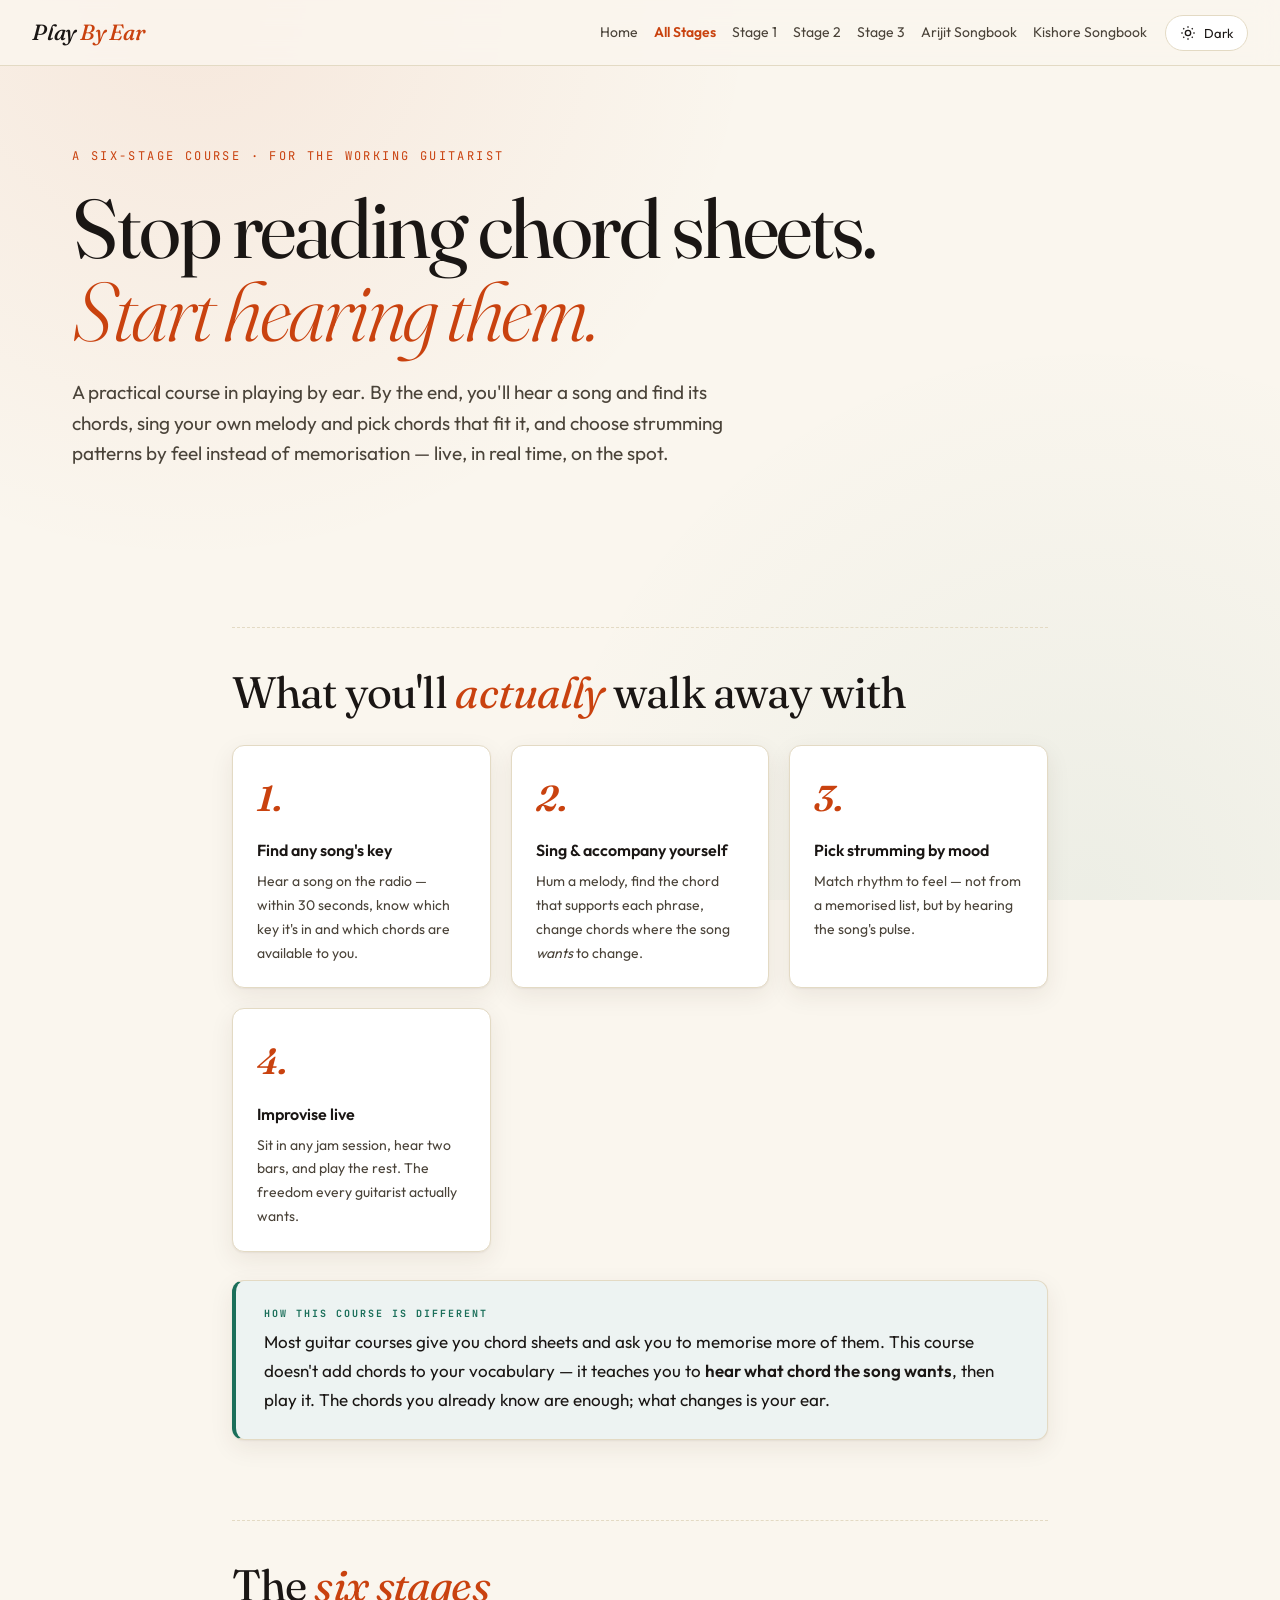
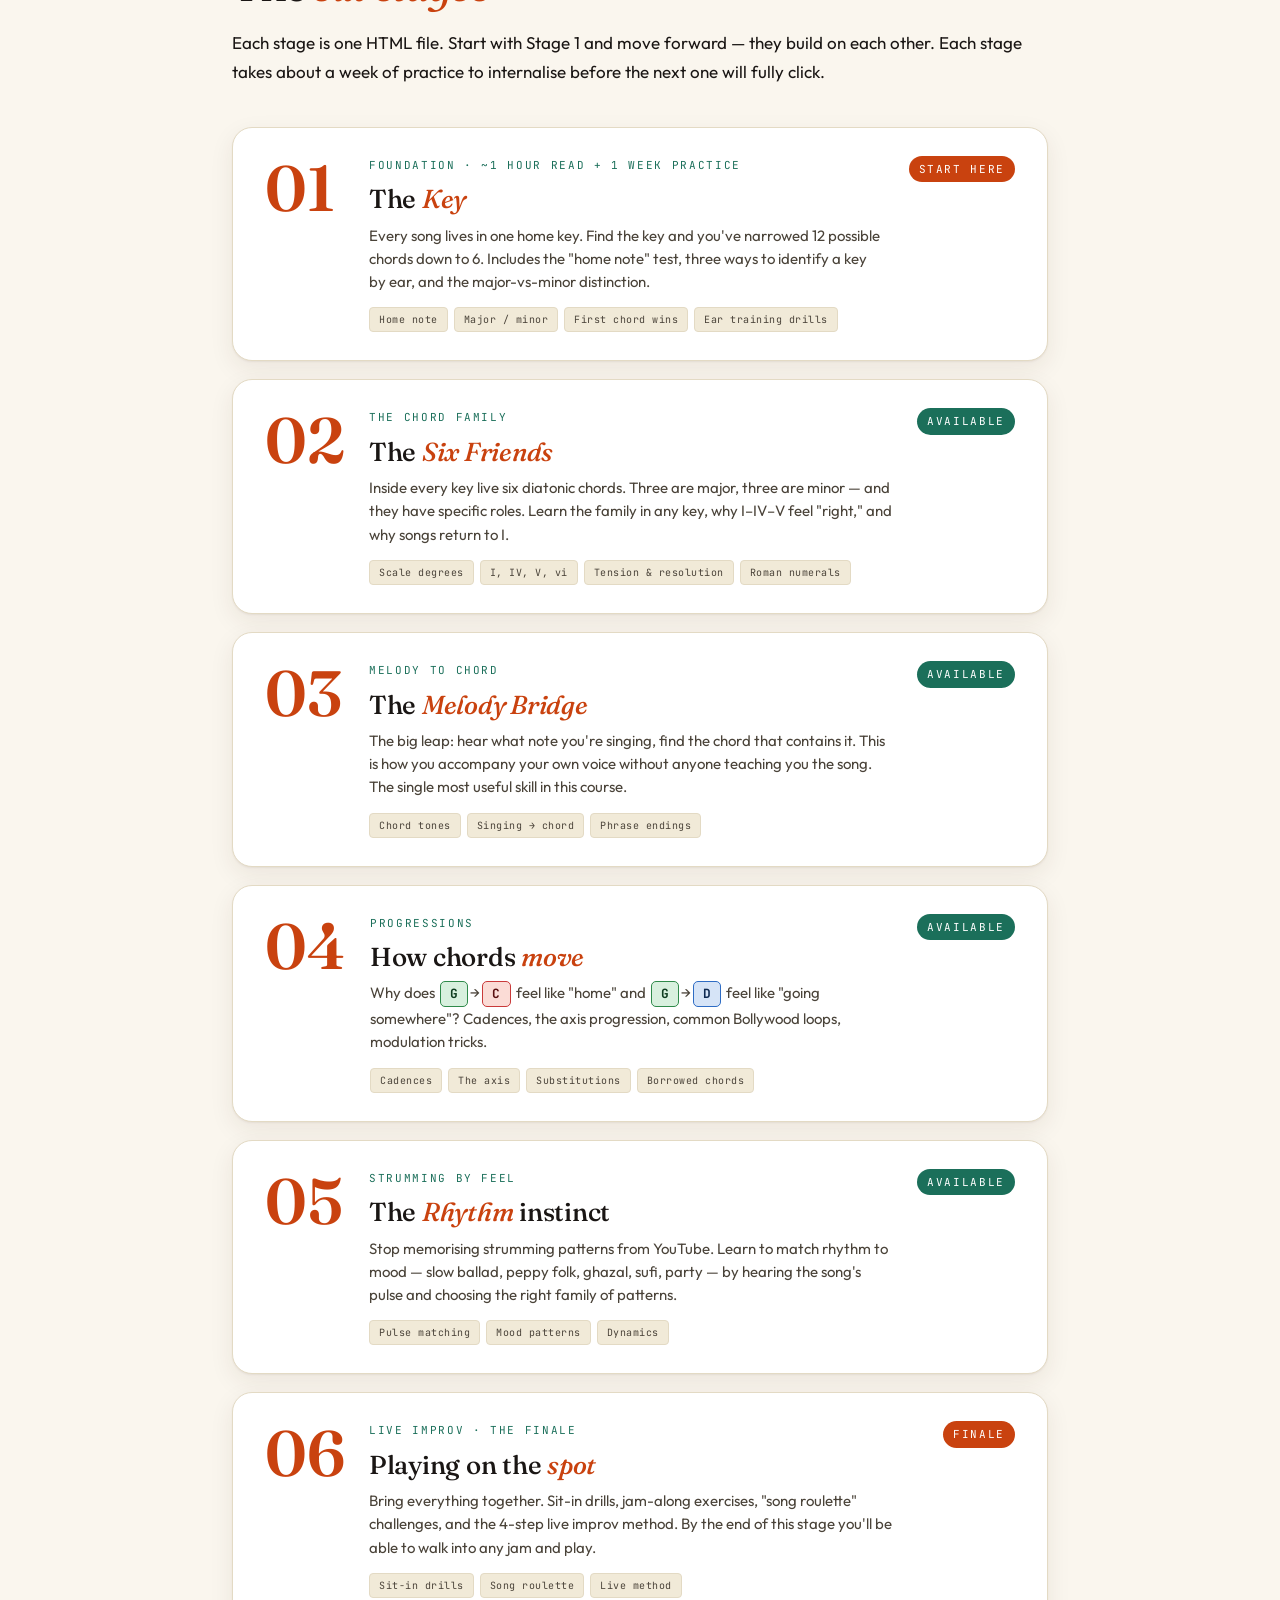
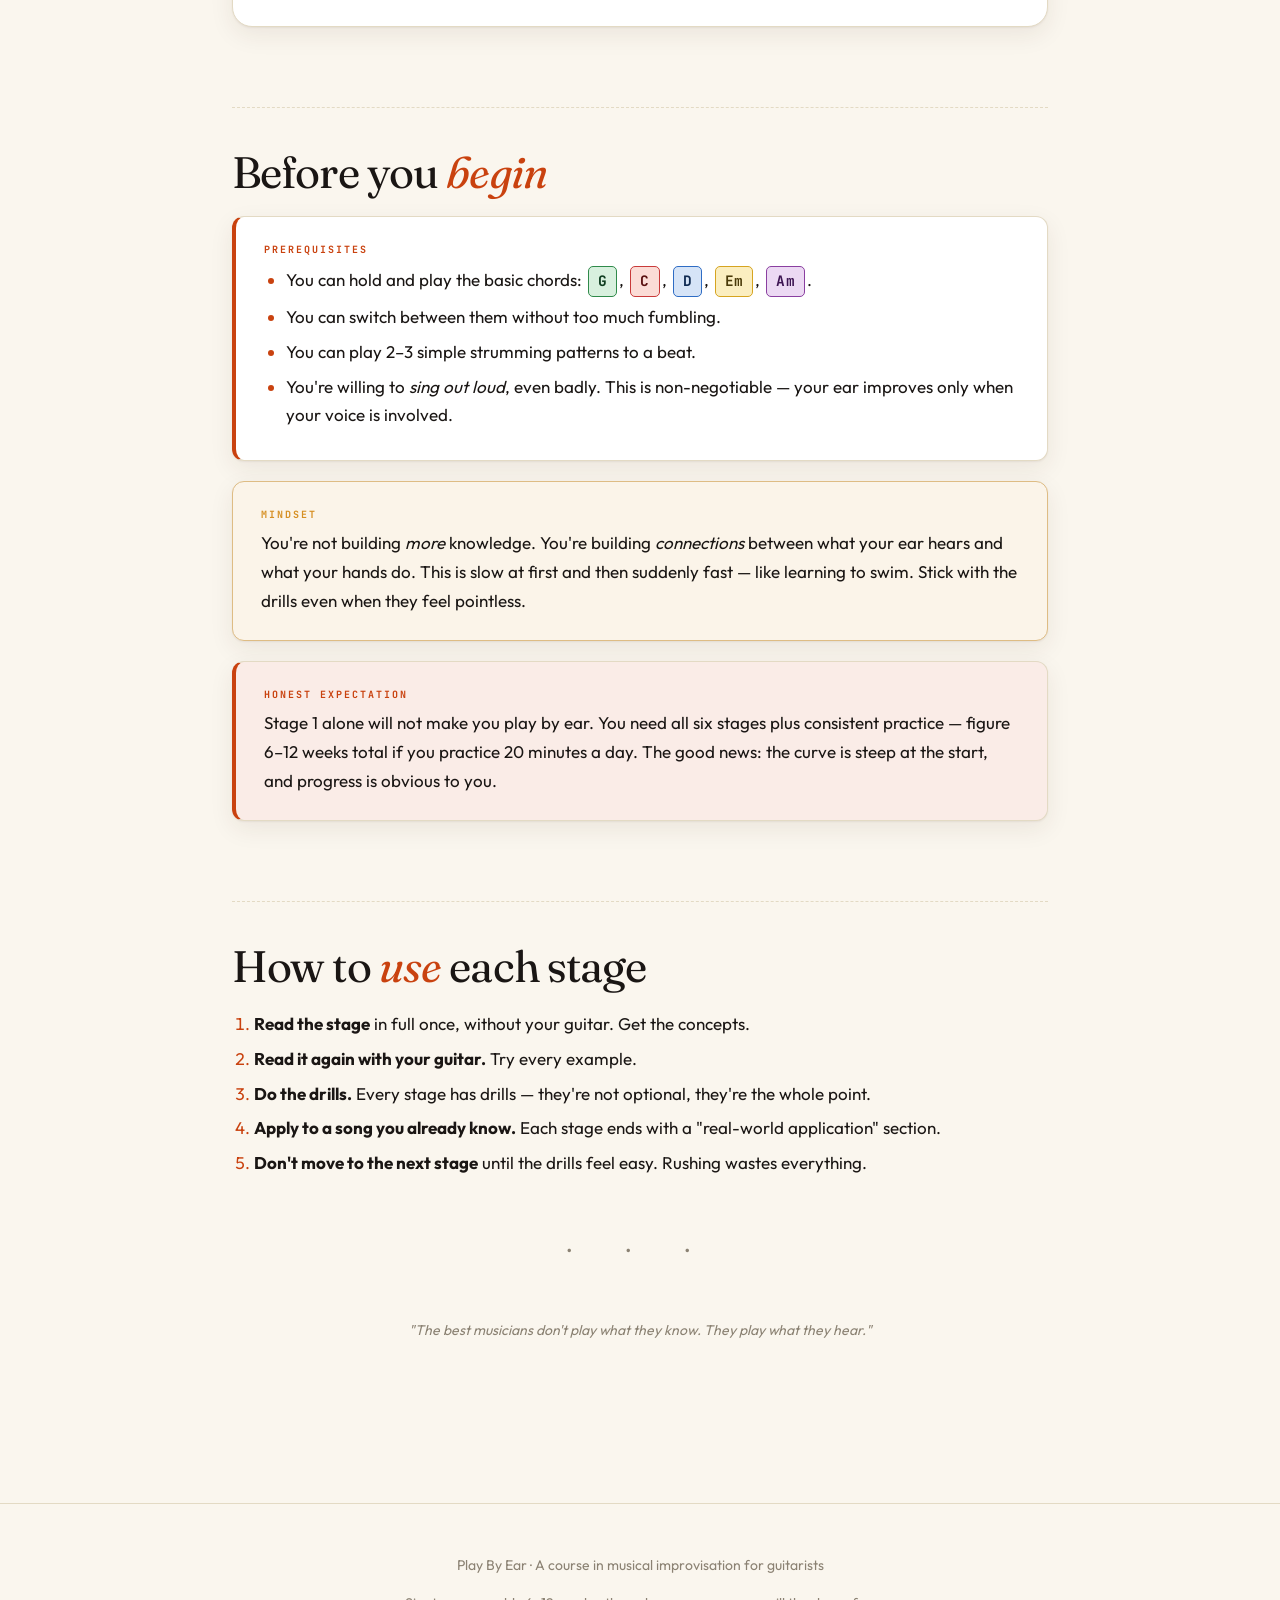
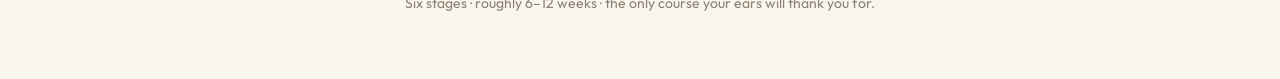
<file: advance_course/advance_course.html>
<!DOCTYPE html>
<html lang="en" data-theme="light">
<head>
<meta charset="UTF-8" />
<meta name="viewport" content="width=device-width, initial-scale=1.0" />
<title>Play By Ear · A Course in Musical Improvisation</title>
<link rel="preconnect" href="https://fonts.googleapis.com" />
<link rel="preconnect" href="https://fonts.gstatic.com" crossorigin />
<link href="https://fonts.googleapis.com/css2?family=Fraunces:ital,wght@0,300..900;1,300..900&family=Outfit:wght@300..800&family=JetBrains+Mono:wght@400..700&display=swap" rel="stylesheet" />
<link rel="stylesheet" href="shared.css" />
<style>
  .stages-grid {
    display: grid; grid-template-columns: 1fr; gap: 18px;
    margin: 40px 0;
  }
  .stage-card {
    display: flex; gap: 24px; align-items: flex-start;
    background: var(--bg-elev);
    border: 1px solid var(--line);
    border-radius: var(--radius-lg);
    padding: 28px 32px;
    text-decoration: none;
    color: inherit;
    transition: all .25s ease;
    box-shadow: var(--shadow);
  }
  .stage-card:hover {
    transform: translateY(-2px);
    border-color: var(--accent);
    box-shadow: var(--shadow-lg);
    color: inherit;
  }
  .stage-card.locked {
    opacity: .55;
    pointer-events: none;
  }
  .stage-card .stage-num {
    font-family: var(--display); font-weight: 600;
    font-size: 64px; line-height: 1;
    color: var(--accent);
    min-width: 80px;
  }
  .stage-card .stage-content { flex: 1; }
  .stage-card .stage-title {
    font-family: var(--display); font-weight: 500;
    font-size: 26px; line-height: 1.2; letter-spacing: -.01em;
    margin: 0 0 6px;
  }
  .stage-card .stage-title em { font-style: italic; color: var(--accent); }
  .stage-card .stage-sub {
    font-family: var(--mono); font-size: 11px; letter-spacing: .15em; text-transform: uppercase;
    color: var(--accent-3); margin-bottom: 10px;
  }
  .stage-card .stage-desc {
    color: var(--ink-soft); font-size: 15px; line-height: 1.55;
    margin: 8px 0 14px;
  }
  .stage-card .stage-skills {
    display: flex; flex-wrap: wrap; gap: 6px;
  }
  .stage-card .skill {
    font-family: var(--mono); font-size: 10px; letter-spacing: .05em;
    background: var(--bg-muted); color: var(--ink-soft);
    padding: 3px 9px; border-radius: 4px;
    border: 1px solid var(--line);
  }
  .stage-card .stage-status {
    font-family: var(--mono); font-size: 11px; letter-spacing: .15em; text-transform: uppercase;
    align-self: flex-start;
    padding: 4px 10px; border-radius: 999px;
    color: white; background: var(--chord-G);
  }
  .stage-card.locked .stage-status {
    background: var(--ink-mute);
  }
  .stage-card.in-progress .stage-status {
    background: var(--accent);
  }

  .approach-grid {
    display: grid; grid-template-columns: repeat(auto-fit, minmax(220px, 1fr));
    gap: 20px;
    margin: 28px 0;
  }
  .approach-card {
    background: var(--bg-elev);
    border: 1px solid var(--line);
    border-radius: var(--radius);
    padding: 22px 24px;
    box-shadow: var(--shadow);
  }
  .approach-card .icon {
    font-family: var(--display); font-style: italic;
    font-size: 36px; color: var(--accent); font-weight: 600;
    margin-bottom: 8px;
  }
  .approach-card h4 {
    margin: 0 0 6px;
    font-family: var(--body); font-style: normal;
    font-weight: 600; font-size: 16px;
  }
  .approach-card p {
    font-size: 14px; color: var(--ink-soft);
    margin: 0;
  }

  @media (max-width: 600px) {
    .stage-card { flex-direction: column; gap: 12px; padding: 22px; }
    .stage-card .stage-num { font-size: 44px; min-width: auto; }
  }
</style>
<link rel="stylesheet" href="../assets/site-shell.css" />
</head>
<body>

<header class="topbar site-header">
  <a class="brand site-brand" href="advance_course.html"><em style="font-style:italic">Play</em> <span>By Ear</span></a>
  <button class="nav-toggle" type="button" aria-label="Open navigation" aria-expanded="false" aria-controls="site-menu">
    <span></span><span></span><span></span>
  </button>
  <div class="site-menu" id="site-menu">
    <nav class="site-nav" aria-label="Primary navigation">
      <a href="../index.html">Home</a>
      <a class="current" href="advance_course.html">All Stages</a>
      <a href="stage-1.html">Stage 1</a>
      <a href="stage-2.html">Stage 2</a>
      <a href="stage-3.html">Stage 3</a>
      <a href="../songbooks/arijit_singh_songbook.html">Arijit Songbook</a>
      <a href="../songbooks/kishore_kumar_songbook.html">Kishore Songbook</a>
    </nav>
    <div class="site-actions">
      <button class="theme-toggle" onclick="toggleTheme()" aria-label="Toggle theme">
        <svg class="icon" viewBox="0 0 24 24" fill="none" stroke="currentColor" stroke-width="2">
          <circle cx="12" cy="12" r="4"/>
          <path d="M12 2v2M12 20v2M4.93 4.93l1.41 1.41M17.66 17.66l1.41 1.41M2 12h2M20 12h2M4.93 19.07l1.41-1.41M17.66 6.34l1.41-1.41"/>
        </svg>
        <span id="theme-label">Dark</span>
      </button>
    </div>
  </div>
</header>

<header class="hero">
  <div class="eyebrow">A six-stage course · for the working guitarist</div>
  <h1>Stop reading chord sheets.<br/><em>Start hearing them.</em></h1>
  <p class="lede">A practical course in playing by ear. By the end, you'll hear a song and find its chords, sing your own melody and pick chords that fit it, and choose strumming patterns by feel instead of memorisation — live, in real time, on the spot.</p>
</header>

<div class="wrap">

<h2>What you'll <em>actually</em> walk away with</h2>
<div class="approach-grid">
  <div class="approach-card">
    <div class="icon">1.</div>
    <h4>Find any song's key</h4>
    <p>Hear a song on the radio — within 30 seconds, know which key it's in and which chords are available to you.</p>
  </div>
  <div class="approach-card">
    <div class="icon">2.</div>
    <h4>Sing & accompany yourself</h4>
    <p>Hum a melody, find the chord that supports each phrase, change chords where the song <em>wants</em> to change.</p>
  </div>
  <div class="approach-card">
    <div class="icon">3.</div>
    <h4>Pick strumming by mood</h4>
    <p>Match rhythm to feel — not from a memorised list, but by hearing the song's pulse.</p>
  </div>
  <div class="approach-card">
    <div class="icon">4.</div>
    <h4>Improvise live</h4>
    <p>Sit in any jam session, hear two bars, and play the rest. The freedom every guitarist actually wants.</p>
  </div>
</div>

<div class="card teal">
  <div class="card-label">How this course is different</div>
  <p style="margin:0">Most guitar courses give you chord sheets and ask you to memorise more of them. This course doesn't add chords to your vocabulary — it teaches you to <strong>hear what chord the song wants</strong>, then play it. The chords you already know are enough; what changes is your ear.</p>
</div>

<h2>The <em>six stages</em></h2>
<p>Each stage is one HTML file. Start with Stage 1 and move forward — they build on each other. Each stage takes about a week of practice to internalise before the next one will fully click.</p>

<div class="stages-grid">

  <a class="stage-card in-progress" href="stage-1.html">
    <div class="stage-num">01</div>
    <div class="stage-content">
      <div class="stage-sub">Foundation · ~1 hour read + 1 week practice</div>
      <h3 class="stage-title">The <em>Key</em></h3>
      <p class="stage-desc">Every song lives in one home key. Find the key and you've narrowed 12 possible chords down to 6. Includes the "home note" test, three ways to identify a key by ear, and the major-vs-minor distinction.</p>
      <div class="stage-skills">
        <span class="skill">Home note</span>
        <span class="skill">Major / minor</span>
        <span class="skill">First chord wins</span>
        <span class="skill">Ear training drills</span>
      </div>
    </div>
    <span class="stage-status">Start here</span>
  </a>

  <a class="stage-card" href="stage-2.html">
    <div class="stage-num">02</div>
    <div class="stage-content">
      <div class="stage-sub">The chord family</div>
      <h3 class="stage-title">The <em>Six Friends</em></h3>
      <p class="stage-desc">Inside every key live six diatonic chords. Three are major, three are minor — and they have specific roles. Learn the family in any key, why I–IV–V feel "right," and why songs return to I.</p>
      <div class="stage-skills">
        <span class="skill">Scale degrees</span>
        <span class="skill">I, IV, V, vi</span>
        <span class="skill">Tension & resolution</span>
        <span class="skill">Roman numerals</span>
      </div>
    </div>
    <span class="stage-status" style="background: var(--accent-3)">Available</span>
  </a>

  <a class="stage-card" href="stage-3.html">
    <div class="stage-num">03</div>
    <div class="stage-content">
      <div class="stage-sub">Melody to chord</div>
      <h3 class="stage-title">The <em>Melody Bridge</em></h3>
      <p class="stage-desc">The big leap: hear what note you're singing, find the chord that contains it. This is how you accompany your own voice without anyone teaching you the song. The single most useful skill in this course.</p>
      <div class="stage-skills">
        <span class="skill">Chord tones</span>
        <span class="skill">Singing → chord</span>
        <span class="skill">Phrase endings</span>
      </div>
    </div>
    <span class="stage-status" style="background: var(--accent-3)">Available</span>
  </a>

  <a class="stage-card" href="stage-4.html">
    <div class="stage-num">04</div>
    <div class="stage-content">
      <div class="stage-sub">Progressions</div>
      <h3 class="stage-title">How chords <em>move</em></h3>
      <p class="stage-desc">Why does <span class="chord G">G</span>→<span class="chord C">C</span> feel like "home" and <span class="chord G">G</span>→<span class="chord D">D</span> feel like "going somewhere"? Cadences, the axis progression, common Bollywood loops, modulation tricks.</p>
      <div class="stage-skills">
        <span class="skill">Cadences</span>
        <span class="skill">The axis</span>
        <span class="skill">Substitutions</span>
        <span class="skill">Borrowed chords</span>
      </div>
    </div>
    <span class="stage-status" style="background: var(--accent-3)">Available</span>
  </a>

  <a class="stage-card" href="stage-5.html">
    <div class="stage-num">05</div>
    <div class="stage-content">
      <div class="stage-sub">Strumming by feel</div>
      <h3 class="stage-title">The <em>Rhythm</em> instinct</h3>
      <p class="stage-desc">Stop memorising strumming patterns from YouTube. Learn to match rhythm to mood — slow ballad, peppy folk, ghazal, sufi, party — by hearing the song's pulse and choosing the right family of patterns.</p>
      <div class="stage-skills">
        <span class="skill">Pulse matching</span>
        <span class="skill">Mood patterns</span>
        <span class="skill">Dynamics</span>
      </div>
    </div>
    <span class="stage-status" style="background: var(--accent-3)">Available</span>
  </a>

  <a class="stage-card" href="stage-6.html">
    <div class="stage-num">06</div>
    <div class="stage-content">
      <div class="stage-sub">Live improv · the finale</div>
      <h3 class="stage-title">Playing on the <em>spot</em></h3>
      <p class="stage-desc">Bring everything together. Sit-in drills, jam-along exercises, "song roulette" challenges, and the 4-step live improv method. By the end of this stage you'll be able to walk into any jam and play.</p>
      <div class="stage-skills">
        <span class="skill">Sit-in drills</span>
        <span class="skill">Song roulette</span>
        <span class="skill">Live method</span>
      </div>
    </div>
    <span class="stage-status" style="background: var(--accent)">Finale</span>
  </a>

</div>

<h2>Before you <em>begin</em></h2>

<div class="card accent">
  <div class="card-label">Prerequisites</div>
  <ul style="margin: 8px 0 0">
    <li>You can hold and play the basic chords: <span class="chord G">G</span>, <span class="chord C">C</span>, <span class="chord D">D</span>, <span class="chord Em">Em</span>, <span class="chord Am">Am</span>.</li>
    <li>You can switch between them without too much fumbling.</li>
    <li>You can play 2–3 simple strumming patterns to a beat.</li>
    <li>You're willing to <em>sing out loud</em>, even badly. This is non-negotiable — your ear improves only when your voice is involved.</li>
  </ul>
</div>

<div class="card tip">
  <div class="card-label">Mindset</div>
  <p style="margin:0">You're not building <em>more</em> knowledge. You're building <em>connections</em> between what your ear hears and what your hands do. This is slow at first and then suddenly fast — like learning to swim. Stick with the drills even when they feel pointless.</p>
</div>

<div class="card warn">
  <div class="card-label">Honest expectation</div>
  <p style="margin:0">Stage 1 alone will not make you play by ear. You need all six stages plus consistent practice — figure 6–12 weeks total if you practice 20 minutes a day. The good news: the curve is steep at the start, and progress is obvious to you.</p>
</div>

<h2>How to <em>use</em> each stage</h2>
<ol>
  <li><strong>Read the stage</strong> in full once, without your guitar. Get the concepts.</li>
  <li><strong>Read it again with your guitar.</strong> Try every example.</li>
  <li><strong>Do the drills.</strong> Every stage has drills — they're not optional, they're the whole point.</li>
  <li><strong>Apply to a song you already know.</strong> Each stage ends with a "real-world application" section.</li>
  <li><strong>Don't move to the next stage</strong> until the drills feel easy. Rushing wastes everything.</li>
</ol>

<div class="deco-divider">· · ·</div>

<p style="text-align:center; color:var(--ink-mute); font-size:14px; font-style:italic; max-width:540px; margin:0 auto">
"The best musicians don't play what they know. They play what they hear."
</p>

</div><!-- /wrap -->

<footer>
  <p>Play By Ear · A course in musical improvisation for guitarists</p>
  <p style="margin-top: 4px;">Six stages · roughly 6–12 weeks · the only course your ears will thank you for.</p>
</footer>

<script src="../assets/site.js"></script>
</body>
</html>
</file>
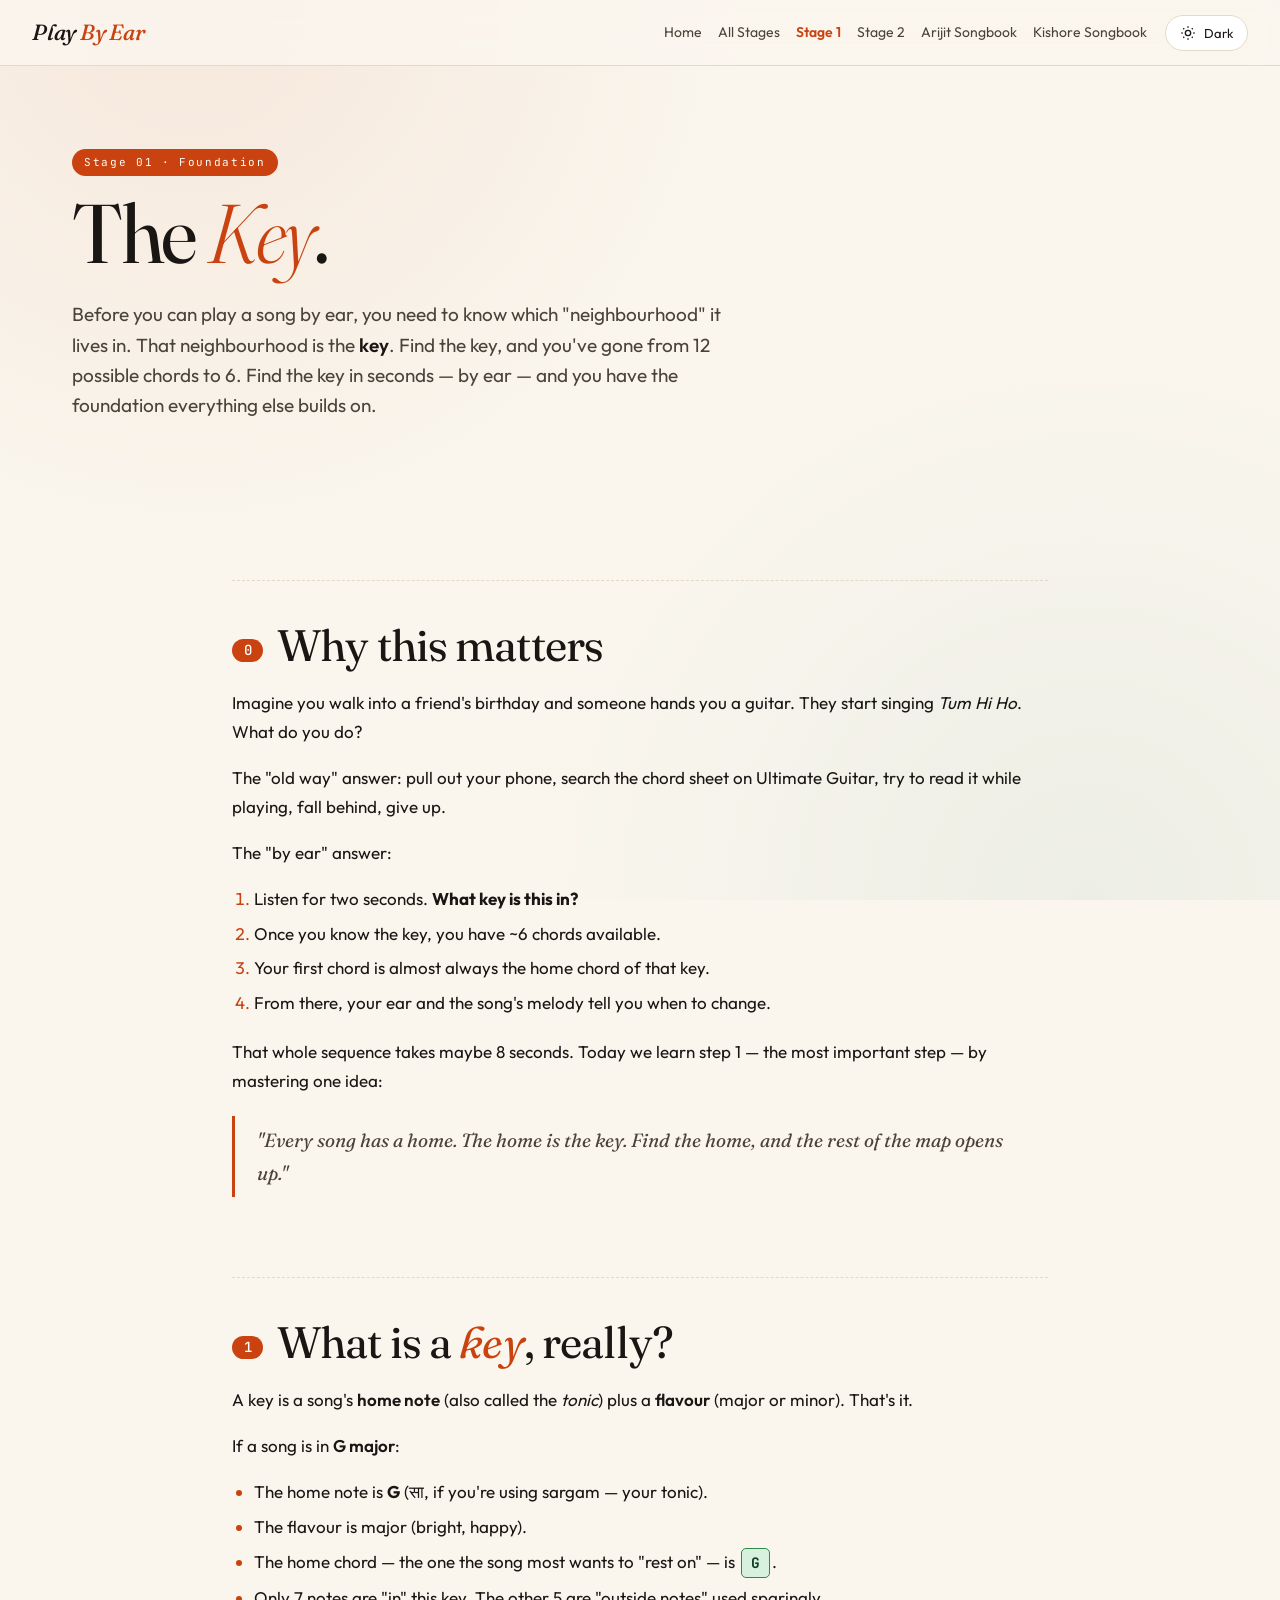
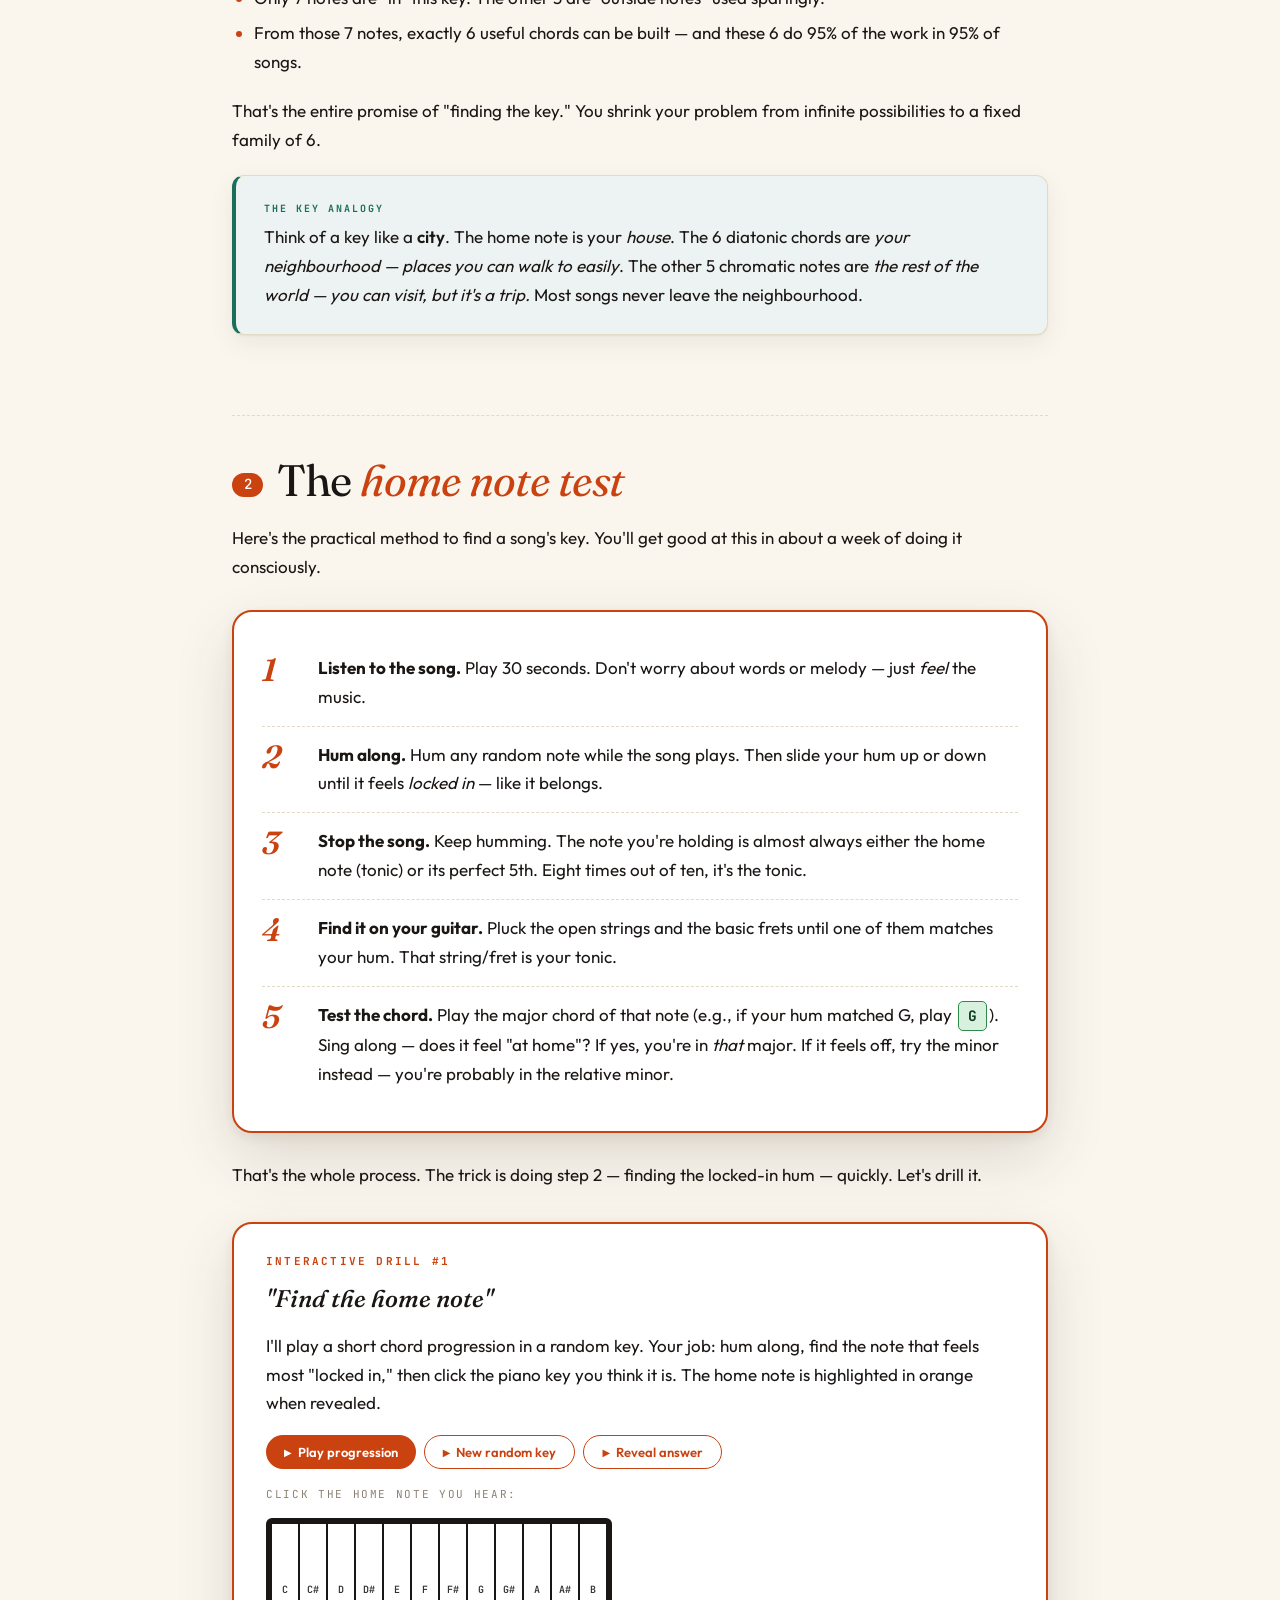
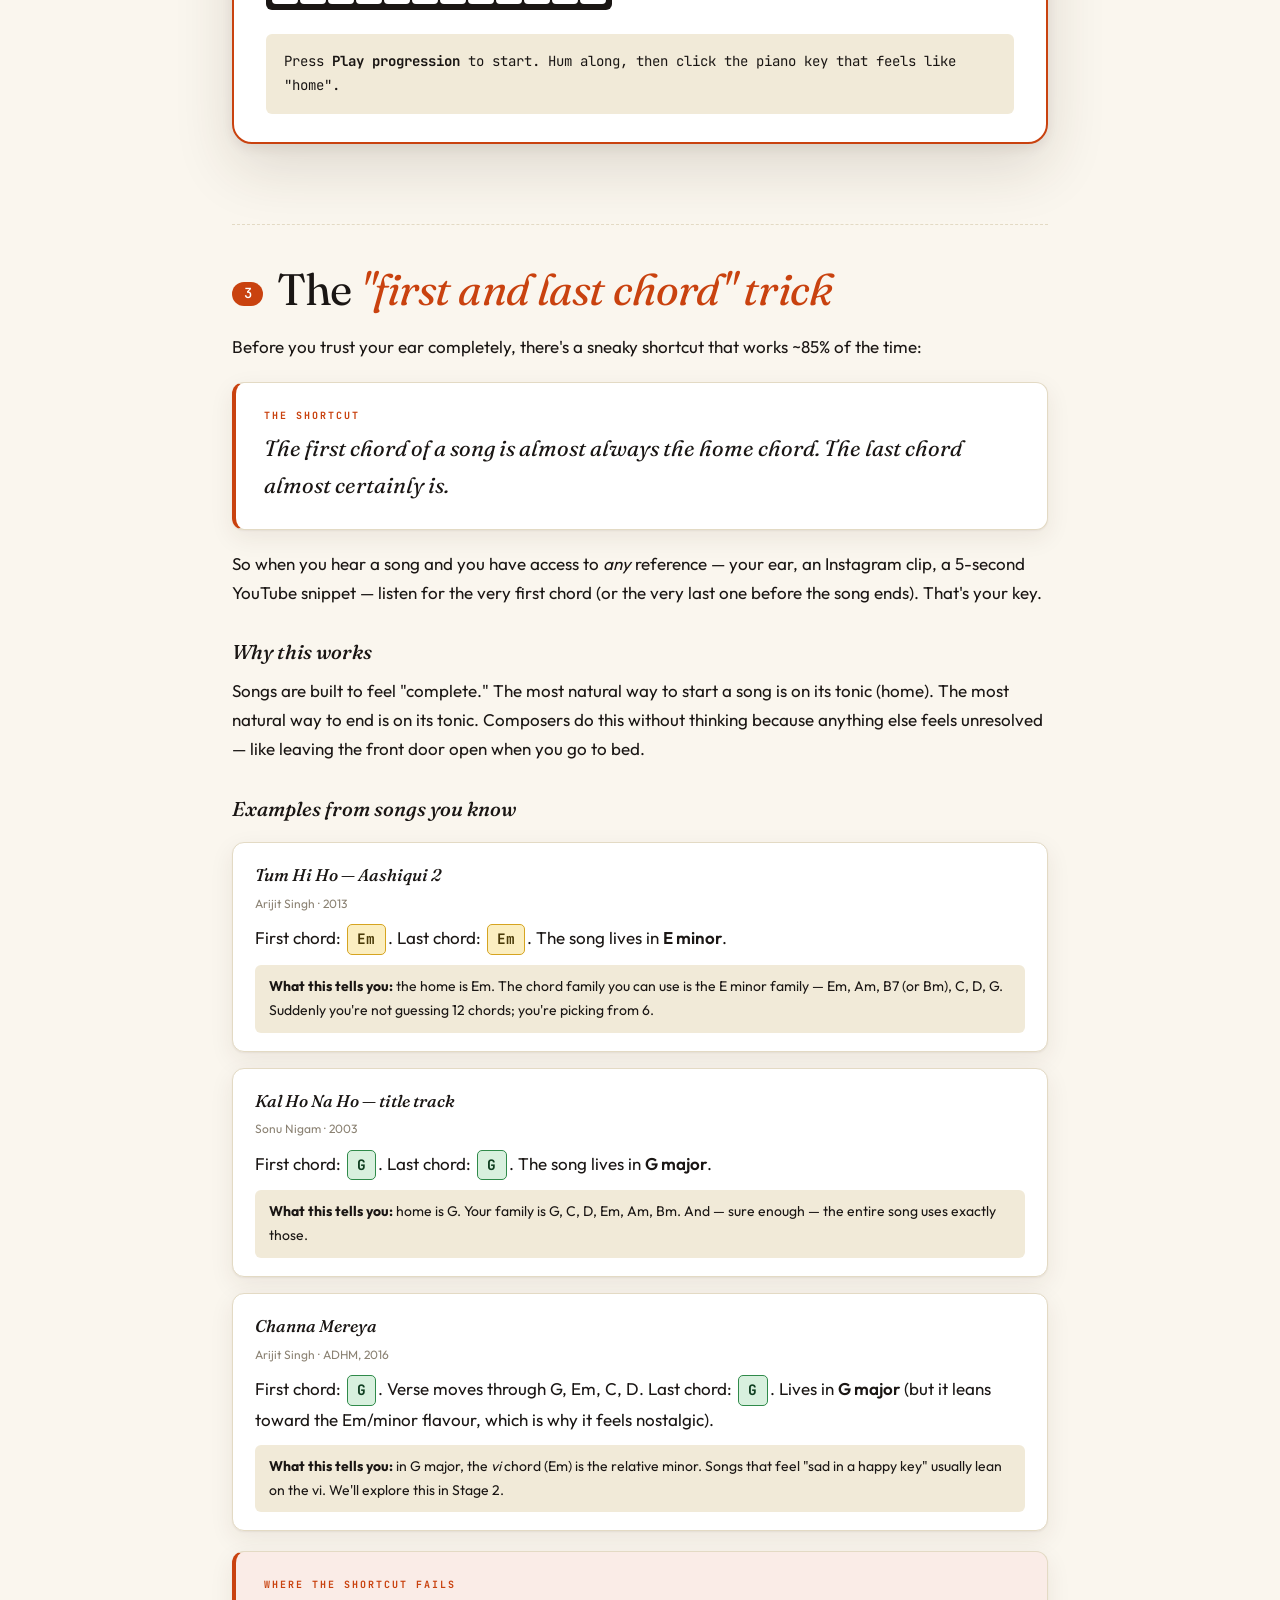
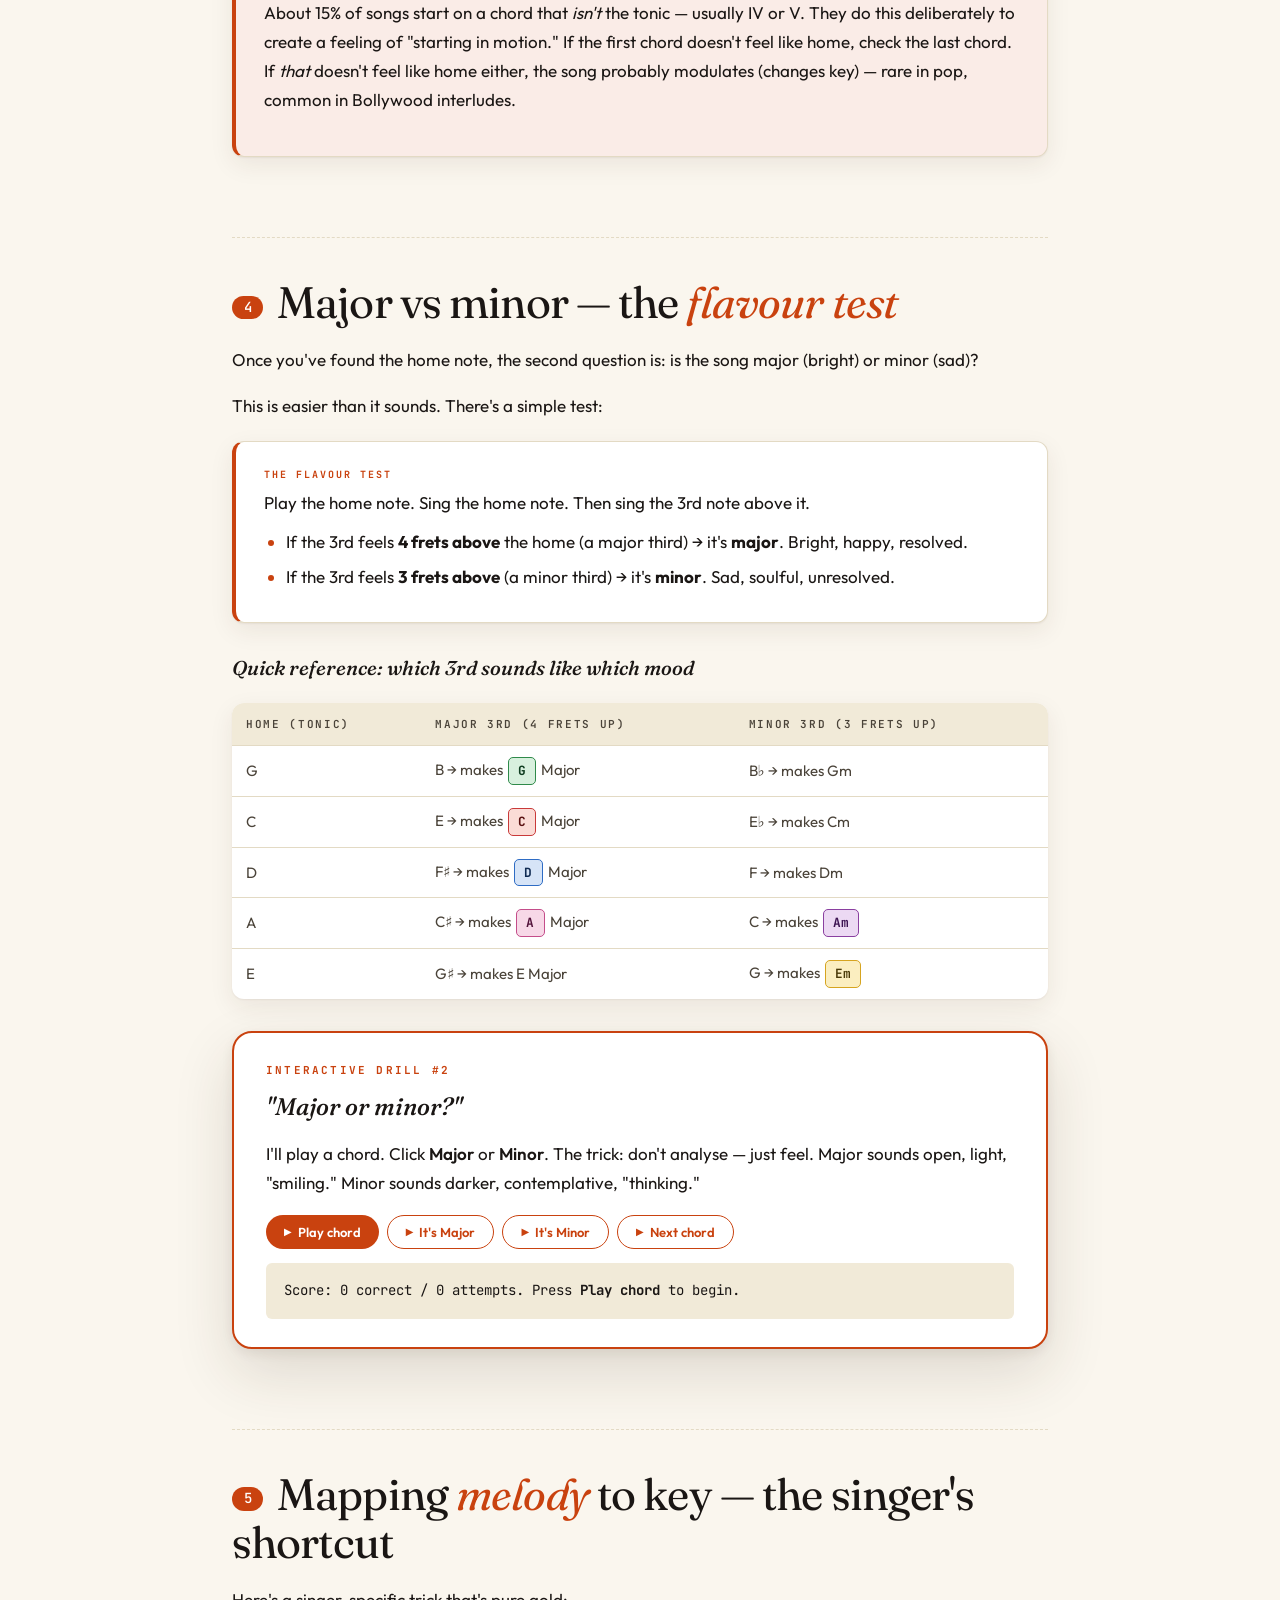
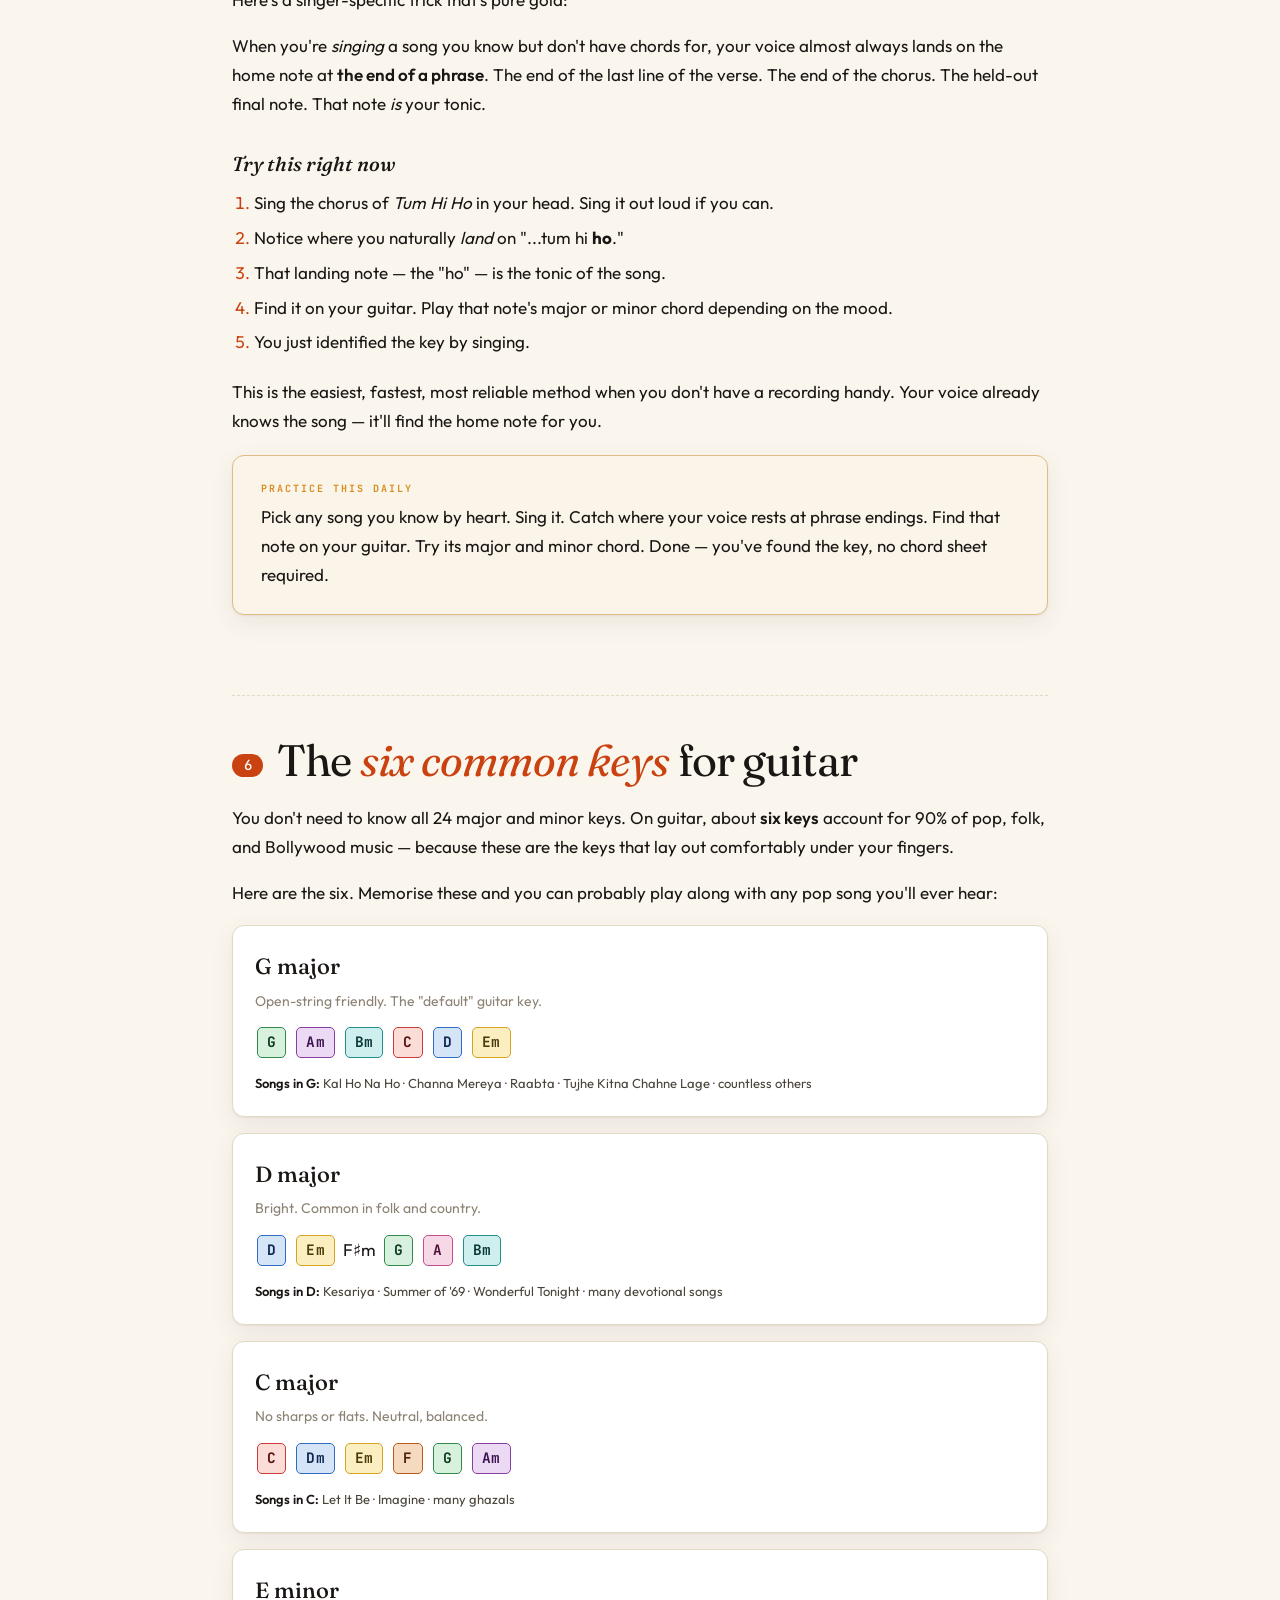
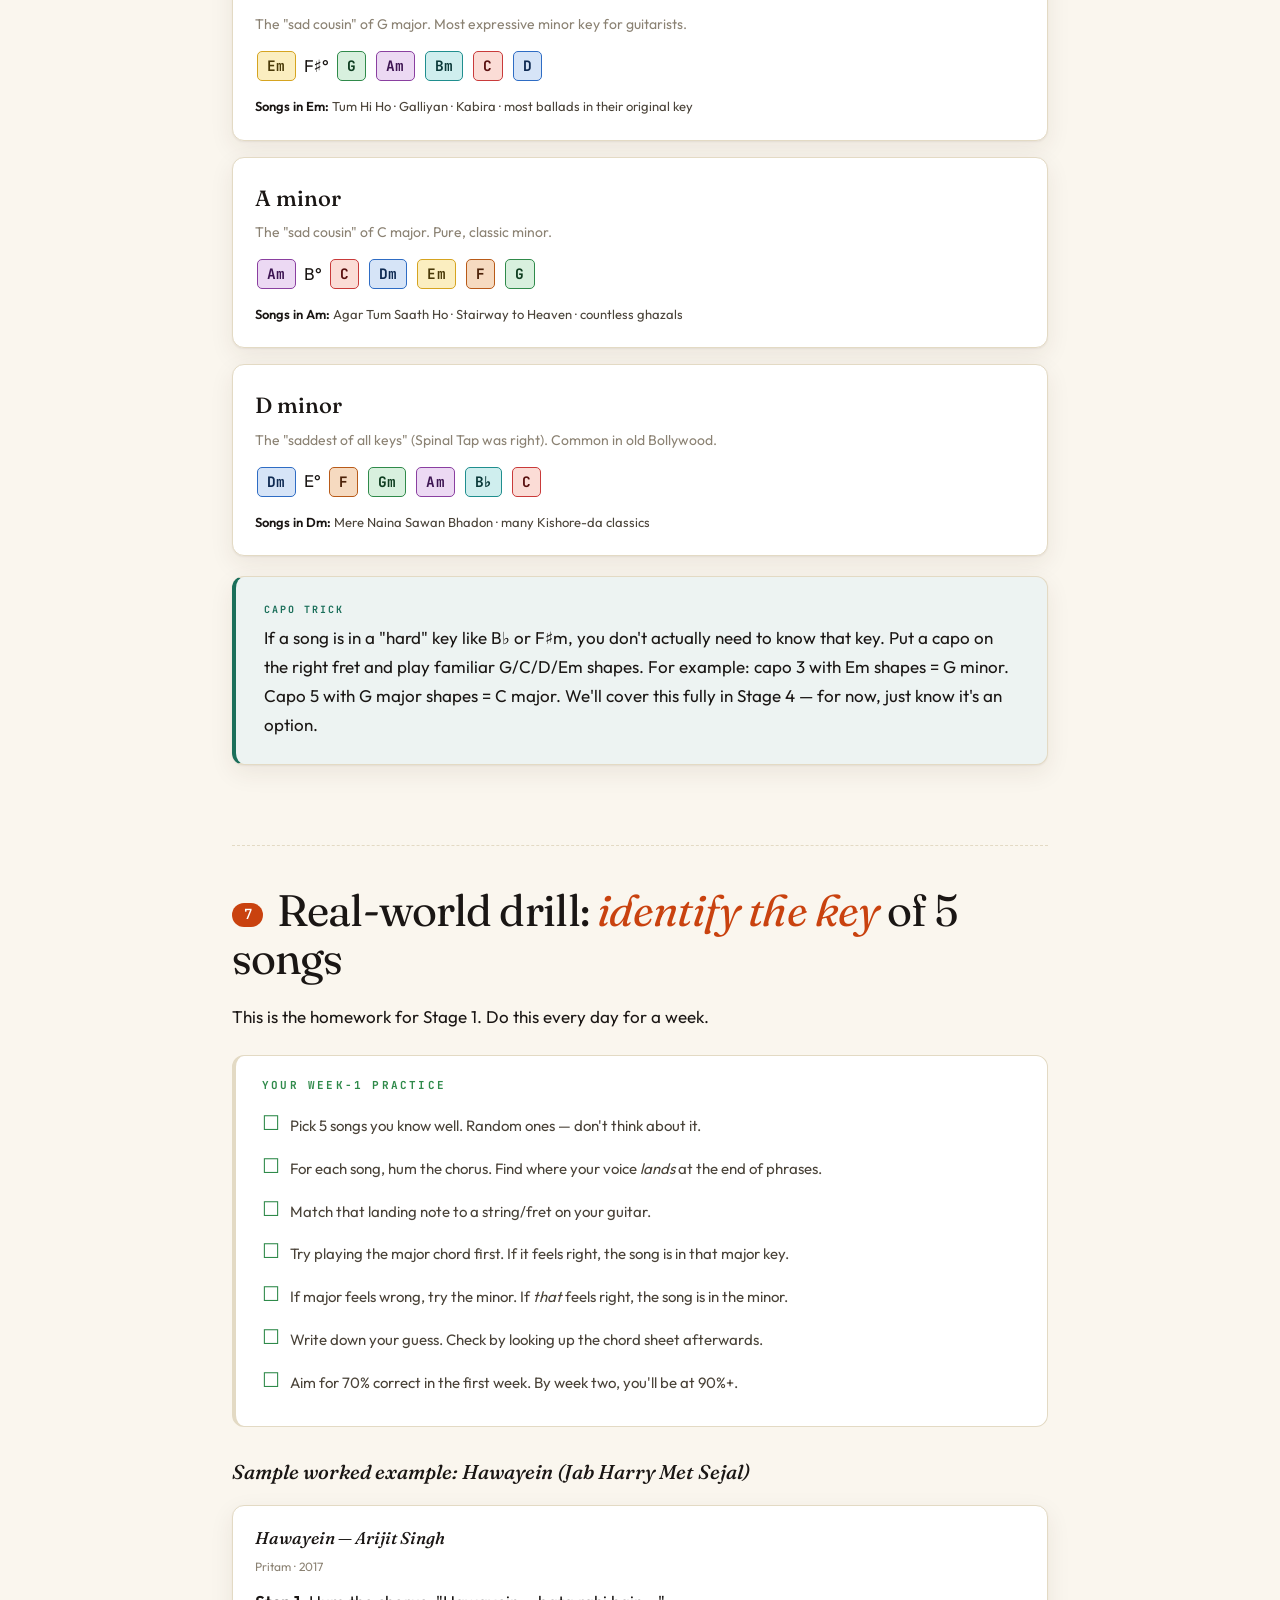
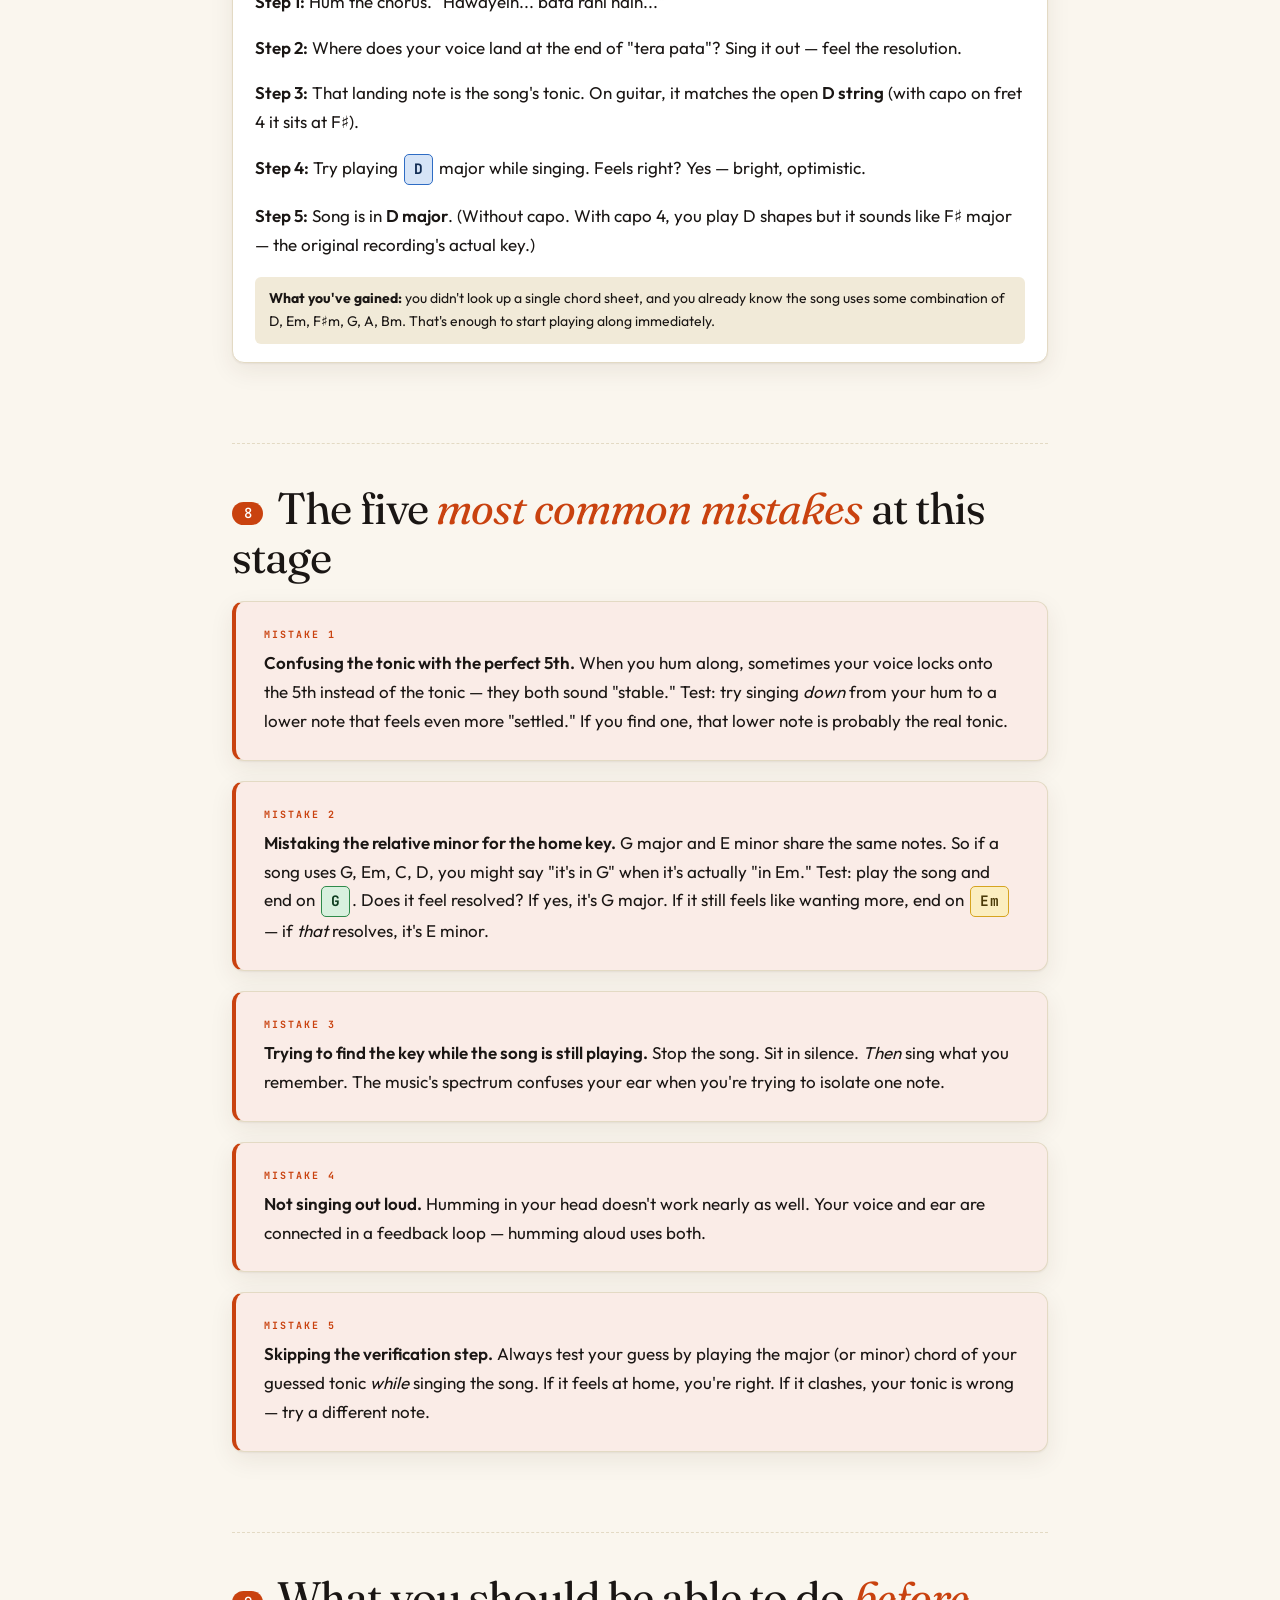
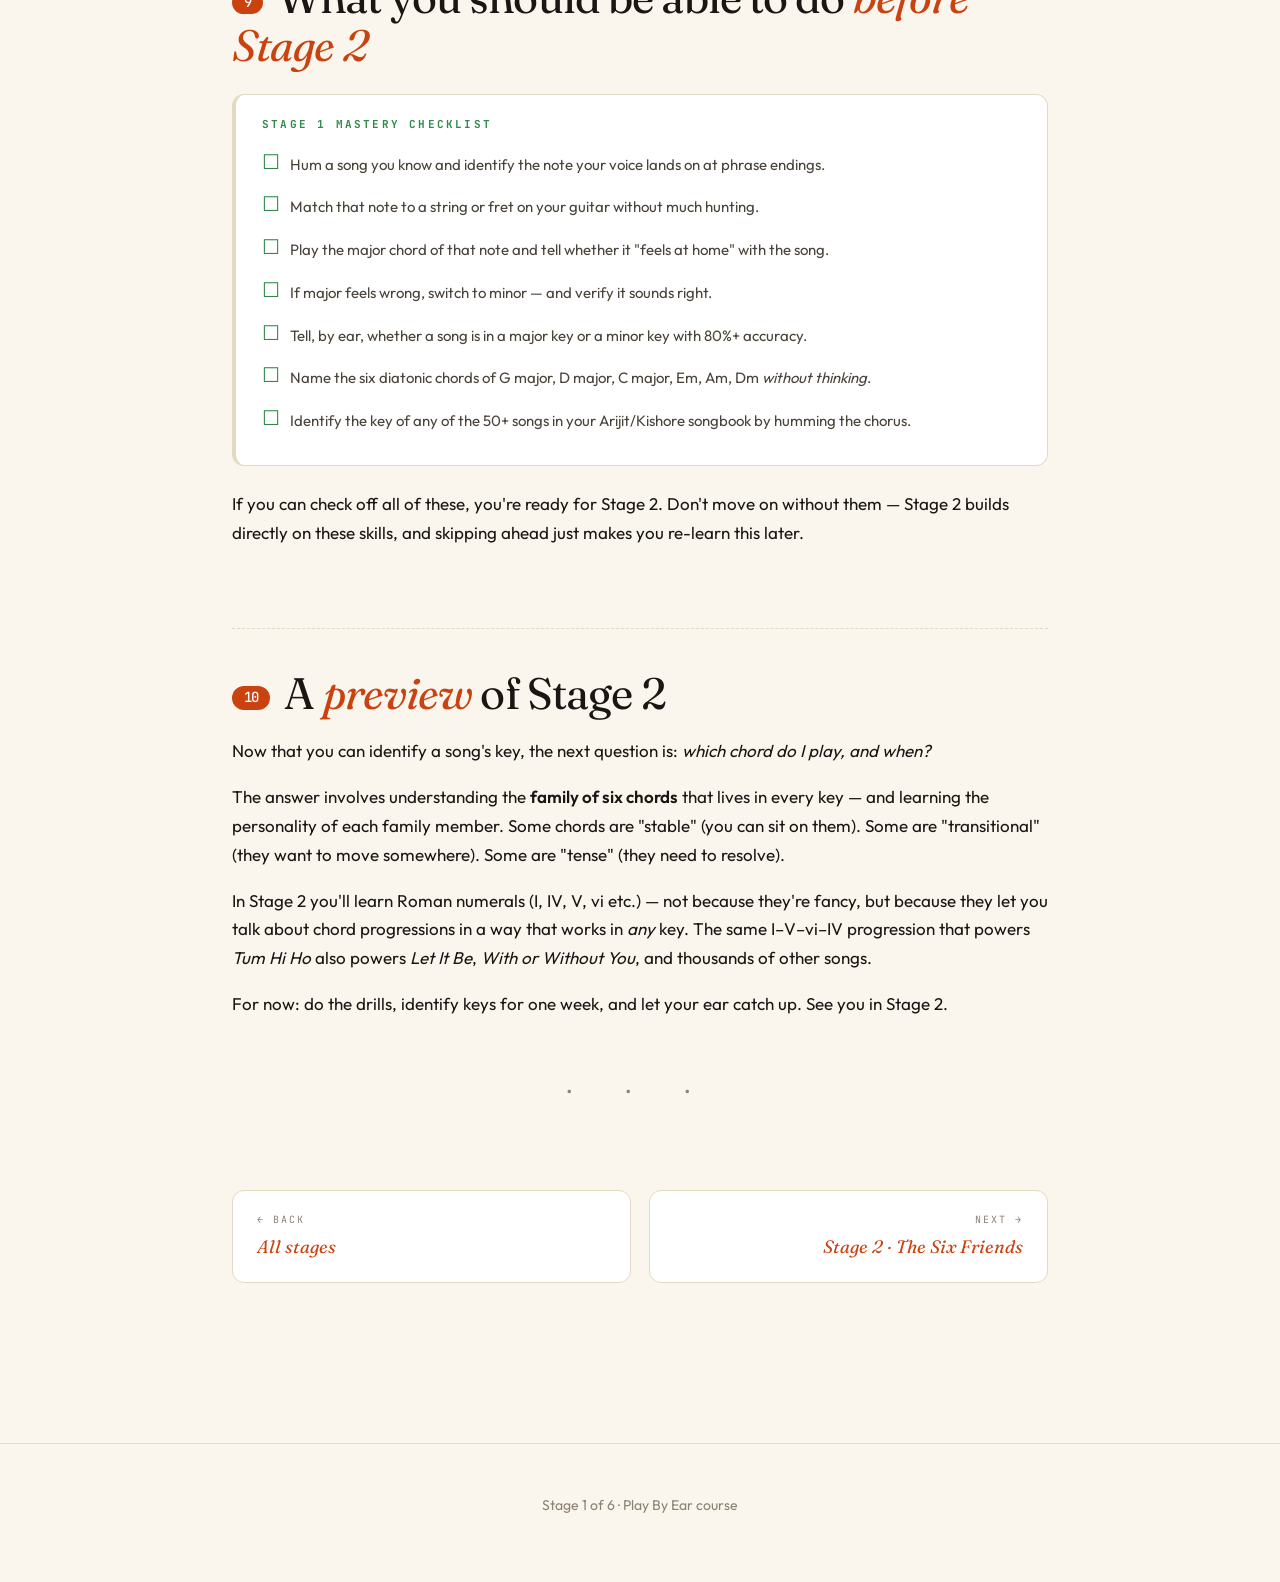
<file: advance_course/stage-1.html>
<!DOCTYPE html>
<html lang="en" data-theme="light">
<head>
<meta charset="UTF-8" />
<meta name="viewport" content="width=device-width, initial-scale=1.0" />
<title>Stage 1 · The Key — Play By Ear</title>
<link rel="preconnect" href="https://fonts.googleapis.com" />
<link rel="preconnect" href="https://fonts.gstatic.com" crossorigin />
<link href="https://fonts.googleapis.com/css2?family=Fraunces:ital,wght@0,300..900;1,300..900&family=Outfit:wght@300..800&family=JetBrains+Mono:wght@400..700&display=swap" rel="stylesheet" />
<link rel="stylesheet" href="shared.css" />
<style>
  .home-test {
    background: var(--bg-elev);
    border: 2px solid var(--accent);
    border-radius: var(--radius-lg);
    padding: 28px;
    margin: 28px 0;
    box-shadow: var(--shadow-lg);
  }
  .home-test .test-step {
    display: flex; gap: 16px; align-items: flex-start;
    padding: 14px 0;
    border-bottom: 1px dashed var(--line);
  }
  .home-test .test-step:last-child { border-bottom: 0; }
  .home-test .step-num {
    font-family: var(--display); font-style: italic; font-weight: 600;
    font-size: 32px; color: var(--accent); line-height: 1;
    min-width: 40px;
  }
  .home-test .step-body { flex: 1; }
  .home-test .step-body strong { color: var(--ink); }

  .piano-key-row {
    display: inline-flex; gap: 2px;
    background: var(--ink); padding: 6px; border-radius: 6px;
    margin: 8px 0;
  }
  .piano-key {
    width: 26px; height: 80px;
    background: white; color: #333;
    border-radius: 0 0 4px 4px;
    font-family: var(--mono); font-size: 10px; font-weight: 600;
    display: flex; align-items: flex-end; justify-content: center;
    padding-bottom: 6px;
    cursor: pointer;
    user-select: none;
    transition: background .1s;
  }
  .piano-key.tonic { background: var(--accent); color: white; }
  .piano-key:hover { background: var(--accent-2); }
  .piano-key.playing { background: var(--accent-2); }

  .play-button-row {
    display: flex; gap: 8px; flex-wrap: wrap; margin: 12px 0;
  }
  .play-btn {
    background: var(--accent); color: white;
    border: none; padding: 8px 18px; border-radius: 999px;
    font-family: var(--body); font-weight: 600; font-size: 13px;
    cursor: pointer;
    display: inline-flex; align-items: center; gap: 6px;
    transition: all .15s ease;
  }
  .play-btn:hover { background: var(--accent-2); color: var(--ink); transform: translateY(-1px); }
  .play-btn.outline {
    background: transparent; color: var(--accent);
    border: 1.5px solid var(--accent);
  }
  .play-btn.outline:hover { background: var(--accent); color: white; }
  .play-btn::before {
    content: "▶"; font-size: 10px;
  }
  .play-btn.stop::before { content: "■"; }

  .key-card {
    background: var(--bg-elev);
    border: 1px solid var(--line);
    border-radius: var(--radius);
    padding: 22px;
    margin: 16px 0;
    box-shadow: var(--shadow);
  }
  .key-card .key-title {
    font-family: var(--display); font-weight: 500;
    font-size: 22px; margin: 0 0 4px;
  }
  .key-card .key-chords {
    display: flex; flex-wrap: wrap; gap: 6px; align-items: center;
    margin: 14px 0;
  }
  .key-card .key-chords .deg-num {
    font-family: var(--display); font-style: italic;
    color: var(--ink-mute); font-size: 13px;
    min-width: 16px;
  }

  .song-example {
    background: var(--bg-elev);
    border: 1px solid var(--line);
    border-radius: var(--radius);
    padding: 18px 22px;
    margin: 16px 0;
    box-shadow: var(--shadow);
  }
  .song-example .song-name {
    font-family: var(--display); font-style: italic; font-weight: 500;
    font-size: 17px; margin-bottom: 4px;
  }
  .song-example .song-meta {
    font-size: 12px; color: var(--ink-mute);
    margin-bottom: 10px;
  }
  .song-example .analysis {
    background: var(--bg-muted);
    padding: 10px 14px; border-radius: var(--radius-s);
    font-size: 14px;
    margin-top: 10px;
  }

  .checklist {
    background: var(--bg-elev);
    border-left: 4px solid var(--chord-G);
    border: 1px solid var(--line);
    border-left-width: 4px;
    border-radius: var(--radius);
    padding: 20px 26px;
    margin: 24px 0;
  }
  .checklist h4 {
    margin: 0 0 12px; font-style: normal; color: var(--chord-G);
    font-family: var(--mono); font-size: 11px; letter-spacing: .2em; text-transform: uppercase;
    font-weight: 700;
  }
  .checklist ul { padding-left: 0; list-style: none; margin: 0; }
  .checklist li {
    padding: 6px 0 6px 28px;
    position: relative;
    color: var(--ink-soft);
    font-size: 15px;
  }
  .checklist li::before {
    content: "☐";
    position: absolute; left: 0;
    color: var(--chord-G); font-size: 20px;
    line-height: 1;
  }

  /* Inline tiny "play this note" button */
  .note-play {
    display: inline-flex; align-items: center; justify-content: center;
    width: 22px; height: 22px;
    background: var(--bg-muted); color: var(--accent);
    border: 1px solid var(--line);
    border-radius: 50%;
    font-size: 10px; cursor: pointer;
    margin: 0 4px;
    transition: all .15s;
  }
  .note-play:hover { background: var(--accent); color: white; transform: scale(1.1); }
</style>
<link rel="stylesheet" href="../assets/site-shell.css" />
</head>
<body>

<header class="topbar site-header">
  <a class="brand site-brand" href="advance_course.html"><em style="font-style:italic">Play</em> <span>By Ear</span></a>
  <button class="nav-toggle" type="button" aria-label="Open navigation" aria-expanded="false" aria-controls="site-menu">
    <span></span><span></span><span></span>
  </button>
  <div class="site-menu" id="site-menu">
    <nav class="site-nav" aria-label="Primary navigation">
      <a href="../index.html">Home</a>
      <a href="advance_course.html">All Stages</a>
      <a class="current" href="stage-1.html">Stage 1</a>
      <a href="stage-2.html">Stage 2</a>
      <a href="../songbooks/arijit_singh_songbook.html">Arijit Songbook</a>
      <a href="../songbooks/kishore_kumar_songbook.html">Kishore Songbook</a>
    </nav>
    <div class="site-actions">
      <button class="theme-toggle" onclick="toggleTheme()" aria-label="Toggle theme">
        <svg class="icon" viewBox="0 0 24 24" fill="none" stroke="currentColor" stroke-width="2">
          <circle cx="12" cy="12" r="4"/>
          <path d="M12 2v2M12 20v2M4.93 4.93l1.41 1.41M17.66 17.66l1.41 1.41M2 12h2M20 12h2M4.93 19.07l1.41-1.41M17.66 6.34l1.41-1.41"/>
        </svg>
        <span id="theme-label">Dark</span>
      </button>
    </div>
  </div>
</header>

<header class="hero">
  <div class="stage-pill">Stage 01 · Foundation</div>
  <h1>The <em>Key</em>.</h1>
  <p class="lede">Before you can play a song by ear, you need to know which "neighbourhood" it lives in. That neighbourhood is the <strong>key</strong>. Find the key, and you've gone from 12 possible chords to 6. Find the key in seconds — by ear — and you have the foundation everything else builds on.</p>
</header>

<div class="wrap">

<h2><span class="num">0</span>Why this matters</h2>

<p>Imagine you walk into a friend's birthday and someone hands you a guitar. They start singing <em>Tum Hi Ho</em>. What do you do?</p>

<p>The "old way" answer: pull out your phone, search the chord sheet on Ultimate Guitar, try to read it while playing, fall behind, give up.</p>

<p>The "by ear" answer:</p>

<ol>
  <li>Listen for two seconds. <strong>What key is this in?</strong></li>
  <li>Once you know the key, you have ~6 chords available.</li>
  <li>Your first chord is almost always the home chord of that key.</li>
  <li>From there, your ear and the song's melody tell you when to change.</li>
</ol>

<p>That whole sequence takes maybe 8 seconds. Today we learn step 1 — the most important step — by mastering one idea:</p>

<blockquote>
"Every song has a home. The home is the key. Find the home, and the rest of the map opens up."
</blockquote>

<h2><span class="num">1</span>What is a <em>key</em>, really?</h2>

<p>A key is a song's <strong>home note</strong> (also called the <em>tonic</em>) plus a <strong>flavour</strong> (major or minor). That's it.</p>

<p>If a song is in <strong>G major</strong>:</p>
<ul>
  <li>The home note is <strong>G</strong> (सा, if you're using sargam — your tonic).</li>
  <li>The flavour is major (bright, happy).</li>
  <li>The home chord — the one the song most wants to "rest on" — is <span class="chord G">G</span>.</li>
  <li>Only 7 notes are "in" this key. The other 5 are "outside notes" used sparingly.</li>
  <li>From those 7 notes, exactly 6 useful chords can be built — and these 6 do 95% of the work in 95% of songs.</li>
</ul>

<p>That's the entire promise of "finding the key." You shrink your problem from infinite possibilities to a fixed family of 6.</p>

<div class="card teal">
  <div class="card-label">The key analogy</div>
  <p style="margin:0">Think of a key like a <strong>city</strong>. The home note is your <em>house</em>. The 6 diatonic chords are <em>your neighbourhood — places you can walk to easily</em>. The other 5 chromatic notes are <em>the rest of the world — you can visit, but it's a trip.</em> Most songs never leave the neighbourhood.</p>
</div>

<h2><span class="num">2</span>The <em>home note test</em></h2>

<p>Here's the practical method to find a song's key. You'll get good at this in about a week of doing it consciously.</p>

<div class="home-test">
  <div class="test-step">
    <div class="step-num">1</div>
    <div class="step-body">
      <strong>Listen to the song.</strong> Play 30 seconds. Don't worry about words or melody — just <em>feel</em> the music.
    </div>
  </div>
  <div class="test-step">
    <div class="step-num">2</div>
    <div class="step-body">
      <strong>Hum along.</strong> Hum any random note while the song plays. Then slide your hum up or down until it feels <em>locked in</em> — like it belongs.
    </div>
  </div>
  <div class="test-step">
    <div class="step-num">3</div>
    <div class="step-body">
      <strong>Stop the song.</strong> Keep humming. The note you're holding is almost always either the home note (tonic) or its perfect 5th. Eight times out of ten, it's the tonic.
    </div>
  </div>
  <div class="test-step">
    <div class="step-num">4</div>
    <div class="step-body">
      <strong>Find it on your guitar.</strong> Pluck the open strings and the basic frets until one of them matches your hum. That string/fret is your tonic.
    </div>
  </div>
  <div class="test-step">
    <div class="step-num">5</div>
    <div class="step-body">
      <strong>Test the chord.</strong> Play the major chord of that note (e.g., if your hum matched G, play <span class="chord G">G</span>). Sing along — does it feel "at home"? If yes, you're in <em>that</em> major. If it feels off, try the minor instead — you're probably in the relative minor.
    </div>
  </div>
</div>

<p>That's the whole process. The trick is doing step 2 — finding the locked-in hum — quickly. Let's drill it.</p>

<div class="drill">
  <div class="drill-label">Interactive drill #1</div>
  <div class="drill-title">"Find the home note"</div>
  <p>I'll play a short chord progression in a random key. Your job: hum along, find the note that feels most "locked in," then click the piano key you think it is. The home note is highlighted in orange when revealed.</p>

  <div class="play-button-row">
    <button class="play-btn" id="drill1-play">Play progression</button>
    <button class="play-btn outline" id="drill1-new">New random key</button>
    <button class="play-btn outline" id="drill1-reveal">Reveal answer</button>
  </div>

  <div style="margin: 16px 0;">
    <div style="font-family: var(--mono); font-size: 11px; letter-spacing: .15em; text-transform: uppercase; color: var(--ink-mute); margin-bottom: 6px;">Click the home note you hear:</div>
    <div class="piano-key-row" id="drill1-piano">
      <!-- Keys generated by JS -->
    </div>
  </div>

  <div class="drill-output" id="drill1-output">Press <strong>Play progression</strong> to start. Hum along, then click the piano key that feels like "home".</div>
</div>

<h2><span class="num">3</span>The <em>"first and last chord" trick</em></h2>

<p>Before you trust your ear completely, there's a sneaky shortcut that works ~85% of the time:</p>

<div class="card accent">
  <div class="card-label">The shortcut</div>
  <p style="font-family:var(--display); font-style:italic; font-size:22px; margin:0; color: var(--ink)">
    The first chord of a song is almost always the home chord. The last chord almost certainly is.
  </p>
</div>

<p>So when you hear a song and you have access to <em>any</em> reference — your ear, an Instagram clip, a 5-second YouTube snippet — listen for the very first chord (or the very last one before the song ends). That's your key.</p>

<h4>Why this works</h4>
<p>Songs are built to feel "complete." The most natural way to start a song is on its tonic (home). The most natural way to end is on its tonic. Composers do this without thinking because anything else feels unresolved — like leaving the front door open when you go to bed.</p>

<h4>Examples from songs you know</h4>

<div class="song-example">
  <div class="song-name">Tum Hi Ho — Aashiqui 2</div>
  <div class="song-meta">Arijit Singh · 2013</div>
  <p style="margin:0">First chord: <span class="chord Em">Em</span>. Last chord: <span class="chord Em">Em</span>. The song lives in <strong>E minor</strong>.</p>
  <div class="analysis">
    <strong>What this tells you:</strong> the home is Em. The chord family you can use is the E minor family — Em, Am, B7 (or Bm), C, D, G. Suddenly you're not guessing 12 chords; you're picking from 6.
  </div>
</div>

<div class="song-example">
  <div class="song-name">Kal Ho Na Ho — title track</div>
  <div class="song-meta">Sonu Nigam · 2003</div>
  <p style="margin:0">First chord: <span class="chord G">G</span>. Last chord: <span class="chord G">G</span>. The song lives in <strong>G major</strong>.</p>
  <div class="analysis">
    <strong>What this tells you:</strong> home is G. Your family is G, C, D, Em, Am, Bm. And — sure enough — the entire song uses exactly those.
  </div>
</div>

<div class="song-example">
  <div class="song-name">Channa Mereya</div>
  <div class="song-meta">Arijit Singh · ADHM, 2016</div>
  <p style="margin:0">First chord: <span class="chord G">G</span>. Verse moves through G, Em, C, D. Last chord: <span class="chord G">G</span>. Lives in <strong>G major</strong> (but it leans toward the Em/minor flavour, which is why it feels nostalgic).</p>
  <div class="analysis">
    <strong>What this tells you:</strong> in G major, the <em>vi</em> chord (Em) is the relative minor. Songs that feel "sad in a happy key" usually lean on the vi. We'll explore this in Stage 2.
  </div>
</div>

<div class="card warn">
  <div class="card-label">Where the shortcut fails</div>
  <p>About 15% of songs start on a chord that <em>isn't</em> the tonic — usually IV or V. They do this deliberately to create a feeling of "starting in motion." If the first chord doesn't feel like home, check the last chord. If <em>that</em> doesn't feel like home either, the song probably modulates (changes key) — rare in pop, common in Bollywood interludes.</p>
</div>

<h2><span class="num">4</span>Major vs minor — the <em>flavour test</em></h2>

<p>Once you've found the home note, the second question is: is the song major (bright) or minor (sad)?</p>

<p>This is easier than it sounds. There's a simple test:</p>

<div class="card accent">
  <div class="card-label">The flavour test</div>
  <p style="margin:0">Play the home note. Sing the home note. Then sing the 3rd note above it.</p>
  <ul style="margin:10px 0 0">
    <li>If the 3rd feels <strong>4 frets above</strong> the home (a major third) → it's <strong>major</strong>. Bright, happy, resolved.</li>
    <li>If the 3rd feels <strong>3 frets above</strong> (a minor third) → it's <strong>minor</strong>. Sad, soulful, unresolved.</li>
  </ul>
</div>

<h4>Quick reference: which 3rd sounds like which mood</h4>

<table>
  <thead><tr><th>Home (tonic)</th><th>Major 3rd (4 frets up)</th><th>Minor 3rd (3 frets up)</th></tr></thead>
  <tbody>
    <tr><td>G</td><td>B → makes <span class="chord G">G</span> Major</td><td>B♭ → makes Gm</td></tr>
    <tr><td>C</td><td>E → makes <span class="chord C">C</span> Major</td><td>E♭ → makes Cm</td></tr>
    <tr><td>D</td><td>F♯ → makes <span class="chord D">D</span> Major</td><td>F → makes Dm</td></tr>
    <tr><td>A</td><td>C♯ → makes <span class="chord A">A</span> Major</td><td>C → makes <span class="chord Am">Am</span></td></tr>
    <tr><td>E</td><td>G♯ → makes E Major</td><td>G → makes <span class="chord Em">Em</span></td></tr>
  </tbody>
</table>

<div class="drill">
  <div class="drill-label">Interactive drill #2</div>
  <div class="drill-title">"Major or minor?"</div>
  <p>I'll play a chord. Click <strong>Major</strong> or <strong>Minor</strong>. The trick: don't analyse — just feel. Major sounds open, light, "smiling." Minor sounds darker, contemplative, "thinking."</p>

  <div class="play-button-row">
    <button class="play-btn" id="drill2-play">Play chord</button>
    <button class="play-btn outline" id="drill2-major">It's Major</button>
    <button class="play-btn outline" id="drill2-minor">It's Minor</button>
    <button class="play-btn outline" id="drill2-new">Next chord</button>
  </div>

  <div class="drill-output" id="drill2-output">
    Score: 0 correct / 0 attempts. Press <strong>Play chord</strong> to begin.
  </div>
</div>

<h2><span class="num">5</span>Mapping <em>melody</em> to key — the singer's shortcut</h2>

<p>Here's a singer-specific trick that's pure gold:</p>

<p>When you're <em>singing</em> a song you know but don't have chords for, your voice almost always lands on the home note at <strong>the end of a phrase</strong>. The end of the last line of the verse. The end of the chorus. The held-out final note. That note <em>is</em> your tonic.</p>

<h4>Try this right now</h4>
<ol>
  <li>Sing the chorus of <em>Tum Hi Ho</em> in your head. Sing it out loud if you can.</li>
  <li>Notice where you naturally <em>land</em> on "...tum hi <strong>ho</strong>."</li>
  <li>That landing note — the "ho" — is the tonic of the song.</li>
  <li>Find it on your guitar. Play that note's major or minor chord depending on the mood.</li>
  <li>You just identified the key by singing.</li>
</ol>

<p>This is the easiest, fastest, most reliable method when you don't have a recording handy. Your voice already knows the song — it'll find the home note for you.</p>

<div class="card tip">
  <div class="card-label">Practice this daily</div>
  <p style="margin:0">Pick any song you know by heart. Sing it. Catch where your voice rests at phrase endings. Find that note on your guitar. Try its major and minor chord. Done — you've found the key, no chord sheet required.</p>
</div>

<h2><span class="num">6</span>The <em>six common keys</em> for guitar</h2>

<p>You don't need to know all 24 major and minor keys. On guitar, about <strong>six keys</strong> account for 90% of pop, folk, and Bollywood music — because these are the keys that lay out comfortably under your fingers.</p>

<p>Here are the six. Memorise these and you can probably play along with any pop song you'll ever hear:</p>

<div class="key-card">
  <div class="key-title">G major</div>
  <p style="font-size:14px; margin:0; color:var(--ink-mute)">Open-string friendly. The "default" guitar key.</p>
  <div class="key-chords">
    <span class="chord G">G</span> <span class="chord Am">Am</span> <span class="chord Bm">Bm</span> <span class="chord C">C</span> <span class="chord D">D</span> <span class="chord Em">Em</span>
  </div>
  <p style="font-size:13px; margin:0; color: var(--ink-soft);"><strong>Songs in G:</strong> Kal Ho Na Ho · Channa Mereya · Raabta · Tujhe Kitna Chahne Lage · countless others</p>
</div>

<div class="key-card">
  <div class="key-title">D major</div>
  <p style="font-size:14px; margin:0; color:var(--ink-mute)">Bright. Common in folk and country.</p>
  <div class="key-chords">
    <span class="chord D">D</span> <span class="chord Em">Em</span> F♯m <span class="chord G">G</span> <span class="chord A">A</span> <span class="chord Bm">Bm</span>
  </div>
  <p style="font-size:13px; margin:0; color: var(--ink-soft);"><strong>Songs in D:</strong> Kesariya · Summer of '69 · Wonderful Tonight · many devotional songs</p>
</div>

<div class="key-card">
  <div class="key-title">C major</div>
  <p style="font-size:14px; margin:0; color:var(--ink-mute)">No sharps or flats. Neutral, balanced.</p>
  <div class="key-chords">
    <span class="chord C">C</span> <span class="chord D">Dm</span> <span class="chord Em">Em</span> <span class="chord F">F</span> <span class="chord G">G</span> <span class="chord Am">Am</span>
  </div>
  <p style="font-size:13px; margin:0; color: var(--ink-soft);"><strong>Songs in C:</strong> Let It Be · Imagine · many ghazals</p>
</div>

<div class="key-card">
  <div class="key-title">E minor</div>
  <p style="font-size:14px; margin:0; color:var(--ink-mute)">The "sad cousin" of G major. Most expressive minor key for guitarists.</p>
  <div class="key-chords">
    <span class="chord Em">Em</span> F♯° <span class="chord G">G</span> <span class="chord Am">Am</span> <span class="chord Bm">Bm</span> <span class="chord C">C</span> <span class="chord D">D</span>
  </div>
  <p style="font-size:13px; margin:0; color: var(--ink-soft);"><strong>Songs in Em:</strong> Tum Hi Ho · Galliyan · Kabira · most ballads in their original key</p>
</div>

<div class="key-card">
  <div class="key-title">A minor</div>
  <p style="font-size:14px; margin:0; color:var(--ink-mute)">The "sad cousin" of C major. Pure, classic minor.</p>
  <div class="key-chords">
    <span class="chord Am">Am</span> B° <span class="chord C">C</span> <span class="chord D">Dm</span> <span class="chord Em">Em</span> <span class="chord F">F</span> <span class="chord G">G</span>
  </div>
  <p style="font-size:13px; margin:0; color: var(--ink-soft);"><strong>Songs in Am:</strong> Agar Tum Saath Ho · Stairway to Heaven · countless ghazals</p>
</div>

<div class="key-card">
  <div class="key-title">D minor</div>
  <p style="font-size:14px; margin:0; color:var(--ink-mute)">The "saddest of all keys" (Spinal Tap was right). Common in old Bollywood.</p>
  <div class="key-chords">
    <span class="chord D">Dm</span> E° <span class="chord F">F</span> <span class="chord G">Gm</span> <span class="chord Am">Am</span> <span class="chord Bm">B♭</span> <span class="chord C">C</span>
  </div>
  <p style="font-size:13px; margin:0; color: var(--ink-soft);"><strong>Songs in Dm:</strong> Mere Naina Sawan Bhadon · many Kishore-da classics</p>
</div>

<div class="card teal">
  <div class="card-label">Capo trick</div>
  <p style="margin:0">If a song is in a "hard" key like B♭ or F♯m, you don't actually need to know that key. Put a capo on the right fret and play familiar G/C/D/Em shapes. For example: capo 3 with Em shapes = G minor. Capo 5 with G major shapes = C major. We'll cover this fully in Stage 4 — for now, just know it's an option.</p>
</div>

<h2><span class="num">7</span>Real-world drill: <em>identify the key</em> of 5 songs</h2>

<p>This is the homework for Stage 1. Do this every day for a week.</p>

<div class="checklist">
  <h4>Your week-1 practice</h4>
  <ul>
    <li>Pick 5 songs you know well. Random ones — don't think about it.</li>
    <li>For each song, hum the chorus. Find where your voice <em>lands</em> at the end of phrases.</li>
    <li>Match that landing note to a string/fret on your guitar.</li>
    <li>Try playing the major chord first. If it feels right, the song is in that major key.</li>
    <li>If major feels wrong, try the minor. If <em>that</em> feels right, the song is in the minor.</li>
    <li>Write down your guess. Check by looking up the chord sheet afterwards.</li>
    <li>Aim for 70% correct in the first week. By week two, you'll be at 90%+.</li>
  </ul>
</div>

<h4>Sample worked example: <em>Hawayein</em> (Jab Harry Met Sejal)</h4>

<div class="song-example">
  <div class="song-name">Hawayein — Arijit Singh</div>
  <div class="song-meta">Pritam · 2017</div>
  <p><strong>Step 1:</strong> Hum the chorus. "Hawayein... bata rahi hain..."</p>
  <p><strong>Step 2:</strong> Where does your voice land at the end of "tera pata"? Sing it out — feel the resolution.</p>
  <p><strong>Step 3:</strong> That landing note is the song's tonic. On guitar, it matches the open <strong>D string</strong> (with capo on fret 4 it sits at F♯).</p>
  <p><strong>Step 4:</strong> Try playing <span class="chord D">D</span> major while singing. Feels right? Yes — bright, optimistic.</p>
  <p><strong>Step 5:</strong> Song is in <strong>D major</strong>. (Without capo. With capo 4, you play D shapes but it sounds like F♯ major — the original recording's actual key.)</p>
  <div class="analysis">
    <strong>What you've gained:</strong> you didn't look up a single chord sheet, and you already know the song uses some combination of D, Em, F♯m, G, A, Bm. That's enough to start playing along immediately.
  </div>
</div>

<h2><span class="num">8</span>The five <em>most common mistakes</em> at this stage</h2>

<div class="card warn">
  <div class="card-label">Mistake 1</div>
  <p style="margin:0"><strong>Confusing the tonic with the perfect 5th.</strong> When you hum along, sometimes your voice locks onto the 5th instead of the tonic — they both sound "stable." Test: try singing <em>down</em> from your hum to a lower note that feels even more "settled." If you find one, that lower note is probably the real tonic.</p>
</div>

<div class="card warn">
  <div class="card-label">Mistake 2</div>
  <p style="margin:0"><strong>Mistaking the relative minor for the home key.</strong> G major and E minor share the same notes. So if a song uses G, Em, C, D, you might say "it's in G" when it's actually "in Em." Test: play the song and end on <span class="chord G">G</span>. Does it feel resolved? If yes, it's G major. If it still feels like wanting more, end on <span class="chord Em">Em</span> — if <em>that</em> resolves, it's E minor.</p>
</div>

<div class="card warn">
  <div class="card-label">Mistake 3</div>
  <p style="margin:0"><strong>Trying to find the key while the song is still playing.</strong> Stop the song. Sit in silence. <em>Then</em> sing what you remember. The music's spectrum confuses your ear when you're trying to isolate one note.</p>
</div>

<div class="card warn">
  <div class="card-label">Mistake 4</div>
  <p style="margin:0"><strong>Not singing out loud.</strong> Humming in your head doesn't work nearly as well. Your voice and ear are connected in a feedback loop — humming aloud uses both.</p>
</div>

<div class="card warn">
  <div class="card-label">Mistake 5</div>
  <p style="margin:0"><strong>Skipping the verification step.</strong> Always test your guess by playing the major (or minor) chord of your guessed tonic <em>while</em> singing the song. If it feels at home, you're right. If it clashes, your tonic is wrong — try a different note.</p>
</div>

<h2><span class="num">9</span>What you should be able to do <em>before Stage 2</em></h2>

<div class="checklist">
  <h4>Stage 1 mastery checklist</h4>
  <ul>
    <li>Hum a song you know and identify the note your voice lands on at phrase endings.</li>
    <li>Match that note to a string or fret on your guitar without much hunting.</li>
    <li>Play the major chord of that note and tell whether it "feels at home" with the song.</li>
    <li>If major feels wrong, switch to minor — and verify it sounds right.</li>
    <li>Tell, by ear, whether a song is in a major key or a minor key with 80%+ accuracy.</li>
    <li>Name the six diatonic chords of G major, D major, C major, Em, Am, Dm <em>without thinking</em>.</li>
    <li>Identify the key of any of the 50+ songs in your Arijit/Kishore songbook by humming the chorus.</li>
  </ul>
</div>

<p>If you can check off all of these, you're ready for Stage 2. Don't move on without them — Stage 2 builds directly on these skills, and skipping ahead just makes you re-learn this later.</p>

<h2><span class="num">10</span>A <em>preview</em> of Stage 2</h2>

<p>Now that you can identify a song's key, the next question is: <em>which chord do I play, and when?</em></p>

<p>The answer involves understanding the <strong>family of six chords</strong> that lives in every key — and learning the personality of each family member. Some chords are "stable" (you can sit on them). Some are "transitional" (they want to move somewhere). Some are "tense" (they need to resolve).</p>

<p>In Stage 2 you'll learn Roman numerals (I, IV, V, vi etc.) — not because they're fancy, but because they let you talk about chord progressions in a way that works in <em>any</em> key. The same I–V–vi–IV progression that powers <em>Tum Hi Ho</em> also powers <em>Let It Be</em>, <em>With or Without You</em>, and thousands of other songs.</p>

<p>For now: do the drills, identify keys for one week, and let your ear catch up. See you in Stage 2.</p>

<div class="deco-divider">· · ·</div>

<div class="stage-nav">
  <a class="stage-nav-link" href="advance_course.html">
    <div class="dir">← Back</div>
    <div class="title">All stages</div>
  </a>
  <a class="stage-nav-link next" href="stage-2.html">
    <div class="dir">next →</div>
    <div class="title">Stage 2 · The Six Friends</div>
  </a>
</div>

</div><!-- /wrap -->

<footer>
  <p>Stage 1 of 6 · Play By Ear course</p>
</footer>

<script>
// ============= Web Audio engine =============
let audioCtx = null;
function getCtx() {
  if (!audioCtx) {
    audioCtx = new (window.AudioContext || window.webkitAudioContext)();
  }
  return audioCtx;
}

// Convert MIDI note number to frequency
function midiToFreq(midi) {
  return 440 * Math.pow(2, (midi - 69) / 12);
}

// Note name to MIDI (e.g., 'C4' = 60, 'A4' = 69)
const NOTE_NAMES = ['C','C#','D','D#','E','F','F#','G','G#','A','A#','B'];
function noteToMidi(note) {
  // e.g. "C4", "F#4", "Bb3"
  const m = note.match(/^([A-G])(b|#)?(-?\d+)$/);
  if (!m) return 60;
  let [_, letter, accidental, octaveStr] = m;
  const octave = parseInt(octaveStr, 10);
  let semitone = NOTE_NAMES.indexOf(letter);
  if (semitone < 0) semitone = NOTE_NAMES.indexOf(letter + '#') - 1; // shouldn't happen
  if (accidental === '#') semitone += 1;
  if (accidental === 'b') semitone -= 1;
  return semitone + (octave + 1) * 12;
}

// Play a note for a given duration (seconds) at a given gain (0-1)
function playNote(midi, duration = 0.5, gain = 0.18, when = 0, type = 'triangle') {
  const ctx = getCtx();
  const t = ctx.currentTime + when;
  const osc = ctx.createOscillator();
  const env = ctx.createGain();
  osc.type = type;
  osc.frequency.value = midiToFreq(midi);
  // ADSR-ish envelope
  env.gain.setValueAtTime(0, t);
  env.gain.linearRampToValueAtTime(gain, t + 0.02);
  env.gain.exponentialRampToValueAtTime(0.001, t + duration);
  osc.connect(env);
  env.connect(ctx.destination);
  osc.start(t);
  osc.stop(t + duration + 0.05);
}

// Play a chord (array of MIDI notes) for a duration
function playChord(midis, duration = 1.0, when = 0) {
  midis.forEach(m => playNote(m, duration, 0.10, when, 'triangle'));
}

// Chord builders (root MIDI -> array of MIDI for triad)
function majorTriad(root) {
  return [root, root + 4, root + 7];
}
function minorTriad(root) {
  return [root, root + 3, root + 7];
}

// Build the diatonic chords for a major key (root MIDI of tonic, octave 3-ish)
// Returns: [I, ii, iii, IV, V, vi]
function diatonicMajor(tonicMidi) {
  return [
    majorTriad(tonicMidi),         // I
    minorTriad(tonicMidi + 2),     // ii
    minorTriad(tonicMidi + 4),     // iii
    majorTriad(tonicMidi + 5),     // IV
    majorTriad(tonicMidi + 7),     // V
    minorTriad(tonicMidi + 9),     // vi
  ];
}

// ============= Drill 1: Find the home note =============
const KEYS = [
  {name: 'C major', tonic: 60, type: 'major', label: 'C'},
  {name: 'D major', tonic: 62, type: 'major', label: 'D'},
  {name: 'E minor', tonic: 64, type: 'minor', label: 'E'},
  {name: 'F major', tonic: 65, type: 'major', label: 'F'},
  {name: 'G major', tonic: 55, type: 'major', label: 'G'},
  {name: 'A minor', tonic: 57, type: 'minor', label: 'A'},
];

let drill1Key = null;
let drill1Revealed = false;

function pickRandomKey() {
  drill1Key = KEYS[Math.floor(Math.random() * KEYS.length)];
  drill1Revealed = false;
  document.getElementById('drill1-output').innerHTML =
    'New key chosen! Press <strong>Play progression</strong> and hum along.';
  renderDrill1Piano();
}

function renderDrill1Piano() {
  const row = document.getElementById('drill1-piano');
  row.innerHTML = '';
  const startMidi = 60; // C4
  const notes = ['C','C#','D','D#','E','F','F#','G','G#','A','A#','B'];
  for (let i = 0; i < 12; i++) {
    const midi = startMidi + i;
    const noteName = notes[i];
    const key = document.createElement('div');
    key.className = 'piano-key';
    key.dataset.midi = midi;
    key.dataset.note = noteName;
    key.textContent = noteName;
    if (drill1Revealed && drill1Key) {
      // Highlight the tonic (normalize tonic to within 60-71 range)
      let tonicPC = drill1Key.tonic % 12;
      let thisPC = midi % 12;
      if (tonicPC === thisPC) key.classList.add('tonic');
    }
    key.addEventListener('click', () => {
      // Play this note
      playNote(midi, 0.6, 0.2);
      // Highlight briefly
      key.classList.add('playing');
      setTimeout(() => key.classList.remove('playing'), 300);
      // Check answer
      if (drill1Key) {
        const tonicPC = drill1Key.tonic % 12;
        const guessedPC = midi % 12;
        if (tonicPC === guessedPC) {
          document.getElementById('drill1-output').innerHTML =
            `✓ Correct! The home note is <strong>${notes[tonicPC]}</strong>. The song is in <strong>${drill1Key.name}</strong>.`;
          drill1Revealed = true;
          renderDrill1Piano();
        } else {
          document.getElementById('drill1-output').innerHTML =
            `✗ That was <strong>${notes[guessedPC]}</strong> — not quite. Try humming along again and listen for a more "locked in" feeling.`;
        }
      }
    });
    row.appendChild(key);
  }
}

document.getElementById('drill1-new').addEventListener('click', () => {
  pickRandomKey();
});

document.getElementById('drill1-reveal').addEventListener('click', () => {
  if (!drill1Key) {
    document.getElementById('drill1-output').innerHTML = 'Press <strong>Play progression</strong> first.';
    return;
  }
  drill1Revealed = true;
  const notes = ['C','C#','D','D#','E','F','F#','G','G#','A','A#','B'];
  const tonicPC = drill1Key.tonic % 12;
  document.getElementById('drill1-output').innerHTML =
    `The home note is <strong>${notes[tonicPC]}</strong>. The song is in <strong>${drill1Key.name}</strong>.`;
  renderDrill1Piano();
});

document.getElementById('drill1-play').addEventListener('click', () => {
  if (!drill1Key) {
    pickRandomKey();
  }
  const tonic = drill1Key.tonic;
  // Play I - IV - V - I progression so the tonic is obvious
  let chords;
  if (drill1Key.type === 'major') {
    chords = [
      majorTriad(tonic),         // I
      majorTriad(tonic + 5),     // IV
      majorTriad(tonic + 7),     // V
      majorTriad(tonic),         // I (return home)
    ];
  } else {
    chords = [
      minorTriad(tonic),         // i
      minorTriad(tonic + 5),     // iv
      majorTriad(tonic + 7),     // V (major in minor key)
      minorTriad(tonic),         // i (return home)
    ];
  }
  // Schedule each chord 1.2s apart
  chords.forEach((chord, i) => {
    playChord(chord, 1.0, i * 1.2);
  });
  document.getElementById('drill1-output').innerHTML =
    'Playing I–IV–V–I progression. Hum along, find the "locked in" note, then click the piano key you think is the home note.';
});

renderDrill1Piano();

// ============= Drill 2: Major or minor? =============
let drill2State = { current: null, score: 0, attempts: 0 };

function newDrill2Chord() {
  // Pick a random root (60-71, C4 to B4) and random major/minor
  const root = 60 + Math.floor(Math.random() * 12);
  const isMajor = Math.random() < 0.5;
  drill2State.current = { root, isMajor };
  return drill2State.current;
}

function playDrill2() {
  if (!drill2State.current) newDrill2Chord();
  const { root, isMajor } = drill2State.current;
  const chord = isMajor ? majorTriad(root) : minorTriad(root);
  playChord(chord, 1.5, 0);
  // Also arpeggiate
  chord.forEach((m, i) => playNote(m, 0.4, 0.18, 1.6 + i * 0.3, 'sine'));
  document.getElementById('drill2-output').innerHTML =
    `Chord played. <strong>Major or Minor?</strong>  ·  Score: ${drill2State.score} / ${drill2State.attempts}`;
}

function answerDrill2(guess) {
  if (!drill2State.current) {
    document.getElementById('drill2-output').innerHTML = 'Press <strong>Play chord</strong> first.';
    return;
  }
  drill2State.attempts++;
  const correct = (guess === 'major' && drill2State.current.isMajor) ||
                  (guess === 'minor' && !drill2State.current.isMajor);
  if (correct) drill2State.score++;
  const verdict = correct ? '✓ Correct!' : '✗ Not quite —';
  const actual = drill2State.current.isMajor ? 'Major' : 'Minor';
  document.getElementById('drill2-output').innerHTML =
    `${verdict} That was <strong>${actual}</strong>. Score: ${drill2State.score} / ${drill2State.attempts} (${Math.round(100 * drill2State.score / drill2State.attempts)}%)`;
  drill2State.current = null;
}

document.getElementById('drill2-play').addEventListener('click', playDrill2);
document.getElementById('drill2-major').addEventListener('click', () => answerDrill2('major'));
document.getElementById('drill2-minor').addEventListener('click', () => answerDrill2('minor'));
document.getElementById('drill2-new').addEventListener('click', () => {
  newDrill2Chord();
  playDrill2();
});

// ============= Fade-in observer =============
const observer = new IntersectionObserver((entries) => {
  entries.forEach(entry => {
    if (entry.isIntersecting) {
      entry.target.classList.add('visible');
      observer.unobserve(entry.target);
    }
  });
}, { threshold: 0.05, rootMargin: '0px 0px -30px 0px' });

document.querySelectorAll('.card, .key-card, .song-example, .drill, .home-test, .checklist').forEach(el => {
  el.classList.add('fade-in');
  observer.observe(el);
});
</script>

<script src="../assets/site.js"></script>
</body>
</html>
</file>
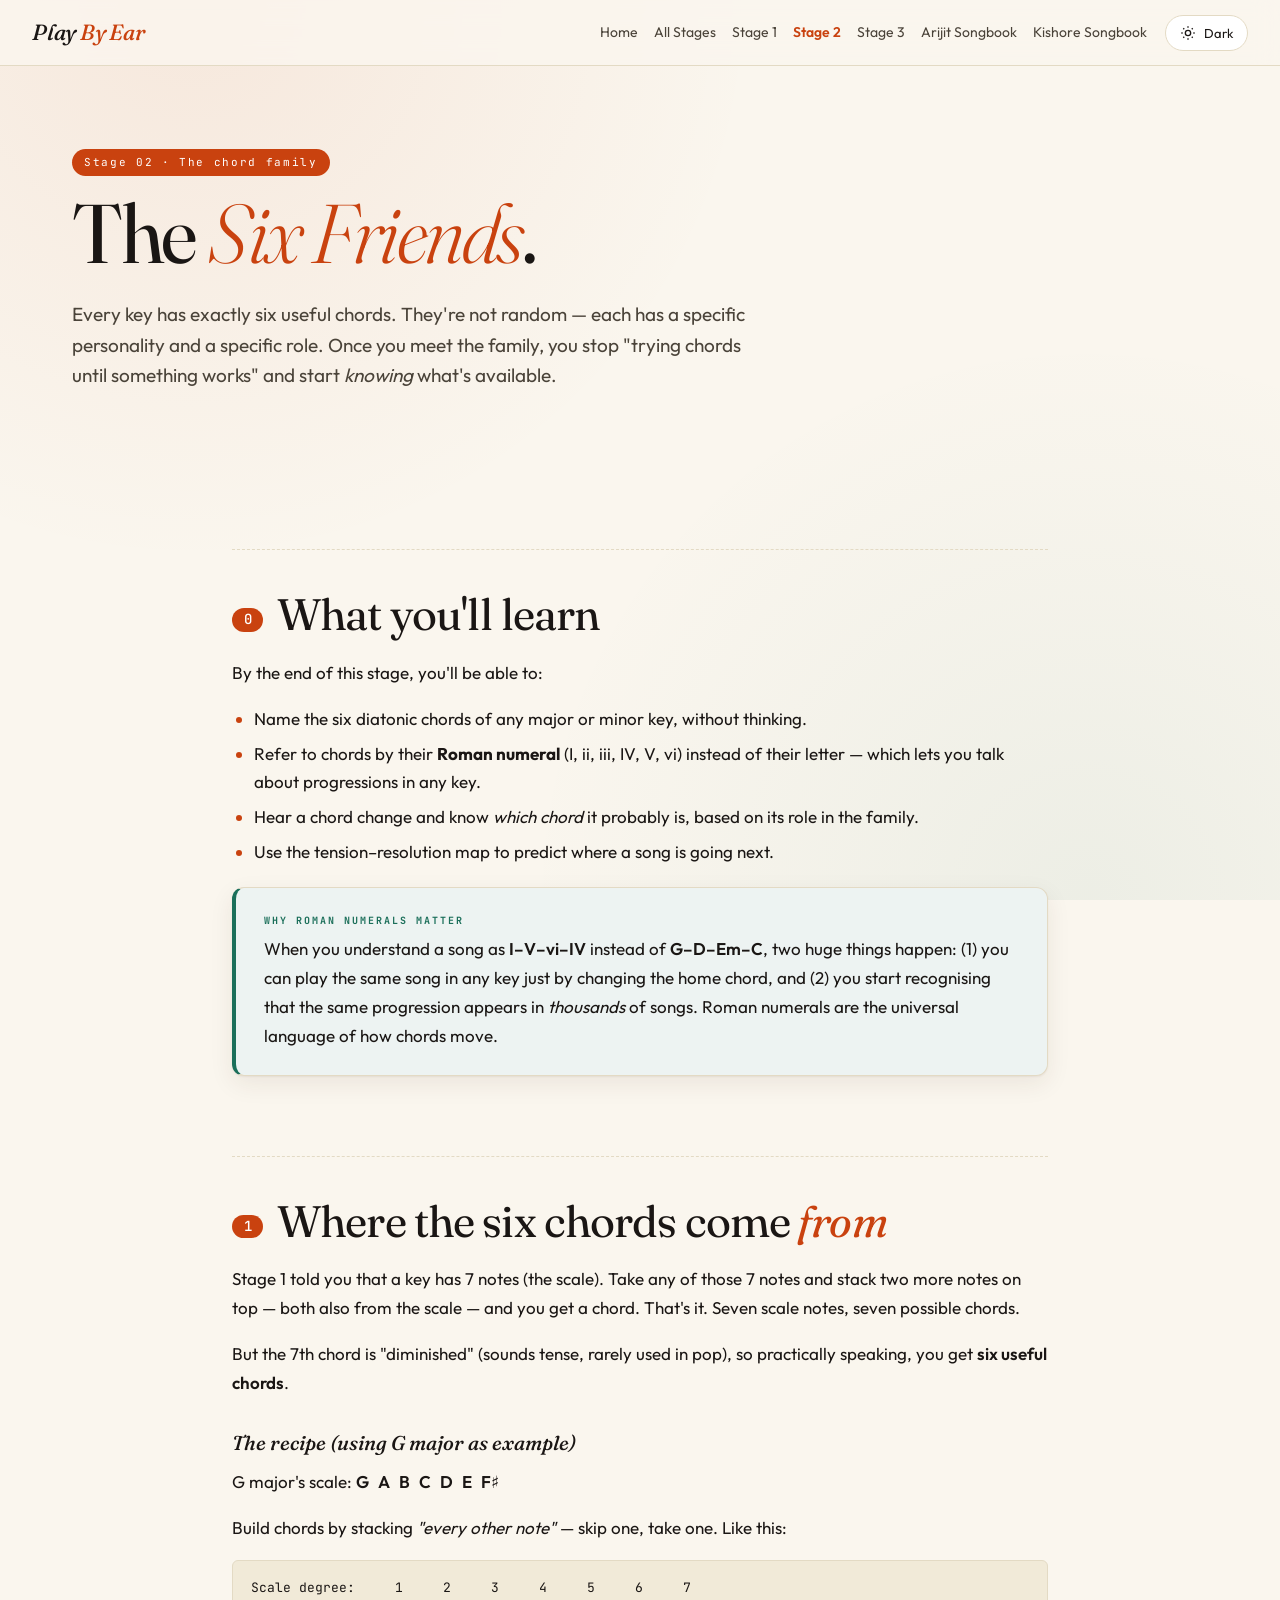
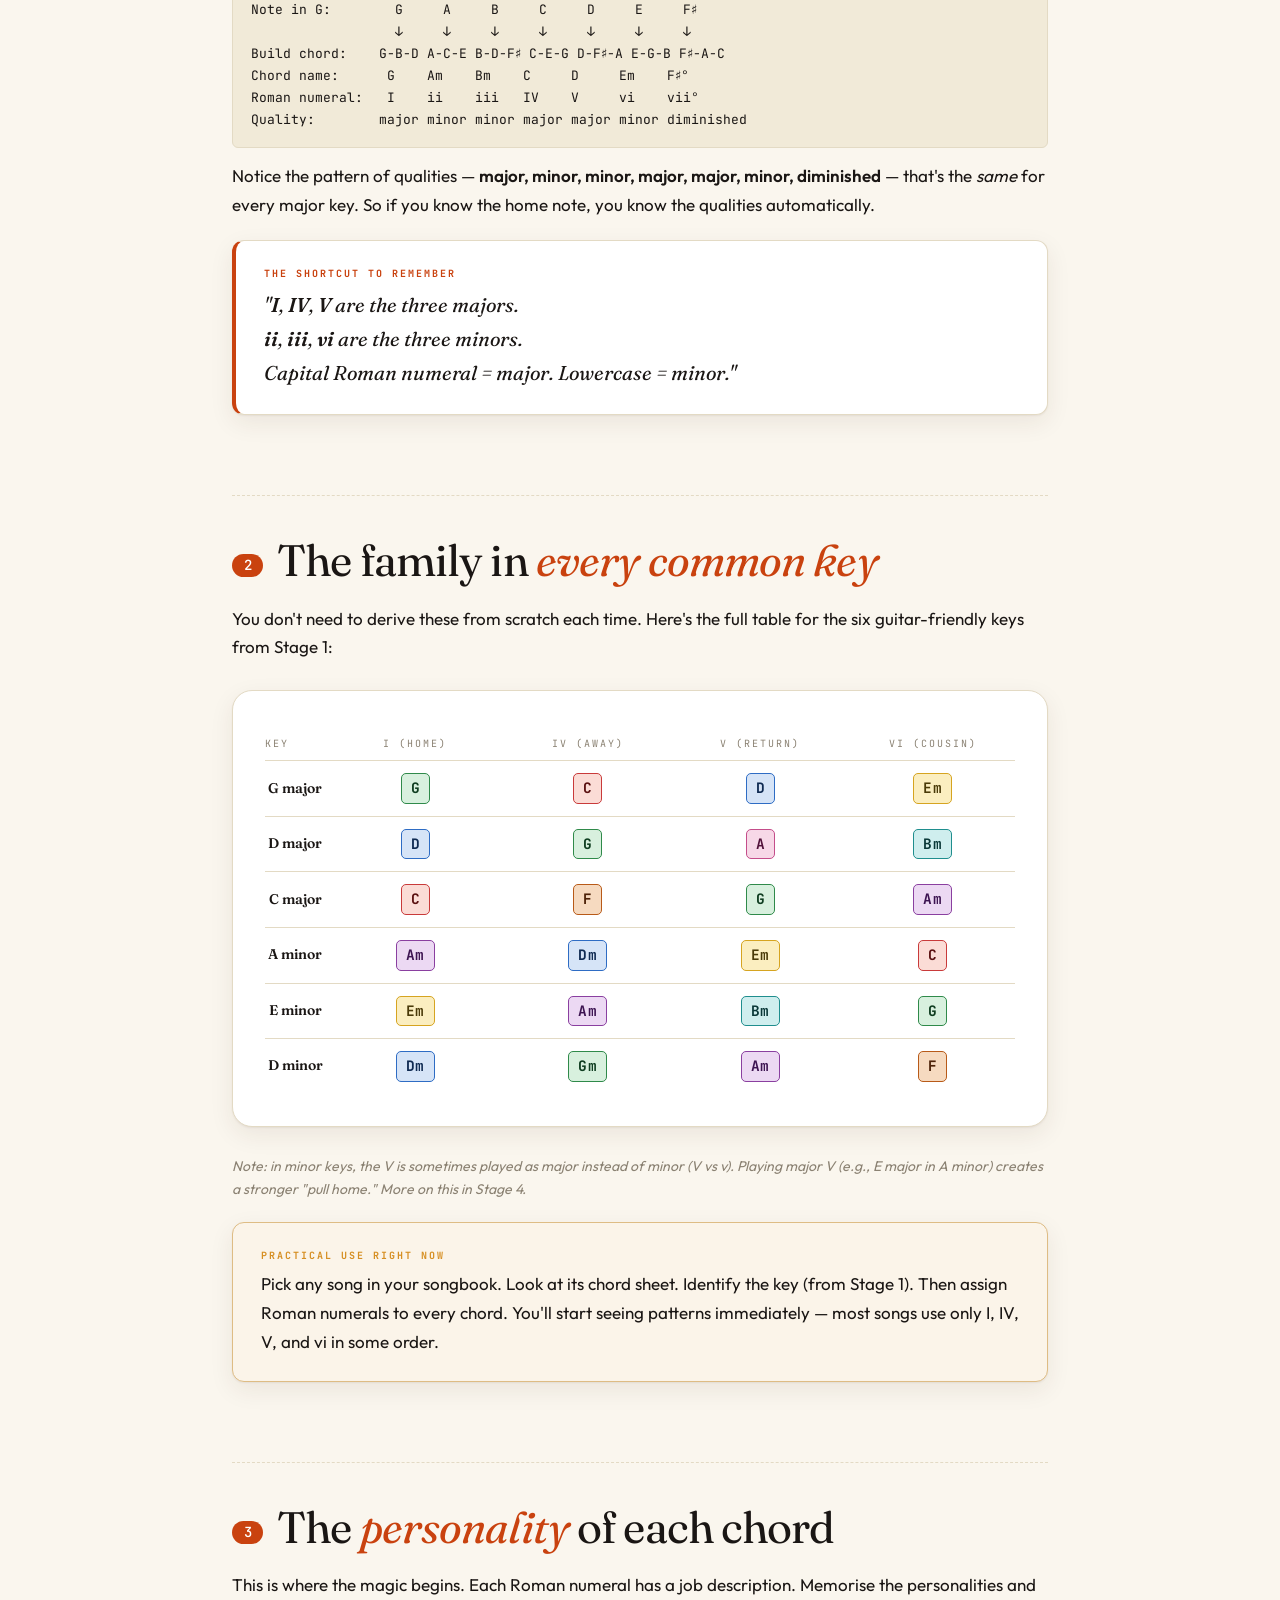
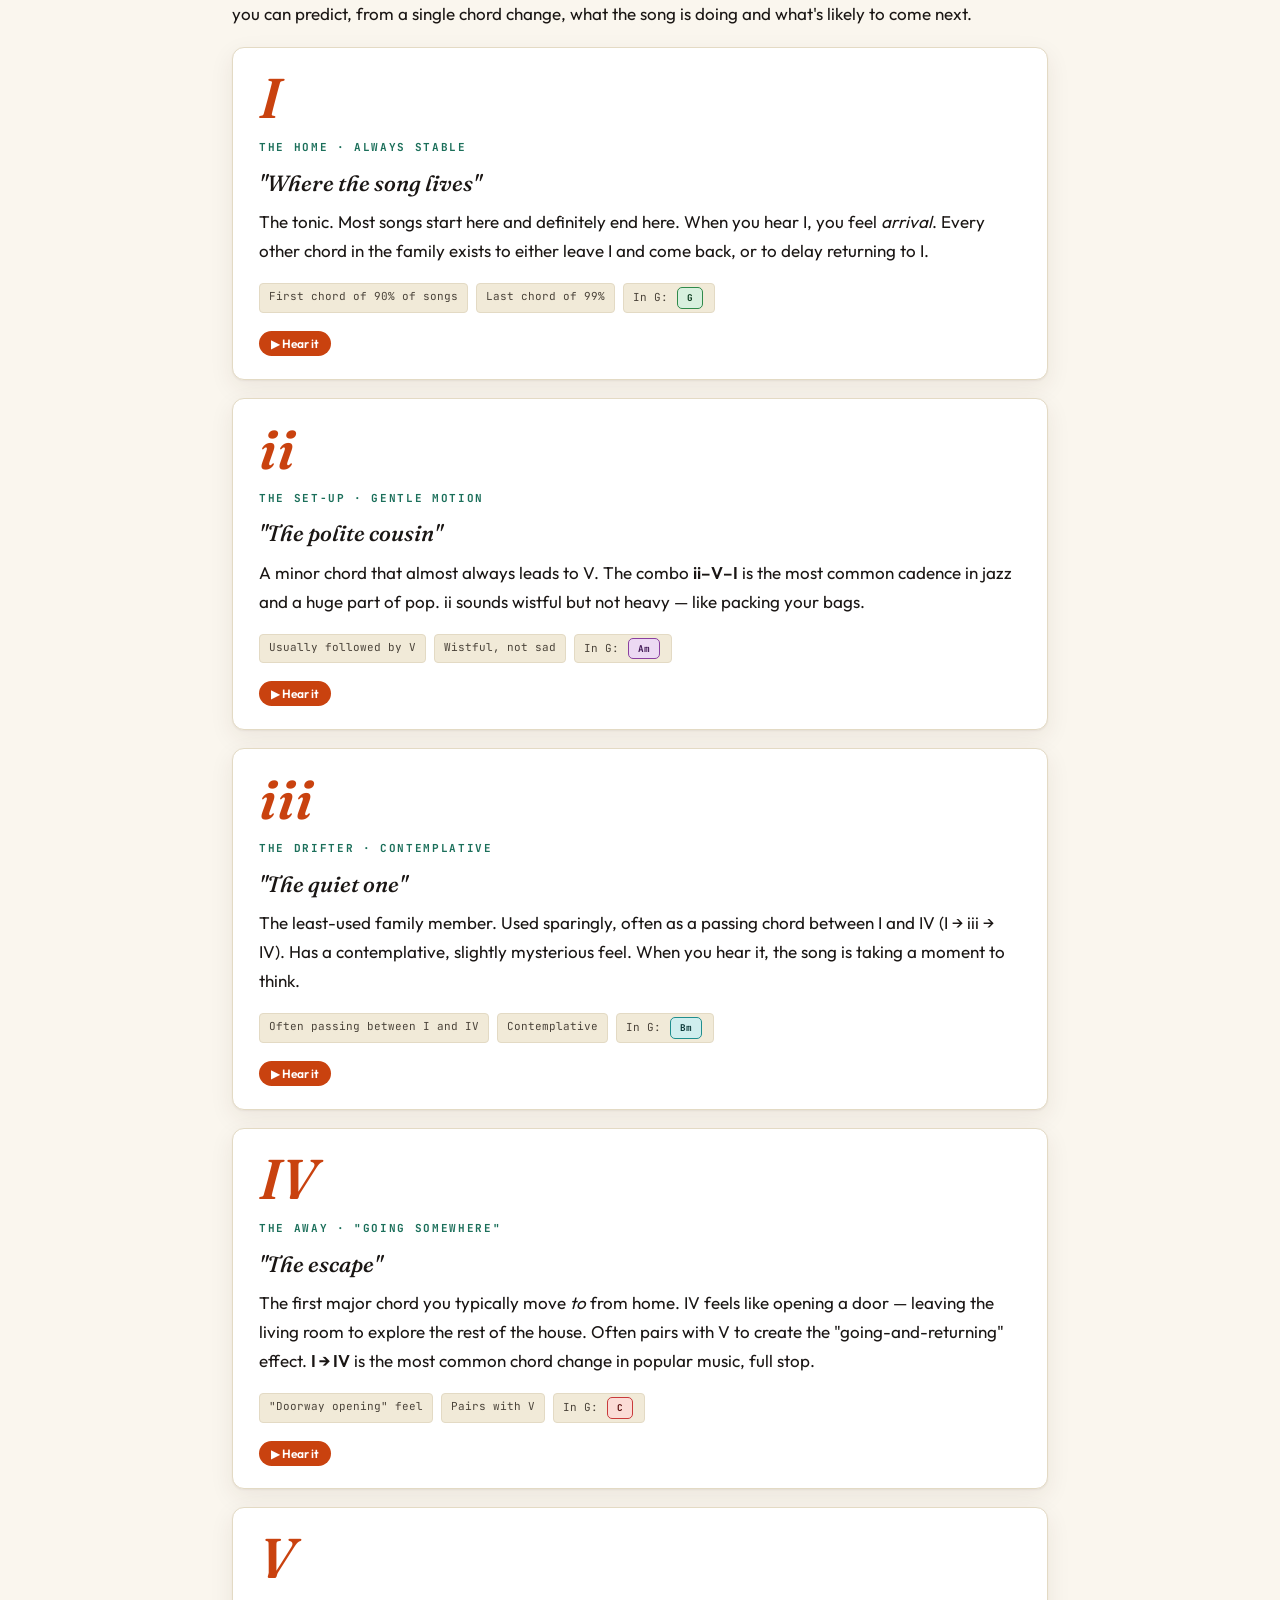
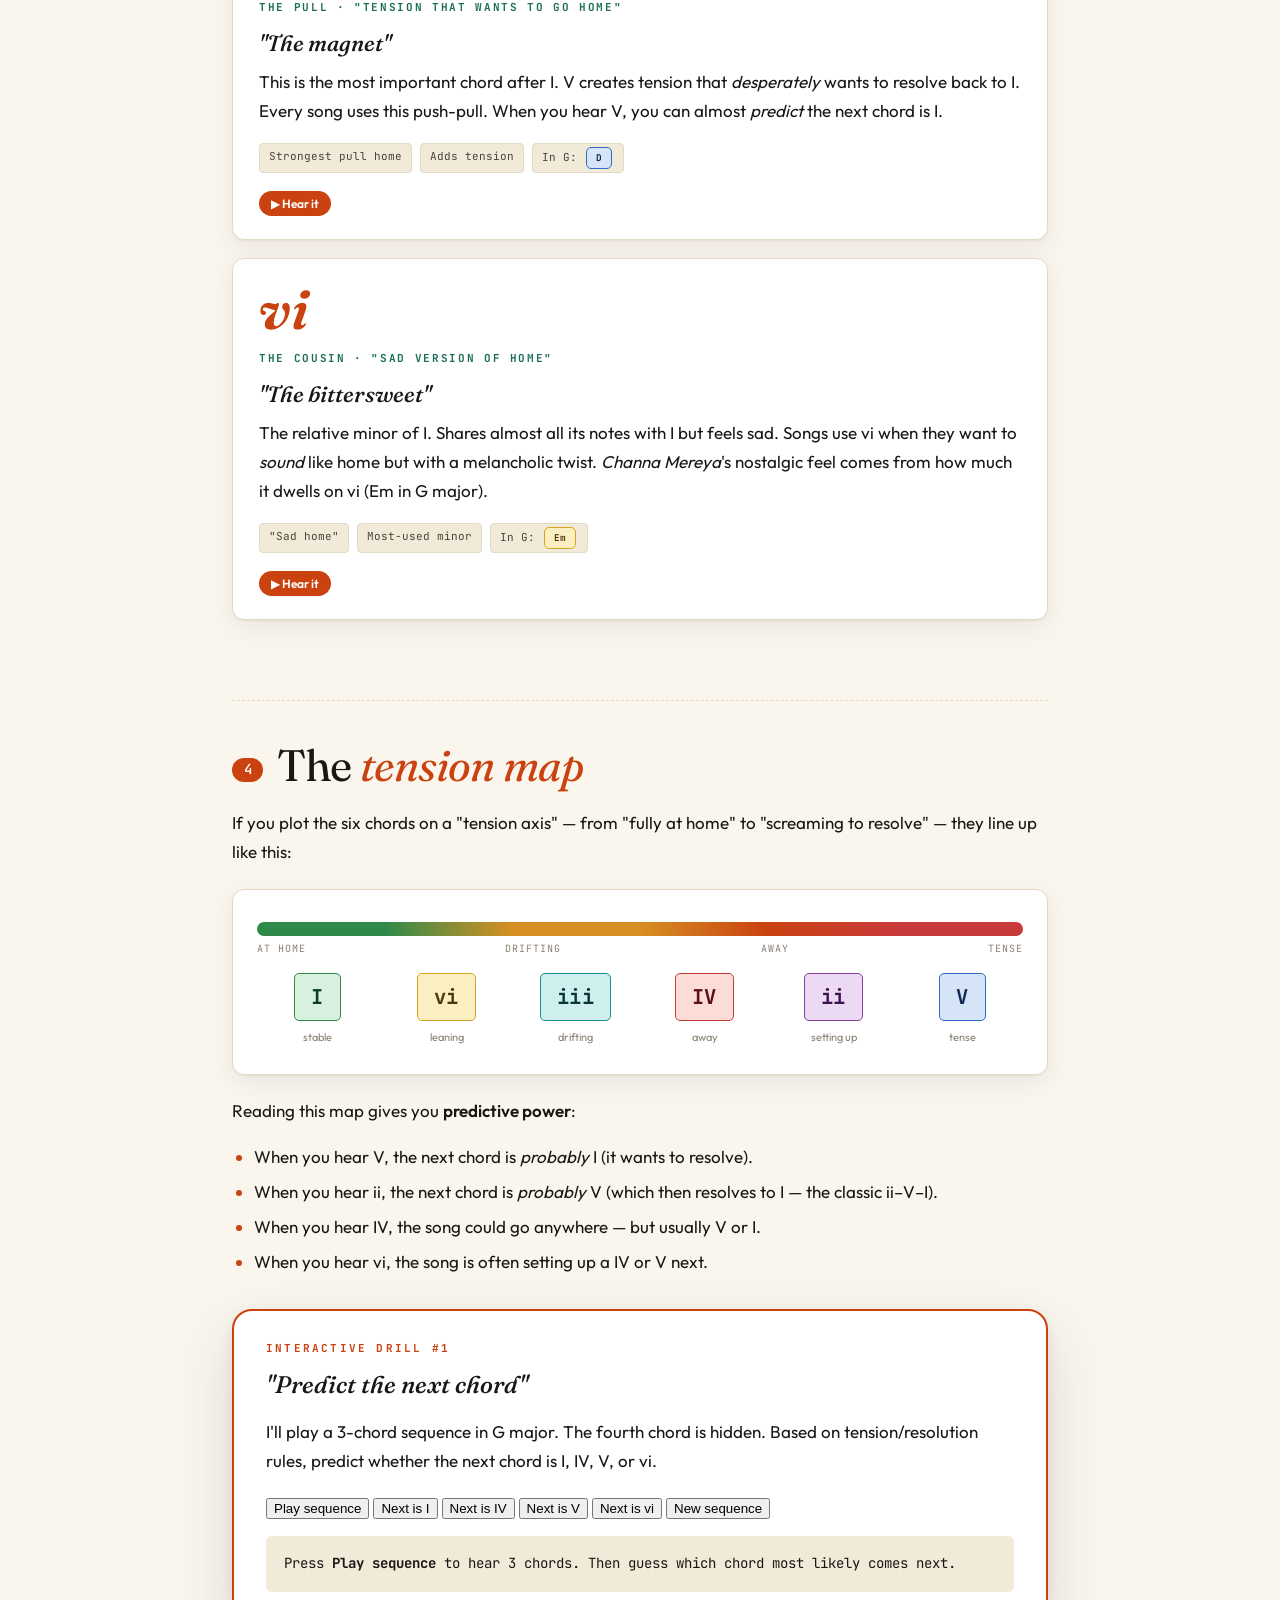
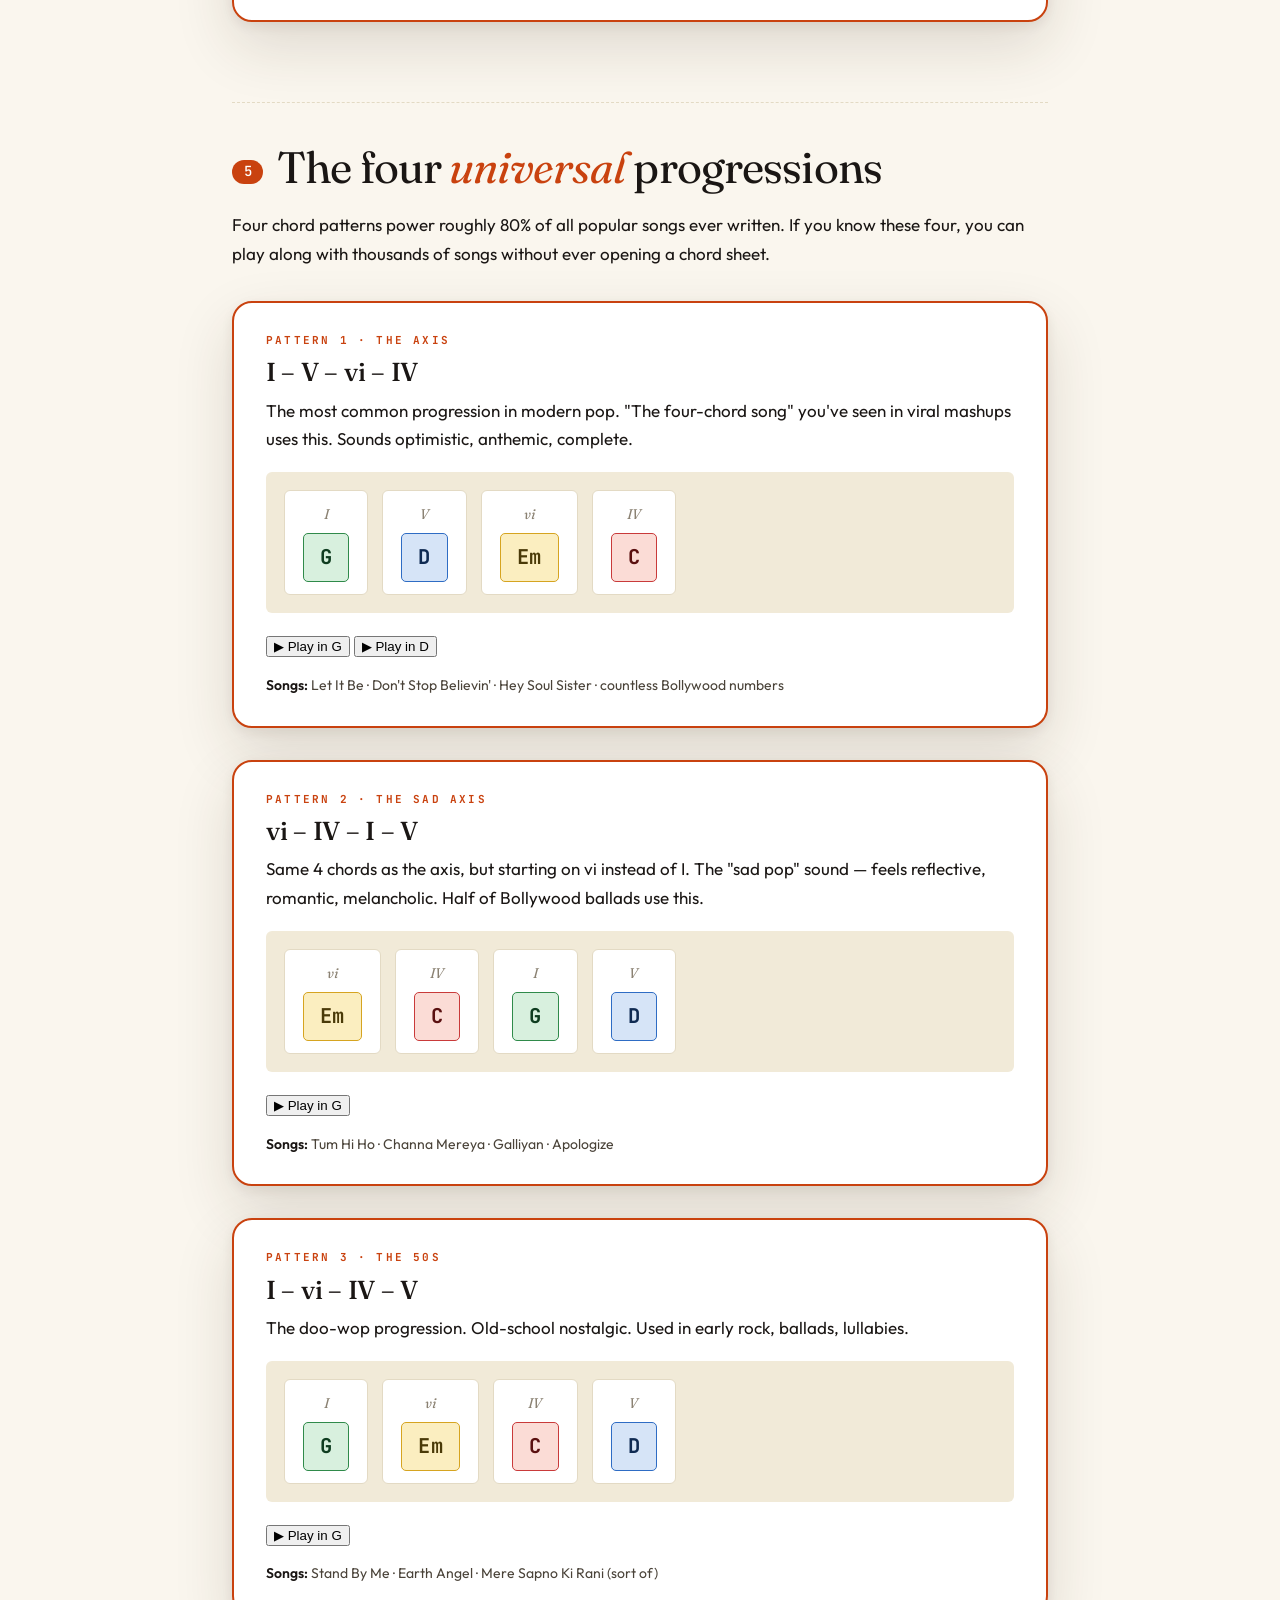
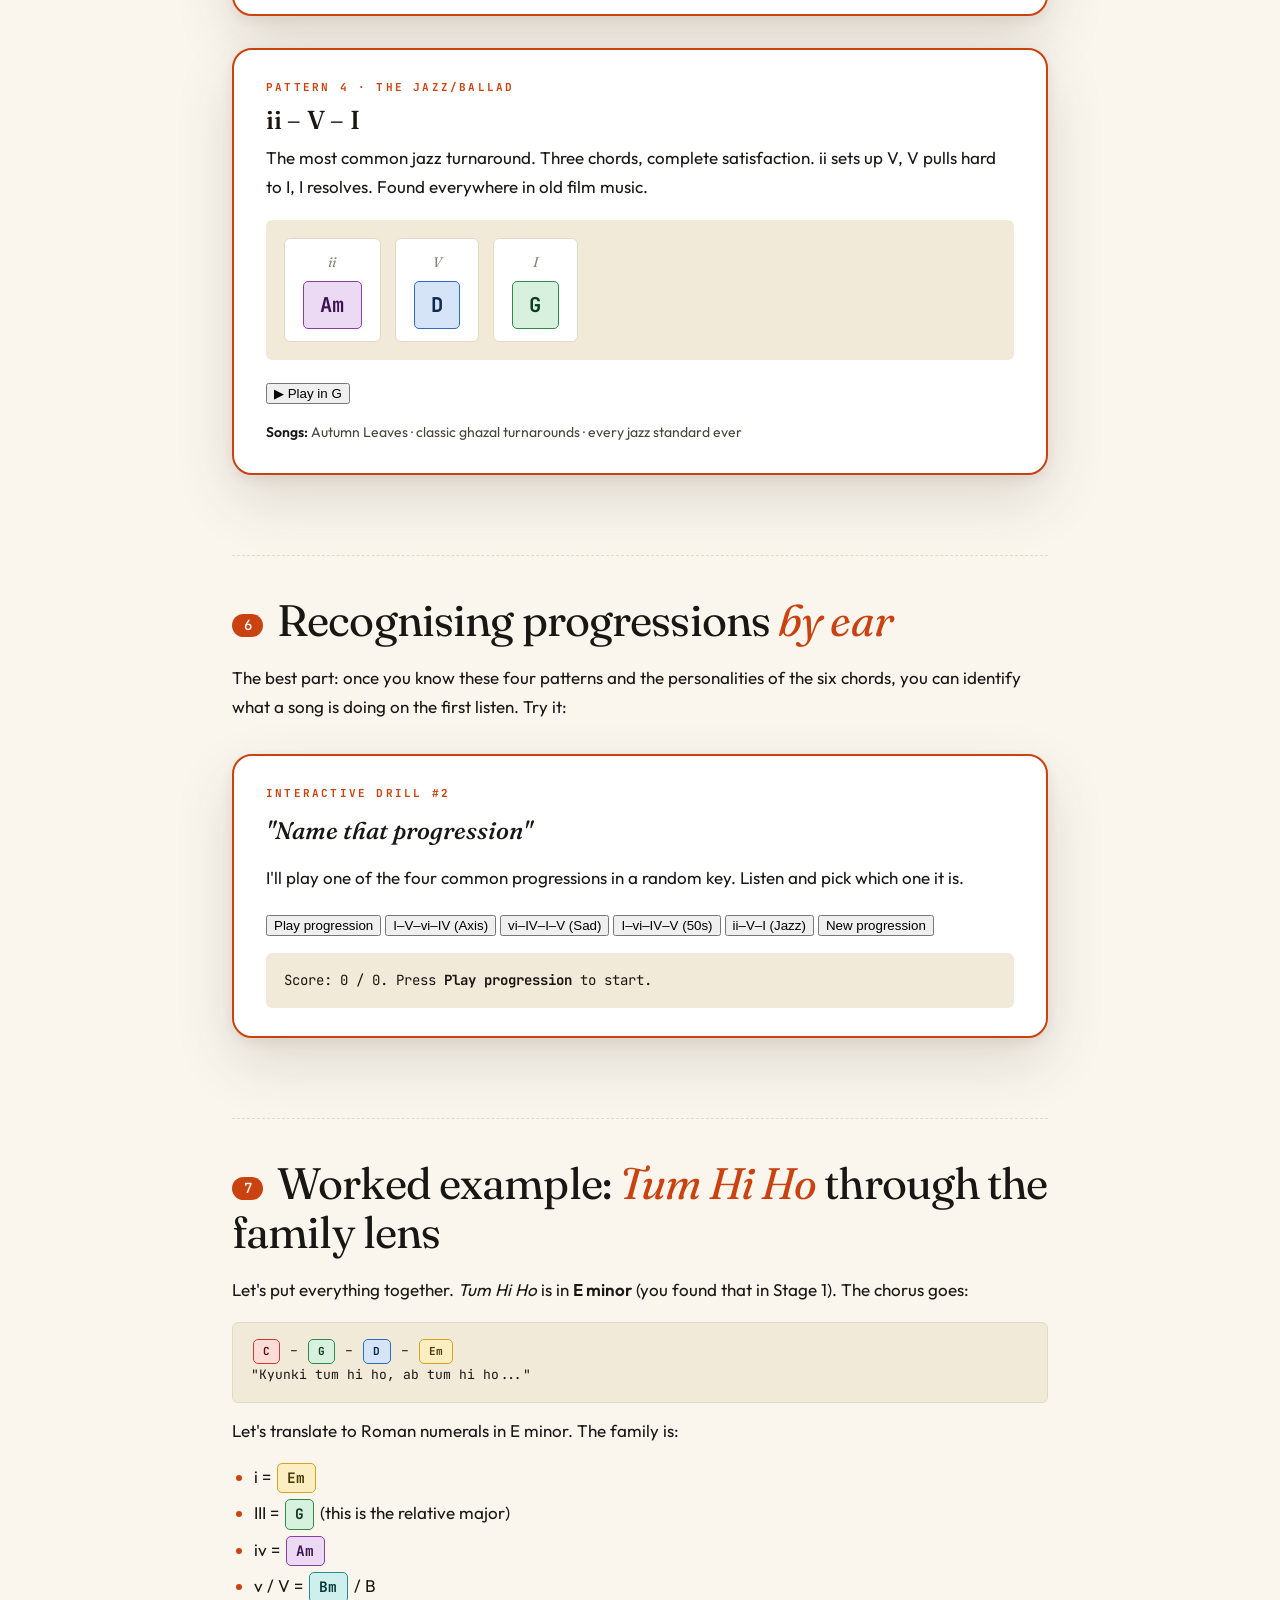
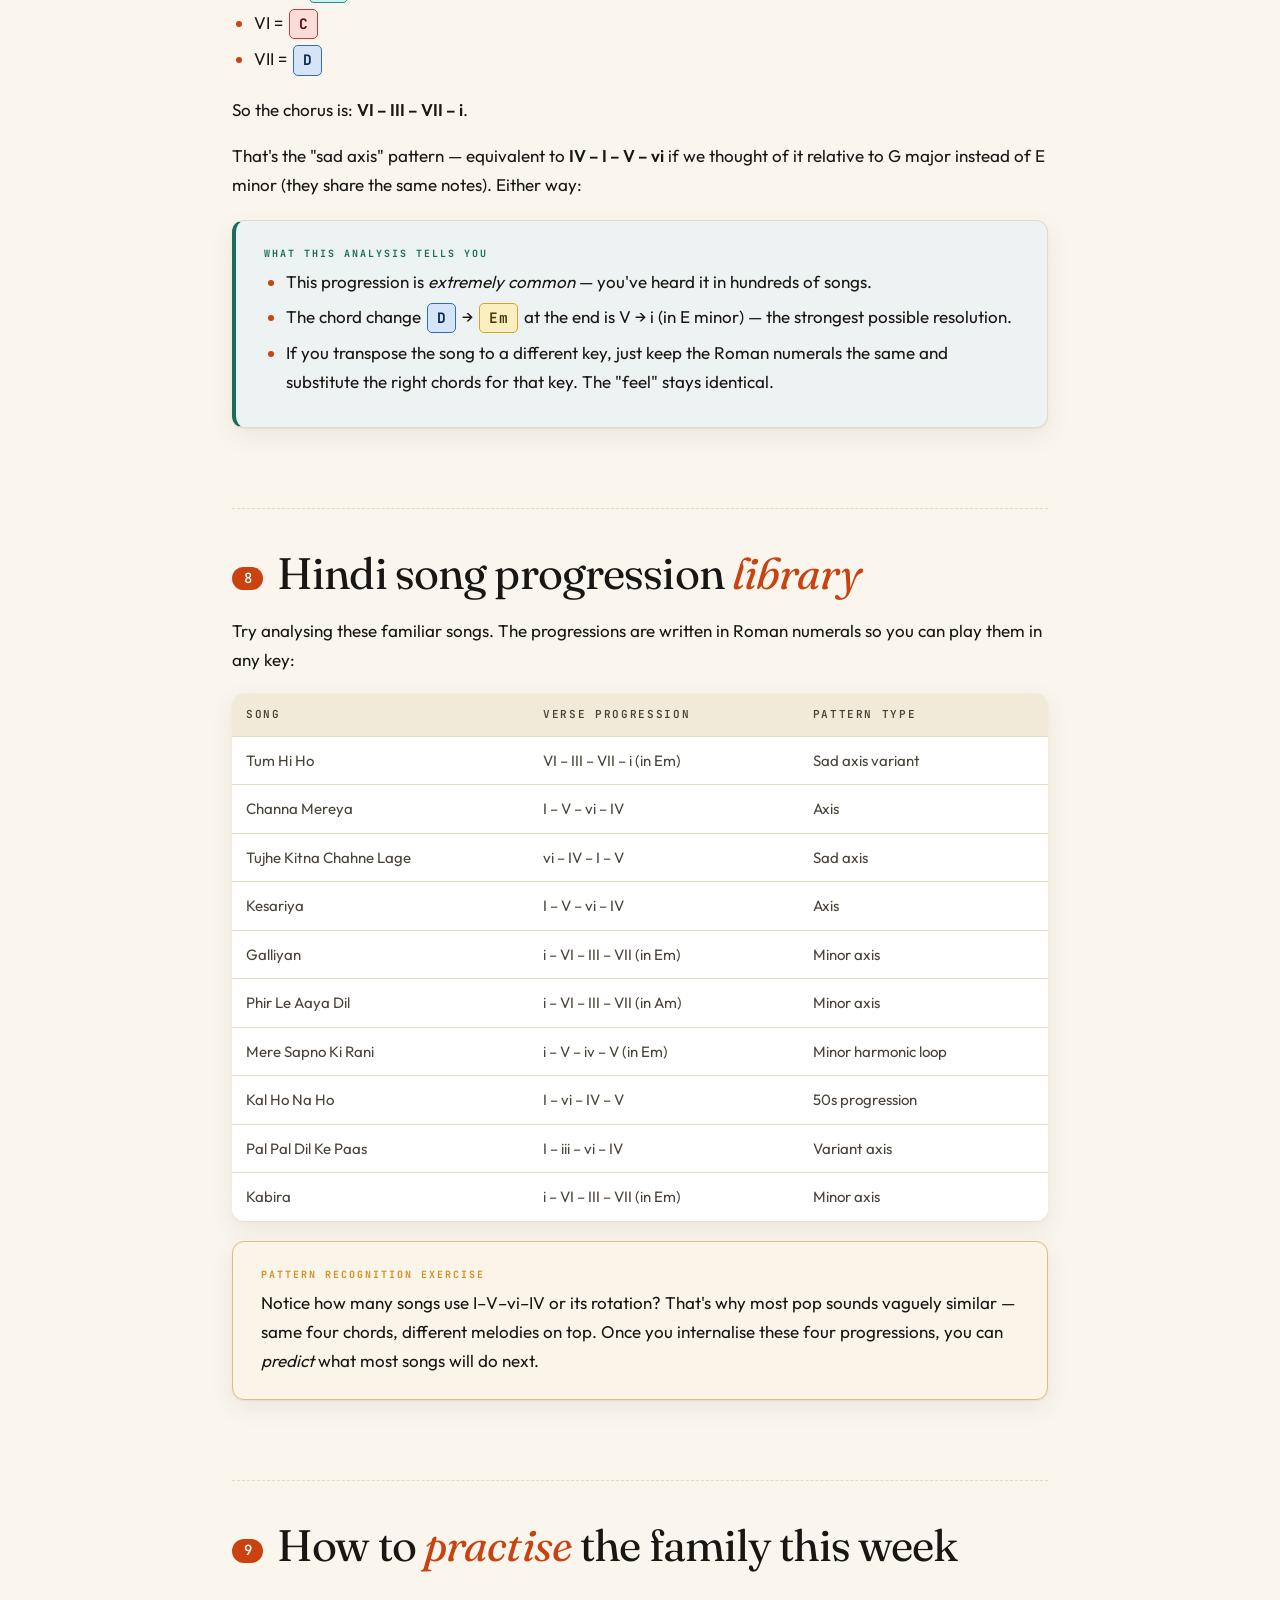
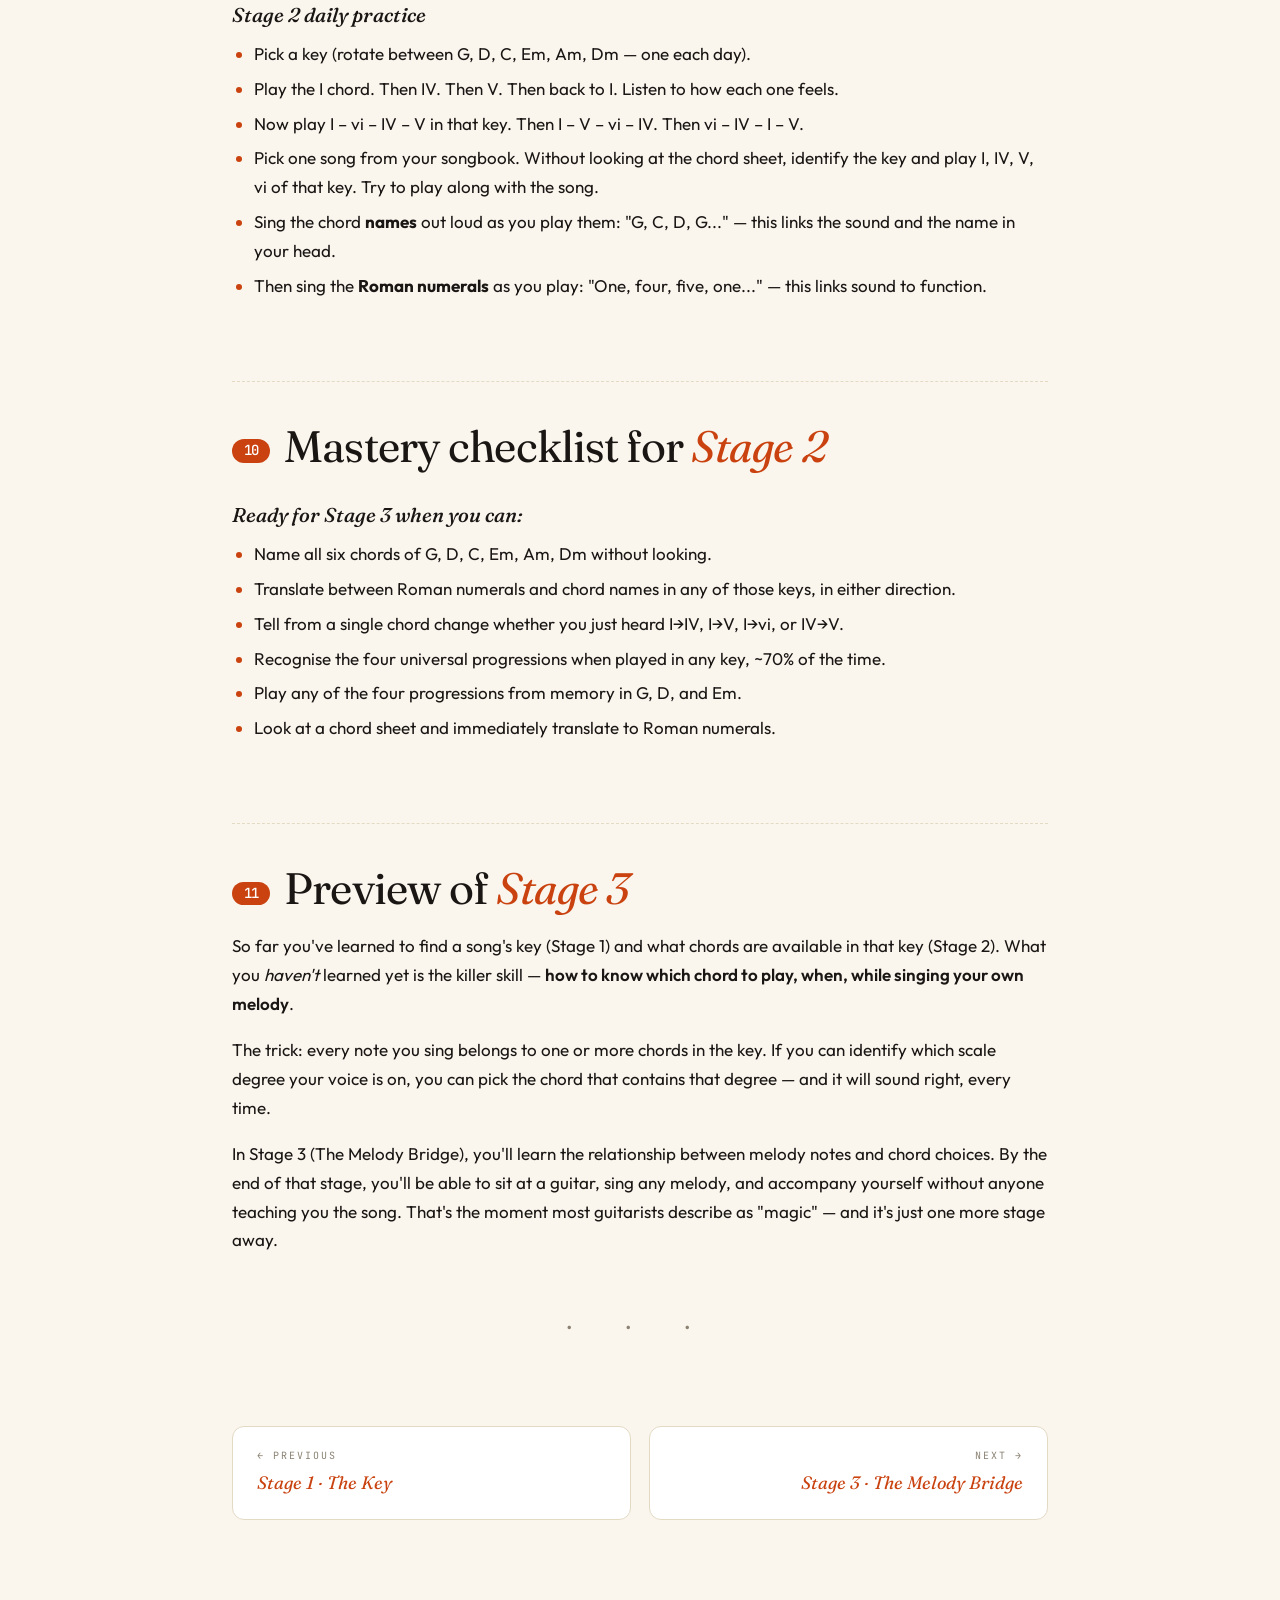
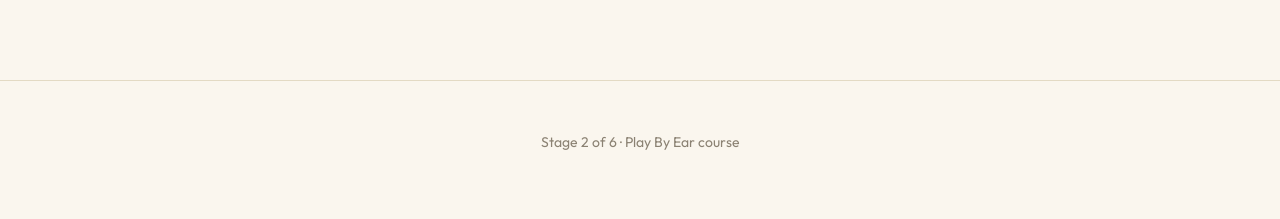
<file: advance_course/stage-2.html>
<!DOCTYPE html>
<html lang="en" data-theme="light">
<head>
<meta charset="UTF-8" />
<meta name="viewport" content="width=device-width, initial-scale=1.0" />
<title>Stage 2 · The Six Friends — Play By Ear</title>
<link rel="preconnect" href="https://fonts.googleapis.com" />
<link rel="preconnect" href="https://fonts.gstatic.com" crossorigin />
<link href="https://fonts.googleapis.com/css2?family=Fraunces:ital,wght@0,300..900;1,300..900&family=Outfit:wght@300..800&family=JetBrains+Mono:wght@400..700&display=swap" rel="stylesheet" />
<link rel="stylesheet" href="shared.css" />
<style>
  .personality-card {
    background: var(--bg-elev);
    border: 1px solid var(--line);
    border-radius: var(--radius);
    padding: 22px 26px;
    margin: 18px 0;
    box-shadow: var(--shadow);
    position: relative;
  }
  .personality-card .roman {
    font-family: var(--display); font-style: italic; font-weight: 600;
    font-size: 56px; line-height: 1;
    color: var(--accent);
    margin-bottom: 12px;
  }
  .personality-card .role {
    font-family: var(--mono); font-size: 11px; letter-spacing: .15em; text-transform: uppercase;
    color: var(--accent-3); font-weight: 700;
    margin-bottom: 8px;
  }
  .personality-card .nick {
    font-family: var(--display); font-style: italic;
    font-size: 22px; font-weight: 500;
    margin-bottom: 6px;
    color: var(--ink);
  }
  .personality-card .examples {
    display: flex; gap: 8px; flex-wrap: wrap;
    margin: 10px 0;
  }
  .personality-card .example-chip {
    font-family: var(--mono); font-size: 11px;
    background: var(--bg-muted);
    color: var(--ink-soft);
    padding: 3px 9px; border-radius: 4px;
    border: 1px solid var(--line);
  }
  .personality-card .play-btn-small {
    background: var(--accent); color: white;
    border: none; padding: 5px 12px; border-radius: 999px;
    font-family: var(--body); font-weight: 600; font-size: 12px;
    cursor: pointer;
    margin-top: 8px;
  }
  .personality-card .play-btn-small:hover { background: var(--accent-2); color: var(--ink); }

  .family-tree {
    background: var(--bg-elev);
    border: 1px solid var(--line);
    border-radius: var(--radius-lg);
    padding: 32px;
    margin: 28px 0;
    box-shadow: var(--shadow);
  }
  .family-row {
    display: grid;
    grid-template-columns: 60px 1fr 1fr 1fr 1fr;
    gap: 8px;
    align-items: center;
    padding: 12px 0;
    border-bottom: 1px solid var(--line);
  }
  .family-row:last-child { border-bottom: 0; }
  .family-row.header {
    font-family: var(--mono); font-size: 10px; letter-spacing: .2em; text-transform: uppercase;
    color: var(--ink-mute);
    padding-bottom: 8px;
  }
  .family-row .roman-cell {
    font-family: var(--display); font-style: italic; font-weight: 600;
    font-size: 22px; color: var(--accent);
    text-align: center;
  }
  .family-row .chord-cell {
    display: flex; justify-content: center; align-items: center;
  }

  .progression-tester {
    background: var(--bg-elev);
    border: 2px solid var(--accent);
    border-radius: var(--radius-lg);
    padding: 28px 32px;
    margin: 32px 0;
    box-shadow: var(--shadow-lg);
  }
  .progression-tester .label {
    font-family: var(--mono); font-size: 11px; letter-spacing: .2em; text-transform: uppercase;
    color: var(--accent); font-weight: 700; margin-bottom: 8px;
  }
  .progression-tester .display {
    display: flex; gap: 14px; flex-wrap: wrap; align-items: center;
    margin: 18px 0;
    padding: 18px;
    background: var(--bg-muted);
    border-radius: var(--radius-s);
    min-height: 80px;
  }
  .progression-tester .display .step {
    display: flex; flex-direction: column; align-items: center;
    gap: 6px;
    padding: 12px 16px;
    background: var(--bg-elev);
    border: 1.5px solid var(--line);
    border-radius: var(--radius-s);
    transition: all .2s ease;
  }
  .progression-tester .display .step.playing {
    border-color: var(--accent);
    transform: scale(1.05);
    box-shadow: var(--shadow);
  }
  .progression-tester .display .step .roman-small {
    font-family: var(--display); font-style: italic;
    font-size: 14px; color: var(--ink-mute);
  }

  .resolution-visual {
    background: var(--bg-elev);
    border: 1px solid var(--line);
    border-radius: var(--radius);
    padding: 24px;
    margin: 22px 0;
    box-shadow: var(--shadow);
  }
  .resolution-visual .arc {
    display: flex; align-items: center; gap: 16px;
    justify-content: center;
    padding: 16px;
  }
  .resolution-visual .arc .label {
    font-family: var(--mono); font-size: 11px; letter-spacing: .15em; text-transform: uppercase;
    color: var(--ink-mute);
  }
  .tension-meter {
    width: 100%; height: 14px;
    background: linear-gradient(90deg,
      var(--chord-G) 0%,
      var(--chord-G) 16.6%,
      var(--accent-2) 33.3%,
      var(--accent-2) 50%,
      var(--accent) 66.6%,
      var(--chord-C) 83.3%,
      var(--chord-C) 100%);
    border-radius: 7px;
    margin: 8px 0 4px;
  }
  .tension-labels {
    display: flex; justify-content: space-between;
    font-family: var(--mono); font-size: 10px; letter-spacing: .1em; text-transform: uppercase;
    color: var(--ink-mute);
  }

  .pattern-tile {
    display: inline-flex; flex-direction: column; align-items: center;
    background: var(--bg-elev);
    border: 1px solid var(--line);
    border-radius: var(--radius);
    padding: 16px 20px;
    margin: 6px;
    box-shadow: var(--shadow);
    cursor: pointer;
    transition: all .2s ease;
  }
  .pattern-tile:hover {
    border-color: var(--accent);
    transform: translateY(-2px);
  }
  .pattern-tile .pattern-name {
    font-family: var(--display); font-style: italic;
    font-size: 14px; margin-bottom: 6px;
  }
  .pattern-tile .pattern-chords {
    display: flex; gap: 4px;
  }
</style>
<link rel="stylesheet" href="../assets/site-shell.css" />
</head>
<body>

<header class="topbar site-header">
  <a class="brand site-brand" href="advance_course.html"><em style="font-style:italic">Play</em> <span>By Ear</span></a>
  <button class="nav-toggle" type="button" aria-label="Open navigation" aria-expanded="false" aria-controls="site-menu">
    <span></span><span></span><span></span>
  </button>
  <div class="site-menu" id="site-menu">
    <nav class="site-nav" aria-label="Primary navigation">
      <a href="../index.html">Home</a>
      <a href="advance_course.html">All Stages</a>
      <a href="stage-1.html">Stage 1</a>
      <a class="current" href="stage-2.html">Stage 2</a>
      <a href="stage-3.html">Stage 3</a>
      <a href="../songbooks/arijit_singh_songbook.html">Arijit Songbook</a>
      <a href="../songbooks/kishore_kumar_songbook.html">Kishore Songbook</a>
    </nav>
    <div class="site-actions">
      <button class="theme-toggle" onclick="toggleTheme()" aria-label="Toggle theme">
        <svg class="icon" viewBox="0 0 24 24" fill="none" stroke="currentColor" stroke-width="2">
          <circle cx="12" cy="12" r="4"/>
          <path d="M12 2v2M12 20v2M4.93 4.93l1.41 1.41M17.66 17.66l1.41 1.41M2 12h2M20 12h2M4.93 19.07l1.41-1.41M17.66 6.34l1.41-1.41"/>
        </svg>
        <span id="theme-label">Dark</span>
      </button>
    </div>
  </div>
</header>

<header class="hero">
  <div class="stage-pill">Stage 02 · The chord family</div>
  <h1>The <em>Six Friends</em>.</h1>
  <p class="lede">Every key has exactly six useful chords. They're not random — each has a specific personality and a specific role. Once you meet the family, you stop "trying chords until something works" and start <em>knowing</em> what's available.</p>
</header>

<div class="wrap">

<h2><span class="num">0</span>What you'll learn</h2>

<p>By the end of this stage, you'll be able to:</p>
<ul>
  <li>Name the six diatonic chords of any major or minor key, without thinking.</li>
  <li>Refer to chords by their <strong>Roman numeral</strong> (I, ii, iii, IV, V, vi) instead of their letter — which lets you talk about progressions in any key.</li>
  <li>Hear a chord change and know <em>which chord</em> it probably is, based on its role in the family.</li>
  <li>Use the tension–resolution map to predict where a song is going next.</li>
</ul>

<div class="card teal">
  <div class="card-label">Why Roman numerals matter</div>
  <p style="margin:0">When you understand a song as <strong>I–V–vi–IV</strong> instead of <strong>G–D–Em–C</strong>, two huge things happen: (1) you can play the same song in any key just by changing the home chord, and (2) you start recognising that the same progression appears in <em>thousands</em> of songs. Roman numerals are the universal language of how chords move.</p>
</div>

<h2><span class="num">1</span>Where the six chords come <em>from</em></h2>

<p>Stage 1 told you that a key has 7 notes (the scale). Take any of those 7 notes and stack two more notes on top — both also from the scale — and you get a chord. That's it. Seven scale notes, seven possible chords.</p>

<p>But the 7th chord is "diminished" (sounds tense, rarely used in pop), so practically speaking, you get <strong>six useful chords</strong>.</p>

<h4>The recipe (using G major as example)</h4>

<p>G major's scale: <strong>G &nbsp; A &nbsp; B &nbsp; C &nbsp; D &nbsp; E &nbsp; F♯</strong></p>

<p>Build chords by stacking <em>"every other note"</em> — skip one, take one. Like this:</p>

<pre>Scale degree:     1     2     3     4     5     6     7
Note in G:        G     A     B     C     D     E     F♯
                  ↓     ↓     ↓     ↓     ↓     ↓     ↓
Build chord:    G-B-D A-C-E B-D-F♯ C-E-G D-F♯-A E-G-B F♯-A-C
Chord name:      G    Am    Bm    C     D     Em    F♯°
Roman numeral:   I    ii    iii   IV    V     vi    vii°
Quality:        major minor minor major major minor diminished</pre>

<p>Notice the pattern of qualities — <strong>major, minor, minor, major, major, minor, diminished</strong> — that's the <em>same</em> for every major key. So if you know the home note, you know the qualities automatically.</p>

<div class="card accent">
  <div class="card-label">The shortcut to remember</div>
  <p style="font-family:var(--display); font-style:italic; font-size:20px; margin:0">
    "<strong>I</strong>, <strong>IV</strong>, <strong>V</strong> are the three majors. <br/>
    <strong>ii</strong>, <strong>iii</strong>, <strong>vi</strong> are the three minors. <br/>
    Capital Roman numeral = major. Lowercase = minor."
  </p>
</div>

<h2><span class="num">2</span>The family in <em>every common key</em></h2>

<p>You don't need to derive these from scratch each time. Here's the full table for the six guitar-friendly keys from Stage 1:</p>

<div class="family-tree">
  <div class="family-row header">
    <div>Key</div>
    <div style="text-align:center">I (home)</div>
    <div style="text-align:center">IV (away)</div>
    <div style="text-align:center">V (return)</div>
    <div style="text-align:center">vi (cousin)</div>
  </div>

  <div class="family-row">
    <div class="roman-cell" style="font-size:14px; font-style:normal; color:var(--ink)">G major</div>
    <div class="chord-cell"><span class="chord G">G</span></div>
    <div class="chord-cell"><span class="chord C">C</span></div>
    <div class="chord-cell"><span class="chord D">D</span></div>
    <div class="chord-cell"><span class="chord Em">Em</span></div>
  </div>
  <div class="family-row">
    <div class="roman-cell" style="font-size:14px; font-style:normal; color:var(--ink)">D major</div>
    <div class="chord-cell"><span class="chord D">D</span></div>
    <div class="chord-cell"><span class="chord G">G</span></div>
    <div class="chord-cell"><span class="chord A">A</span></div>
    <div class="chord-cell"><span class="chord Bm">Bm</span></div>
  </div>
  <div class="family-row">
    <div class="roman-cell" style="font-size:14px; font-style:normal; color:var(--ink)">C major</div>
    <div class="chord-cell"><span class="chord C">C</span></div>
    <div class="chord-cell"><span class="chord F">F</span></div>
    <div class="chord-cell"><span class="chord G">G</span></div>
    <div class="chord-cell"><span class="chord Am">Am</span></div>
  </div>
  <div class="family-row">
    <div class="roman-cell" style="font-size:14px; font-style:normal; color:var(--ink)">A minor</div>
    <div class="chord-cell"><span class="chord Am">Am</span></div>
    <div class="chord-cell"><span class="chord D">Dm</span></div>
    <div class="chord-cell"><span class="chord Em">Em</span></div>
    <div class="chord-cell"><span class="chord C">C</span></div>
  </div>
  <div class="family-row">
    <div class="roman-cell" style="font-size:14px; font-style:normal; color:var(--ink)">E minor</div>
    <div class="chord-cell"><span class="chord Em">Em</span></div>
    <div class="chord-cell"><span class="chord Am">Am</span></div>
    <div class="chord-cell"><span class="chord Bm">Bm</span></div>
    <div class="chord-cell"><span class="chord G">G</span></div>
  </div>
  <div class="family-row">
    <div class="roman-cell" style="font-size:14px; font-style:normal; color:var(--ink)">D minor</div>
    <div class="chord-cell"><span class="chord D">Dm</span></div>
    <div class="chord-cell"><span class="chord G">Gm</span></div>
    <div class="chord-cell"><span class="chord Am">Am</span></div>
    <div class="chord-cell"><span class="chord F">F</span></div>
  </div>
</div>

<p style="color:var(--ink-mute); font-size:14px; font-style:italic">Note: in minor keys, the V is <em>sometimes</em> played as major instead of minor (V vs v). Playing major V (e.g., E major in A minor) creates a stronger "pull home." More on this in Stage 4.</p>

<div class="card tip">
  <div class="card-label">Practical use right now</div>
  <p style="margin:0">Pick any song in your songbook. Look at its chord sheet. Identify the key (from Stage 1). Then assign Roman numerals to every chord. You'll start seeing patterns immediately — most songs use only I, IV, V, and vi in some order.</p>
</div>

<h2><span class="num">3</span>The <em>personality</em> of each chord</h2>

<p>This is where the magic begins. Each Roman numeral has a job description. Memorise the personalities and you can predict, from a single chord change, what the song is doing and what's likely to come next.</p>

<div class="personality-card">
  <div class="roman">I</div>
  <div class="role">The home · always stable</div>
  <div class="nick">"Where the song lives"</div>
  <p>The tonic. Most songs start here and definitely end here. When you hear I, you feel <em>arrival</em>. Every other chord in the family exists to either leave I and come back, or to delay returning to I.</p>
  <div class="examples">
    <span class="example-chip">First chord of 90% of songs</span>
    <span class="example-chip">Last chord of 99%</span>
    <span class="example-chip">In G: <span class="chord G">G</span></span>
  </div>
  <button class="play-btn-small" onclick="playRoman('I')">▶ Hear it</button>
</div>

<div class="personality-card">
  <div class="roman">ii</div>
  <div class="role">The set-up · gentle motion</div>
  <div class="nick">"The polite cousin"</div>
  <p>A minor chord that almost always leads to V. The combo <strong>ii–V–I</strong> is the most common cadence in jazz and a huge part of pop. ii sounds wistful but not heavy — like packing your bags.</p>
  <div class="examples">
    <span class="example-chip">Usually followed by V</span>
    <span class="example-chip">Wistful, not sad</span>
    <span class="example-chip">In G: <span class="chord Am">Am</span></span>
  </div>
  <button class="play-btn-small" onclick="playRoman('ii')">▶ Hear it</button>
</div>

<div class="personality-card">
  <div class="roman">iii</div>
  <div class="role">The drifter · contemplative</div>
  <div class="nick">"The quiet one"</div>
  <p>The least-used family member. Used sparingly, often as a passing chord between I and IV (I → iii → IV). Has a contemplative, slightly mysterious feel. When you hear it, the song is taking a moment to think.</p>
  <div class="examples">
    <span class="example-chip">Often passing between I and IV</span>
    <span class="example-chip">Contemplative</span>
    <span class="example-chip">In G: <span class="chord Bm">Bm</span></span>
  </div>
  <button class="play-btn-small" onclick="playRoman('iii')">▶ Hear it</button>
</div>

<div class="personality-card">
  <div class="roman">IV</div>
  <div class="role">The away · "going somewhere"</div>
  <div class="nick">"The escape"</div>
  <p>The first major chord you typically move <em>to</em> from home. IV feels like opening a door — leaving the living room to explore the rest of the house. Often pairs with V to create the "going-and-returning" effect. <strong>I → IV</strong> is the most common chord change in popular music, full stop.</p>
  <div class="examples">
    <span class="example-chip">"Doorway opening" feel</span>
    <span class="example-chip">Pairs with V</span>
    <span class="example-chip">In G: <span class="chord C">C</span></span>
  </div>
  <button class="play-btn-small" onclick="playRoman('IV')">▶ Hear it</button>
</div>

<div class="personality-card">
  <div class="roman">V</div>
  <div class="role">The pull · "tension that wants to go home"</div>
  <div class="nick">"The magnet"</div>
  <p>This is the most important chord after I. V creates tension that <em>desperately</em> wants to resolve back to I. Every song uses this push-pull. When you hear V, you can almost <em>predict</em> the next chord is I.</p>
  <div class="examples">
    <span class="example-chip">Strongest pull home</span>
    <span class="example-chip">Adds tension</span>
    <span class="example-chip">In G: <span class="chord D">D</span></span>
  </div>
  <button class="play-btn-small" onclick="playRoman('V')">▶ Hear it</button>
</div>

<div class="personality-card">
  <div class="roman">vi</div>
  <div class="role">The cousin · "sad version of home"</div>
  <div class="nick">"The bittersweet"</div>
  <p>The relative minor of I. Shares almost all its notes with I but feels sad. Songs use vi when they want to <em>sound</em> like home but with a melancholic twist. <em>Channa Mereya</em>'s nostalgic feel comes from how much it dwells on vi (Em in G major).</p>
  <div class="examples">
    <span class="example-chip">"Sad home"</span>
    <span class="example-chip">Most-used minor</span>
    <span class="example-chip">In G: <span class="chord Em">Em</span></span>
  </div>
  <button class="play-btn-small" onclick="playRoman('vi')">▶ Hear it</button>
</div>

<h2><span class="num">4</span>The <em>tension map</em></h2>

<p>If you plot the six chords on a "tension axis" — from "fully at home" to "screaming to resolve" — they line up like this:</p>

<div class="resolution-visual">
  <div class="tension-meter"></div>
  <div class="tension-labels">
    <span>At home</span>
    <span>Drifting</span>
    <span>Away</span>
    <span>Tense</span>
  </div>
  <div style="display: grid; grid-template-columns: repeat(6, 1fr); gap: 8px; margin-top: 16px; text-align: center;">
    <div><span class="chord big G">I</span><br/><small style="color:var(--ink-mute); font-size: 11px">stable</small></div>
    <div><span class="chord big Em">vi</span><br/><small style="color:var(--ink-mute); font-size: 11px">leaning</small></div>
    <div><span class="chord big Bm">iii</span><br/><small style="color:var(--ink-mute); font-size: 11px">drifting</small></div>
    <div><span class="chord big C">IV</span><br/><small style="color:var(--ink-mute); font-size: 11px">away</small></div>
    <div><span class="chord big Am">ii</span><br/><small style="color:var(--ink-mute); font-size: 11px">setting up</small></div>
    <div><span class="chord big D">V</span><br/><small style="color:var(--ink-mute); font-size: 11px">tense</small></div>
  </div>
</div>

<p>Reading this map gives you <strong>predictive power</strong>:</p>
<ul>
  <li>When you hear V, the next chord is <em>probably</em> I (it wants to resolve).</li>
  <li>When you hear ii, the next chord is <em>probably</em> V (which then resolves to I — the classic ii–V–I).</li>
  <li>When you hear IV, the song could go anywhere — but usually V or I.</li>
  <li>When you hear vi, the song is often setting up a IV or V next.</li>
</ul>

<div class="drill">
  <div class="drill-label">Interactive drill #1</div>
  <div class="drill-title">"Predict the next chord"</div>
  <p>I'll play a 3-chord sequence in G major. The fourth chord is hidden. Based on tension/resolution rules, predict whether the next chord is I, IV, V, or vi.</p>

  <div class="play-button-row">
    <button class="play-btn" id="predict-play">Play sequence</button>
    <button class="play-btn outline" id="predict-I">Next is I</button>
    <button class="play-btn outline" id="predict-IV">Next is IV</button>
    <button class="play-btn outline" id="predict-V">Next is V</button>
    <button class="play-btn outline" id="predict-vi">Next is vi</button>
    <button class="play-btn outline" id="predict-new">New sequence</button>
  </div>

  <div class="drill-output" id="predict-output">
    Press <strong>Play sequence</strong> to hear 3 chords. Then guess which chord most likely comes next.
  </div>
</div>

<h2><span class="num">5</span>The four <em>universal</em> progressions</h2>

<p>Four chord patterns power roughly 80% of all popular songs ever written. If you know these four, you can play along with thousands of songs without ever opening a chord sheet.</p>

<div class="progression-tester">
  <div class="label">Pattern 1 · The Axis</div>
  <h3 style="margin:0 0 8px; font-family:var(--display); font-weight:500">I – V – vi – IV</h3>
  <p style="margin:0 0 12px">The most common progression in modern pop. "The four-chord song" you've seen in viral mashups uses this. Sounds optimistic, anthemic, complete.</p>
  <div class="display" id="axis-display">
    <div class="step"><span class="roman-small">I</span><span class="chord big G">G</span></div>
    <div class="step"><span class="roman-small">V</span><span class="chord big D">D</span></div>
    <div class="step"><span class="roman-small">vi</span><span class="chord big Em">Em</span></div>
    <div class="step"><span class="roman-small">IV</span><span class="chord big C">C</span></div>
  </div>
  <button class="play-btn" onclick="playProgression(['I','V','vi','IV'], 'axis-display')">▶ Play in G</button>
  <button class="play-btn outline" onclick="playProgression(['I','V','vi','IV'], 'axis-display', 'D')">▶ Play in D</button>
  <p style="font-size:14px; margin:14px 0 0; color:var(--ink-soft)"><strong>Songs:</strong> Let It Be · Don't Stop Believin' · Hey Soul Sister · countless Bollywood numbers</p>
</div>

<div class="progression-tester">
  <div class="label">Pattern 2 · The Sad Axis</div>
  <h3 style="margin:0 0 8px; font-family:var(--display); font-weight:500">vi – IV – I – V</h3>
  <p style="margin:0 0 12px">Same 4 chords as the axis, but starting on vi instead of I. The "sad pop" sound — feels reflective, romantic, melancholic. Half of Bollywood ballads use this.</p>
  <div class="display" id="sad-axis-display">
    <div class="step"><span class="roman-small">vi</span><span class="chord big Em">Em</span></div>
    <div class="step"><span class="roman-small">IV</span><span class="chord big C">C</span></div>
    <div class="step"><span class="roman-small">I</span><span class="chord big G">G</span></div>
    <div class="step"><span class="roman-small">V</span><span class="chord big D">D</span></div>
  </div>
  <button class="play-btn" onclick="playProgression(['vi','IV','I','V'], 'sad-axis-display')">▶ Play in G</button>
  <p style="font-size:14px; margin:14px 0 0; color:var(--ink-soft)"><strong>Songs:</strong> Tum Hi Ho · Channa Mereya · Galliyan · Apologize</p>
</div>

<div class="progression-tester">
  <div class="label">Pattern 3 · The 50s</div>
  <h3 style="margin:0 0 8px; font-family:var(--display); font-weight:500">I – vi – IV – V</h3>
  <p style="margin:0 0 12px">The doo-wop progression. Old-school nostalgic. Used in early rock, ballads, lullabies.</p>
  <div class="display" id="fifties-display">
    <div class="step"><span class="roman-small">I</span><span class="chord big G">G</span></div>
    <div class="step"><span class="roman-small">vi</span><span class="chord big Em">Em</span></div>
    <div class="step"><span class="roman-small">IV</span><span class="chord big C">C</span></div>
    <div class="step"><span class="roman-small">V</span><span class="chord big D">D</span></div>
  </div>
  <button class="play-btn" onclick="playProgression(['I','vi','IV','V'], 'fifties-display')">▶ Play in G</button>
  <p style="font-size:14px; margin:14px 0 0; color:var(--ink-soft)"><strong>Songs:</strong> Stand By Me · Earth Angel · Mere Sapno Ki Rani (sort of)</p>
</div>

<div class="progression-tester">
  <div class="label">Pattern 4 · The Jazz/Ballad</div>
  <h3 style="margin:0 0 8px; font-family:var(--display); font-weight:500">ii – V – I</h3>
  <p style="margin:0 0 12px">The most common jazz turnaround. Three chords, complete satisfaction. ii sets up V, V pulls hard to I, I resolves. Found everywhere in old film music.</p>
  <div class="display" id="jazz-display">
    <div class="step"><span class="roman-small">ii</span><span class="chord big Am">Am</span></div>
    <div class="step"><span class="roman-small">V</span><span class="chord big D">D</span></div>
    <div class="step"><span class="roman-small">I</span><span class="chord big G">G</span></div>
  </div>
  <button class="play-btn" onclick="playProgression(['ii','V','I'], 'jazz-display')">▶ Play in G</button>
  <p style="font-size:14px; margin:14px 0 0; color:var(--ink-soft)"><strong>Songs:</strong> Autumn Leaves · classic ghazal turnarounds · every jazz standard ever</p>
</div>

<h2><span class="num">6</span>Recognising progressions <em>by ear</em></h2>

<p>The best part: once you know these four patterns and the personalities of the six chords, you can identify what a song is doing on the first listen. Try it:</p>

<div class="drill">
  <div class="drill-label">Interactive drill #2</div>
  <div class="drill-title">"Name that progression"</div>
  <p>I'll play one of the four common progressions in a random key. Listen and pick which one it is.</p>

  <div class="play-button-row">
    <button class="play-btn" id="prog-play">Play progression</button>
    <button class="play-btn outline" id="prog-axis">I–V–vi–IV (Axis)</button>
    <button class="play-btn outline" id="prog-sad">vi–IV–I–V (Sad)</button>
    <button class="play-btn outline" id="prog-50s">I–vi–IV–V (50s)</button>
    <button class="play-btn outline" id="prog-jazz">ii–V–I (Jazz)</button>
    <button class="play-btn outline" id="prog-new">New progression</button>
  </div>

  <div class="drill-output" id="prog-output">
    Score: 0 / 0. Press <strong>Play progression</strong> to start.
  </div>
</div>

<h2><span class="num">7</span>Worked example: <em>Tum Hi Ho</em> through the family lens</h2>

<p>Let's put everything together. <em>Tum Hi Ho</em> is in <strong>E minor</strong> (you found that in Stage 1). The chorus goes:</p>

<pre><span class="chord C">C</span> – <span class="chord G">G</span> – <span class="chord D">D</span> – <span class="chord Em">Em</span>
"Kyunki tum hi ho, ab tum hi ho..."</pre>

<p>Let's translate to Roman numerals in E minor. The family is:</p>
<ul>
  <li>i = <span class="chord Em">Em</span></li>
  <li>III = <span class="chord G">G</span> (this is the relative major)</li>
  <li>iv = <span class="chord Am">Am</span></li>
  <li>v / V = <span class="chord Bm">Bm</span> / B</li>
  <li>VI = <span class="chord C">C</span></li>
  <li>VII = <span class="chord D">D</span></li>
</ul>

<p>So the chorus is: <strong>VI – III – VII – i</strong>.</p>

<p>That's the "sad axis" pattern — equivalent to <strong>IV – I – V – vi</strong> if we thought of it relative to G major instead of E minor (they share the same notes). Either way:</p>

<div class="card teal">
  <div class="card-label">What this analysis tells you</div>
  <ul style="margin:6px 0 0">
    <li>This progression is <em>extremely common</em> — you've heard it in hundreds of songs.</li>
    <li>The chord change <span class="chord D">D</span> → <span class="chord Em">Em</span> at the end is V → i (in E minor) — the strongest possible resolution.</li>
    <li>If you transpose the song to a different key, just keep the Roman numerals the same and substitute the right chords for that key. The "feel" stays identical.</li>
  </ul>
</div>

<h2><span class="num">8</span>Hindi song progression <em>library</em></h2>

<p>Try analysing these familiar songs. The progressions are written in Roman numerals so you can play them in any key:</p>

<table>
  <thead><tr><th>Song</th><th>Verse progression</th><th>Pattern type</th></tr></thead>
  <tbody>
    <tr><td>Tum Hi Ho</td><td>VI – III – VII – i (in Em)</td><td>Sad axis variant</td></tr>
    <tr><td>Channa Mereya</td><td>I – V – vi – IV</td><td>Axis</td></tr>
    <tr><td>Tujhe Kitna Chahne Lage</td><td>vi – IV – I – V</td><td>Sad axis</td></tr>
    <tr><td>Kesariya</td><td>I – V – vi – IV</td><td>Axis</td></tr>
    <tr><td>Galliyan</td><td>i – VI – III – VII (in Em)</td><td>Minor axis</td></tr>
    <tr><td>Phir Le Aaya Dil</td><td>i – VI – III – VII (in Am)</td><td>Minor axis</td></tr>
    <tr><td>Mere Sapno Ki Rani</td><td>i – V – iv – V (in Em)</td><td>Minor harmonic loop</td></tr>
    <tr><td>Kal Ho Na Ho</td><td>I – vi – IV – V</td><td>50s progression</td></tr>
    <tr><td>Pal Pal Dil Ke Paas</td><td>I – iii – vi – IV</td><td>Variant axis</td></tr>
    <tr><td>Kabira</td><td>i – VI – III – VII (in Em)</td><td>Minor axis</td></tr>
  </tbody>
</table>

<div class="card tip">
  <div class="card-label">Pattern recognition exercise</div>
  <p style="margin:0">Notice how many songs use I–V–vi–IV or its rotation? That's why most pop sounds vaguely similar — same four chords, different melodies on top. Once you internalise these four progressions, you can <em>predict</em> what most songs will do next.</p>
</div>

<h2><span class="num">9</span>How to <em>practise</em> the family this week</h2>

<div class="checklist">
  <h4>Stage 2 daily practice</h4>
  <ul>
    <li>Pick a key (rotate between G, D, C, Em, Am, Dm — one each day).</li>
    <li>Play the I chord. Then IV. Then V. Then back to I. Listen to how each one feels.</li>
    <li>Now play I – vi – IV – V in that key. Then I – V – vi – IV. Then vi – IV – I – V.</li>
    <li>Pick one song from your songbook. Without looking at the chord sheet, identify the key and play I, IV, V, vi of that key. Try to play along with the song.</li>
    <li>Sing the chord <strong>names</strong> out loud as you play them: "G, C, D, G..." — this links the sound and the name in your head.</li>
    <li>Then sing the <strong>Roman numerals</strong> as you play: "One, four, five, one..." — this links sound to function.</li>
  </ul>
</div>

<h2><span class="num">10</span>Mastery checklist for <em>Stage 2</em></h2>

<div class="checklist">
  <h4>Ready for Stage 3 when you can:</h4>
  <ul>
    <li>Name all six chords of G, D, C, Em, Am, Dm without looking.</li>
    <li>Translate between Roman numerals and chord names in any of those keys, in either direction.</li>
    <li>Tell from a single chord change whether you just heard I→IV, I→V, I→vi, or IV→V.</li>
    <li>Recognise the four universal progressions when played in any key, ~70% of the time.</li>
    <li>Play any of the four progressions from memory in G, D, and Em.</li>
    <li>Look at a chord sheet and immediately translate to Roman numerals.</li>
  </ul>
</div>

<h2><span class="num">11</span>Preview of <em>Stage 3</em></h2>

<p>So far you've learned to find a song's key (Stage 1) and what chords are available in that key (Stage 2). What you <em>haven't</em> learned yet is the killer skill — <strong>how to know which chord to play, when, while singing your own melody</strong>.</p>

<p>The trick: every note you sing belongs to one or more chords in the key. If you can identify which scale degree your voice is on, you can pick the chord that contains that degree — and it will sound right, every time.</p>

<p>In Stage 3 (The Melody Bridge), you'll learn the relationship between melody notes and chord choices. By the end of that stage, you'll be able to sit at a guitar, sing any melody, and accompany yourself without anyone teaching you the song. That's the moment most guitarists describe as "magic" — and it's just one more stage away.</p>

<div class="deco-divider">· · ·</div>

<div class="stage-nav">
  <a class="stage-nav-link" href="stage-1.html">
    <div class="dir">← Previous</div>
    <div class="title">Stage 1 · The Key</div>
  </a>
  <a class="stage-nav-link next" href="stage-3.html">
    <div class="dir">Next →</div>
    <div class="title">Stage 3 · The Melody Bridge</div>
  </a>
</div>

</div><!-- /wrap -->

<footer>
  <p>Stage 2 of 6 · Play By Ear course</p>
</footer>

<script>
// ============= Audio engine =============
let audioCtx = null;
function getCtx() {
  if (!audioCtx) audioCtx = new (window.AudioContext || window.webkitAudioContext)();
  return audioCtx;
}
function midiToFreq(m) { return 440 * Math.pow(2, (m - 69) / 12); }
function playNote(midi, dur = 0.5, gain = 0.15, when = 0, type = 'triangle') {
  const ctx = getCtx();
  const t = ctx.currentTime + when;
  const osc = ctx.createOscillator();
  const env = ctx.createGain();
  osc.type = type;
  osc.frequency.value = midiToFreq(midi);
  env.gain.setValueAtTime(0, t);
  env.gain.linearRampToValueAtTime(gain, t + 0.02);
  env.gain.exponentialRampToValueAtTime(0.001, t + dur);
  osc.connect(env);
  env.connect(ctx.destination);
  osc.start(t);
  osc.stop(t + dur + 0.05);
}
function playChord(midis, dur = 1.0, when = 0) {
  midis.forEach(m => playNote(m, dur, 0.10, when, 'triangle'));
}
function majorTriad(r) { return [r, r+4, r+7]; }
function minorTriad(r) { return [r, r+3, r+7]; }

// Build diatonic chords for a major key (returns object {I, ii, iii, IV, V, vi, vii})
function diatonicMajor(tonic) {
  return {
    I:   majorTriad(tonic),
    ii:  minorTriad(tonic + 2),
    iii: minorTriad(tonic + 4),
    IV:  majorTriad(tonic + 5),
    V:   majorTriad(tonic + 7),
    vi:  minorTriad(tonic + 9),
  };
}

const KEY_TONICS = {
  'G': 55, 'D': 62, 'C': 60, 'A': 57, 'E': 64, 'F': 65
};

// ============= "Hear it" buttons for each personality =============
function playRoman(roman) {
  const tonic = 55; // G
  const chords = diatonicMajor(tonic);
  // Play I, then the target chord, then I — so user hears it in context
  playChord(chords.I, 0.9, 0);
  playChord(chords[roman], 0.9, 1.0);
  playChord(chords.I, 1.2, 2.0);
}

// ============= "Predict the next chord" drill =============
let predictState = { current: null, score: 0, attempts: 0 };

const PREDICT_SEQUENCES = [
  // [seq, expectedAnswer, description]
  { seq: ['I', 'IV', 'V'], answer: 'I', why: 'V wants to resolve home to I' },
  { seq: ['I', 'V', 'vi'], answer: 'IV', why: 'vi often leads to IV (axis progression)' },
  { seq: ['vi', 'IV', 'I'], answer: 'V', why: 'completes the sad-axis loop' },
  { seq: ['ii', 'V'], answer: 'I', why: 'classic ii-V-I jazz resolution' },
  { seq: ['I', 'vi', 'IV'], answer: 'V', why: '50s progression — V completes it' },
  { seq: ['I', 'IV'], answer: 'V', why: 'IV usually moves to V before going home' },
  { seq: ['I', 'iii', 'IV'], answer: 'V', why: 'iii passes through to IV, then V' },
];

function newPredictSequence() {
  predictState.current = PREDICT_SEQUENCES[Math.floor(Math.random() * PREDICT_SEQUENCES.length)];
}

function playPredictSequence() {
  if (!predictState.current) newPredictSequence();
  const tonic = 55; // G
  const chords = diatonicMajor(tonic);
  predictState.current.seq.forEach((r, i) => {
    playChord(chords[r], 0.9, i * 1.0);
  });
  document.getElementById('predict-output').innerHTML =
    `Played: <strong>${predictState.current.seq.join(' → ')}</strong>. What comes next? (Hint: feel the tension)`;
}

function guessPredict(guess) {
  if (!predictState.current) {
    document.getElementById('predict-output').innerHTML = 'Press <strong>Play sequence</strong> first.';
    return;
  }
  predictState.attempts++;
  const correct = guess === predictState.current.answer;
  if (correct) predictState.score++;
  // Play the answer
  const chords = diatonicMajor(55);
  playChord(chords[predictState.current.answer], 1.2, 0);
  const verdict = correct ? '✓ Correct!' : '✗ Not quite —';
  document.getElementById('predict-output').innerHTML =
    `${verdict} The most likely next chord was <strong>${predictState.current.answer}</strong>. <em>${predictState.current.why}</em>. Score: ${predictState.score}/${predictState.attempts}`;
  predictState.current = null;
}

document.getElementById('predict-play').addEventListener('click', playPredictSequence);
document.getElementById('predict-I').addEventListener('click', () => guessPredict('I'));
document.getElementById('predict-IV').addEventListener('click', () => guessPredict('IV'));
document.getElementById('predict-V').addEventListener('click', () => guessPredict('V'));
document.getElementById('predict-vi').addEventListener('click', () => guessPredict('vi'));
document.getElementById('predict-new').addEventListener('click', () => {
  newPredictSequence();
  playPredictSequence();
});

// ============= Progression player (for the 4 universal patterns) =============
function playProgression(romans, displayId, keyName) {
  const tonic = keyName ? KEY_TONICS[keyName] : 55; // default G
  const chords = diatonicMajor(tonic);
  const display = displayId ? document.getElementById(displayId) : null;
  const steps = display ? display.querySelectorAll('.step') : [];

  romans.forEach((r, i) => {
    playChord(chords[r], 1.0, i * 1.1);
    if (steps[i]) {
      setTimeout(() => {
        steps.forEach(s => s.classList.remove('playing'));
        steps[i].classList.add('playing');
      }, i * 1100);
    }
  });
  // Clear highlight after done
  setTimeout(() => {
    steps.forEach(s => s.classList.remove('playing'));
  }, romans.length * 1100 + 500);
}

// ============= "Name that progression" drill =============
const PROG_OPTIONS = [
  { seq: ['I', 'V', 'vi', 'IV'], name: 'axis', label: 'I–V–vi–IV (Axis)' },
  { seq: ['vi', 'IV', 'I', 'V'], name: 'sad', label: 'vi–IV–I–V (Sad)' },
  { seq: ['I', 'vi', 'IV', 'V'], name: '50s', label: 'I–vi–IV–V (50s)' },
  { seq: ['ii', 'V', 'I'],       name: 'jazz', label: 'ii–V–I (Jazz)' },
];

let progState = { current: null, score: 0, attempts: 0 };
const KEY_OPTIONS = ['G', 'D', 'C'];

function newProg() {
  progState.current = {
    prog: PROG_OPTIONS[Math.floor(Math.random() * PROG_OPTIONS.length)],
    key: KEY_OPTIONS[Math.floor(Math.random() * KEY_OPTIONS.length)],
  };
}

function playProg() {
  if (!progState.current) newProg();
  const tonic = KEY_TONICS[progState.current.key];
  const chords = diatonicMajor(tonic);
  progState.current.prog.seq.forEach((r, i) => {
    playChord(chords[r], 1.0, i * 1.1);
  });
  document.getElementById('prog-output').innerHTML =
    `Playing in <strong>${progState.current.key} major</strong>. Which progression is it?  ·  Score: ${progState.score}/${progState.attempts}`;
}

function guessProg(name) {
  if (!progState.current) {
    document.getElementById('prog-output').innerHTML = 'Press <strong>Play progression</strong> first.';
    return;
  }
  progState.attempts++;
  const correct = name === progState.current.prog.name;
  if (correct) progState.score++;
  const verdict = correct ? '✓ Correct!' : '✗ Not quite —';
  document.getElementById('prog-output').innerHTML =
    `${verdict} That was the <strong>${progState.current.prog.label}</strong> in ${progState.current.key} major. Score: ${progState.score}/${progState.attempts} (${Math.round(100*progState.score/progState.attempts)}%)`;
  progState.current = null;
}

document.getElementById('prog-play').addEventListener('click', playProg);
document.getElementById('prog-axis').addEventListener('click', () => guessProg('axis'));
document.getElementById('prog-sad').addEventListener('click', () => guessProg('sad'));
document.getElementById('prog-50s').addEventListener('click', () => guessProg('50s'));
document.getElementById('prog-jazz').addEventListener('click', () => guessProg('jazz'));
document.getElementById('prog-new').addEventListener('click', () => {
  newProg();
  playProg();
});

// Fade-in
const observer = new IntersectionObserver((entries) => {
  entries.forEach(entry => {
    if (entry.isIntersecting) {
      entry.target.classList.add('visible');
      observer.unobserve(entry.target);
    }
  });
}, { threshold: 0.05, rootMargin: '0px 0px -30px 0px' });

document.querySelectorAll('.card, .personality-card, .progression-tester, .resolution-visual, .drill, .family-tree, .checklist').forEach(el => {
  el.classList.add('fade-in');
  observer.observe(el);
});
</script>

<script src="../assets/site.js"></script>
</body>
</html>
</file>
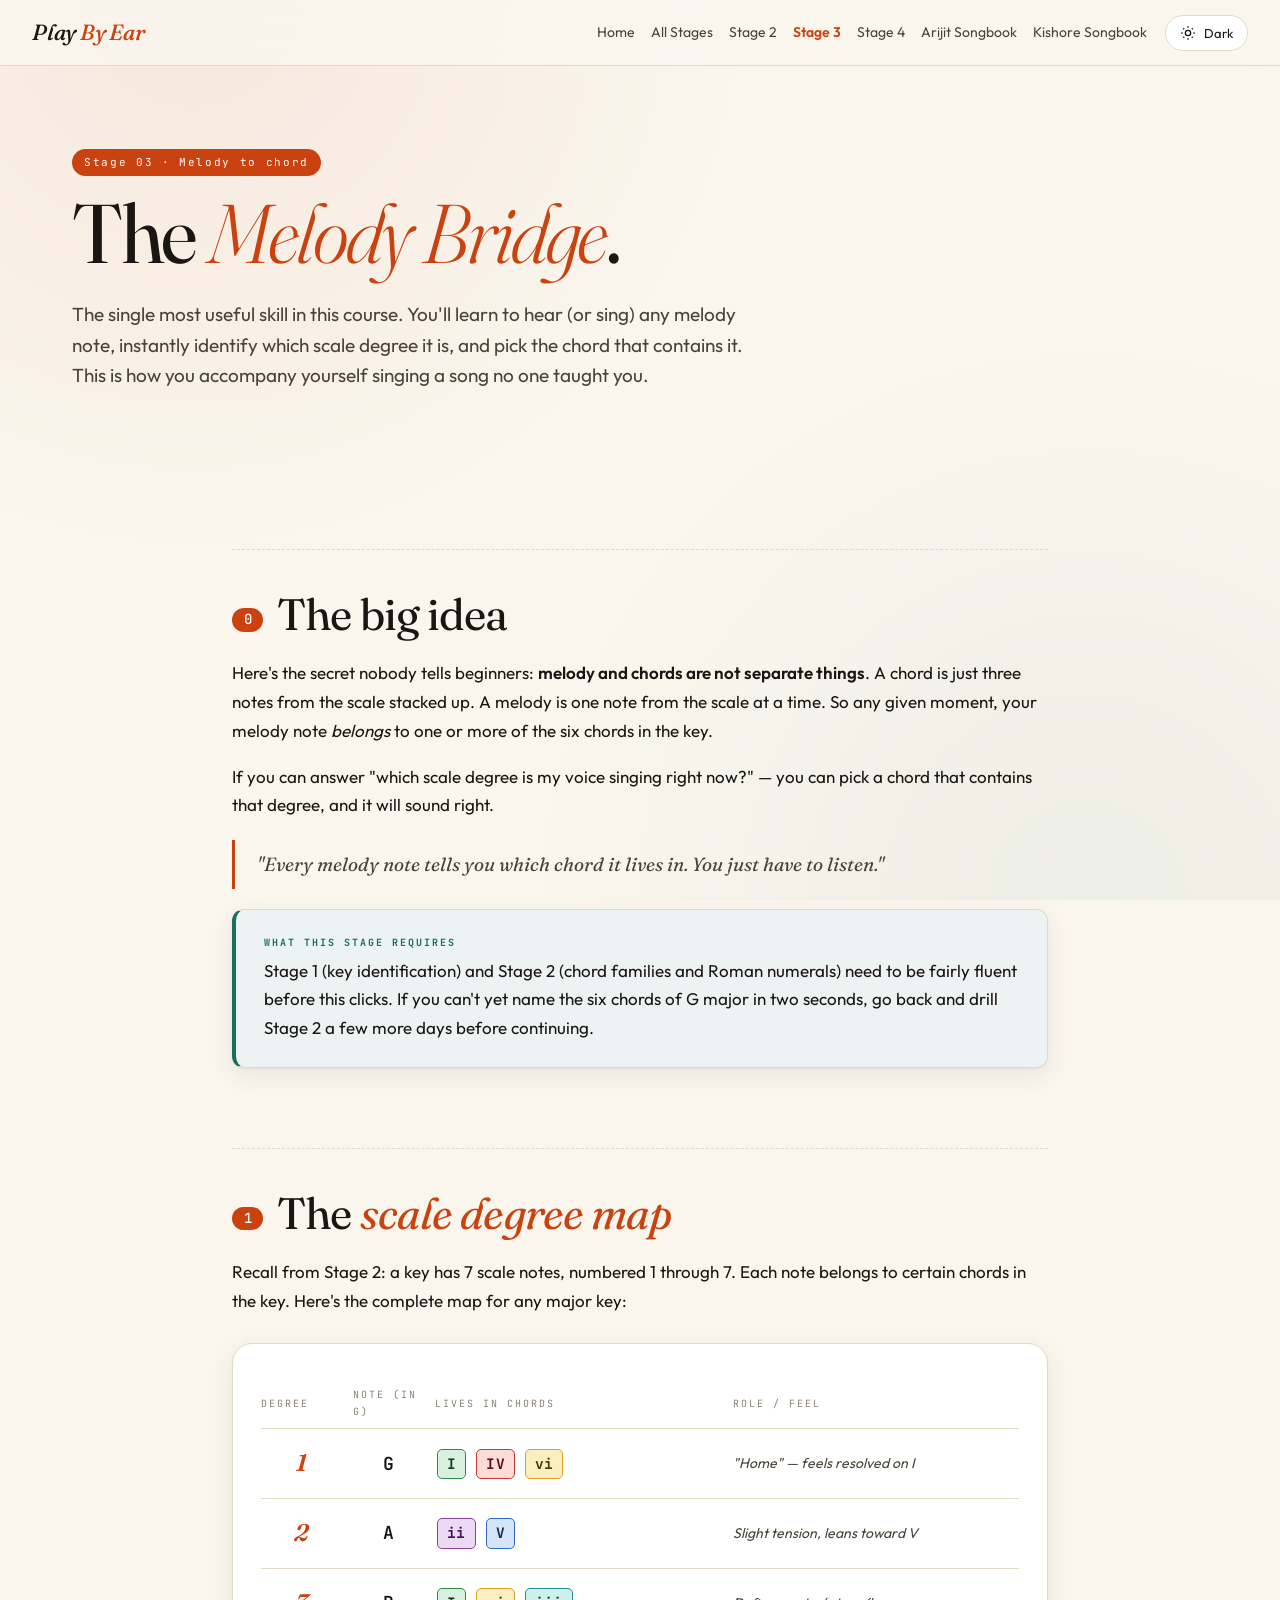
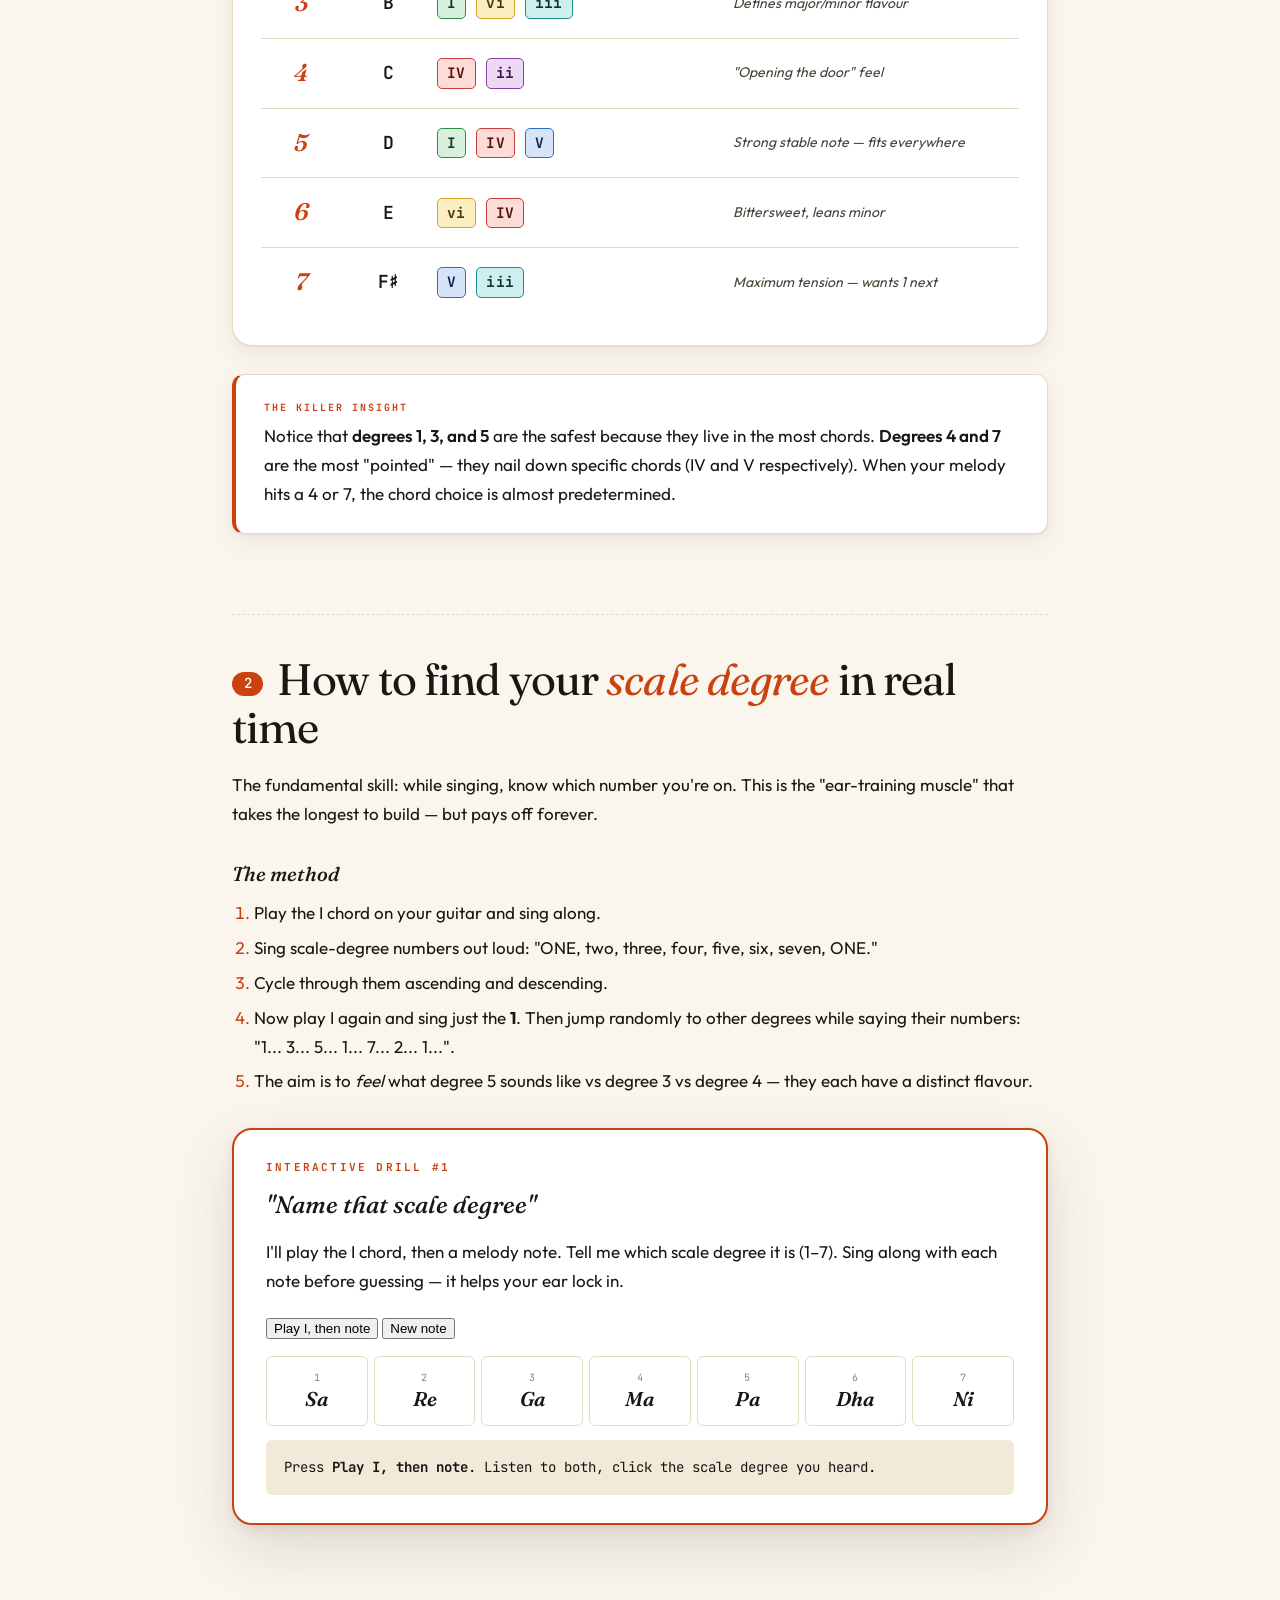
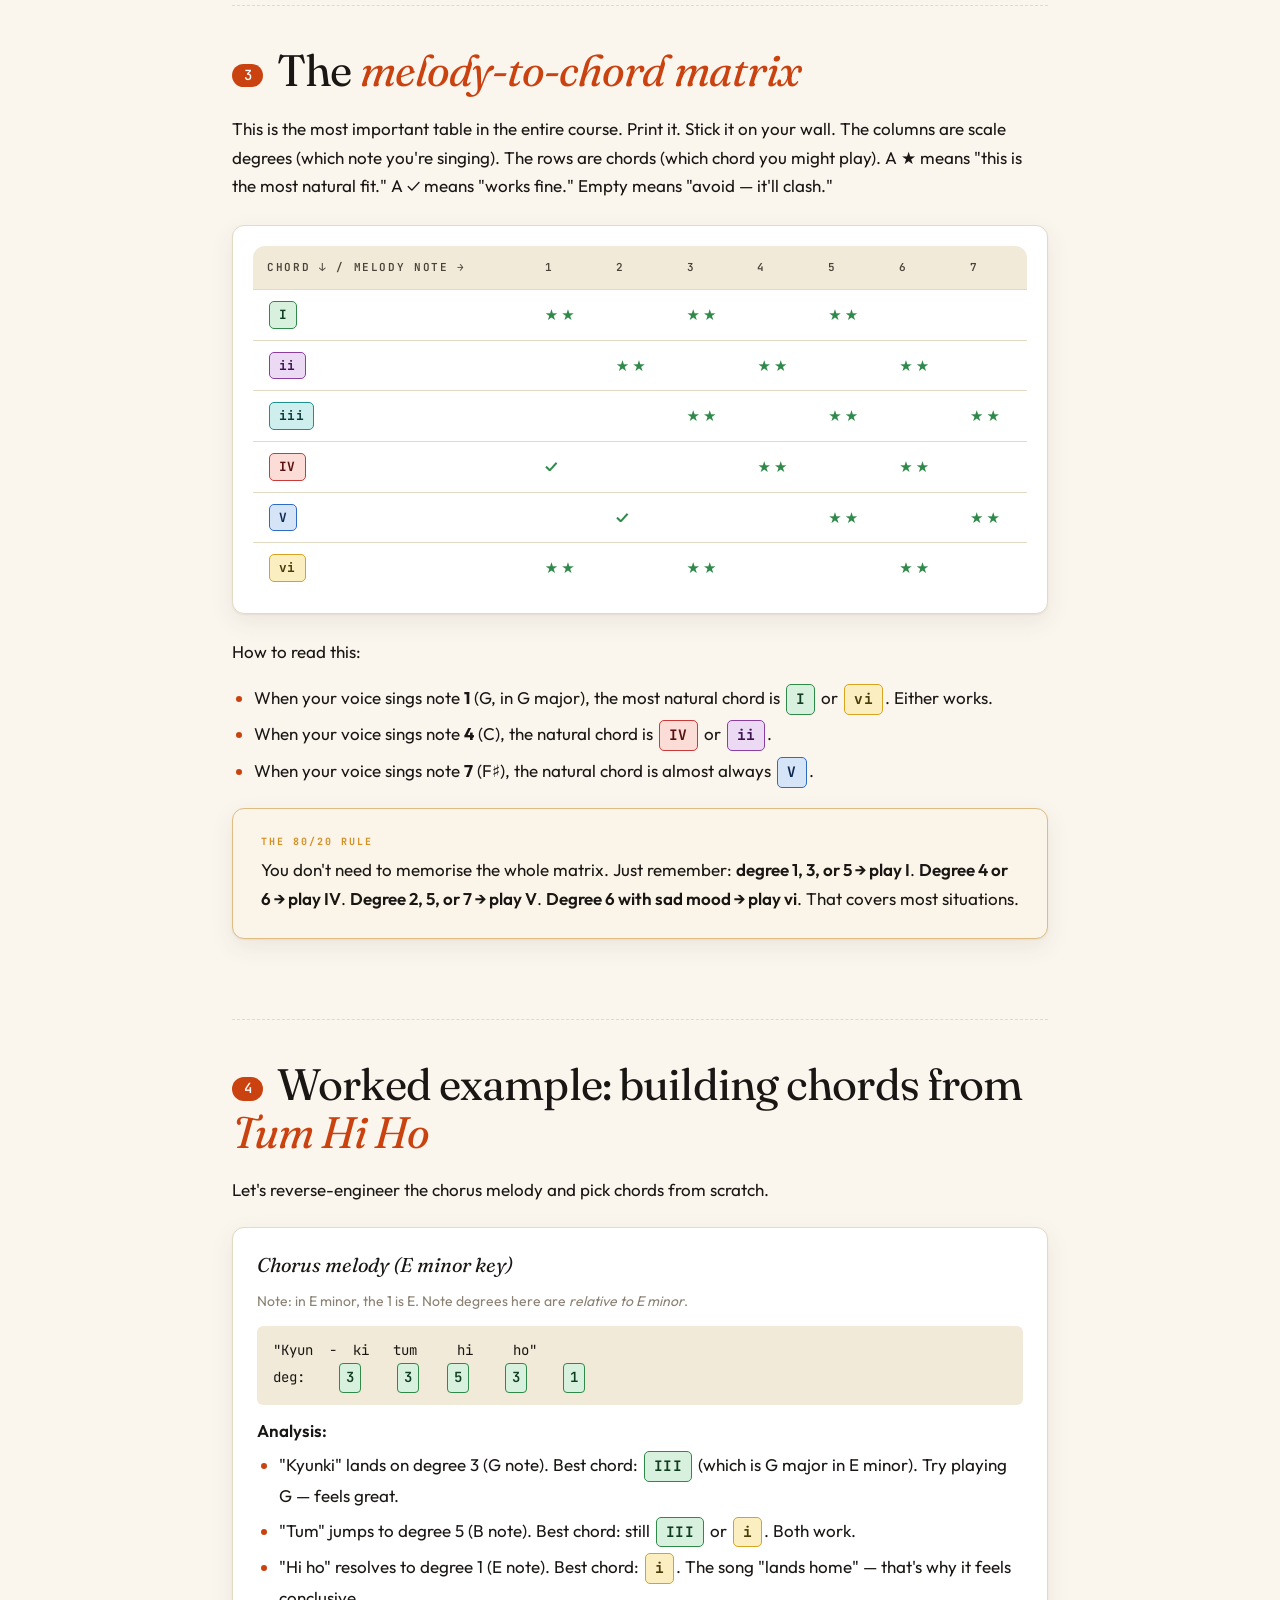
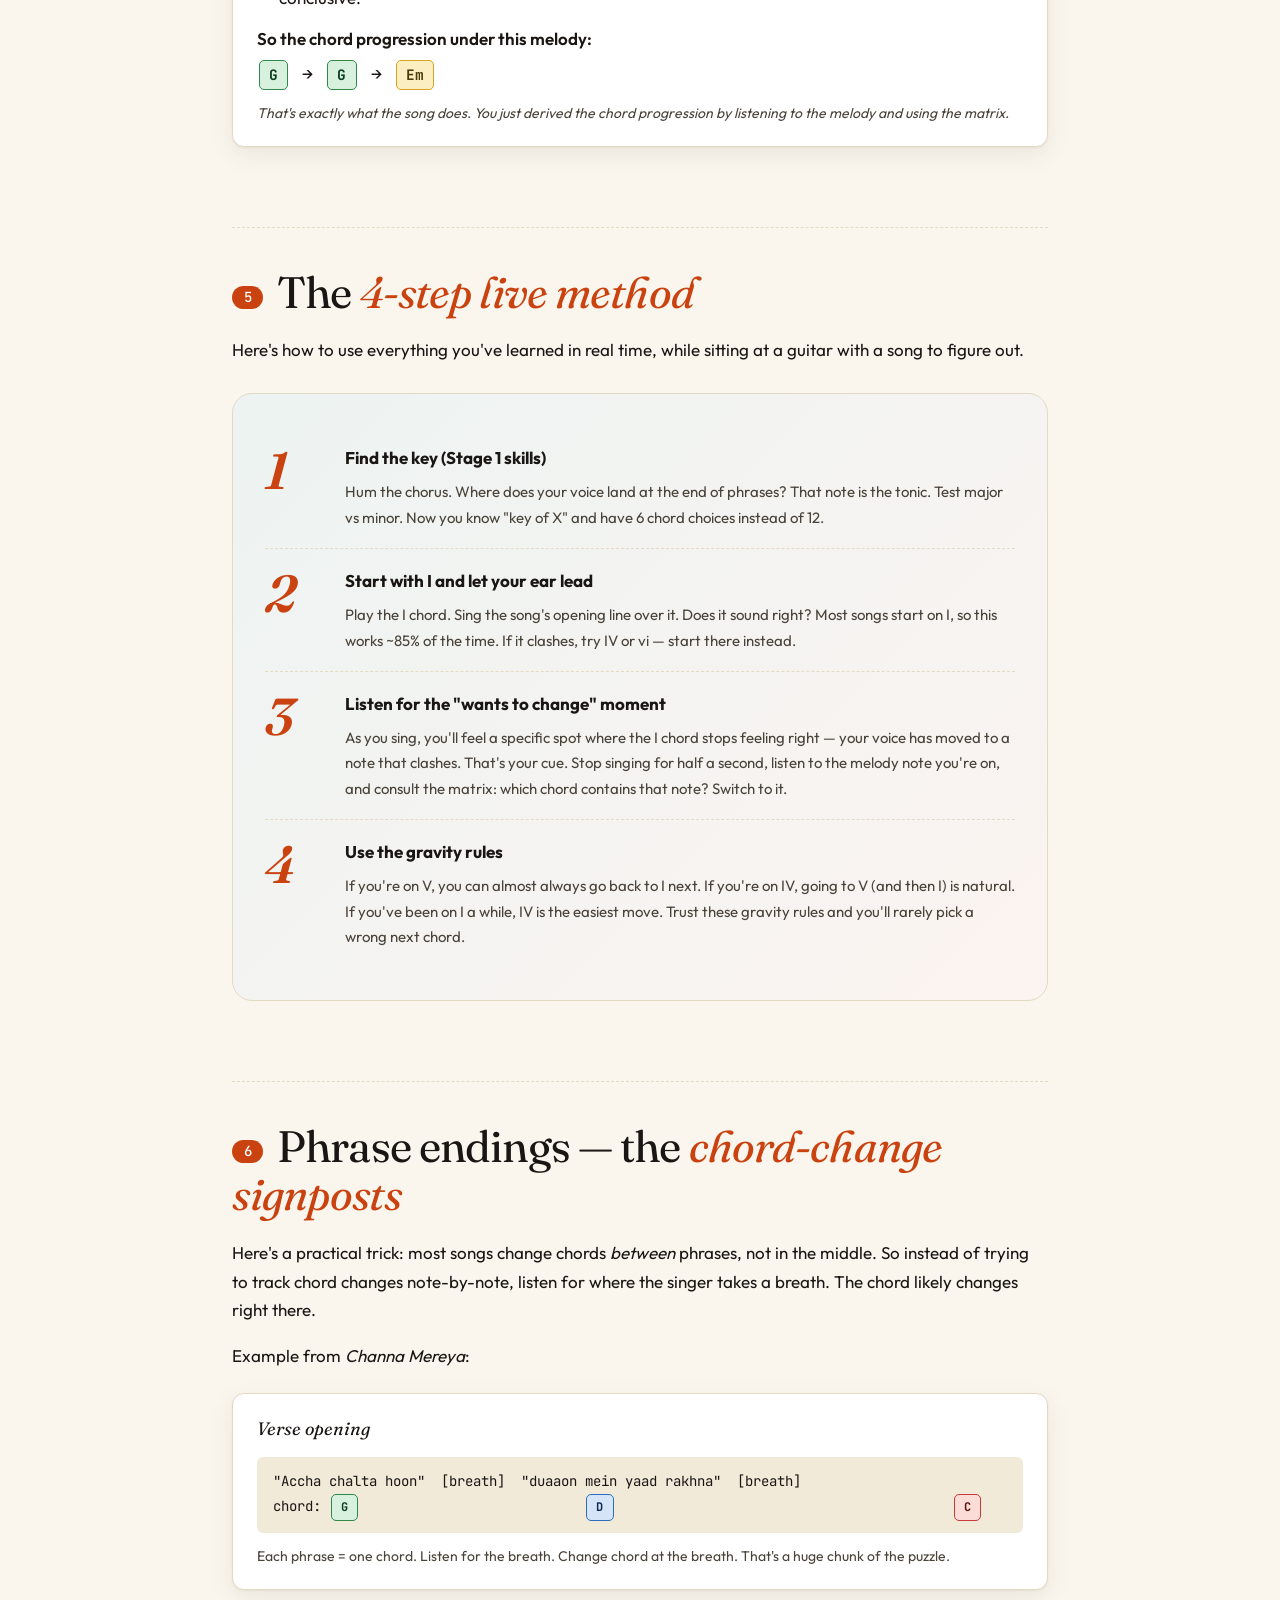
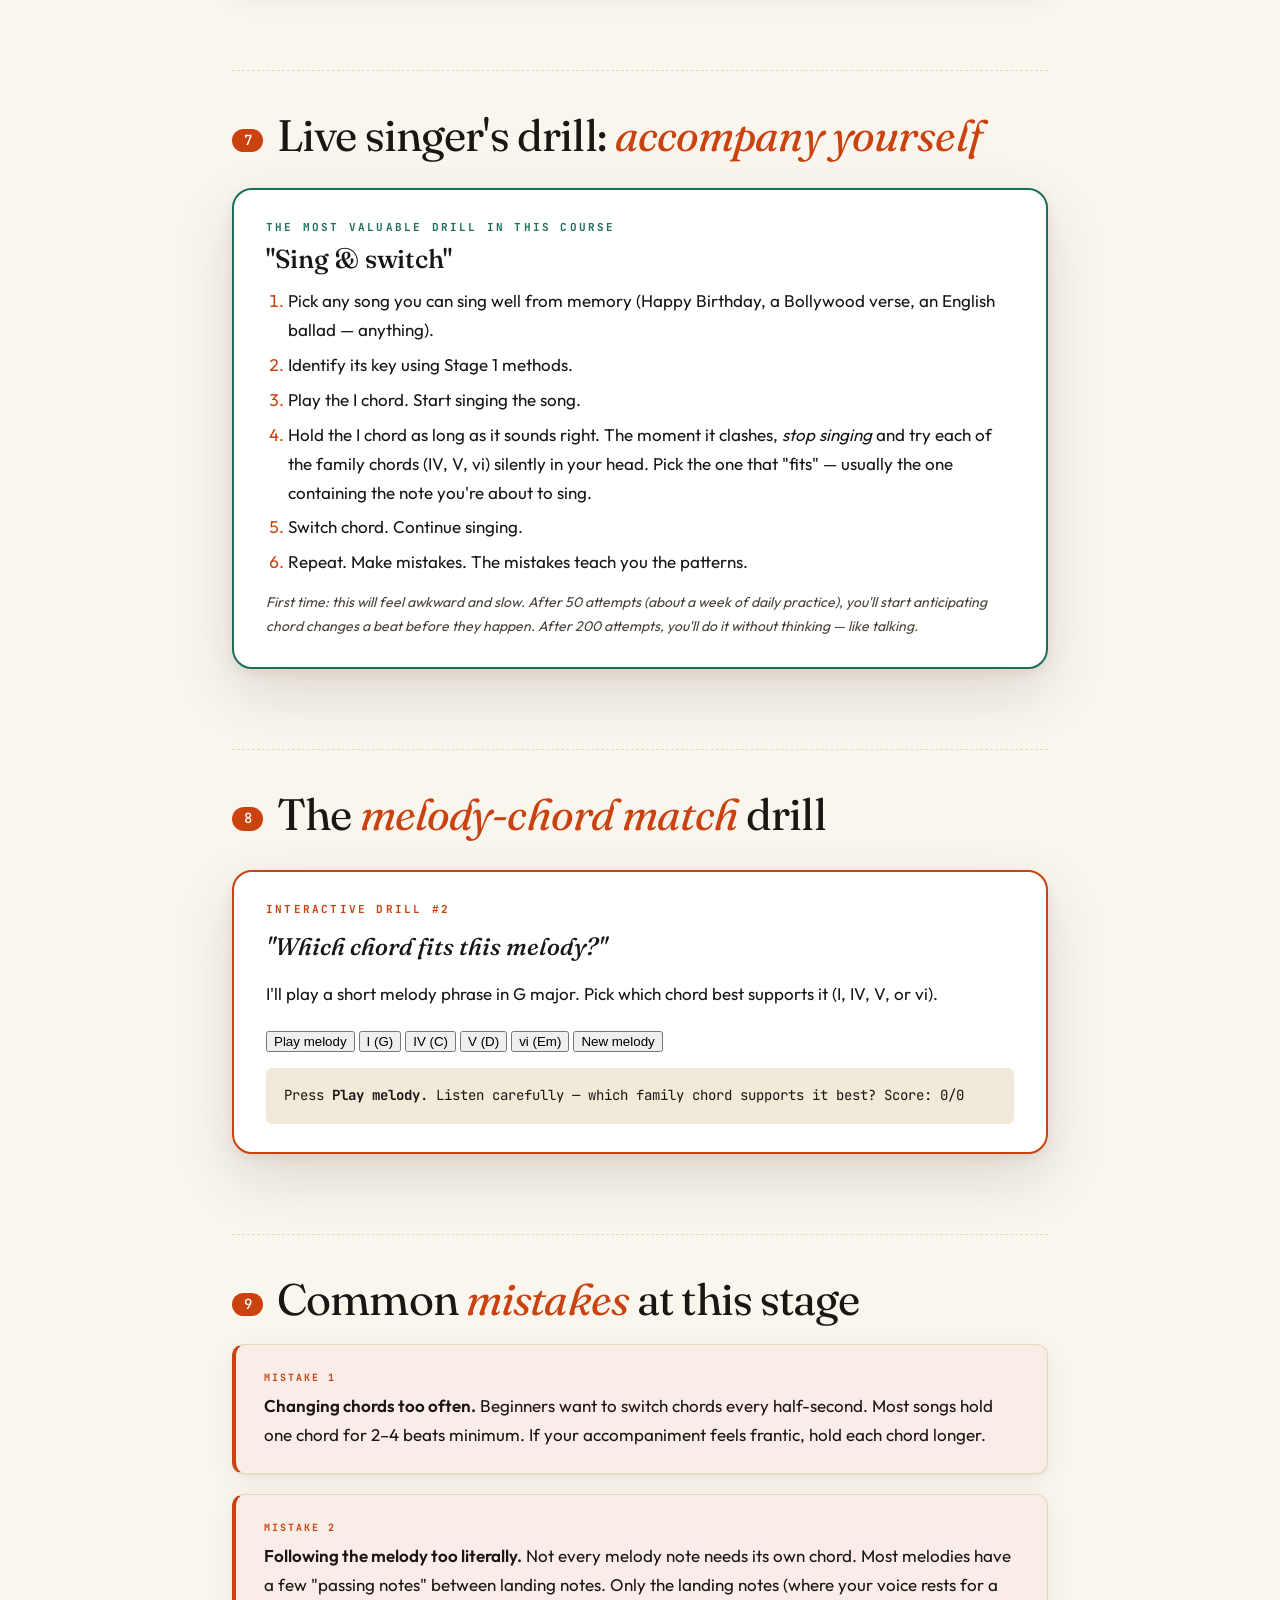
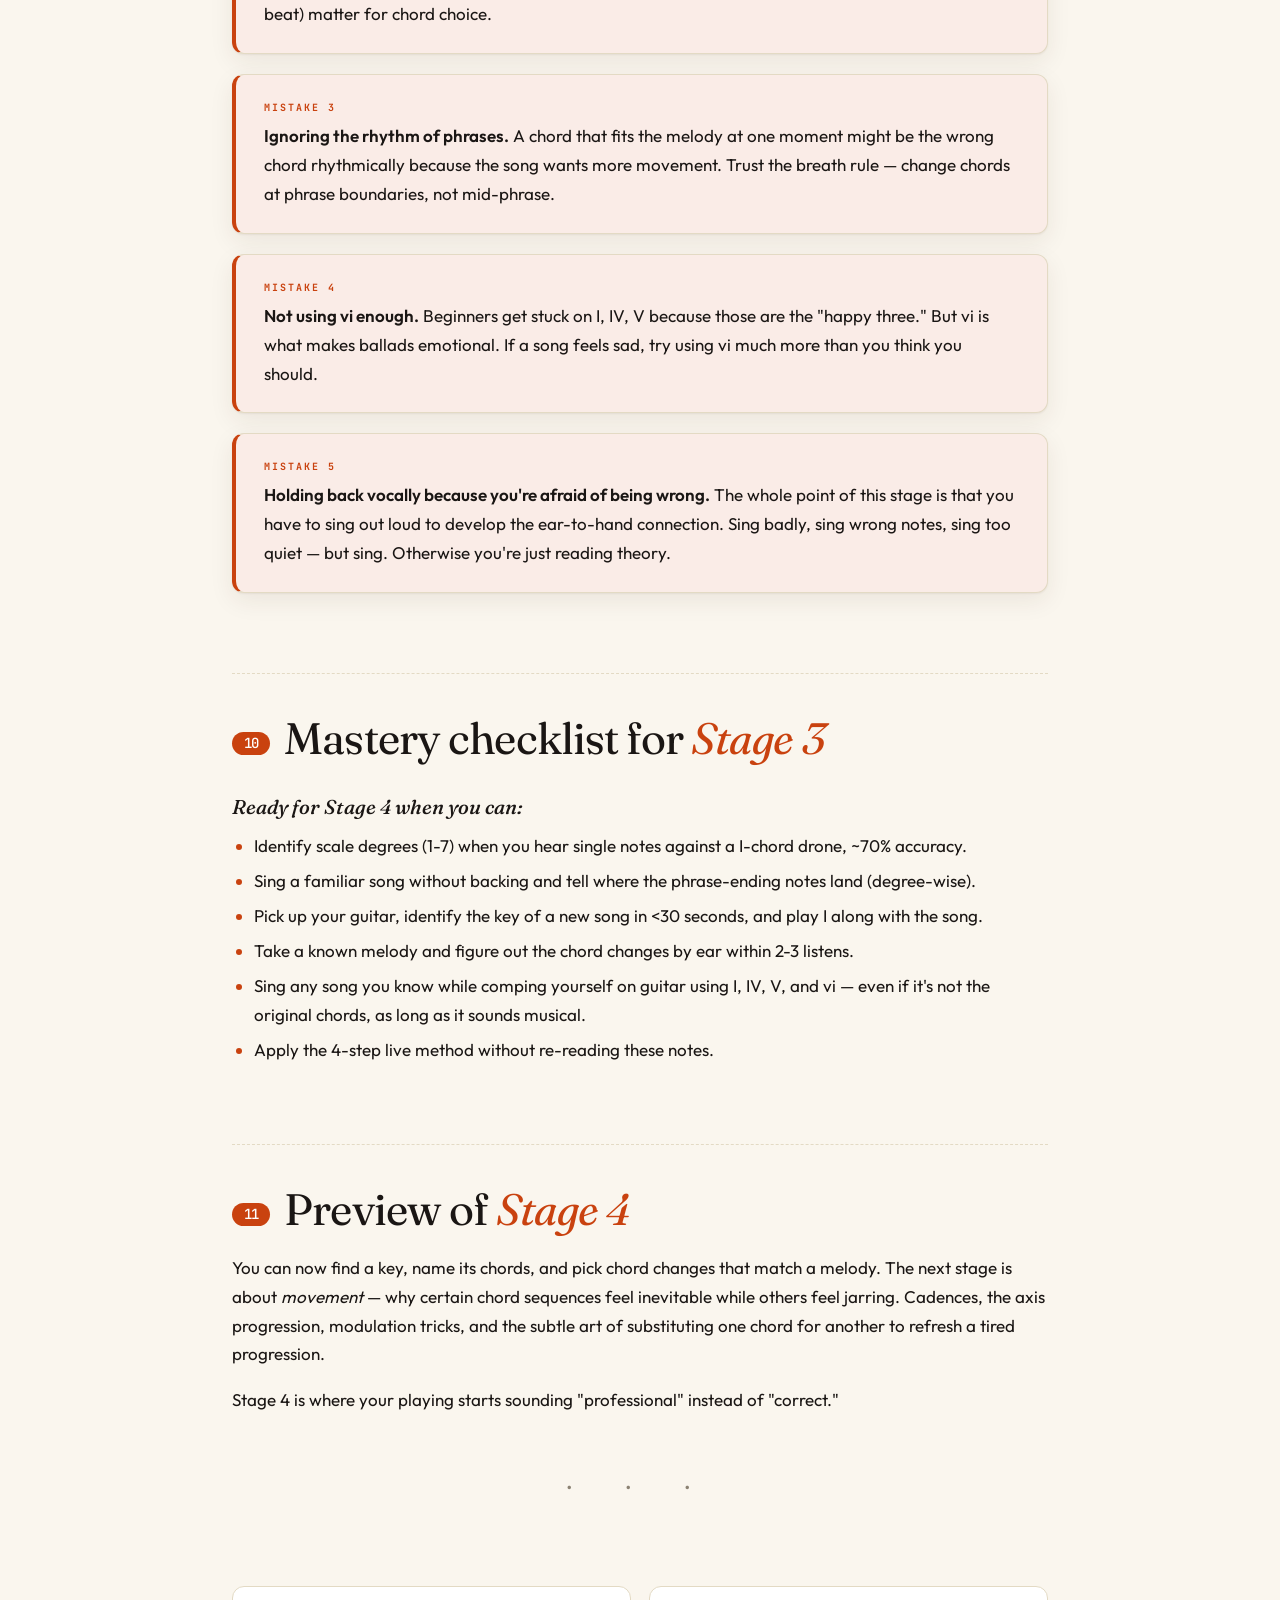
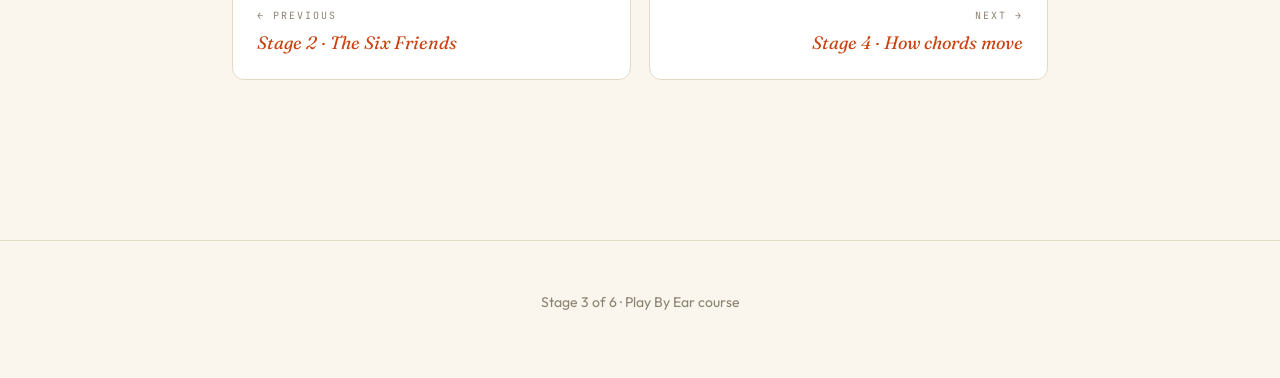
<file: advance_course/stage-3.html>
<!DOCTYPE html>
<html lang="en" data-theme="light">
<head>
<meta charset="UTF-8" />
<meta name="viewport" content="width=device-width, initial-scale=1.0" />
<title>Stage 3 · The Melody Bridge — Play By Ear</title>
<link rel="preconnect" href="https://fonts.googleapis.com" />
<link rel="preconnect" href="https://fonts.gstatic.com" crossorigin />
<link href="https://fonts.googleapis.com/css2?family=Fraunces:ital,wght@0,300..900;1,300..900&family=Outfit:wght@300..800&family=JetBrains+Mono:wght@400..700&display=swap" rel="stylesheet" />
<link rel="stylesheet" href="shared.css" />
<style>
  .scale-degree-map {
    background: var(--bg-elev);
    border: 1px solid var(--line);
    border-radius: var(--radius-lg);
    padding: 28px;
    margin: 28px 0;
    box-shadow: var(--shadow);
    overflow-x: auto;
  }
  .degree-row {
    display: grid;
    grid-template-columns: 80px 70px 1fr 1fr;
    gap: 12px;
    align-items: center;
    padding: 14px 0;
    border-bottom: 1px solid var(--line);
  }
  .degree-row:last-child { border-bottom: 0; }
  .degree-row.header {
    font-family: var(--mono); font-size: 10px; letter-spacing: .2em; text-transform: uppercase;
    color: var(--ink-mute);
    padding-bottom: 8px;
  }
  .degree-row .deg-label {
    font-family: var(--display); font-style: italic; font-weight: 600;
    font-size: 24px; color: var(--accent);
    text-align: center;
  }
  .degree-row .note-cell {
    font-family: var(--mono); font-weight: 600; font-size: 18px;
    color: var(--ink);
    text-align: center;
  }
  .degree-row .chords-cell {
    display: flex; flex-wrap: wrap; gap: 6px; align-items: center;
  }
  .degree-row .role-cell {
    font-size: 14px; color: var(--ink-soft);
    font-style: italic;
  }

  .melody-tester {
    background: var(--bg-elev);
    border: 2px solid var(--accent);
    border-radius: var(--radius-lg);
    padding: 28px 32px;
    margin: 32px 0;
    box-shadow: var(--shadow-lg);
  }
  .melody-tester .label {
    font-family: var(--mono); font-size: 11px; letter-spacing: .2em; text-transform: uppercase;
    color: var(--accent); font-weight: 700; margin-bottom: 8px;
  }

  .note-picker {
    display: grid;
    grid-template-columns: repeat(7, 1fr);
    gap: 6px;
    margin: 14px 0;
  }
  .note-btn {
    background: var(--bg-elev);
    border: 1.5px solid var(--line);
    border-radius: var(--radius-s);
    padding: 14px 10px;
    cursor: pointer;
    transition: all .15s ease;
    text-align: center;
  }
  .note-btn:hover {
    border-color: var(--accent);
    transform: translateY(-1px);
  }
  .note-btn.active {
    background: var(--accent); color: white; border-color: var(--accent);
  }
  .note-btn .deg-small {
    font-family: var(--mono); font-size: 10px; letter-spacing: .05em;
    color: var(--ink-mute);
    display: block; margin-bottom: 2px;
  }
  .note-btn.active .deg-small { color: rgba(255,255,255,.7); }
  .note-btn .note-name {
    font-family: var(--display); font-style: italic; font-weight: 600;
    font-size: 20px; color: var(--ink);
  }
  .note-btn.active .note-name { color: white; }

  .matrix-table {
    overflow-x: auto;
    background: var(--bg-elev);
    border-radius: var(--radius);
    padding: 20px;
    box-shadow: var(--shadow);
    border: 1px solid var(--line);
    margin: 24px 0;
  }
  .matrix-table table {
    box-shadow: none; margin: 0;
  }
  .matrix-table .yes { color: var(--chord-G); font-weight: 700; }
  .matrix-table .yes-best { color: var(--chord-G); font-weight: 700; }
  .matrix-table .yes-best::after { content: " ★"; }
  .matrix-table .no { color: var(--ink-mute); }

  .melody-example {
    background: var(--bg-elev);
    border: 1px solid var(--line);
    border-radius: var(--radius);
    padding: 20px 24px;
    margin: 22px 0;
    box-shadow: var(--shadow);
  }
  .melody-line {
    font-family: var(--mono); font-size: 14px;
    background: var(--bg-muted);
    padding: 12px 16px;
    border-radius: var(--radius-s);
    margin: 12px 0;
    overflow-x: auto;
    white-space: pre;
    line-height: 1.8;
  }
  .melody-note {
    display: inline-block;
    padding: 1px 6px;
    margin: 0 2px;
    border-radius: 4px;
    font-weight: 600;
  }
  .melody-note.tone {
    background: var(--chord-G-bg); color: var(--chord-G-ink);
    border: 1px solid var(--chord-G);
  }
  .melody-note.passing {
    background: var(--bg-muted);
    color: var(--ink-mute);
    border: 1px dashed var(--ink-mute);
  }

  .four-step-method {
    background: linear-gradient(135deg,
      color-mix(in srgb, var(--accent-3) 8%, var(--bg-elev)),
      color-mix(in srgb, var(--accent) 6%, var(--bg-elev)));
    border-radius: var(--radius-lg);
    padding: 32px;
    margin: 28px 0;
    border: 1px solid var(--line);
  }
  .four-step-method .step-large {
    display: flex; gap: 20px;
    padding: 18px 0;
    border-bottom: 1px dashed var(--line);
    align-items: flex-start;
  }
  .four-step-method .step-large:last-child { border-bottom: 0; }
  .four-step-method .step-large .num-big {
    font-family: var(--display); font-style: italic; font-weight: 600;
    font-size: 52px; color: var(--accent); line-height: 1;
    min-width: 60px;
  }
  .four-step-method .step-large .step-content h4 {
    margin: 0 0 6px;
    font-style: normal; font-family: var(--body);
    font-weight: 700; font-size: 17px;
  }
  .four-step-method .step-large .step-content p {
    margin: 0; color: var(--ink-soft); font-size: 15px;
  }

  .voice-test-box {
    background: var(--bg-elev);
    border: 2px solid var(--accent-3);
    border-radius: var(--radius-lg);
    padding: 28px 32px;
    margin: 28px 0;
    box-shadow: var(--shadow-lg);
  }
</style>
<link rel="stylesheet" href="../assets/site-shell.css" />
</head>
<body>

<header class="topbar site-header">
  <a class="brand site-brand" href="advance_course.html"><em style="font-style:italic">Play</em> <span>By Ear</span></a>
  <button class="nav-toggle" type="button" aria-label="Open navigation" aria-expanded="false" aria-controls="site-menu">
    <span></span><span></span><span></span>
  </button>
  <div class="site-menu" id="site-menu">
    <nav class="site-nav" aria-label="Primary navigation">
      <a href="../index.html">Home</a>
      <a href="advance_course.html">All Stages</a>
      <a href="stage-2.html">Stage 2</a>
      <a class="current" href="stage-3.html">Stage 3</a>
      <a href="stage-4.html">Stage 4</a>
      <a href="../songbooks/arijit_singh_songbook.html">Arijit Songbook</a>
      <a href="../songbooks/kishore_kumar_songbook.html">Kishore Songbook</a>
    </nav>
    <div class="site-actions">
      <button class="theme-toggle" onclick="toggleTheme()" aria-label="Toggle theme">
        <svg class="icon" viewBox="0 0 24 24" fill="none" stroke="currentColor" stroke-width="2">
          <circle cx="12" cy="12" r="4"/>
          <path d="M12 2v2M12 20v2M4.93 4.93l1.41 1.41M17.66 17.66l1.41 1.41M2 12h2M20 12h2M4.93 19.07l1.41-1.41M17.66 6.34l1.41-1.41"/>
        </svg>
        <span id="theme-label">Dark</span>
      </button>
    </div>
  </div>
</header>

<header class="hero">
  <div class="stage-pill">Stage 03 · Melody to chord</div>
  <h1>The <em>Melody Bridge</em>.</h1>
  <p class="lede">The single most useful skill in this course. You'll learn to hear (or sing) any melody note, instantly identify which scale degree it is, and pick the chord that contains it. This is how you accompany yourself singing a song no one taught you.</p>
</header>

<div class="wrap">

<h2><span class="num">0</span>The big idea</h2>

<p>Here's the secret nobody tells beginners: <strong>melody and chords are not separate things</strong>. A chord is just three notes from the scale stacked up. A melody is one note from the scale at a time. So any given moment, your melody note <em>belongs</em> to one or more of the six chords in the key.</p>

<p>If you can answer "which scale degree is my voice singing right now?" — you can pick a chord that contains that degree, and it will sound right.</p>

<blockquote>
"Every melody note tells you which chord it lives in. You just have to listen."
</blockquote>

<div class="card teal">
  <div class="card-label">What this stage requires</div>
  <p style="margin:0">Stage 1 (key identification) and Stage 2 (chord families and Roman numerals) need to be fairly fluent before this clicks. If you can't yet name the six chords of G major in two seconds, go back and drill Stage 2 a few more days before continuing.</p>
</div>

<h2><span class="num">1</span>The <em>scale degree map</em></h2>

<p>Recall from Stage 2: a key has 7 scale notes, numbered 1 through 7. Each note belongs to certain chords in the key. Here's the complete map for any major key:</p>

<div class="scale-degree-map">
  <div class="degree-row header">
    <div>Degree</div>
    <div>Note (in G)</div>
    <div>Lives in chords</div>
    <div>Role / feel</div>
  </div>
  <div class="degree-row">
    <div class="deg-label">1</div>
    <div class="note-cell">G</div>
    <div class="chords-cell">
      <span class="chord G">I</span>
      <span class="chord C">IV</span>
      <span class="chord Em">vi</span>
    </div>
    <div class="role-cell">"Home" — feels resolved on I</div>
  </div>
  <div class="degree-row">
    <div class="deg-label">2</div>
    <div class="note-cell">A</div>
    <div class="chords-cell">
      <span class="chord Am">ii</span>
      <span class="chord D">V</span>
    </div>
    <div class="role-cell">Slight tension, leans toward V</div>
  </div>
  <div class="degree-row">
    <div class="deg-label">3</div>
    <div class="note-cell">B</div>
    <div class="chords-cell">
      <span class="chord G">I</span>
      <span class="chord Em">vi</span>
      <span class="chord Bm">iii</span>
    </div>
    <div class="role-cell">Defines major/minor flavour</div>
  </div>
  <div class="degree-row">
    <div class="deg-label">4</div>
    <div class="note-cell">C</div>
    <div class="chords-cell">
      <span class="chord C">IV</span>
      <span class="chord Am">ii</span>
    </div>
    <div class="role-cell">"Opening the door" feel</div>
  </div>
  <div class="degree-row">
    <div class="deg-label">5</div>
    <div class="note-cell">D</div>
    <div class="chords-cell">
      <span class="chord G">I</span>
      <span class="chord C">IV</span>
      <span class="chord D">V</span>
    </div>
    <div class="role-cell">Strong stable note — fits everywhere</div>
  </div>
  <div class="degree-row">
    <div class="deg-label">6</div>
    <div class="note-cell">E</div>
    <div class="chords-cell">
      <span class="chord Em">vi</span>
      <span class="chord C">IV</span>
    </div>
    <div class="role-cell">Bittersweet, leans minor</div>
  </div>
  <div class="degree-row">
    <div class="deg-label">7</div>
    <div class="note-cell">F♯</div>
    <div class="chords-cell">
      <span class="chord D">V</span>
      <span class="chord Bm">iii</span>
    </div>
    <div class="role-cell">Maximum tension — wants 1 next</div>
  </div>
</div>

<div class="card accent">
  <div class="card-label">The killer insight</div>
  <p style="margin:0">Notice that <strong>degrees 1, 3, and 5</strong> are the safest because they live in the most chords. <strong>Degrees 4 and 7</strong> are the most "pointed" — they nail down specific chords (IV and V respectively). When your melody hits a 4 or 7, the chord choice is almost predetermined.</p>
</div>

<h2><span class="num">2</span>How to find your <em>scale degree</em> in real time</h2>

<p>The fundamental skill: while singing, know which number you're on. This is the "ear-training muscle" that takes the longest to build — but pays off forever.</p>

<h4>The method</h4>
<ol>
  <li>Play the I chord on your guitar and sing along.</li>
  <li>Sing scale-degree numbers out loud: "ONE, two, three, four, five, six, seven, ONE."</li>
  <li>Cycle through them ascending and descending.</li>
  <li>Now play I again and sing just the <strong>1</strong>. Then jump randomly to other degrees while saying their numbers: "1... 3... 5... 1... 7... 2... 1...".</li>
  <li>The aim is to <em>feel</em> what degree 5 sounds like vs degree 3 vs degree 4 — they each have a distinct flavour.</li>
</ol>

<div class="drill">
  <div class="drill-label">Interactive drill #1</div>
  <div class="drill-title">"Name that scale degree"</div>
  <p>I'll play the I chord, then a melody note. Tell me which scale degree it is (1–7). Sing along with each note before guessing — it helps your ear lock in.</p>

  <div class="play-button-row">
    <button class="play-btn" id="deg-play">Play I, then note</button>
    <button class="play-btn outline" id="deg-new">New note</button>
  </div>

  <div class="note-picker" id="deg-picker">
    <button class="note-btn" data-deg="1"><span class="deg-small">1</span><span class="note-name">Sa</span></button>
    <button class="note-btn" data-deg="2"><span class="deg-small">2</span><span class="note-name">Re</span></button>
    <button class="note-btn" data-deg="3"><span class="deg-small">3</span><span class="note-name">Ga</span></button>
    <button class="note-btn" data-deg="4"><span class="deg-small">4</span><span class="note-name">Ma</span></button>
    <button class="note-btn" data-deg="5"><span class="deg-small">5</span><span class="note-name">Pa</span></button>
    <button class="note-btn" data-deg="6"><span class="deg-small">6</span><span class="note-name">Dha</span></button>
    <button class="note-btn" data-deg="7"><span class="deg-small">7</span><span class="note-name">Ni</span></button>
  </div>

  <div class="drill-output" id="deg-output">Press <strong>Play I, then note</strong>. Listen to both, click the scale degree you heard.</div>
</div>

<h2><span class="num">3</span>The <em>melody-to-chord matrix</em></h2>

<p>This is the most important table in the entire course. Print it. Stick it on your wall. The columns are scale degrees (which note you're singing). The rows are chords (which chord you might play). A ★ means "this is the most natural fit." A ✓ means "works fine." Empty means "avoid — it'll clash."</p>

<div class="matrix-table">
  <table>
    <thead>
      <tr>
        <th>Chord ↓ / Melody note →</th>
        <th>1</th><th>2</th><th>3</th><th>4</th><th>5</th><th>6</th><th>7</th>
      </tr>
    </thead>
    <tbody>
      <tr>
        <td><span class="chord G">I</span></td>
        <td class="yes-best">★</td>
        <td></td>
        <td class="yes-best">★</td>
        <td></td>
        <td class="yes-best">★</td>
        <td></td>
        <td></td>
      </tr>
      <tr>
        <td><span class="chord Am">ii</span></td>
        <td></td>
        <td class="yes-best">★</td>
        <td></td>
        <td class="yes-best">★</td>
        <td></td>
        <td class="yes-best">★</td>
        <td></td>
      </tr>
      <tr>
        <td><span class="chord Bm">iii</span></td>
        <td></td>
        <td></td>
        <td class="yes-best">★</td>
        <td></td>
        <td class="yes-best">★</td>
        <td></td>
        <td class="yes-best">★</td>
      </tr>
      <tr>
        <td><span class="chord C">IV</span></td>
        <td class="yes">✓</td>
        <td></td>
        <td></td>
        <td class="yes-best">★</td>
        <td></td>
        <td class="yes-best">★</td>
        <td></td>
      </tr>
      <tr>
        <td><span class="chord D">V</span></td>
        <td></td>
        <td class="yes">✓</td>
        <td></td>
        <td></td>
        <td class="yes-best">★</td>
        <td></td>
        <td class="yes-best">★</td>
      </tr>
      <tr>
        <td><span class="chord Em">vi</span></td>
        <td class="yes-best">★</td>
        <td></td>
        <td class="yes-best">★</td>
        <td></td>
        <td></td>
        <td class="yes-best">★</td>
        <td></td>
      </tr>
    </tbody>
  </table>
</div>

<p>How to read this:</p>
<ul>
  <li>When your voice sings note <strong>1</strong> (G, in G major), the most natural chord is <span class="chord G">I</span> or <span class="chord Em">vi</span>. Either works.</li>
  <li>When your voice sings note <strong>4</strong> (C), the natural chord is <span class="chord C">IV</span> or <span class="chord Am">ii</span>.</li>
  <li>When your voice sings note <strong>7</strong> (F♯), the natural chord is almost always <span class="chord D">V</span>.</li>
</ul>

<div class="card tip">
  <div class="card-label">The 80/20 rule</div>
  <p style="margin:0">You don't need to memorise the whole matrix. Just remember: <strong>degree 1, 3, or 5 → play I</strong>. <strong>Degree 4 or 6 → play IV</strong>. <strong>Degree 2, 5, or 7 → play V</strong>. <strong>Degree 6 with sad mood → play vi</strong>. That covers most situations.</p>
</div>

<h2><span class="num">4</span>Worked example: building chords from <em>Tum Hi Ho</em></h2>

<p>Let's reverse-engineer the chorus melody and pick chords from scratch.</p>

<div class="melody-example">
  <div style="font-family:var(--display); font-style:italic; font-size:20px; margin-bottom: 8px">Chorus melody (E minor key)</div>
  <div style="font-size:14px; color:var(--ink-mute); margin-bottom:8px">Note: in E minor, the 1 is E. Note degrees here are <em>relative to E minor</em>.</div>

  <div class="melody-line">"Kyun  -  ki   tum     hi     ho"
deg:    <span class="melody-note tone">3</span>    <span class="melody-note tone">3</span>   <span class="melody-note tone">5</span>    <span class="melody-note tone">3</span>    <span class="melody-note tone">1</span></div>

  <p style="margin:12px 0 6px"><strong>Analysis:</strong></p>
  <ul style="margin:0">
    <li>"Kyunki" lands on degree 3 (G note). Best chord: <span class="chord G">III</span> (which is G major in E minor). Try playing G — feels great.</li>
    <li>"Tum" jumps to degree 5 (B note). Best chord: still <span class="chord G">III</span> or <span class="chord Em">i</span>. Both work.</li>
    <li>"Hi ho" resolves to degree 1 (E note). Best chord: <span class="chord Em">i</span>. The song "lands home" — that's why it feels conclusive.</li>
  </ul>

  <p style="margin:12px 0 6px"><strong>So the chord progression under this melody:</strong></p>
  <p style="margin:0"><span class="chord G">G</span> &nbsp; → &nbsp; <span class="chord G">G</span> &nbsp; → &nbsp; <span class="chord Em">Em</span></p>

  <p style="margin:12px 0 0; font-size:14px; color:var(--ink-soft); font-style:italic">
    That's exactly what the song does. You just derived the chord progression by listening to the melody and using the matrix.
  </p>
</div>

<h2><span class="num">5</span>The <em>4-step live method</em></h2>

<p>Here's how to use everything you've learned in real time, while sitting at a guitar with a song to figure out.</p>

<div class="four-step-method">

  <div class="step-large">
    <div class="num-big">1</div>
    <div class="step-content">
      <h4>Find the key (Stage 1 skills)</h4>
      <p>Hum the chorus. Where does your voice land at the end of phrases? That note is the tonic. Test major vs minor. Now you know "key of X" and have 6 chord choices instead of 12.</p>
    </div>
  </div>

  <div class="step-large">
    <div class="num-big">2</div>
    <div class="step-content">
      <h4>Start with I and let your ear lead</h4>
      <p>Play the I chord. Sing the song's opening line over it. Does it sound right? Most songs start on I, so this works ~85% of the time. If it clashes, try IV or vi — start there instead.</p>
    </div>
  </div>

  <div class="step-large">
    <div class="num-big">3</div>
    <div class="step-content">
      <h4>Listen for the "wants to change" moment</h4>
      <p>As you sing, you'll feel a specific spot where the I chord stops feeling right — your voice has moved to a note that clashes. That's your cue. Stop singing for half a second, listen to the melody note you're on, and consult the matrix: which chord contains that note? Switch to it.</p>
    </div>
  </div>

  <div class="step-large">
    <div class="num-big">4</div>
    <div class="step-content">
      <h4>Use the gravity rules</h4>
      <p>If you're on V, you can almost always go back to I next. If you're on IV, going to V (and then I) is natural. If you've been on I a while, IV is the easiest move. Trust these gravity rules and you'll rarely pick a wrong next chord.</p>
    </div>
  </div>

</div>

<h2><span class="num">6</span>Phrase endings — the <em>chord-change signposts</em></h2>

<p>Here's a practical trick: most songs change chords <em>between</em> phrases, not in the middle. So instead of trying to track chord changes note-by-note, listen for where the singer takes a breath. The chord likely changes right there.</p>

<p>Example from <em>Channa Mereya</em>:</p>

<div class="melody-example">
  <div style="font-family:var(--display); font-style:italic; font-size:18px; margin-bottom: 8px">Verse opening</div>
  <div class="melody-line">"Accha chalta hoon"  [breath]  "duaaon mein yaad rakhna"  [breath]
chord: <span class="chord G">G</span>                            <span class="chord D">D</span>                                          <span class="chord C">C</span></div>

  <p style="margin:12px 0 0; font-size:14px; color:var(--ink-soft)">
    Each phrase = one chord. Listen for the breath. Change chord at the breath. That's a huge chunk of the puzzle.
  </p>
</div>

<h2><span class="num">7</span>Live singer's drill: <em>accompany yourself</em></h2>

<div class="voice-test-box">
  <div style="font-family:var(--mono); font-size:11px; letter-spacing:.2em; text-transform:uppercase; color:var(--accent-3); font-weight:700; margin-bottom:8px">The most valuable drill in this course</div>
  <h3 style="margin:0 0 12px; font-family:var(--display); font-weight:500">"Sing & switch"</h3>

  <ol style="margin:0">
    <li>Pick any song you can sing well from memory (Happy Birthday, a Bollywood verse, an English ballad — anything).</li>
    <li>Identify its key using Stage 1 methods.</li>
    <li>Play the I chord. Start singing the song.</li>
    <li>Hold the I chord as long as it sounds right. The moment it clashes, <em>stop singing</em> and try each of the family chords (IV, V, vi) silently in your head. Pick the one that "fits" — usually the one containing the note you're about to sing.</li>
    <li>Switch chord. Continue singing.</li>
    <li>Repeat. Make mistakes. The mistakes teach you the patterns.</li>
  </ol>

  <p style="margin:14px 0 0; font-style:italic; color:var(--ink-soft); font-size:14px">
    First time: this will feel awkward and slow. After 50 attempts (about a week of daily practice), you'll start anticipating chord changes a beat before they happen. After 200 attempts, you'll do it without thinking — like talking.
  </p>
</div>

<h2><span class="num">8</span>The <em>melody-chord match</em> drill</h2>

<div class="drill">
  <div class="drill-label">Interactive drill #2</div>
  <div class="drill-title">"Which chord fits this melody?"</div>
  <p>I'll play a short melody phrase in G major. Pick which chord best supports it (I, IV, V, or vi).</p>

  <div class="play-button-row">
    <button class="play-btn" id="match-play">Play melody</button>
    <button class="play-btn outline" id="match-I">I (G)</button>
    <button class="play-btn outline" id="match-IV">IV (C)</button>
    <button class="play-btn outline" id="match-V">V (D)</button>
    <button class="play-btn outline" id="match-vi">vi (Em)</button>
    <button class="play-btn outline" id="match-new">New melody</button>
  </div>

  <div class="drill-output" id="match-output">
    Press <strong>Play melody</strong>. Listen carefully — which family chord supports it best?  Score: 0/0
  </div>
</div>

<h2><span class="num">9</span>Common <em>mistakes</em> at this stage</h2>

<div class="card warn">
  <div class="card-label">Mistake 1</div>
  <p style="margin:0"><strong>Changing chords too often.</strong> Beginners want to switch chords every half-second. Most songs hold one chord for 2–4 beats minimum. If your accompaniment feels frantic, hold each chord longer.</p>
</div>

<div class="card warn">
  <div class="card-label">Mistake 2</div>
  <p style="margin:0"><strong>Following the melody too literally.</strong> Not every melody note needs its own chord. Most melodies have a few "passing notes" between landing notes. Only the landing notes (where your voice rests for a beat) matter for chord choice.</p>
</div>

<div class="card warn">
  <div class="card-label">Mistake 3</div>
  <p style="margin:0"><strong>Ignoring the rhythm of phrases.</strong> A chord that fits the melody at one moment might be the wrong chord rhythmically because the song wants more movement. Trust the breath rule — change chords at phrase boundaries, not mid-phrase.</p>
</div>

<div class="card warn">
  <div class="card-label">Mistake 4</div>
  <p style="margin:0"><strong>Not using vi enough.</strong> Beginners get stuck on I, IV, V because those are the "happy three." But vi is what makes ballads emotional. If a song feels sad, try using vi much more than you think you should.</p>
</div>

<div class="card warn">
  <div class="card-label">Mistake 5</div>
  <p style="margin:0"><strong>Holding back vocally because you're afraid of being wrong.</strong> The whole point of this stage is that you have to sing out loud to develop the ear-to-hand connection. Sing badly, sing wrong notes, sing too quiet — but sing. Otherwise you're just reading theory.</p>
</div>

<h2><span class="num">10</span>Mastery checklist for <em>Stage 3</em></h2>

<div class="checklist">
  <h4>Ready for Stage 4 when you can:</h4>
  <ul>
    <li>Identify scale degrees (1-7) when you hear single notes against a I-chord drone, ~70% accuracy.</li>
    <li>Sing a familiar song without backing and tell where the phrase-ending notes land (degree-wise).</li>
    <li>Pick up your guitar, identify the key of a new song in &lt;30 seconds, and play I along with the song.</li>
    <li>Take a known melody and figure out the chord changes by ear within 2-3 listens.</li>
    <li>Sing any song you know while comping yourself on guitar using I, IV, V, and vi — even if it's not the original chords, as long as it sounds musical.</li>
    <li>Apply the 4-step live method without re-reading these notes.</li>
  </ul>
</div>

<h2><span class="num">11</span>Preview of <em>Stage 4</em></h2>

<p>You can now find a key, name its chords, and pick chord changes that match a melody. The next stage is about <em>movement</em> — why certain chord sequences feel inevitable while others feel jarring. Cadences, the axis progression, modulation tricks, and the subtle art of substituting one chord for another to refresh a tired progression.</p>

<p>Stage 4 is where your playing starts sounding "professional" instead of "correct."</p>

<div class="deco-divider">· · ·</div>

<div class="stage-nav">
  <a class="stage-nav-link" href="stage-2.html">
    <div class="dir">← Previous</div>
    <div class="title">Stage 2 · The Six Friends</div>
  </a>
  <a class="stage-nav-link next" href="stage-4.html">
    <div class="dir">Next →</div>
    <div class="title">Stage 4 · How chords move</div>
  </a>
</div>

</div><!-- /wrap -->

<footer>
  <p>Stage 3 of 6 · Play By Ear course</p>
</footer>

<script>
// ============= Audio engine =============
let audioCtx = null;
function getCtx() {
  if (!audioCtx) audioCtx = new (window.AudioContext || window.webkitAudioContext)();
  return audioCtx;
}
function midiToFreq(m) { return 440 * Math.pow(2, (m - 69) / 12); }
function playNote(midi, dur = 0.5, gain = 0.18, when = 0, type = 'triangle') {
  const ctx = getCtx();
  const t = ctx.currentTime + when;
  const osc = ctx.createOscillator();
  const env = ctx.createGain();
  osc.type = type;
  osc.frequency.value = midiToFreq(midi);
  env.gain.setValueAtTime(0, t);
  env.gain.linearRampToValueAtTime(gain, t + 0.02);
  env.gain.exponentialRampToValueAtTime(0.001, t + dur);
  osc.connect(env);
  env.connect(ctx.destination);
  osc.start(t);
  osc.stop(t + dur + 0.05);
}
function playChord(midis, dur = 1.0, when = 0) {
  midis.forEach(m => playNote(m, dur, 0.10, when, 'triangle'));
}
function majorTriad(r) { return [r, r+4, r+7]; }
function minorTriad(r) { return [r, r+3, r+7]; }

const TONIC = 55; // G3
// Major scale offsets from tonic: 0, 2, 4, 5, 7, 9, 11
const SCALE_OFFSETS = [0, 2, 4, 5, 7, 9, 11];

// ============= Drill 1: Name that scale degree =============
let degState = { current: null, score: 0, attempts: 0 };

function newDegree() {
  degState.current = 1 + Math.floor(Math.random() * 7); // 1-7
}

function playDegree() {
  if (!degState.current) newDegree();
  // Play I chord first
  playChord(majorTriad(TONIC), 1.0, 0);
  // Then the melody note an octave higher (so it's clearly above the chord)
  const noteMidi = TONIC + 12 + SCALE_OFFSETS[degState.current - 1];
  playNote(noteMidi, 1.2, 0.25, 1.1, 'sine');
  document.getElementById('deg-output').innerHTML =
    `Played I chord then a melody note. Which degree (1-7)?  Score: ${degState.score}/${degState.attempts}`;
}

document.querySelectorAll('#deg-picker .note-btn').forEach(btn => {
  btn.addEventListener('click', () => {
    if (!degState.current) {
      document.getElementById('deg-output').innerHTML = 'Press <strong>Play I, then note</strong> first.';
      return;
    }
    const guess = parseInt(btn.dataset.deg);
    degState.attempts++;
    const correct = guess === degState.current;
    if (correct) degState.score++;
    // Highlight clicked
    document.querySelectorAll('#deg-picker .note-btn').forEach(b => b.classList.remove('active'));
    btn.classList.add('active');
    const verdict = correct ? '✓ Correct!' : '✗ Not quite —';
    const sargam = ['Sa','Re','Ga','Ma','Pa','Dha','Ni'];
    document.getElementById('deg-output').innerHTML =
      `${verdict} That was degree <strong>${degState.current}</strong> (${sargam[degState.current-1]}). Score: ${degState.score}/${degState.attempts} (${Math.round(100*degState.score/Math.max(1,degState.attempts))}%)`;
    degState.current = null;
  });
});

document.getElementById('deg-play').addEventListener('click', playDegree);
document.getElementById('deg-new').addEventListener('click', () => {
  newDegree();
  document.querySelectorAll('#deg-picker .note-btn').forEach(b => b.classList.remove('active'));
  playDegree();
});

// ============= Drill 2: Match melody to chord =============
// Predefined melody phrases with their "correct" supporting chord
const MELODY_PHRASES = [
  // [scale-degree sequence, correct chord]
  { degrees: [1, 3, 5, 3], chord: 'I',  why: '1, 3, 5 — all chord tones of I' },
  { degrees: [4, 6, 4, 1], chord: 'IV', why: '4 and 6 are chord tones of IV' },
  { degrees: [2, 5, 7, 5], chord: 'V',  why: '2, 5, 7 are chord tones of V' },
  { degrees: [3, 5, 6, 3], chord: 'vi', why: 'vi contains 1, 3, 6 — 6 is the key note here' },
  { degrees: [5, 7, 2, 5], chord: 'V',  why: '5-7-2 are all V chord tones' },
  { degrees: [1, 5, 3, 1], chord: 'I',  why: 'classic I-chord arpeggio' },
  { degrees: [4, 1, 6, 4], chord: 'IV', why: '4-6-1 are IV chord tones' },
  { degrees: [6, 1, 3, 6], chord: 'vi', why: 'vi chord arpeggio (degrees 6, 1, 3)' },
];

let matchState = { current: null, score: 0, attempts: 0 };

function newMatch() {
  matchState.current = MELODY_PHRASES[Math.floor(Math.random() * MELODY_PHRASES.length)];
}

function playMatchMelody() {
  if (!matchState.current) newMatch();
  // Play I chord briefly as a reference
  playChord(majorTriad(TONIC), 0.6, 0);
  // Then the melody notes
  matchState.current.degrees.forEach((d, i) => {
    const noteMidi = TONIC + 12 + SCALE_OFFSETS[d - 1];
    playNote(noteMidi, 0.45, 0.22, 0.8 + i * 0.5, 'sine');
  });
  document.getElementById('match-output').innerHTML =
    `Played reference I, then 4 melody notes. Which chord supports them best?  Score: ${matchState.score}/${matchState.attempts}`;
}

function guessMatch(chord) {
  if (!matchState.current) {
    document.getElementById('match-output').innerHTML = 'Press <strong>Play melody</strong> first.';
    return;
  }
  matchState.attempts++;
  const correct = chord === matchState.current.chord;
  if (correct) matchState.score++;
  // Play the correct chord under the melody
  const chordMap = {
    I:  majorTriad(TONIC),
    IV: majorTriad(TONIC + 5),
    V:  majorTriad(TONIC + 7),
    vi: minorTriad(TONIC + 9),
  };
  playChord(chordMap[matchState.current.chord], 2.0, 0);
  matchState.current.degrees.forEach((d, i) => {
    const noteMidi = TONIC + 12 + SCALE_OFFSETS[d - 1];
    playNote(noteMidi, 0.45, 0.22, 0.1 + i * 0.5, 'sine');
  });
  const verdict = correct ? '✓ Correct!' : '✗ Not quite —';
  document.getElementById('match-output').innerHTML =
    `${verdict} Best chord was <strong>${matchState.current.chord}</strong>. <em>${matchState.current.why}</em>. (Playing answer now.) Score: ${matchState.score}/${matchState.attempts}`;
  matchState.current = null;
}

document.getElementById('match-play').addEventListener('click', playMatchMelody);
document.getElementById('match-I').addEventListener('click', () => guessMatch('I'));
document.getElementById('match-IV').addEventListener('click', () => guessMatch('IV'));
document.getElementById('match-V').addEventListener('click', () => guessMatch('V'));
document.getElementById('match-vi').addEventListener('click', () => guessMatch('vi'));
document.getElementById('match-new').addEventListener('click', () => {
  newMatch();
  playMatchMelody();
});

// Fade-in
const observer = new IntersectionObserver((entries) => {
  entries.forEach(entry => {
    if (entry.isIntersecting) {
      entry.target.classList.add('visible');
      observer.unobserve(entry.target);
    }
  });
}, { threshold: 0.05, rootMargin: '0px 0px -30px 0px' });

document.querySelectorAll('.card, .scale-degree-map, .matrix-table, .drill, .melody-example, .four-step-method, .voice-test-box, .checklist').forEach(el => {
  el.classList.add('fade-in');
  observer.observe(el);
});
</script>

<script src="../assets/site.js"></script>
</body>
</html>
</file>
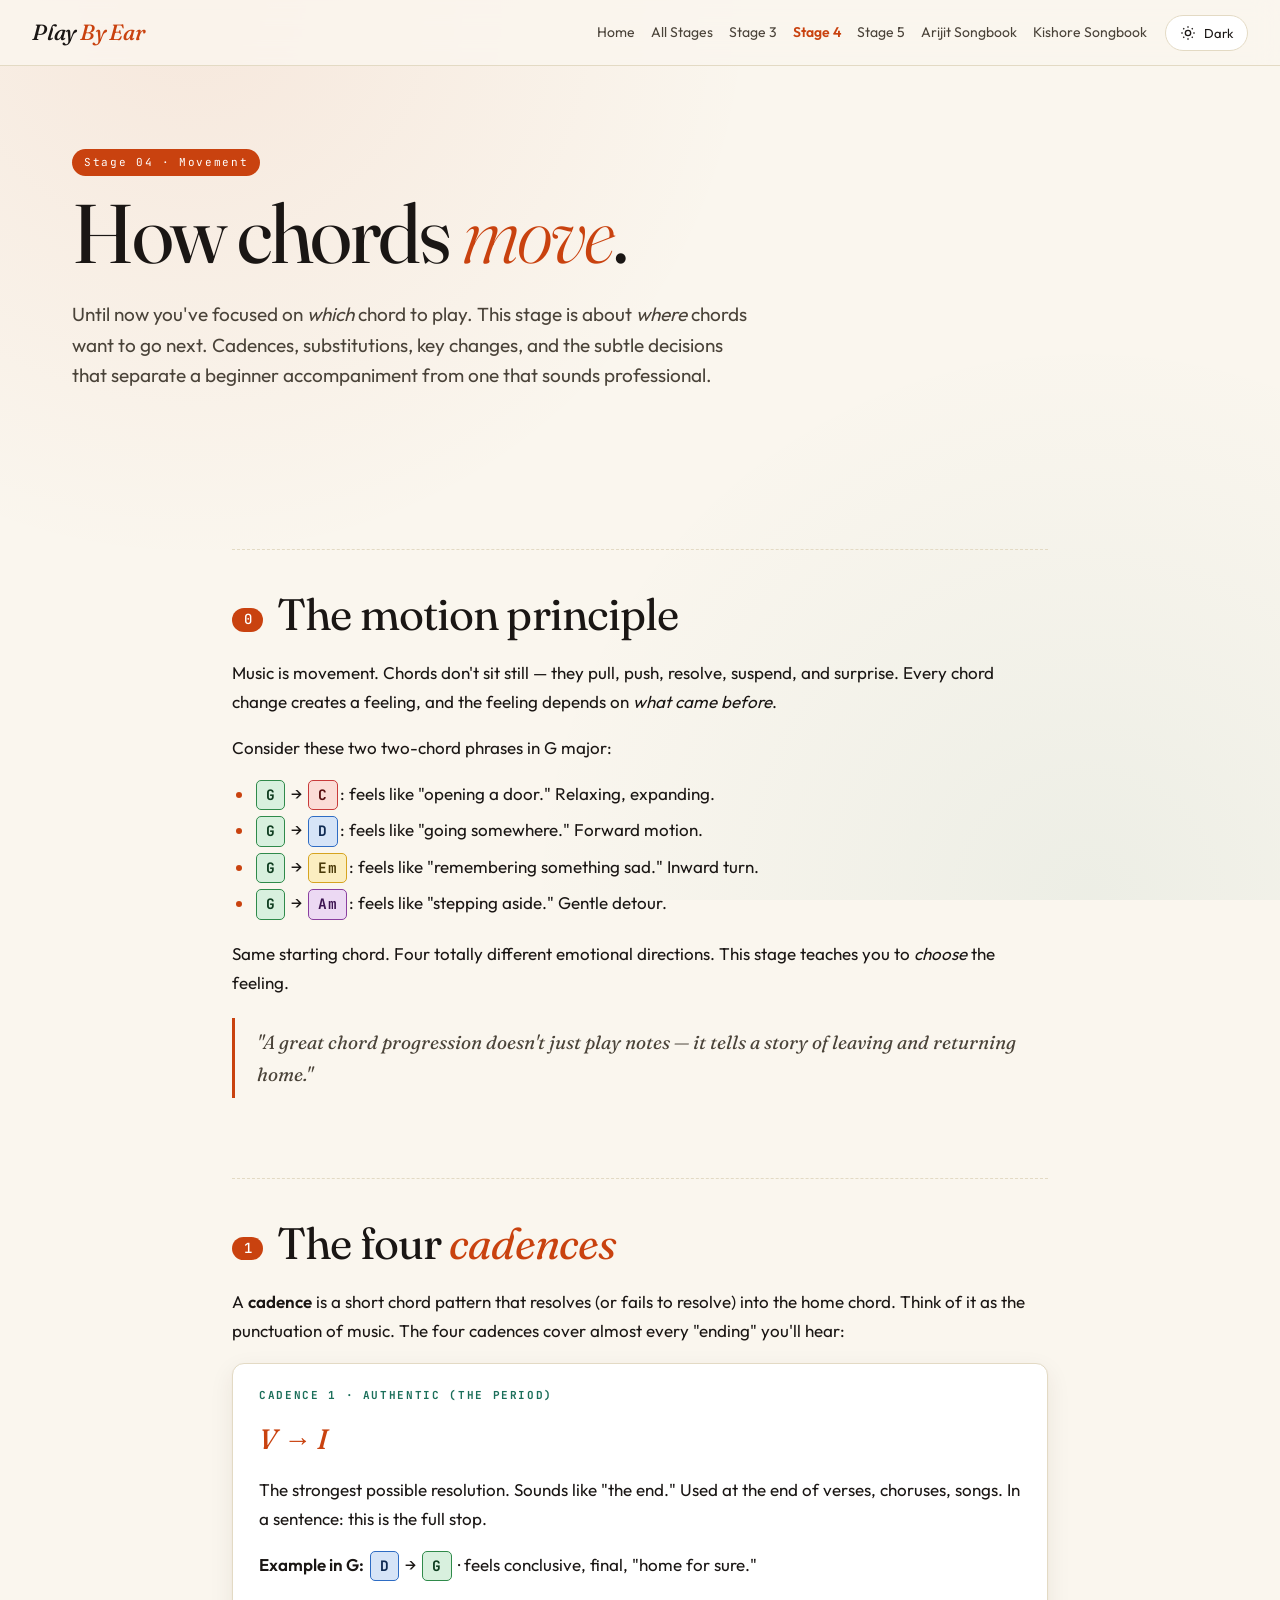
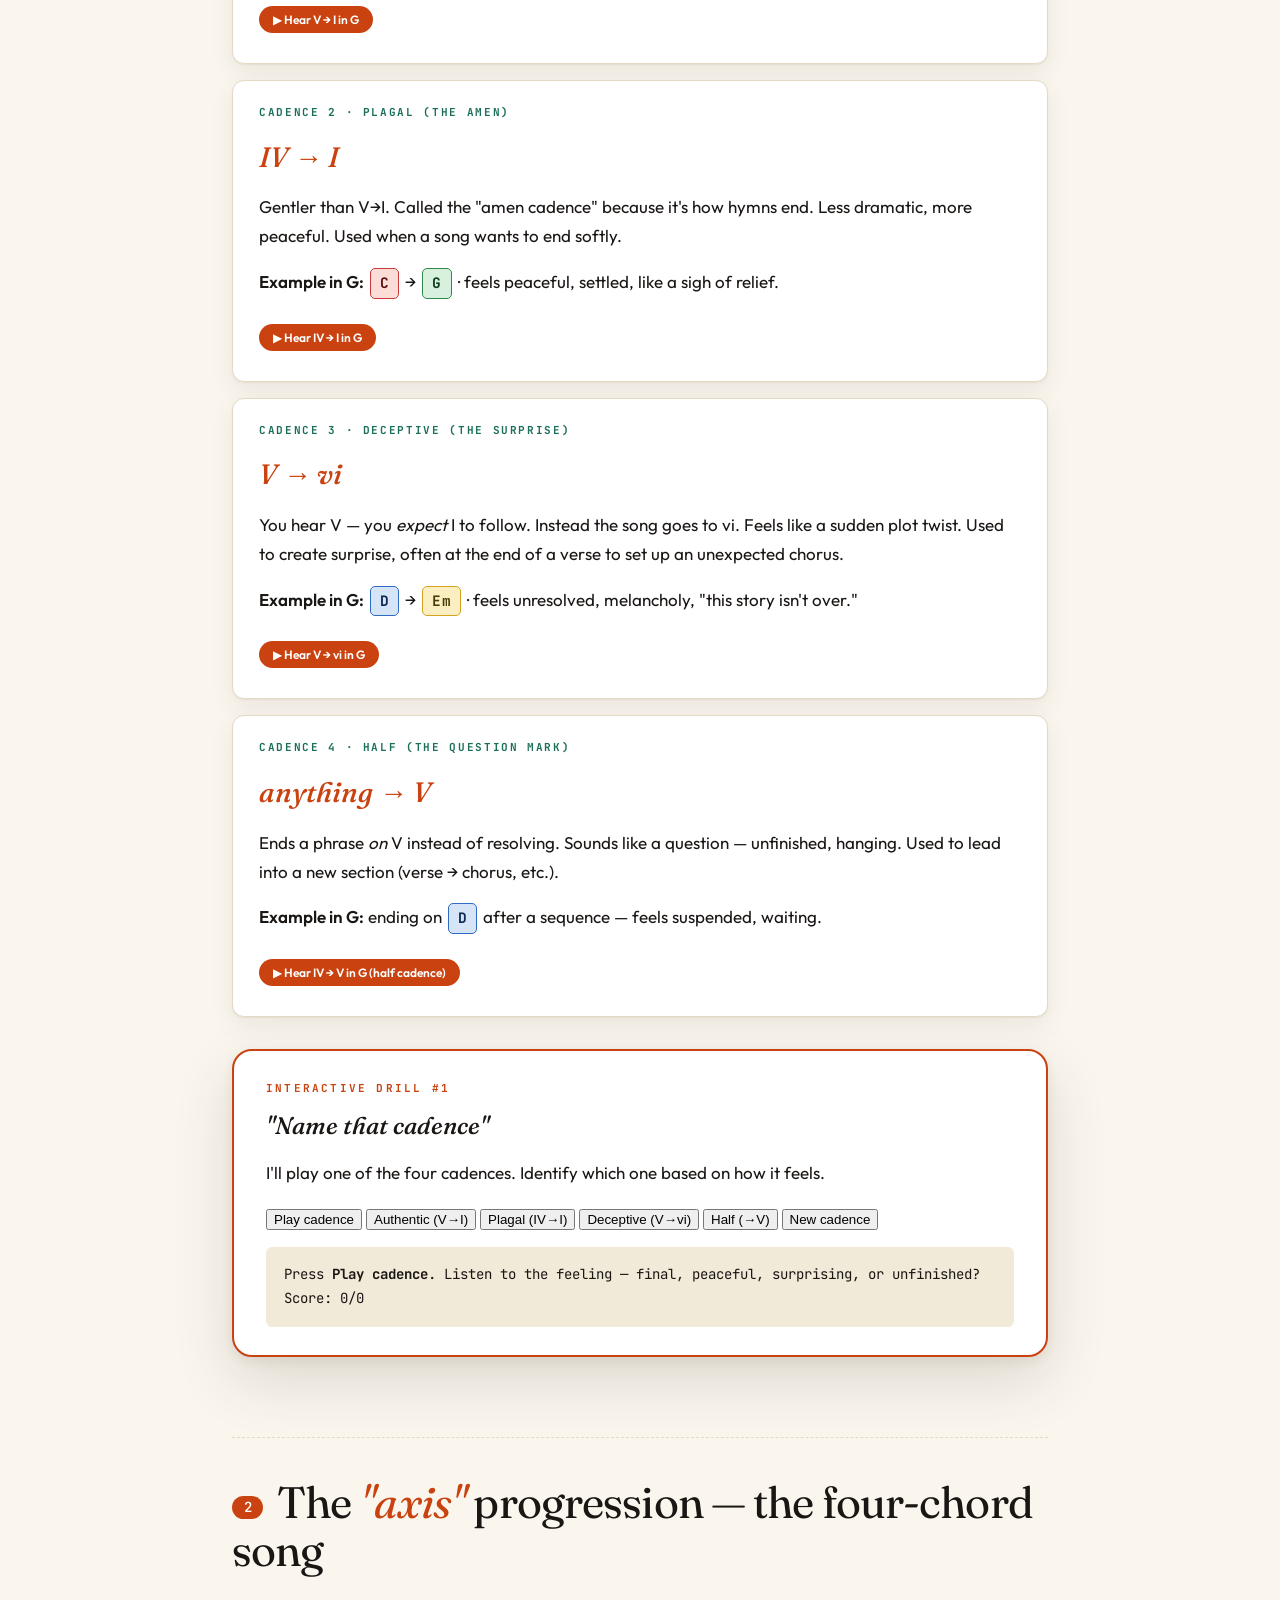
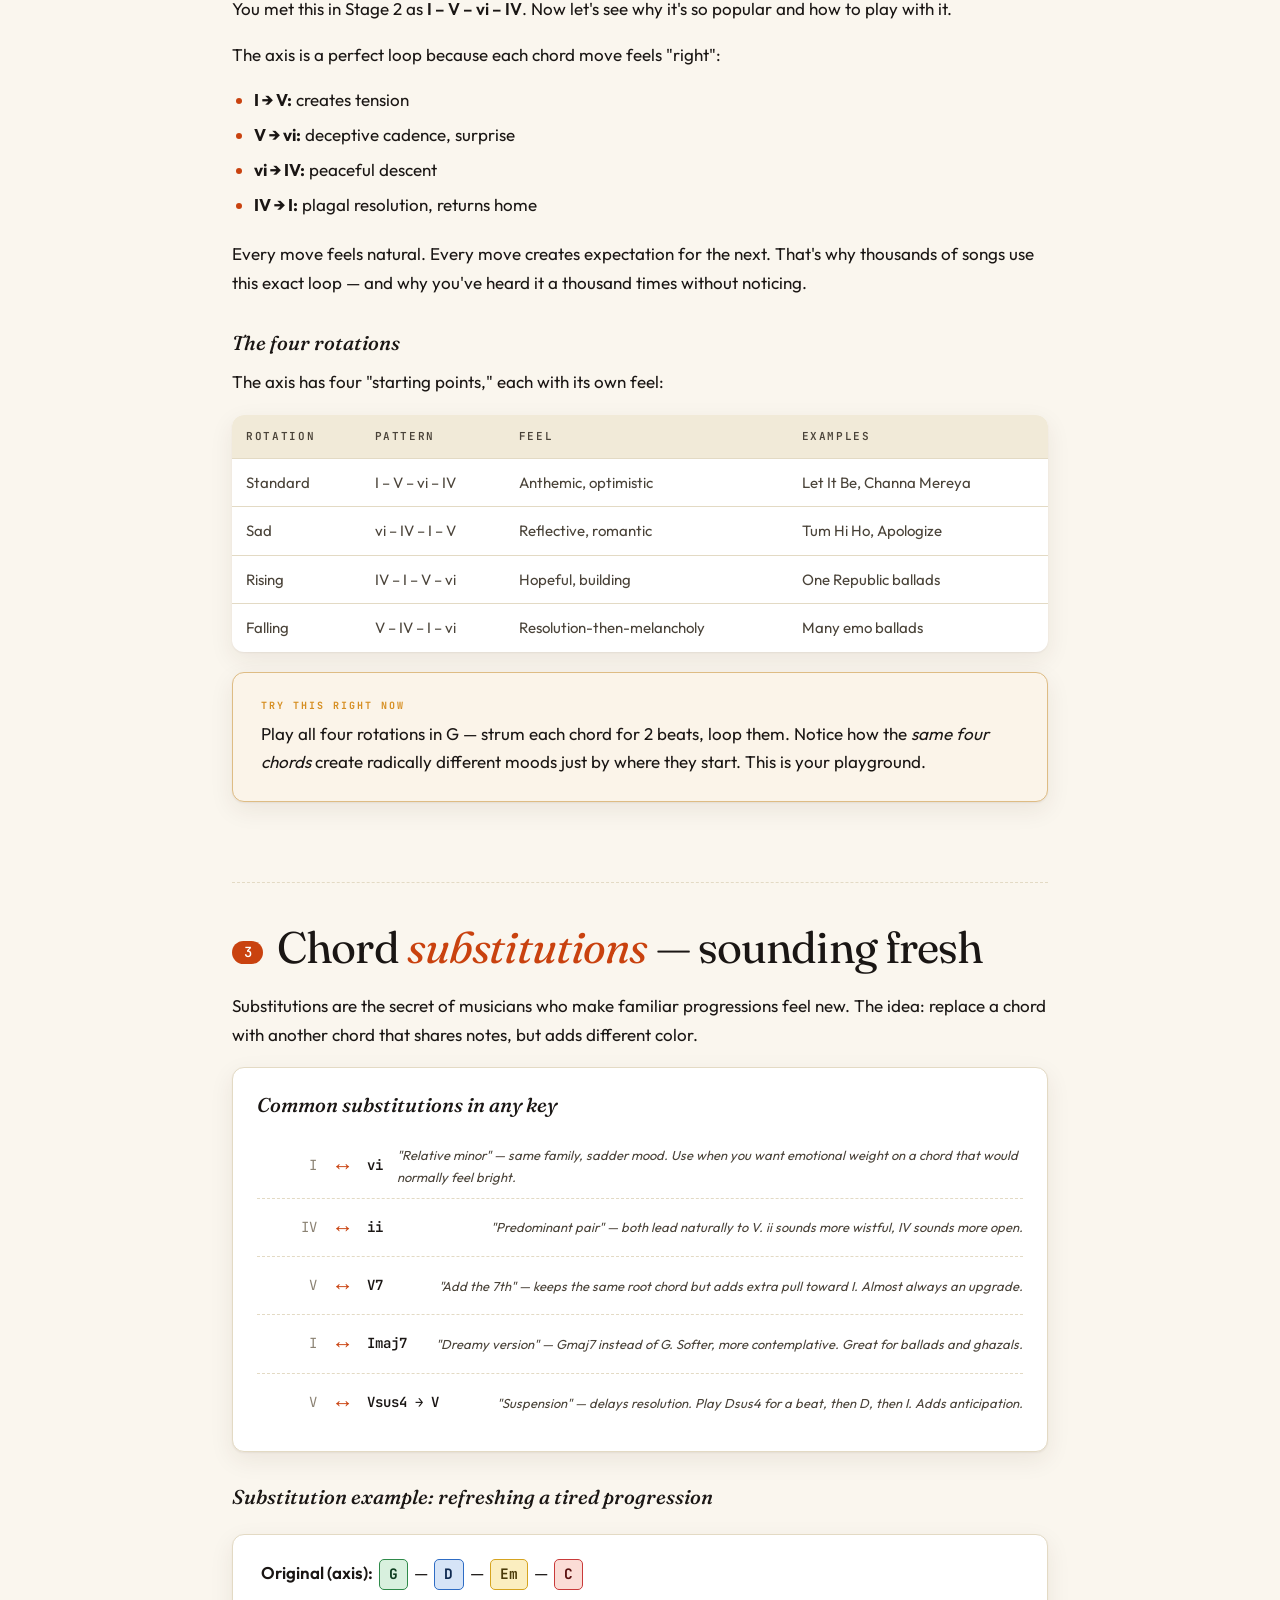
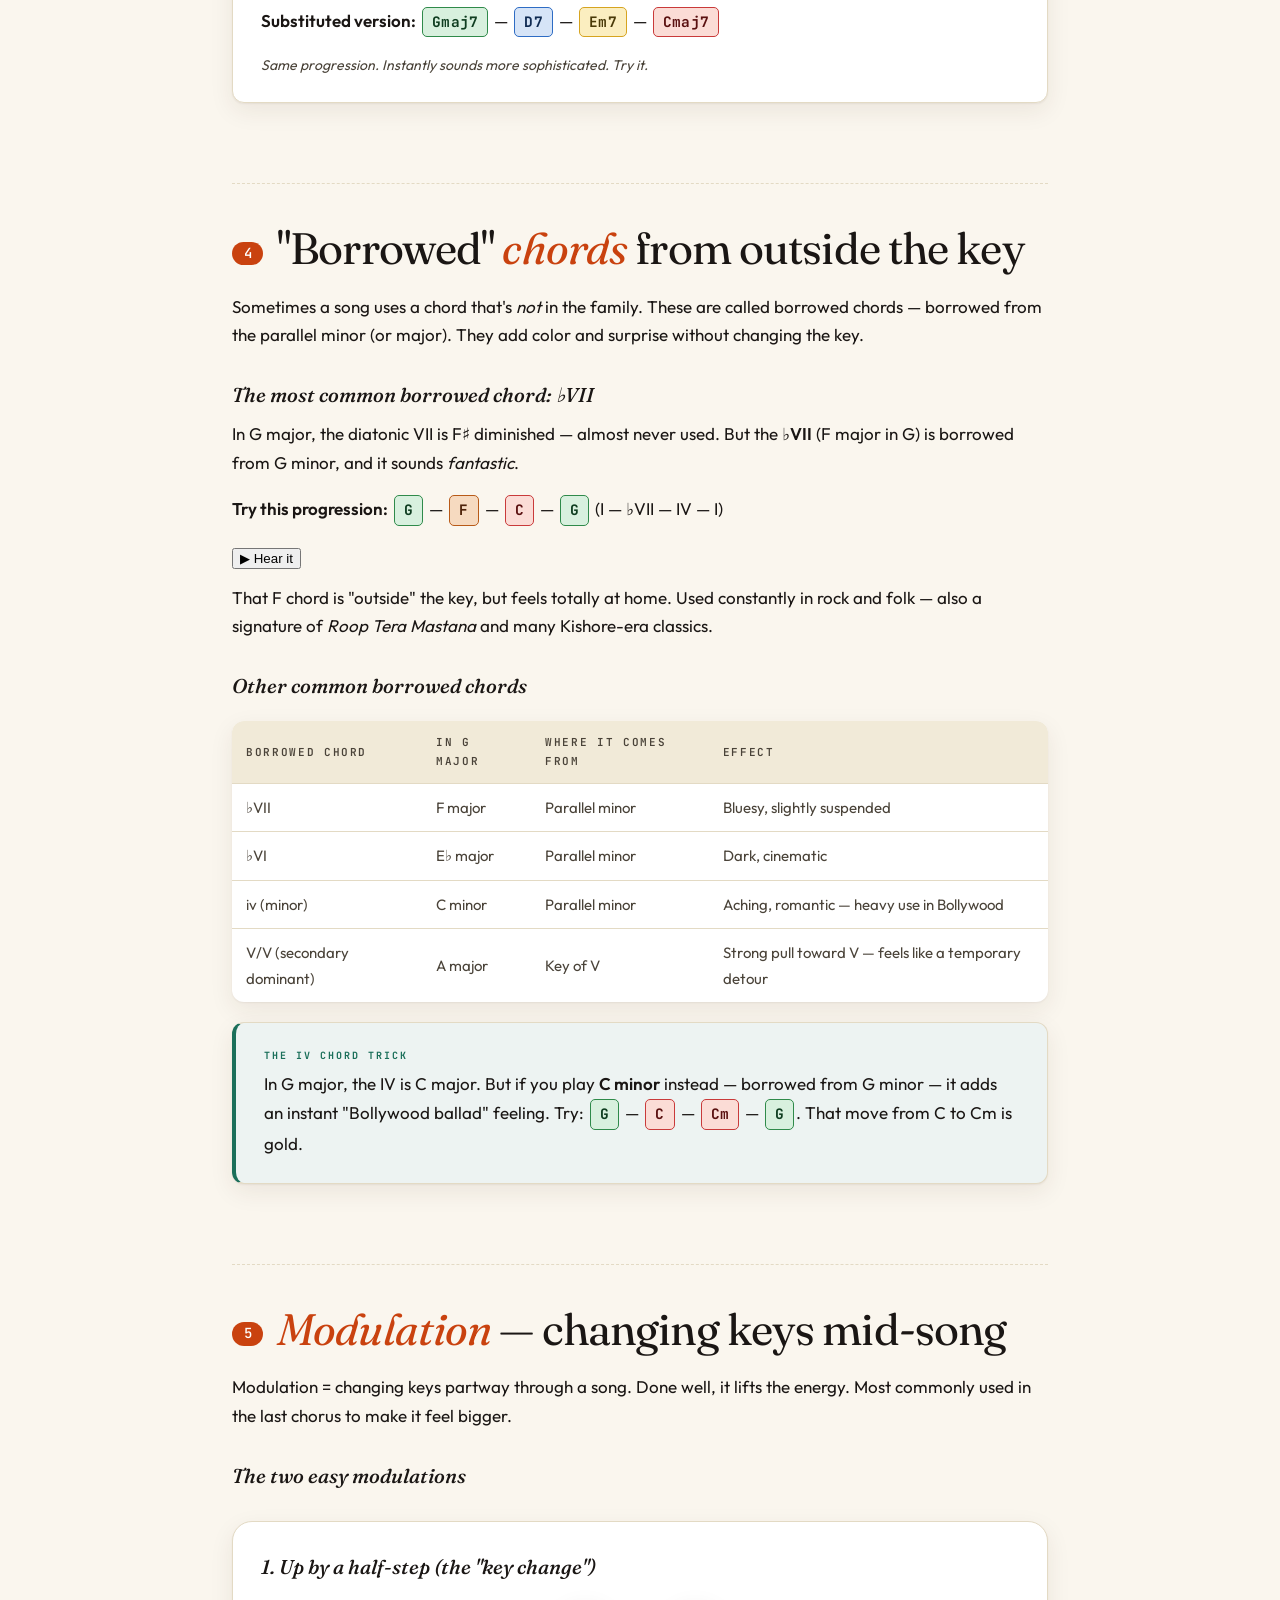
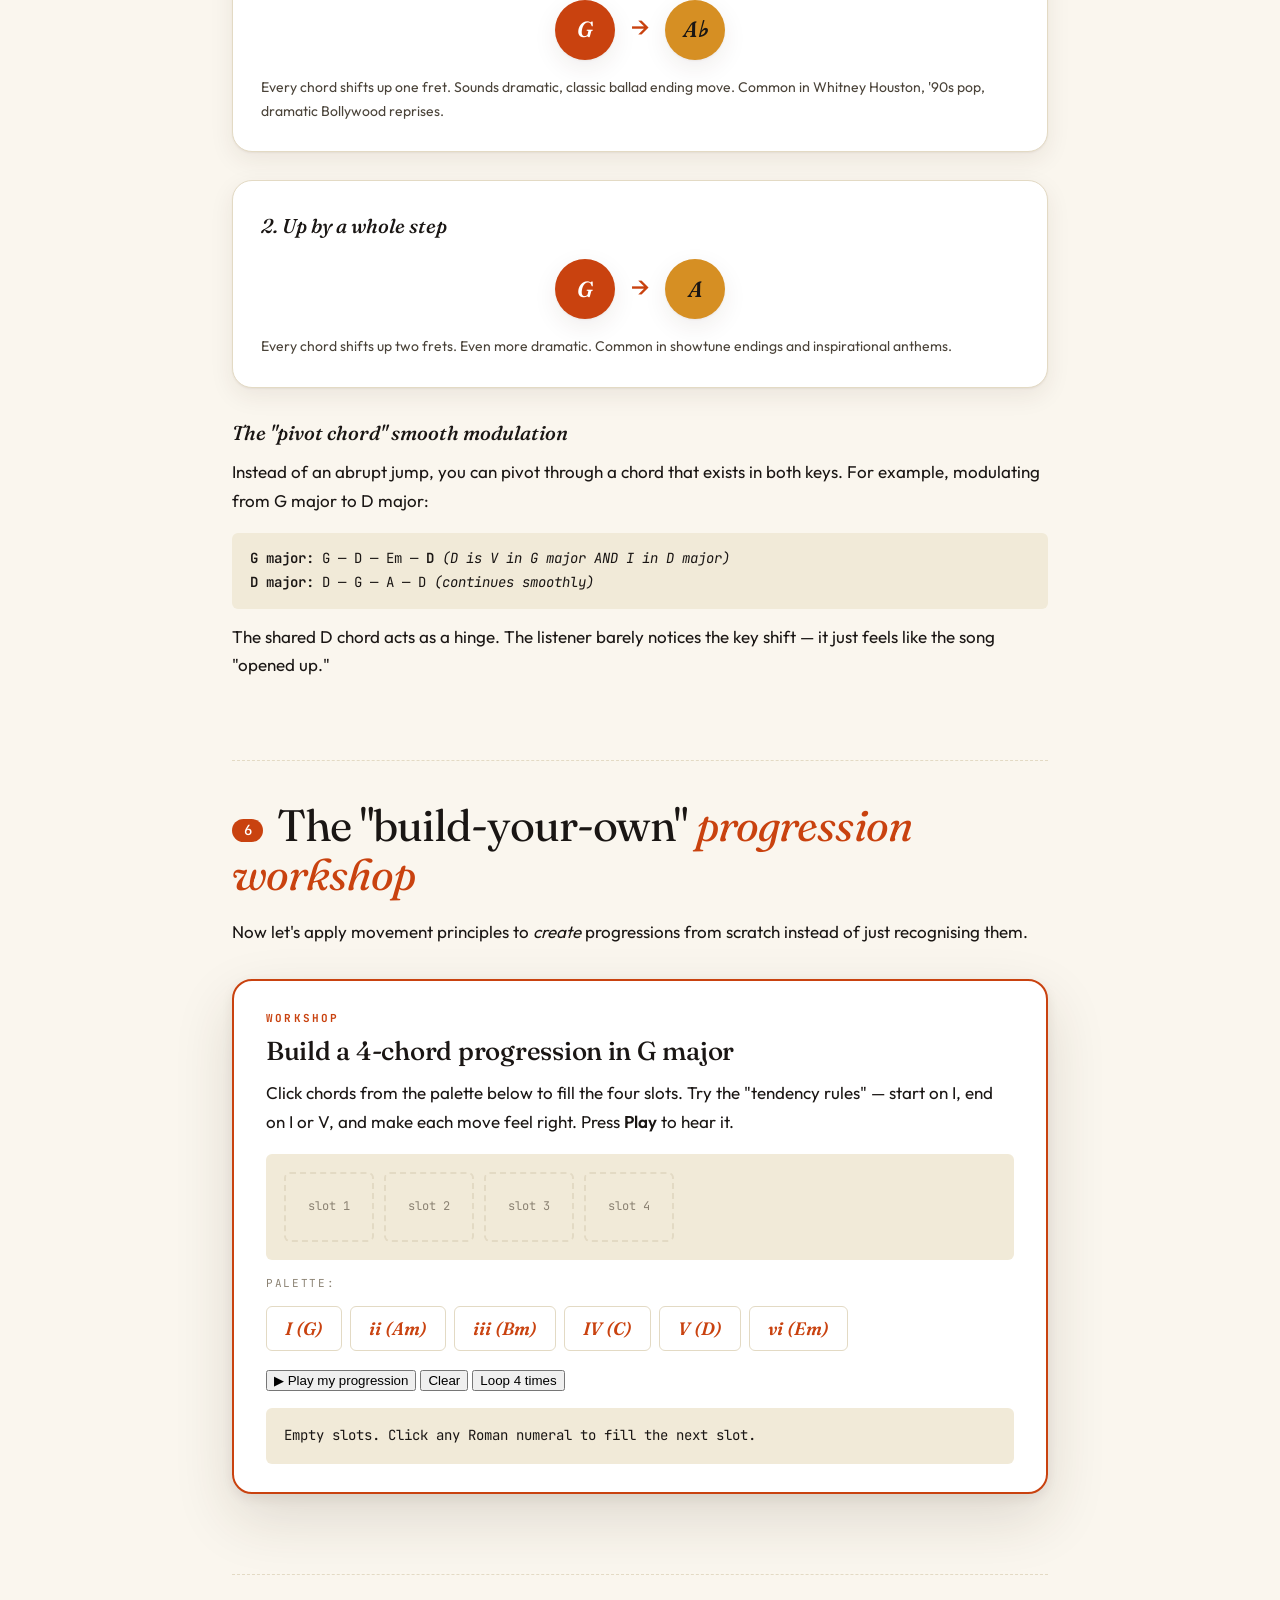
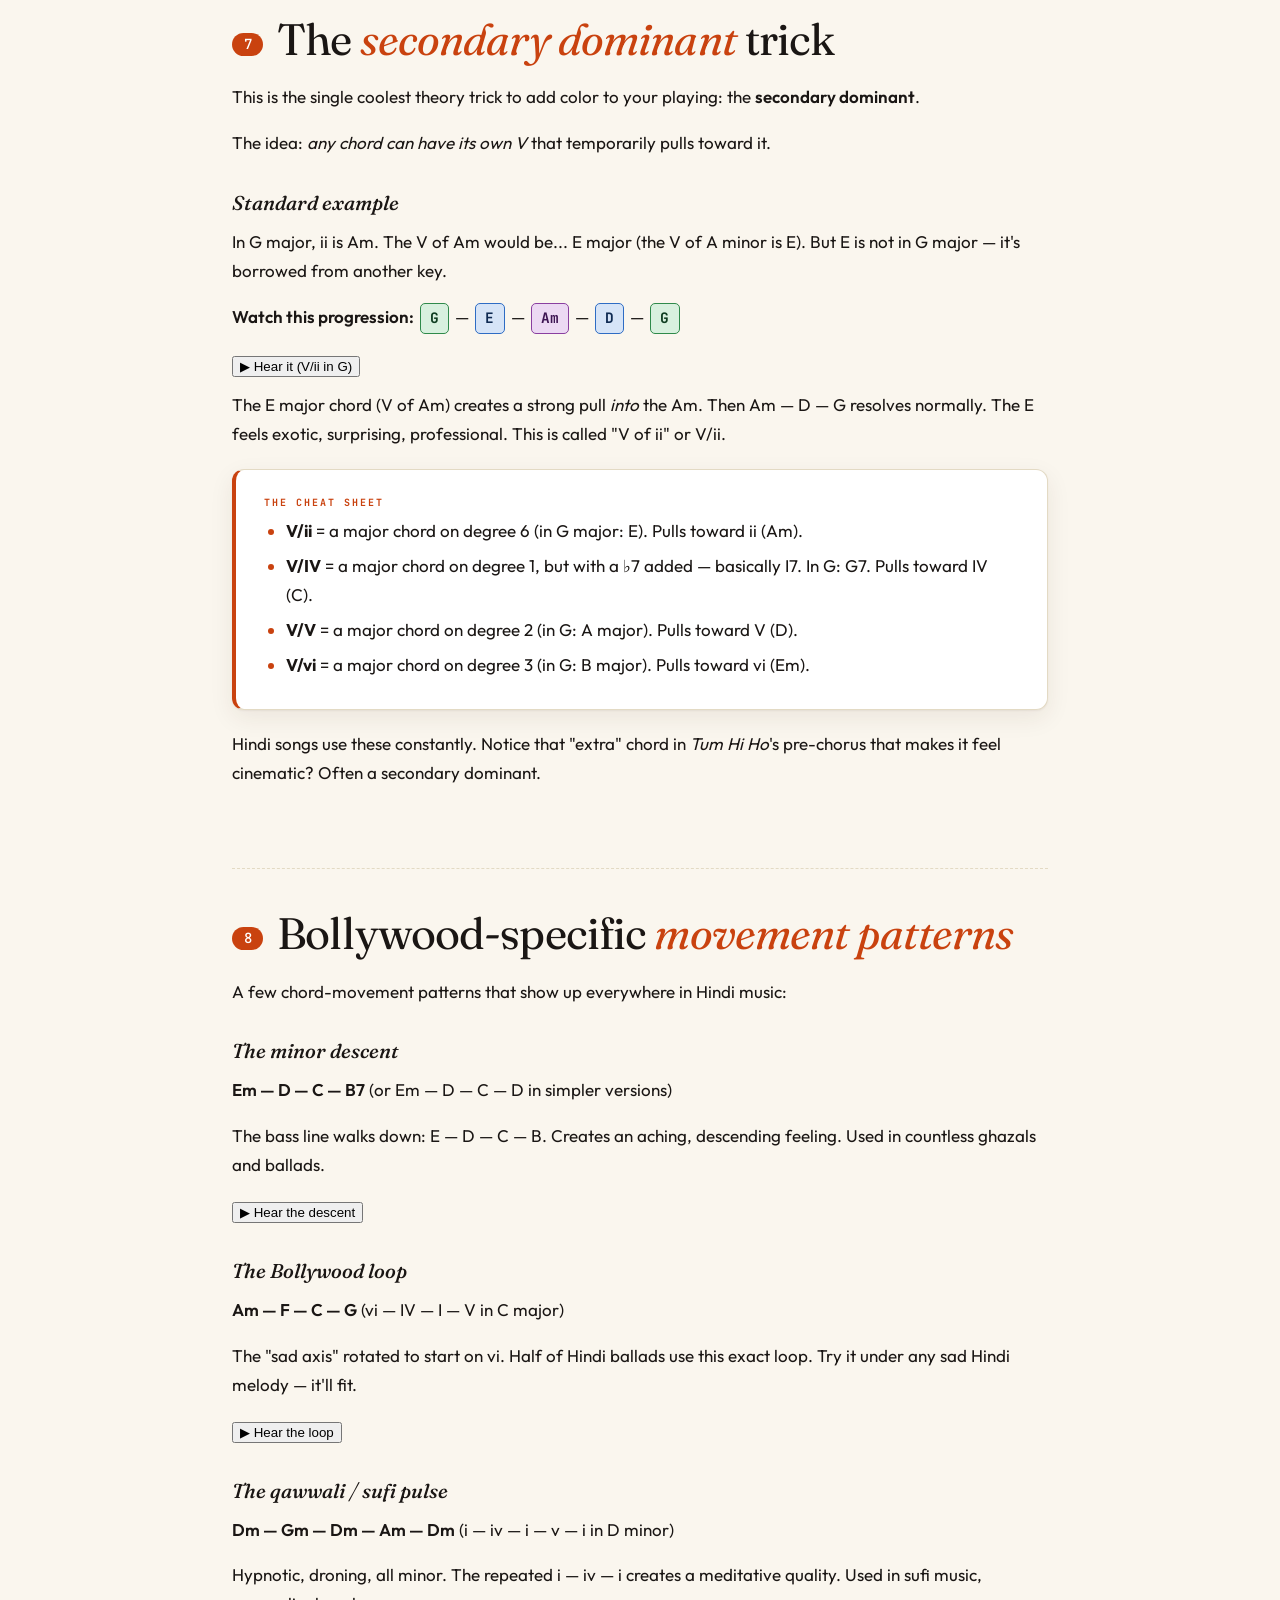
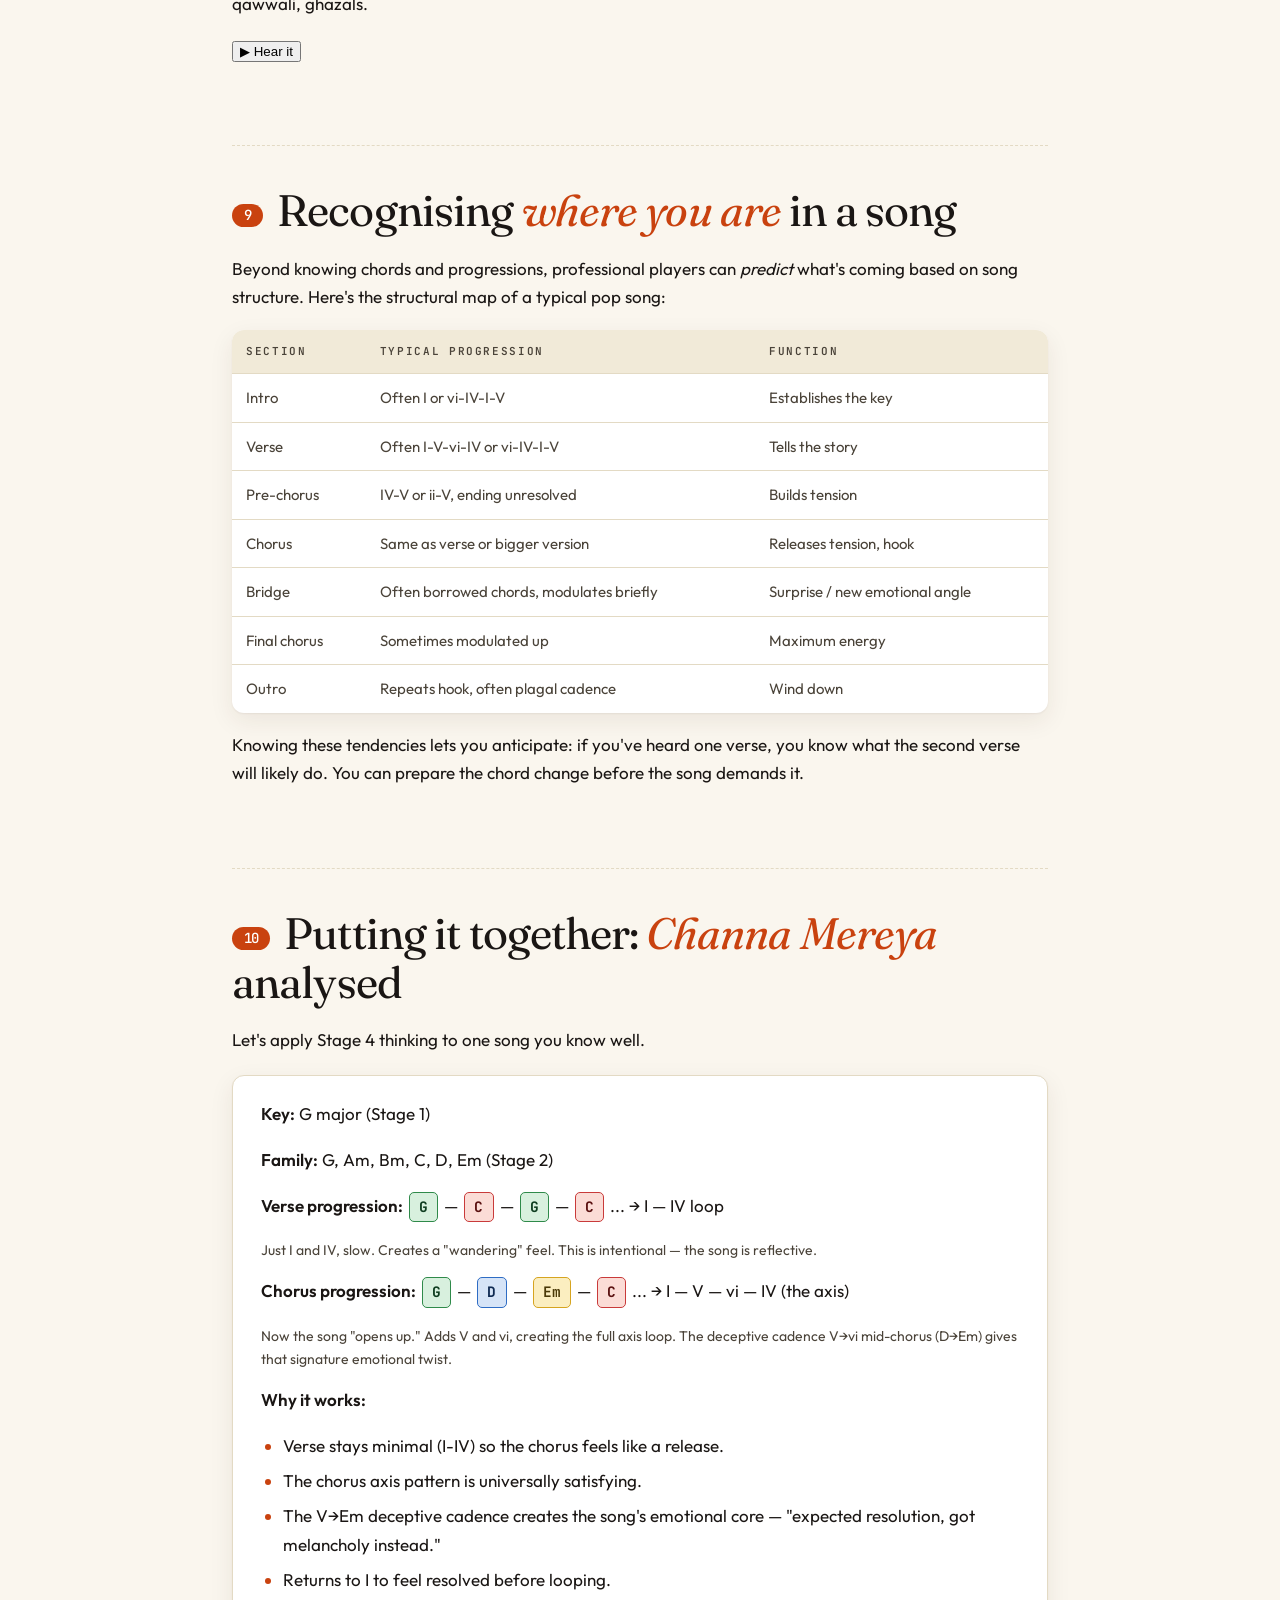
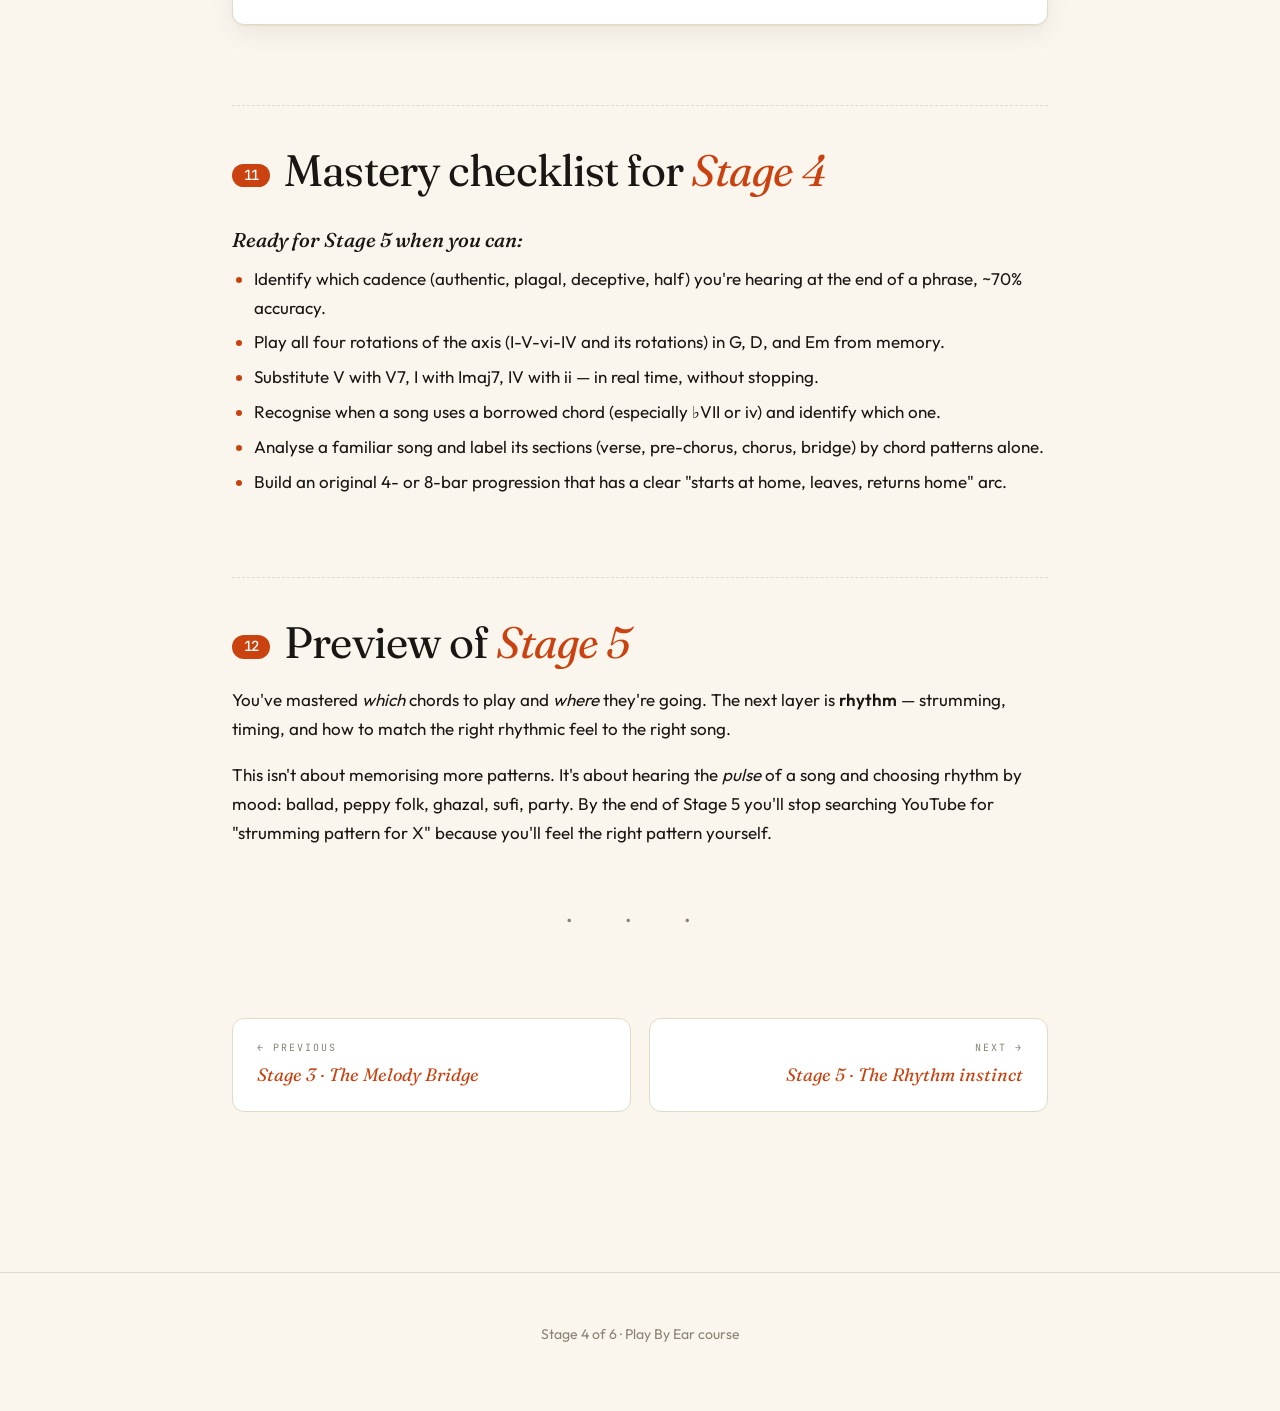
<file: advance_course/stage-4.html>
<!DOCTYPE html>
<html lang="en" data-theme="light">
<head>
<meta charset="UTF-8" />
<meta name="viewport" content="width=device-width, initial-scale=1.0" />
<title>Stage 4 · How Chords Move — Play By Ear</title>
<link rel="preconnect" href="https://fonts.googleapis.com" />
<link rel="preconnect" href="https://fonts.gstatic.com" crossorigin />
<link href="https://fonts.googleapis.com/css2?family=Fraunces:ital,wght@0,300..900;1,300..900&family=Outfit:wght@300..800&family=JetBrains+Mono:wght@400..700&display=swap" rel="stylesheet" />
<link rel="stylesheet" href="shared.css" />
<style>
  .cadence-card {
    background: var(--bg-elev);
    border: 1px solid var(--line);
    border-radius: var(--radius);
    padding: 22px 26px;
    margin: 16px 0;
    box-shadow: var(--shadow);
  }
  .cadence-card .label {
    font-family: var(--mono); font-size: 11px; letter-spacing: .15em; text-transform: uppercase;
    color: var(--accent-3); font-weight: 700;
    margin-bottom: 8px;
  }
  .cadence-card .formula {
    font-family: var(--display); font-style: italic; font-weight: 500;
    font-size: 28px; color: var(--accent);
    margin: 12px 0;
  }
  .cadence-card .play-btn-inline {
    background: var(--accent); color: white;
    border: none; padding: 6px 14px; border-radius: 999px;
    font-family: var(--body); font-weight: 600; font-size: 12px;
    cursor: pointer;
    margin: 8px 0;
  }
  .cadence-card .play-btn-inline:hover { background: var(--accent-2); color: var(--ink); }

  .substitution-card {
    background: var(--bg-elev);
    border: 1px solid var(--line);
    border-radius: var(--radius);
    padding: 20px 24px;
    margin: 16px 0;
    box-shadow: var(--shadow);
  }
  .swap-row {
    display: flex; align-items: center; gap: 14px;
    padding: 10px 0;
    border-bottom: 1px dashed var(--line);
  }
  .swap-row:last-child { border-bottom: 0; }
  .swap-row .from {
    font-family: var(--mono); font-size: 14px; color: var(--ink-mute);
    min-width: 60px; text-align: right;
  }
  .swap-row .arrow {
    font-family: var(--display); font-style: italic;
    color: var(--accent); font-size: 22px;
  }
  .swap-row .to {
    flex: 1;
    font-family: var(--mono); font-size: 14px;
    color: var(--ink);
    font-weight: 600;
  }
  .swap-row .desc {
    font-size: 13px; color: var(--ink-soft);
    font-style: italic;
  }

  .modulation-diagram {
    background: var(--bg-elev);
    border: 1px solid var(--line);
    border-radius: var(--radius-lg);
    padding: 28px;
    margin: 28px 0;
    box-shadow: var(--shadow);
  }
  .key-bubble {
    display: inline-flex; align-items: center; justify-content: center;
    background: var(--accent); color: white;
    width: 60px; height: 60px;
    border-radius: 50%;
    font-family: var(--display); font-style: italic; font-weight: 600;
    font-size: 22px;
    margin: 0 8px;
    box-shadow: var(--shadow);
  }
  .key-bubble.faded { background: var(--bg-muted); color: var(--ink-mute); }
  .key-arrow {
    color: var(--accent); font-size: 28px;
    margin: 0 4px;
  }

  .progression-builder {
    background: var(--bg-elev);
    border: 2px solid var(--accent);
    border-radius: var(--radius-lg);
    padding: 28px 32px;
    margin: 32px 0;
    box-shadow: var(--shadow-lg);
  }
  .progression-slots {
    display: flex; gap: 10px; flex-wrap: wrap; align-items: center;
    padding: 18px;
    background: var(--bg-muted);
    border-radius: var(--radius-s);
    margin: 14px 0;
    min-height: 90px;
  }
  .prog-slot {
    width: 90px; height: 70px;
    border: 2px dashed var(--line);
    border-radius: var(--radius-s);
    display: flex; align-items: center; justify-content: center;
    color: var(--ink-mute);
    font-family: var(--mono); font-size: 12px;
    cursor: pointer;
    transition: all .15s ease;
  }
  .prog-slot.filled {
    border-style: solid;
    border-color: var(--accent);
    background: var(--bg-elev);
  }
  .roman-palette {
    display: flex; gap: 8px; flex-wrap: wrap;
    margin: 14px 0;
  }
  .roman-btn {
    padding: 10px 18px;
    background: var(--bg-elev);
    border: 1.5px solid var(--line);
    border-radius: var(--radius-s);
    font-family: var(--display); font-style: italic; font-weight: 600;
    font-size: 18px;
    color: var(--accent);
    cursor: pointer;
    transition: all .15s ease;
  }
  .roman-btn:hover {
    border-color: var(--accent); transform: translateY(-2px);
  }
</style>
<link rel="stylesheet" href="../assets/site-shell.css" />
</head>
<body>

<header class="topbar site-header">
  <a class="brand site-brand" href="advance_course.html"><em style="font-style:italic">Play</em> <span>By Ear</span></a>
  <button class="nav-toggle" type="button" aria-label="Open navigation" aria-expanded="false" aria-controls="site-menu">
    <span></span><span></span><span></span>
  </button>
  <div class="site-menu" id="site-menu">
    <nav class="site-nav" aria-label="Primary navigation">
      <a href="../index.html">Home</a>
      <a href="advance_course.html">All Stages</a>
      <a href="stage-3.html">Stage 3</a>
      <a class="current" href="stage-4.html">Stage 4</a>
      <a href="stage-5.html">Stage 5</a>
      <a href="../songbooks/arijit_singh_songbook.html">Arijit Songbook</a>
      <a href="../songbooks/kishore_kumar_songbook.html">Kishore Songbook</a>
    </nav>
    <div class="site-actions">
      <button class="theme-toggle" onclick="toggleTheme()" aria-label="Toggle theme">
        <svg class="icon" viewBox="0 0 24 24" fill="none" stroke="currentColor" stroke-width="2">
          <circle cx="12" cy="12" r="4"/>
          <path d="M12 2v2M12 20v2M4.93 4.93l1.41 1.41M17.66 17.66l1.41 1.41M2 12h2M20 12h2M4.93 19.07l1.41-1.41M17.66 6.34l1.41-1.41"/>
        </svg>
        <span id="theme-label">Dark</span>
      </button>
    </div>
  </div>
</header>

<header class="hero">
  <div class="stage-pill">Stage 04 · Movement</div>
  <h1>How chords <em>move</em>.</h1>
  <p class="lede">Until now you've focused on <em>which</em> chord to play. This stage is about <em>where</em> chords want to go next. Cadences, substitutions, key changes, and the subtle decisions that separate a beginner accompaniment from one that sounds professional.</p>
</header>

<div class="wrap">

<h2><span class="num">0</span>The motion principle</h2>

<p>Music is movement. Chords don't sit still — they pull, push, resolve, suspend, and surprise. Every chord change creates a feeling, and the feeling depends on <em>what came before</em>.</p>

<p>Consider these two two-chord phrases in G major:</p>
<ul>
  <li><span class="chord G">G</span> → <span class="chord C">C</span>: feels like "opening a door." Relaxing, expanding.</li>
  <li><span class="chord G">G</span> → <span class="chord D">D</span>: feels like "going somewhere." Forward motion.</li>
  <li><span class="chord G">G</span> → <span class="chord Em">Em</span>: feels like "remembering something sad." Inward turn.</li>
  <li><span class="chord G">G</span> → <span class="chord Am">Am</span>: feels like "stepping aside." Gentle detour.</li>
</ul>

<p>Same starting chord. Four totally different emotional directions. This stage teaches you to <em>choose</em> the feeling.</p>

<blockquote>
"A great chord progression doesn't just play notes — it tells a story of leaving and returning home."
</blockquote>

<h2><span class="num">1</span>The four <em>cadences</em></h2>

<p>A <strong>cadence</strong> is a short chord pattern that resolves (or fails to resolve) into the home chord. Think of it as the punctuation of music. The four cadences cover almost every "ending" you'll hear:</p>

<div class="cadence-card">
  <div class="label">Cadence 1 · Authentic (the period)</div>
  <div class="formula">V → I</div>
  <p>The strongest possible resolution. Sounds like "the end." Used at the end of verses, choruses, songs. In a sentence: this is the full stop.</p>
  <p><strong>Example in G:</strong> <span class="chord D">D</span> → <span class="chord G">G</span> · feels conclusive, final, "home for sure."</p>
  <button class="play-btn-inline" onclick="playCadence(['V','I'])">▶ Hear V → I in G</button>
</div>

<div class="cadence-card">
  <div class="label">Cadence 2 · Plagal (the amen)</div>
  <div class="formula">IV → I</div>
  <p>Gentler than V→I. Called the "amen cadence" because it's how hymns end. Less dramatic, more peaceful. Used when a song wants to end softly.</p>
  <p><strong>Example in G:</strong> <span class="chord C">C</span> → <span class="chord G">G</span> · feels peaceful, settled, like a sigh of relief.</p>
  <button class="play-btn-inline" onclick="playCadence(['IV','I'])">▶ Hear IV → I in G</button>
</div>

<div class="cadence-card">
  <div class="label">Cadence 3 · Deceptive (the surprise)</div>
  <div class="formula">V → vi</div>
  <p>You hear V — you <em>expect</em> I to follow. Instead the song goes to vi. Feels like a sudden plot twist. Used to create surprise, often at the end of a verse to set up an unexpected chorus.</p>
  <p><strong>Example in G:</strong> <span class="chord D">D</span> → <span class="chord Em">Em</span> · feels unresolved, melancholy, "this story isn't over."</p>
  <button class="play-btn-inline" onclick="playCadence(['V','vi'])">▶ Hear V → vi in G</button>
</div>

<div class="cadence-card">
  <div class="label">Cadence 4 · Half (the question mark)</div>
  <div class="formula">anything → V</div>
  <p>Ends a phrase <em>on</em> V instead of resolving. Sounds like a question — unfinished, hanging. Used to lead into a new section (verse → chorus, etc.).</p>
  <p><strong>Example in G:</strong> ending on <span class="chord D">D</span> after a sequence — feels suspended, waiting.</p>
  <button class="play-btn-inline" onclick="playCadence(['IV','V'])">▶ Hear IV → V in G (half cadence)</button>
</div>

<div class="drill">
  <div class="drill-label">Interactive drill #1</div>
  <div class="drill-title">"Name that cadence"</div>
  <p>I'll play one of the four cadences. Identify which one based on how it feels.</p>

  <div class="play-button-row">
    <button class="play-btn" id="cad-play">Play cadence</button>
    <button class="play-btn outline" id="cad-authentic">Authentic (V→I)</button>
    <button class="play-btn outline" id="cad-plagal">Plagal (IV→I)</button>
    <button class="play-btn outline" id="cad-deceptive">Deceptive (V→vi)</button>
    <button class="play-btn outline" id="cad-half">Half (→V)</button>
    <button class="play-btn outline" id="cad-new">New cadence</button>
  </div>

  <div class="drill-output" id="cad-output">
    Press <strong>Play cadence</strong>. Listen to the feeling — final, peaceful, surprising, or unfinished?  Score: 0/0
  </div>
</div>

<h2><span class="num">2</span>The <em>"axis"</em> progression — the four-chord song</h2>

<p>You met this in Stage 2 as <strong>I – V – vi – IV</strong>. Now let's see why it's so popular and how to play with it.</p>

<p>The axis is a perfect loop because each chord move feels "right":</p>
<ul>
  <li><strong>I → V:</strong> creates tension</li>
  <li><strong>V → vi:</strong> deceptive cadence, surprise</li>
  <li><strong>vi → IV:</strong> peaceful descent</li>
  <li><strong>IV → I:</strong> plagal resolution, returns home</li>
</ul>

<p>Every move feels natural. Every move creates expectation for the next. That's why thousands of songs use this exact loop — and why you've heard it a thousand times without noticing.</p>

<h4>The four rotations</h4>

<p>The axis has four "starting points," each with its own feel:</p>

<table>
  <thead><tr><th>Rotation</th><th>Pattern</th><th>Feel</th><th>Examples</th></tr></thead>
  <tbody>
    <tr><td>Standard</td><td>I – V – vi – IV</td><td>Anthemic, optimistic</td><td>Let It Be, Channa Mereya</td></tr>
    <tr><td>Sad</td><td>vi – IV – I – V</td><td>Reflective, romantic</td><td>Tum Hi Ho, Apologize</td></tr>
    <tr><td>Rising</td><td>IV – I – V – vi</td><td>Hopeful, building</td><td>One Republic ballads</td></tr>
    <tr><td>Falling</td><td>V – IV – I – vi</td><td>Resolution-then-melancholy</td><td>Many emo ballads</td></tr>
  </tbody>
</table>

<div class="card tip">
  <div class="card-label">Try this right now</div>
  <p style="margin:0">Play all four rotations in G — strum each chord for 2 beats, loop them. Notice how the <em>same four chords</em> create radically different moods just by where they start. This is your playground.</p>
</div>

<h2><span class="num">3</span>Chord <em>substitutions</em> — sounding fresh</h2>

<p>Substitutions are the secret of musicians who make familiar progressions feel new. The idea: replace a chord with another chord that shares notes, but adds different color.</p>

<div class="substitution-card">
  <h4 style="margin:0 0 12px">Common substitutions in any key</h4>

  <div class="swap-row">
    <div class="from">I</div>
    <div class="arrow">↔</div>
    <div class="to">vi</div>
    <div class="desc">"Relative minor" — same family, sadder mood. Use when you want emotional weight on a chord that would normally feel bright.</div>
  </div>

  <div class="swap-row">
    <div class="from">IV</div>
    <div class="arrow">↔</div>
    <div class="to">ii</div>
    <div class="desc">"Predominant pair" — both lead naturally to V. ii sounds more wistful, IV sounds more open.</div>
  </div>

  <div class="swap-row">
    <div class="from">V</div>
    <div class="arrow">↔</div>
    <div class="to">V7</div>
    <div class="desc">"Add the 7th" — keeps the same root chord but adds extra pull toward I. Almost always an upgrade.</div>
  </div>

  <div class="swap-row">
    <div class="from">I</div>
    <div class="arrow">↔</div>
    <div class="to">Imaj7</div>
    <div class="desc">"Dreamy version" — Gmaj7 instead of G. Softer, more contemplative. Great for ballads and ghazals.</div>
  </div>

  <div class="swap-row">
    <div class="from">V</div>
    <div class="arrow">↔</div>
    <div class="to">Vsus4 → V</div>
    <div class="desc">"Suspension" — delays resolution. Play Dsus4 for a beat, then D, then I. Adds anticipation.</div>
  </div>
</div>

<h4>Substitution example: refreshing a tired progression</h4>

<div class="card">
  <p><strong>Original (axis):</strong> <span class="chord G">G</span> — <span class="chord D">D</span> — <span class="chord Em">Em</span> — <span class="chord C">C</span></p>
  <p><strong>Substituted version:</strong> <span class="chord G">Gmaj7</span> — <span class="chord D">D7</span> — <span class="chord Em">Em7</span> — <span class="chord C">Cmaj7</span></p>
  <p style="margin:12px 0 0; font-size:14px; color:var(--ink-soft); font-style:italic">Same progression. Instantly sounds more sophisticated. Try it.</p>
</div>

<h2><span class="num">4</span>"Borrowed" <em>chords</em> from outside the key</h2>

<p>Sometimes a song uses a chord that's <em>not</em> in the family. These are called borrowed chords — borrowed from the parallel minor (or major). They add color and surprise without changing the key.</p>

<h4>The most common borrowed chord: ♭VII</h4>

<p>In G major, the diatonic VII is F♯ diminished — almost never used. But the <strong>♭VII</strong> (F major in G) is borrowed from G minor, and it sounds <em>fantastic</em>.</p>

<p><strong>Try this progression:</strong> <span class="chord G">G</span> — <span class="chord F">F</span> — <span class="chord C">C</span> — <span class="chord G">G</span> (I — ♭VII — IV — I)</p>

<button class="play-btn" onclick="playProgInKey([55, 53, 60, 55], 'major')">▶ Hear it</button>

<p style="margin-top:12px">That F chord is "outside" the key, but feels totally at home. Used constantly in rock and folk — also a signature of <em>Roop Tera Mastana</em> and many Kishore-era classics.</p>

<h4>Other common borrowed chords</h4>

<table>
  <thead><tr><th>Borrowed chord</th><th>In G major</th><th>Where it comes from</th><th>Effect</th></tr></thead>
  <tbody>
    <tr><td>♭VII</td><td>F major</td><td>Parallel minor</td><td>Bluesy, slightly suspended</td></tr>
    <tr><td>♭VI</td><td>E♭ major</td><td>Parallel minor</td><td>Dark, cinematic</td></tr>
    <tr><td>iv (minor)</td><td>C minor</td><td>Parallel minor</td><td>Aching, romantic — heavy use in Bollywood</td></tr>
    <tr><td>V/V (secondary dominant)</td><td>A major</td><td>Key of V</td><td>Strong pull toward V — feels like a temporary detour</td></tr>
  </tbody>
</table>

<div class="card teal">
  <div class="card-label">The iv chord trick</div>
  <p style="margin:0">In G major, the IV is C major. But if you play <strong>C minor</strong> instead — borrowed from G minor — it adds an instant "Bollywood ballad" feeling. Try: <span class="chord G">G</span> — <span class="chord C">C</span> — <span class="chord C">Cm</span> — <span class="chord G">G</span>. That move from C to Cm is gold.</p>
</div>

<h2><span class="num">5</span><em>Modulation</em> — changing keys mid-song</h2>

<p>Modulation = changing keys partway through a song. Done well, it lifts the energy. Most commonly used in the last chorus to make it feel bigger.</p>

<h4>The two easy modulations</h4>

<div class="modulation-diagram">
  <h4 style="margin:0 0 16px">1. Up by a half-step (the "key change")</h4>
  <div style="text-align: center; margin: 16px 0;">
    <span class="key-bubble">G</span>
    <span class="key-arrow">→</span>
    <span class="key-bubble" style="background: var(--accent-2); color: var(--ink)">A♭</span>
  </div>
  <p style="font-size:14px; color:var(--ink-soft); margin:8px 0 0">Every chord shifts up one fret. Sounds dramatic, classic ballad ending move. Common in Whitney Houston, '90s pop, dramatic Bollywood reprises.</p>
</div>

<div class="modulation-diagram">
  <h4 style="margin:0 0 16px">2. Up by a whole step</h4>
  <div style="text-align: center; margin: 16px 0;">
    <span class="key-bubble">G</span>
    <span class="key-arrow">→</span>
    <span class="key-bubble" style="background: var(--accent-2); color: var(--ink)">A</span>
  </div>
  <p style="font-size:14px; color:var(--ink-soft); margin:8px 0 0">Every chord shifts up two frets. Even more dramatic. Common in showtune endings and inspirational anthems.</p>
</div>

<h4>The "pivot chord" smooth modulation</h4>

<p>Instead of an abrupt jump, you can pivot through a chord that exists in both keys. For example, modulating from G major to D major:</p>

<p style="font-family:var(--mono); font-size:14px; background:var(--bg-muted); padding:14px 18px; border-radius:6px">
  <strong>G major:</strong>  G — D — Em — <strong>D</strong>     <em>(D is V in G major AND I in D major)</em><br/>
  <strong>D major:</strong>  D — G — A — D    <em>(continues smoothly)</em>
</p>

<p>The shared D chord acts as a hinge. The listener barely notices the key shift — it just feels like the song "opened up."</p>

<h2><span class="num">6</span>The "build-your-own" <em>progression workshop</em></h2>

<p>Now let's apply movement principles to <em>create</em> progressions from scratch instead of just recognising them.</p>

<div class="progression-builder">
  <div style="font-family: var(--mono); font-size: 11px; letter-spacing: .2em; text-transform: uppercase; color: var(--accent); font-weight: 700; margin-bottom: 8px;">Workshop</div>
  <h3 style="margin:0 0 12px; font-family:var(--display); font-weight:500">Build a 4-chord progression in G major</h3>
  <p>Click chords from the palette below to fill the four slots. Try the "tendency rules" — start on I, end on I or V, and make each move feel right. Press <strong>Play</strong> to hear it.</p>

  <div class="progression-slots" id="builder-slots">
    <div class="prog-slot" data-idx="0">slot 1</div>
    <div class="prog-slot" data-idx="1">slot 2</div>
    <div class="prog-slot" data-idx="2">slot 3</div>
    <div class="prog-slot" data-idx="3">slot 4</div>
  </div>

  <div style="font-family: var(--mono); font-size: 11px; letter-spacing: .15em; text-transform: uppercase; color: var(--ink-mute); margin-top: 14px;">Palette:</div>
  <div class="roman-palette">
    <button class="roman-btn" data-roman="I">I (G)</button>
    <button class="roman-btn" data-roman="ii">ii (Am)</button>
    <button class="roman-btn" data-roman="iii">iii (Bm)</button>
    <button class="roman-btn" data-roman="IV">IV (C)</button>
    <button class="roman-btn" data-roman="V">V (D)</button>
    <button class="roman-btn" data-roman="vi">vi (Em)</button>
  </div>

  <div class="play-button-row" style="margin-top:14px">
    <button class="play-btn" id="builder-play">▶ Play my progression</button>
    <button class="play-btn outline" id="builder-clear">Clear</button>
    <button class="play-btn outline" id="builder-loop">Loop 4 times</button>
  </div>

  <div class="drill-output" id="builder-output" style="margin-top:14px">
    Empty slots. Click any Roman numeral to fill the next slot.
  </div>
</div>

<h2><span class="num">7</span>The <em>secondary dominant</em> trick</h2>

<p>This is the single coolest theory trick to add color to your playing: the <strong>secondary dominant</strong>.</p>

<p>The idea: <em>any chord can have its own V</em> that temporarily pulls toward it.</p>

<h4>Standard example</h4>

<p>In G major, ii is Am. The V of Am would be... E major (the V of A minor is E). But E is not in G major — it's borrowed from another key.</p>

<p><strong>Watch this progression:</strong> <span class="chord G">G</span> — <span class="chord D">E</span> — <span class="chord Am">Am</span> — <span class="chord D">D</span> — <span class="chord G">G</span></p>

<button class="play-btn" onclick="playProgInKey([55, 64, 57, 62, 55], 'mixed')">▶ Hear it (V/ii in G)</button>

<p style="margin-top:12px">The E major chord (V of Am) creates a strong pull <em>into</em> the Am. Then Am — D — G resolves normally. The E feels exotic, surprising, professional. This is called "V of ii" or V/ii.</p>

<div class="card accent">
  <div class="card-label">The cheat sheet</div>
  <ul style="margin:6px 0 0">
    <li><strong>V/ii</strong> = a major chord on degree 6 (in G major: E). Pulls toward ii (Am).</li>
    <li><strong>V/IV</strong> = a major chord on degree 1, but with a ♭7 added — basically I7. In G: G7. Pulls toward IV (C).</li>
    <li><strong>V/V</strong> = a major chord on degree 2 (in G: A major). Pulls toward V (D).</li>
    <li><strong>V/vi</strong> = a major chord on degree 3 (in G: B major). Pulls toward vi (Em).</li>
  </ul>
</div>

<p>Hindi songs use these constantly. Notice that "extra" chord in <em>Tum Hi Ho</em>'s pre-chorus that makes it feel cinematic? Often a secondary dominant.</p>

<h2><span class="num">8</span>Bollywood-specific <em>movement patterns</em></h2>

<p>A few chord-movement patterns that show up everywhere in Hindi music:</p>

<h4>The minor descent</h4>
<p><strong>Em — D — C — B7</strong> (or Em — D — C — D in simpler versions)</p>
<p>The bass line walks down: E — D — C — B. Creates an aching, descending feeling. Used in countless ghazals and ballads.</p>
<button class="play-btn" onclick="playProgInKey([52, 50, 48, 47], 'descent')">▶ Hear the descent</button>

<h4>The Bollywood loop</h4>
<p><strong>Am — F — C — G</strong> (vi — IV — I — V in C major)</p>
<p>The "sad axis" rotated to start on vi. Half of Hindi ballads use this exact loop. Try it under any sad Hindi melody — it'll fit.</p>
<button class="play-btn" onclick="playProgInKey([57, 53, 48, 55], 'loop')">▶ Hear the loop</button>

<h4>The qawwali / sufi pulse</h4>
<p><strong>Dm — Gm — Dm — Am — Dm</strong> (i — iv — i — v — i in D minor)</p>
<p>Hypnotic, droning, all minor. The repeated i — iv — i creates a meditative quality. Used in sufi music, qawwali, ghazals.</p>
<button class="play-btn" onclick="playProgInKey([50, 55, 50, 57, 50], 'sufi')">▶ Hear it</button>

<h2><span class="num">9</span>Recognising <em>where you are</em> in a song</h2>

<p>Beyond knowing chords and progressions, professional players can <em>predict</em> what's coming based on song structure. Here's the structural map of a typical pop song:</p>

<table>
  <thead><tr><th>Section</th><th>Typical progression</th><th>Function</th></tr></thead>
  <tbody>
    <tr><td>Intro</td><td>Often I or vi-IV-I-V</td><td>Establishes the key</td></tr>
    <tr><td>Verse</td><td>Often I-V-vi-IV or vi-IV-I-V</td><td>Tells the story</td></tr>
    <tr><td>Pre-chorus</td><td>IV-V or ii-V, ending unresolved</td><td>Builds tension</td></tr>
    <tr><td>Chorus</td><td>Same as verse or bigger version</td><td>Releases tension, hook</td></tr>
    <tr><td>Bridge</td><td>Often borrowed chords, modulates briefly</td><td>Surprise / new emotional angle</td></tr>
    <tr><td>Final chorus</td><td>Sometimes modulated up</td><td>Maximum energy</td></tr>
    <tr><td>Outro</td><td>Repeats hook, often plagal cadence</td><td>Wind down</td></tr>
  </tbody>
</table>

<p>Knowing these tendencies lets you anticipate: if you've heard one verse, you know what the second verse will likely do. You can prepare the chord change before the song demands it.</p>

<h2><span class="num">10</span>Putting it together: <em>Channa Mereya</em> analysed</h2>

<p>Let's apply Stage 4 thinking to one song you know well.</p>

<div class="card">
  <p><strong>Key:</strong> G major (Stage 1)</p>
  <p><strong>Family:</strong> G, Am, Bm, C, D, Em (Stage 2)</p>
  <p><strong>Verse progression:</strong> <span class="chord G">G</span> — <span class="chord C">C</span> — <span class="chord G">G</span> — <span class="chord C">C</span> ... → I — IV loop</p>
  <p style="font-size:14px; color:var(--ink-soft)">Just I and IV, slow. Creates a "wandering" feel. This is intentional — the song is reflective.</p>

  <p style="margin-top:14px"><strong>Chorus progression:</strong> <span class="chord G">G</span> — <span class="chord D">D</span> — <span class="chord Em">Em</span> — <span class="chord C">C</span> ... → I — V — vi — IV (the axis)</p>
  <p style="font-size:14px; color:var(--ink-soft)">Now the song "opens up." Adds V and vi, creating the full axis loop. The deceptive cadence V→vi mid-chorus (D→Em) gives that signature emotional twist.</p>

  <p style="margin-top:14px"><strong>Why it works:</strong></p>
  <ul style="margin:6px 0 0">
    <li>Verse stays minimal (I-IV) so the chorus feels like a release.</li>
    <li>The chorus axis pattern is universally satisfying.</li>
    <li>The V→Em deceptive cadence creates the song's emotional core — "expected resolution, got melancholy instead."</li>
    <li>Returns to I to feel resolved before looping.</li>
  </ul>
</div>

<h2><span class="num">11</span>Mastery checklist for <em>Stage 4</em></h2>

<div class="checklist">
  <h4>Ready for Stage 5 when you can:</h4>
  <ul>
    <li>Identify which cadence (authentic, plagal, deceptive, half) you're hearing at the end of a phrase, ~70% accuracy.</li>
    <li>Play all four rotations of the axis (I-V-vi-IV and its rotations) in G, D, and Em from memory.</li>
    <li>Substitute V with V7, I with Imaj7, IV with ii — in real time, without stopping.</li>
    <li>Recognise when a song uses a borrowed chord (especially ♭VII or iv) and identify which one.</li>
    <li>Analyse a familiar song and label its sections (verse, pre-chorus, chorus, bridge) by chord patterns alone.</li>
    <li>Build an original 4- or 8-bar progression that has a clear "starts at home, leaves, returns home" arc.</li>
  </ul>
</div>

<h2><span class="num">12</span>Preview of <em>Stage 5</em></h2>

<p>You've mastered <em>which</em> chords to play and <em>where</em> they're going. The next layer is <strong>rhythm</strong> — strumming, timing, and how to match the right rhythmic feel to the right song.</p>

<p>This isn't about memorising more patterns. It's about hearing the <em>pulse</em> of a song and choosing rhythm by mood: ballad, peppy folk, ghazal, sufi, party. By the end of Stage 5 you'll stop searching YouTube for "strumming pattern for X" because you'll feel the right pattern yourself.</p>

<div class="deco-divider">· · ·</div>

<div class="stage-nav">
  <a class="stage-nav-link" href="stage-3.html">
    <div class="dir">← Previous</div>
    <div class="title">Stage 3 · The Melody Bridge</div>
  </a>
  <a class="stage-nav-link next" href="stage-5.html">
    <div class="dir">Next →</div>
    <div class="title">Stage 5 · The Rhythm instinct</div>
  </a>
</div>

</div><!-- /wrap -->

<footer>
  <p>Stage 4 of 6 · Play By Ear course</p>
</footer>

<script>
// ============= Audio engine =============
let audioCtx = null;
function getCtx() {
  if (!audioCtx) audioCtx = new (window.AudioContext || window.webkitAudioContext)();
  return audioCtx;
}
function midiToFreq(m) { return 440 * Math.pow(2, (m - 69) / 12); }
function playNote(midi, dur = 0.5, gain = 0.15, when = 0, type = 'triangle') {
  const ctx = getCtx();
  const t = ctx.currentTime + when;
  const osc = ctx.createOscillator();
  const env = ctx.createGain();
  osc.type = type;
  osc.frequency.value = midiToFreq(midi);
  env.gain.setValueAtTime(0, t);
  env.gain.linearRampToValueAtTime(gain, t + 0.02);
  env.gain.exponentialRampToValueAtTime(0.001, t + dur);
  osc.connect(env);
  env.connect(ctx.destination);
  osc.start(t);
  osc.stop(t + dur + 0.05);
}
function playChord(midis, dur = 1.0, when = 0) {
  midis.forEach(m => playNote(m, dur, 0.10, when, 'triangle'));
}
function majorTriad(r) { return [r, r+4, r+7]; }
function minorTriad(r) { return [r, r+3, r+7]; }

const TONIC = 55; // G3
function chordFor(roman) {
  switch(roman) {
    case 'I':   return majorTriad(TONIC);
    case 'ii':  return minorTriad(TONIC + 2);
    case 'iii': return minorTriad(TONIC + 4);
    case 'IV':  return majorTriad(TONIC + 5);
    case 'V':   return majorTriad(TONIC + 7);
    case 'vi':  return minorTriad(TONIC + 9);
  }
}

// Hindi sargam name to MIDI note
function playCadence(romans) {
  romans.forEach((r, i) => playChord(chordFor(r), 1.2, i * 1.3));
  // For authentic and plagal, add an extra I at the end as resolution feel
  if (romans.length === 2 && (romans[0] === 'V' || romans[0] === 'IV') && romans[1] === 'I') {
    // already ends on I, do nothing extra
  }
}

// Generic helper to play a progression by root MIDI numbers (with quality auto-major)
function playProgInKey(roots, label) {
  roots.forEach((r, i) => {
    // Auto-detect: if root maps to a "minor" position in G, play minor
    const offsetFromG = ((r - 55) % 12 + 12) % 12;
    let chord;
    // minor positions in G major: 2, 4, 9 (ii, iii, vi)
    if ([2, 4, 9].includes(offsetFromG)) chord = minorTriad(r);
    else chord = majorTriad(r);
    playChord(chord, 1.2, i * 1.3);
  });
}

// ============= Drill: Name that cadence =============
const CADENCES = [
  { seq: ['IV', 'V', 'I'], name: 'authentic', desc: 'V → I (authentic)' },
  { seq: ['I', 'IV', 'I'], name: 'plagal', desc: 'IV → I (plagal / amen)' },
  { seq: ['IV', 'V', 'vi'], name: 'deceptive', desc: 'V → vi (deceptive)' },
  { seq: ['I', 'IV', 'V'], name: 'half', desc: 'Ends on V (half / unfinished)' },
];

let cadState = { current: null, score: 0, attempts: 0 };

function newCad() {
  cadState.current = CADENCES[Math.floor(Math.random() * CADENCES.length)];
}

function playCad() {
  if (!cadState.current) newCad();
  cadState.current.seq.forEach((r, i) => {
    playChord(chordFor(r), 1.0, i * 1.1);
  });
  document.getElementById('cad-output').innerHTML =
    `Playing... listen for the ending feel. Score: ${cadState.score}/${cadState.attempts}`;
}

function guessCad(name) {
  if (!cadState.current) {
    document.getElementById('cad-output').innerHTML = 'Press <strong>Play cadence</strong> first.';
    return;
  }
  cadState.attempts++;
  const correct = name === cadState.current.name;
  if (correct) cadState.score++;
  const verdict = correct ? '✓ Correct!' : '✗ Not quite —';
  document.getElementById('cad-output').innerHTML =
    `${verdict} That was a <strong>${cadState.current.desc}</strong> cadence. Score: ${cadState.score}/${cadState.attempts}`;
  cadState.current = null;
}

document.getElementById('cad-play').addEventListener('click', playCad);
document.getElementById('cad-authentic').addEventListener('click', () => guessCad('authentic'));
document.getElementById('cad-plagal').addEventListener('click', () => guessCad('plagal'));
document.getElementById('cad-deceptive').addEventListener('click', () => guessCad('deceptive'));
document.getElementById('cad-half').addEventListener('click', () => guessCad('half'));
document.getElementById('cad-new').addEventListener('click', () => {
  newCad();
  playCad();
});

// ============= Progression builder =============
let builderState = ['', '', '', ''];

function updateBuilderUI() {
  document.querySelectorAll('#builder-slots .prog-slot').forEach((slot, i) => {
    const roman = builderState[i];
    if (roman) {
      slot.classList.add('filled');
      slot.innerHTML = `<div style="font-family:var(--display); font-style:italic; font-weight:600; color:var(--accent); font-size:18px">${roman}</div>`;
    } else {
      slot.classList.remove('filled');
      slot.innerHTML = `slot ${i+1}`;
    }
  });

  const filled = builderState.filter(x => x).length;
  const out = document.getElementById('builder-output');
  if (filled === 0) {
    out.innerHTML = 'Empty slots. Click any Roman numeral to fill the next slot.';
  } else if (filled < 4) {
    out.innerHTML = `Filled ${filled}/4 — keep going.  Current: <strong>${builderState.filter(x => x).join(' — ')}</strong>`;
  } else {
    // Analyse the progression
    let analysis = analyseProgression(builderState);
    out.innerHTML = `<strong>${builderState.join(' — ')}</strong>  · ${analysis}`;
  }
}

function analyseProgression(prog) {
  // Provide commentary
  const s = prog.join(' ');
  if (s === 'I V vi IV') return '✓ The Axis! The most-used progression in pop. Anthemic and complete.';
  if (s === 'vi IV I V') return '✓ The Sad Axis! Reflective, romantic. Used in Tum Hi Ho and many ballads.';
  if (s === 'I vi IV V') return '✓ The 50s progression! Doo-wop classic.';
  if (s === 'ii V I I') return '✓ Jazz turnaround variant.';
  if (s.endsWith('I')) return 'Ends on I — feels resolved. Good "complete" progression.';
  if (s.endsWith('V')) return 'Ends on V — feels unfinished, like a question. Great for setting up the next loop.';
  if (s.endsWith('vi')) return 'Ends on vi — deceptive, melancholic. Good for emotional impact.';
  return 'Custom progression — try playing it and listening to how it feels.';
}

document.querySelectorAll('.roman-btn').forEach(btn => {
  btn.addEventListener('click', () => {
    const roman = btn.dataset.roman;
    const nextEmpty = builderState.findIndex(x => !x);
    if (nextEmpty >= 0) {
      builderState[nextEmpty] = roman;
      updateBuilderUI();
      // Play the chord
      playChord(chordFor(roman), 0.8, 0);
    }
  });
});

document.querySelectorAll('#builder-slots .prog-slot').forEach(slot => {
  slot.addEventListener('click', () => {
    const idx = parseInt(slot.dataset.idx);
    if (builderState[idx]) {
      builderState[idx] = '';
      updateBuilderUI();
    }
  });
});

document.getElementById('builder-play').addEventListener('click', () => {
  const filled = builderState.filter(x => x);
  if (filled.length === 0) {
    document.getElementById('builder-output').innerHTML = 'Add at least one chord to the slots first.';
    return;
  }
  filled.forEach((r, i) => playChord(chordFor(r), 1.0, i * 1.1));
});

document.getElementById('builder-loop').addEventListener('click', () => {
  const filled = builderState.filter(x => x);
  if (filled.length === 0) return;
  for (let loop = 0; loop < 4; loop++) {
    filled.forEach((r, i) => {
      playChord(chordFor(r), 1.0, loop * filled.length * 1.1 + i * 1.1);
    });
  }
});

document.getElementById('builder-clear').addEventListener('click', () => {
  builderState = ['', '', '', ''];
  updateBuilderUI();
});

updateBuilderUI();

// Fade-in
const observer = new IntersectionObserver((entries) => {
  entries.forEach(entry => {
    if (entry.isIntersecting) {
      entry.target.classList.add('visible');
      observer.unobserve(entry.target);
    }
  });
}, { threshold: 0.05, rootMargin: '0px 0px -30px 0px' });

document.querySelectorAll('.card, .cadence-card, .substitution-card, .modulation-diagram, .progression-builder, .drill, .checklist').forEach(el => {
  el.classList.add('fade-in');
  observer.observe(el);
});
</script>

<script src="../assets/site.js"></script>
</body>
</html>
</file>
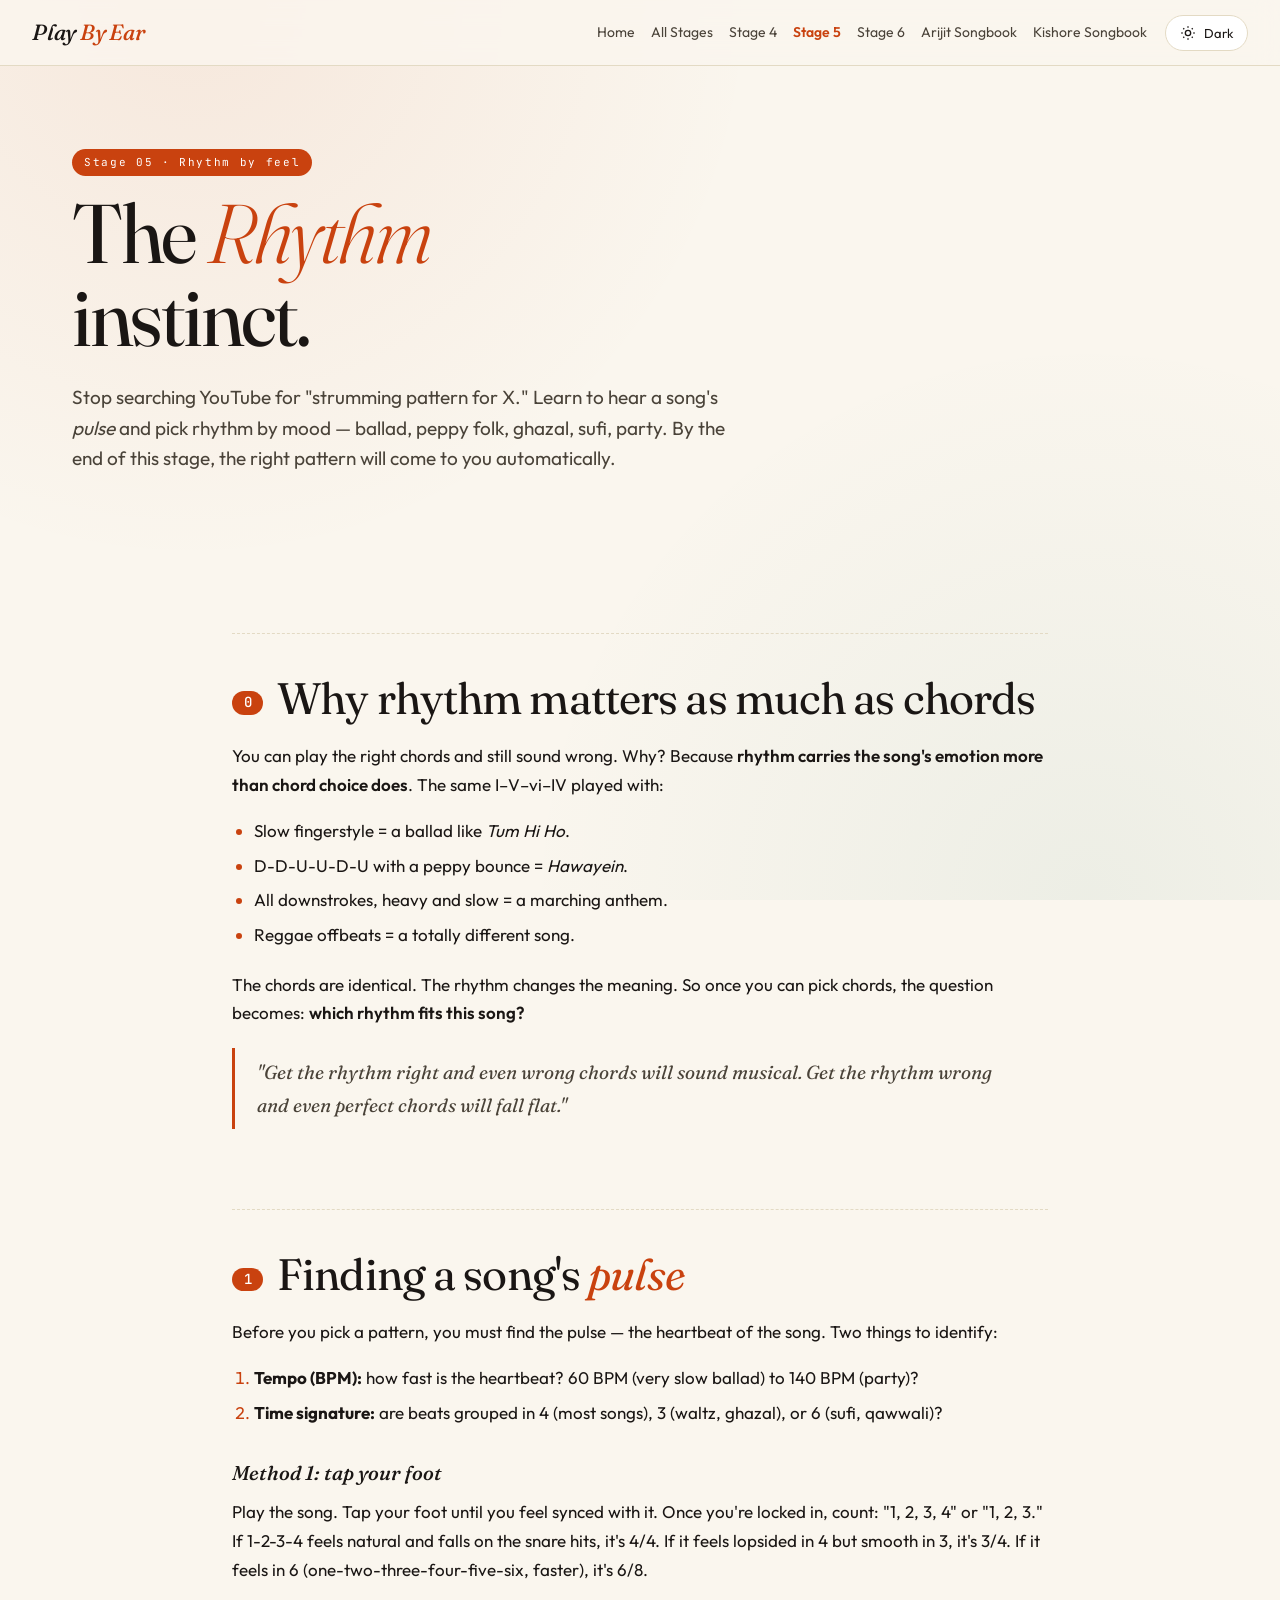
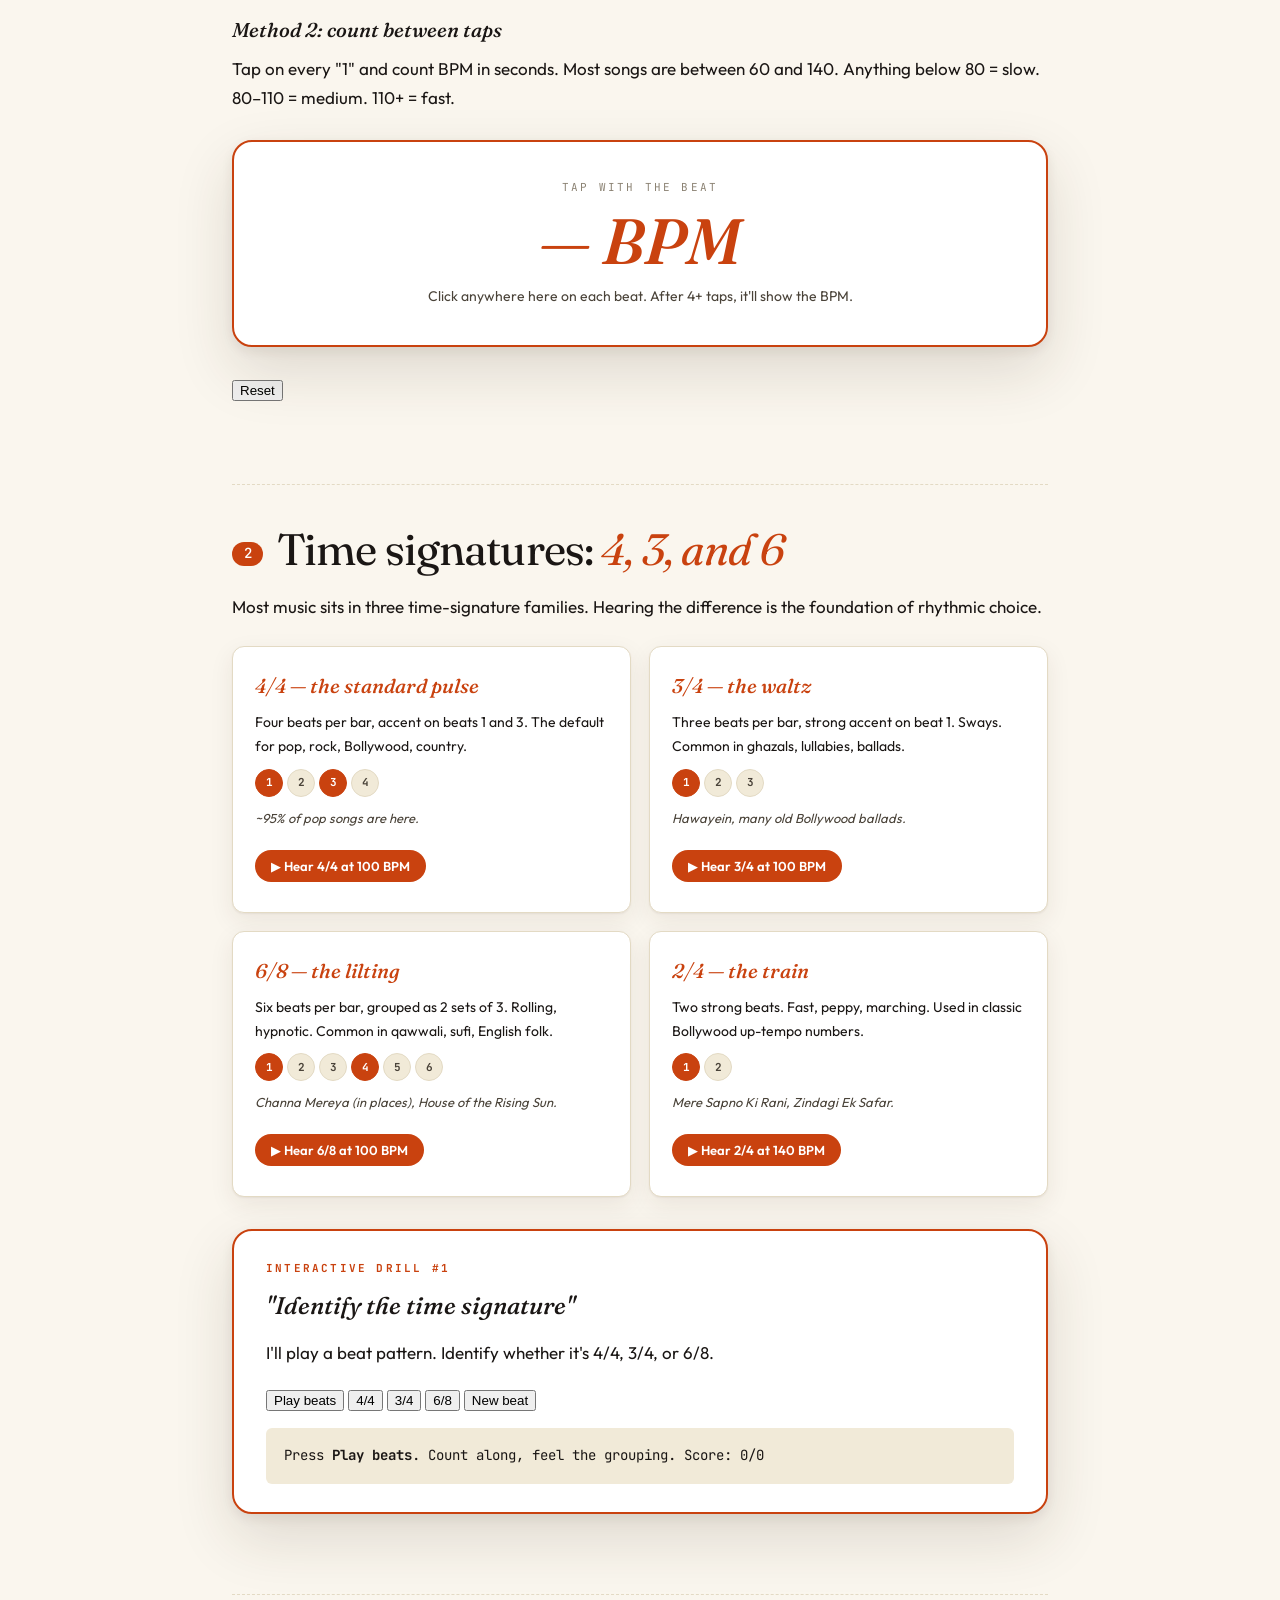
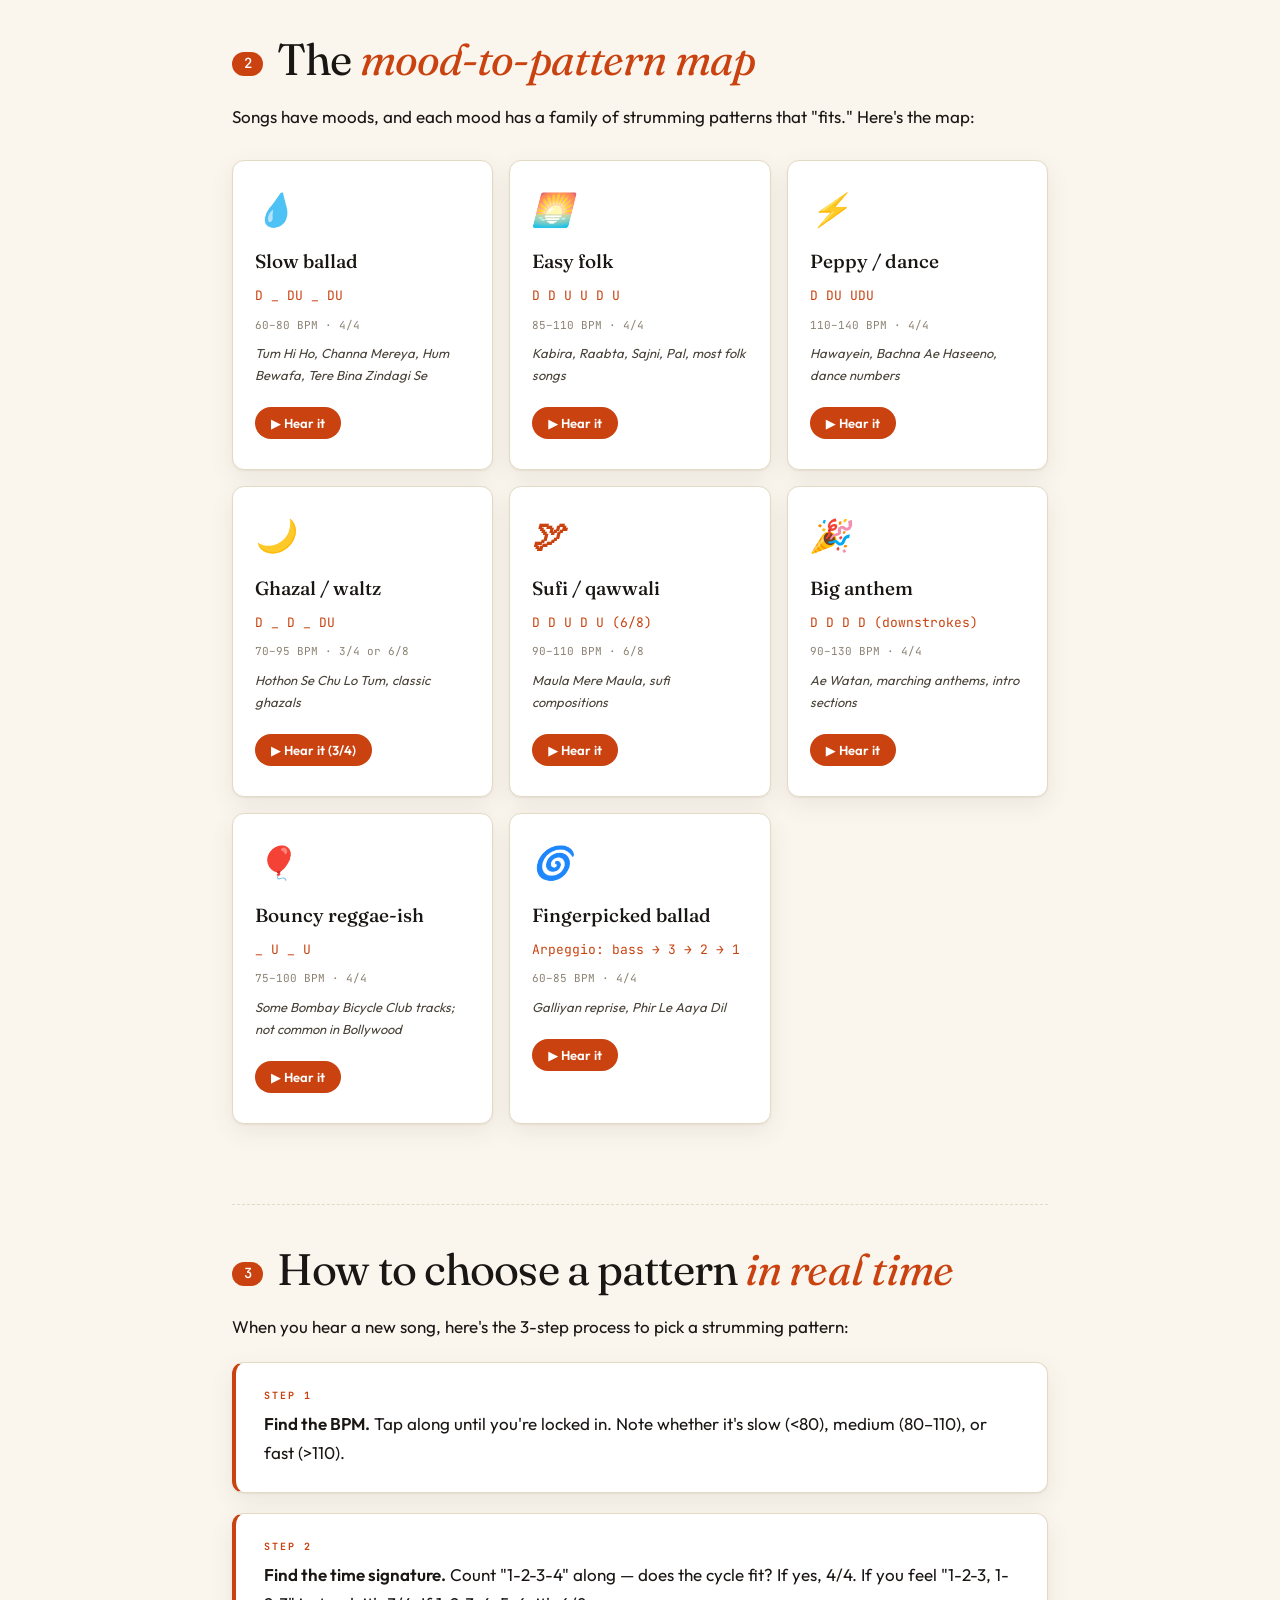
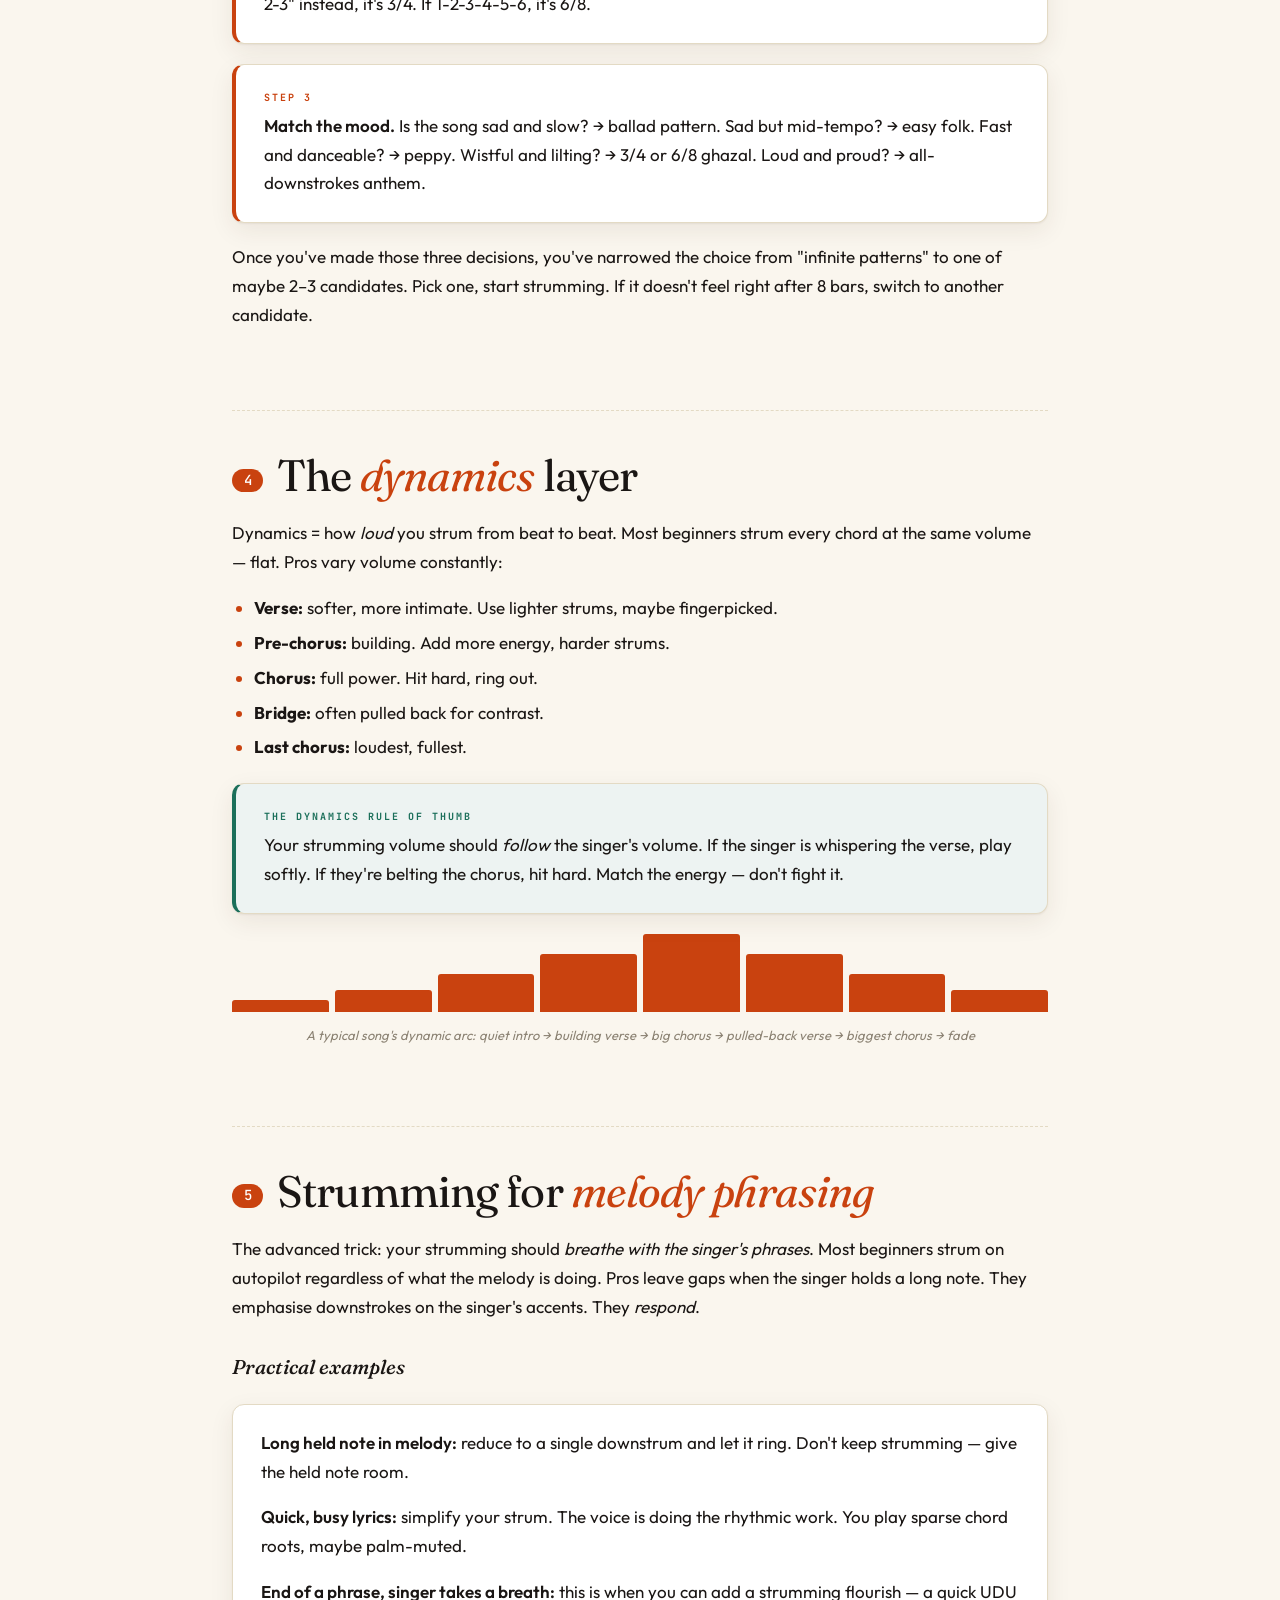
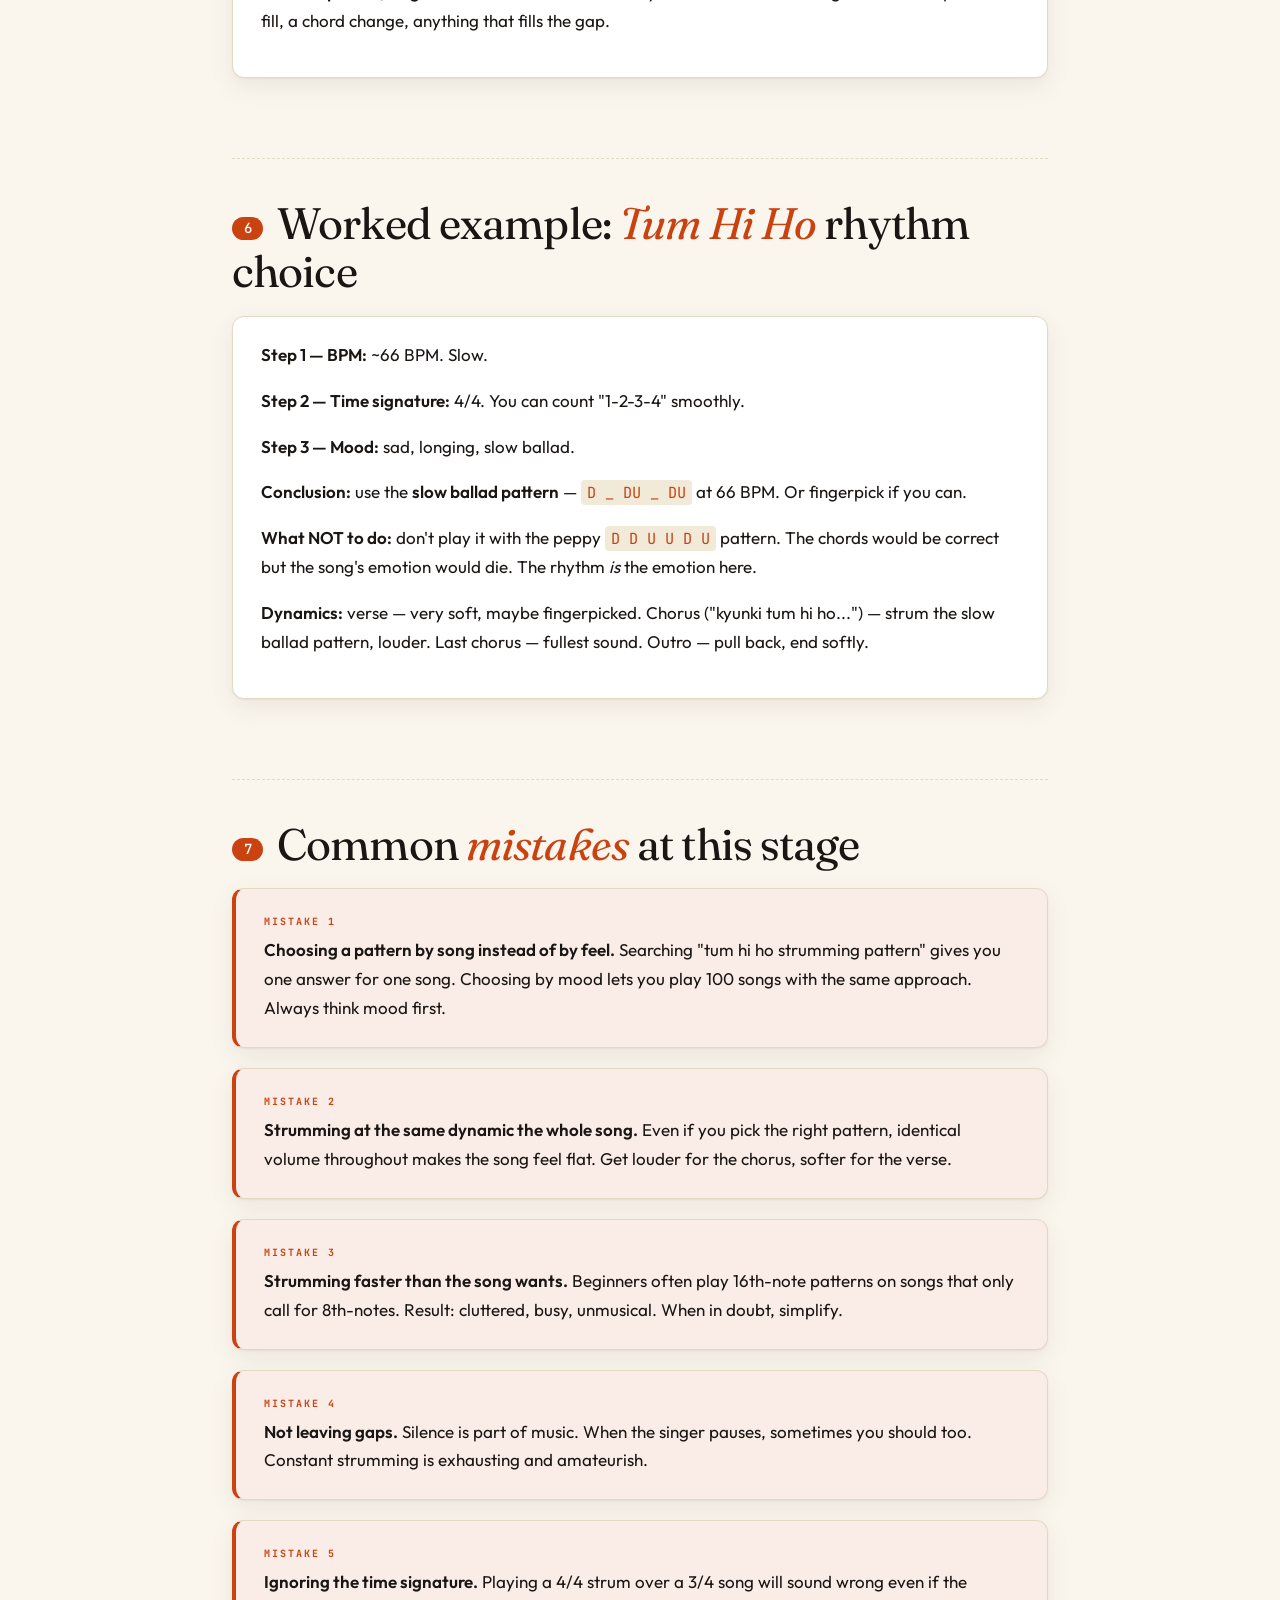
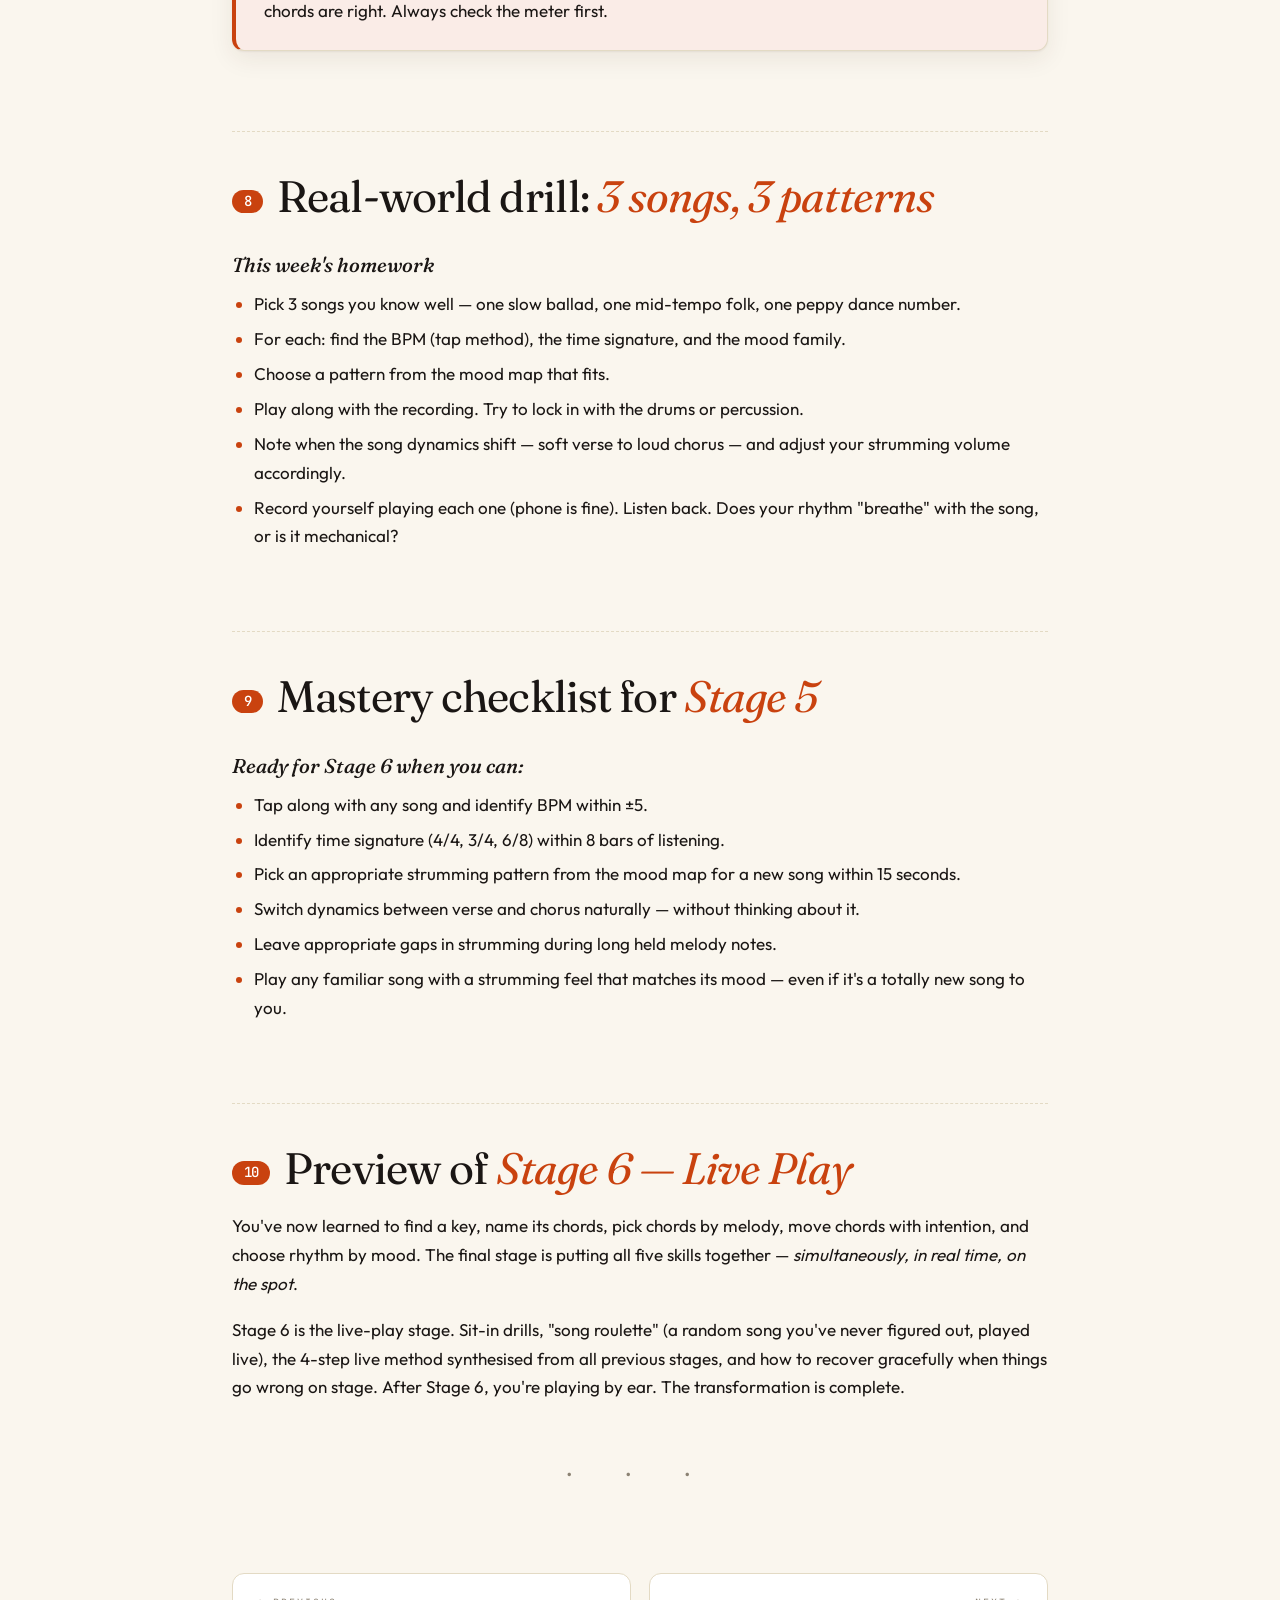
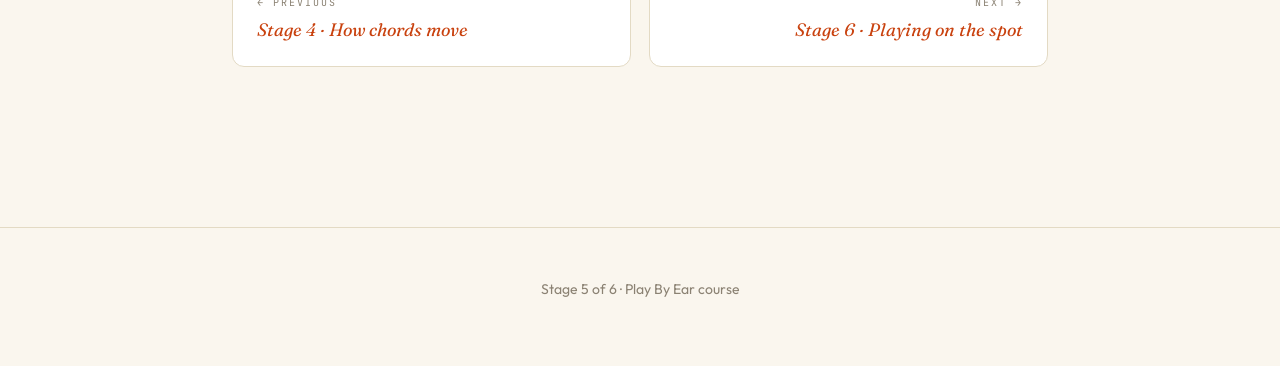
<file: advance_course/stage-5.html>
<!DOCTYPE html>
<html lang="en" data-theme="light">
<head>
<meta charset="UTF-8" />
<meta name="viewport" content="width=device-width, initial-scale=1.0" />
<title>Stage 5 · The Rhythm Instinct — Play By Ear</title>
<link rel="preconnect" href="https://fonts.googleapis.com" />
<link rel="preconnect" href="https://fonts.gstatic.com" crossorigin />
<link href="https://fonts.googleapis.com/css2?family=Fraunces:ital,wght@0,300..900;1,300..900&family=Outfit:wght@300..800&family=JetBrains+Mono:wght@400..700&display=swap" rel="stylesheet" />
<link rel="stylesheet" href="shared.css" />
<style>
  .pattern-card {
    background: var(--bg-elev);
    border: 1px solid var(--line);
    border-radius: var(--radius);
    padding: 22px 26px;
    margin: 18px 0;
    box-shadow: var(--shadow);
  }
  .pattern-card .pname {
    font-family: var(--display); font-style: italic; font-weight: 500;
    font-size: 22px; margin: 0 0 4px;
  }
  .pattern-card .pmeta {
    font-family: var(--mono); font-size: 11px; letter-spacing: .12em; text-transform: uppercase;
    color: var(--ink-mute); margin-bottom: 14px;
  }
  .pattern-card .pgrid {
    display: flex; gap: 4px; margin: 12px 0;
    flex-wrap: wrap;
  }
  .pcell {
    width: 36px; height: 48px;
    display: flex; align-items: center; justify-content: center;
    border-radius: 6px;
    border: 1.5px solid var(--line);
    font-family: var(--display); font-size: 22px; font-weight: 700;
    background: var(--bg-elev);
  }
  .pcell.D { color: var(--chord-D); border-color: var(--chord-D); background: var(--chord-D-bg); }
  .pcell.U { color: var(--chord-C); border-color: var(--chord-C); background: var(--chord-C-bg); }
  .pcell.X { color: var(--ink-mute); border-style: dashed; opacity: .4; }
  .pcell.playing { transform: scale(1.15); box-shadow: var(--shadow); }

  .mood-board {
    display: grid; grid-template-columns: repeat(auto-fit, minmax(250px, 1fr));
    gap: 16px;
    margin: 28px 0;
  }
  .mood-card {
    background: var(--bg-elev);
    border: 1px solid var(--line);
    border-radius: var(--radius);
    padding: 22px;
    box-shadow: var(--shadow);
  }
  .mood-card .mood-icon {
    font-family: var(--display); font-style: italic; font-weight: 600;
    font-size: 32px; color: var(--accent); margin-bottom: 8px;
  }
  .mood-card .mood-name {
    font-family: var(--display); font-weight: 500;
    font-size: 19px; margin-bottom: 8px;
  }
  .mood-card .mood-pattern {
    font-family: var(--mono); font-size: 13px; color: var(--accent);
    margin-bottom: 8px;
  }
  .mood-card .mood-bpm {
    font-family: var(--mono); font-size: 11px; color: var(--ink-mute);
    margin-bottom: 8px;
  }
  .mood-card .mood-songs {
    font-size: 13px; color: var(--ink-soft); font-style: italic;
  }

  .bpm-tap-zone {
    background: var(--bg-elev);
    border: 2px solid var(--accent);
    border-radius: var(--radius-lg);
    padding: 36px;
    margin: 28px 0;
    text-align: center;
    box-shadow: var(--shadow-lg);
    cursor: pointer;
    user-select: none;
    transition: all .15s ease;
  }
  .bpm-tap-zone:active {
    background: var(--accent);
    color: white;
    transform: scale(.98);
  }
  .bpm-tap-zone .tap-label {
    font-family: var(--mono); font-size: 11px; letter-spacing: .2em; text-transform: uppercase;
    color: var(--ink-mute);
    margin-bottom: 12px;
  }
  .bpm-tap-zone .tap-display {
    font-family: var(--display); font-style: italic;
    font-size: 64px; font-weight: 600;
    color: var(--accent);
    line-height: 1;
  }
  .bpm-tap-zone .tap-hint {
    font-family: var(--body); font-size: 14px;
    color: var(--ink-soft); margin-top: 12px;
  }

  .pulse-feel {
    display: grid; grid-template-columns: repeat(2, 1fr);
    gap: 18px;
    margin: 24px 0;
  }
  .feel-card {
    background: var(--bg-elev);
    border: 1px solid var(--line);
    border-radius: var(--radius);
    padding: 22px;
    box-shadow: var(--shadow);
  }
  .feel-card .feel-title {
    font-family: var(--display); font-style: italic; font-weight: 500;
    font-size: 20px; margin: 0 0 8px;
    color: var(--accent);
  }
  .feel-card .feel-grid {
    display: flex; gap: 4px;
    align-items: center;
    margin: 10px 0;
  }
  .feel-card .beat {
    width: 28px; height: 28px;
    border-radius: 50%;
    background: var(--bg-muted);
    border: 1.5px solid var(--line);
    display: flex; align-items: center; justify-content: center;
    font-family: var(--mono); font-size: 11px; font-weight: 700;
    color: var(--ink-soft);
  }
  .feel-card .beat.strong {
    background: var(--accent); color: white; border-color: var(--accent);
  }

  .dynamics-bar {
    display: flex; gap: 6px;
    margin: 12px 0;
    align-items: flex-end;
  }
  .dyn-bar {
    flex: 1;
    background: var(--accent);
    border-radius: 3px 3px 0 0;
    min-height: 8px;
    transition: height .3s ease;
  }
  .dyn-bar.q   { height: 12px; }
  .dyn-bar.s   { height: 22px; }
  .dyn-bar.m   { height: 38px; }
  .dyn-bar.l   { height: 58px; }
  .dyn-bar.xl  { height: 78px; }

  .play-pattern-btn {
    background: var(--accent); color: white;
    border: none; padding: 8px 16px; border-radius: 999px;
    font-family: var(--body); font-weight: 600; font-size: 13px;
    cursor: pointer;
    margin: 8px 0;
    display: inline-flex; align-items: center; gap: 6px;
  }
  .play-pattern-btn:hover { background: var(--accent-2); color: var(--ink); }
</style>
<link rel="stylesheet" href="../assets/site-shell.css" />
</head>
<body>

<header class="topbar site-header">
  <a class="brand site-brand" href="advance_course.html"><em style="font-style:italic">Play</em> <span>By Ear</span></a>
  <button class="nav-toggle" type="button" aria-label="Open navigation" aria-expanded="false" aria-controls="site-menu">
    <span></span><span></span><span></span>
  </button>
  <div class="site-menu" id="site-menu">
    <nav class="site-nav" aria-label="Primary navigation">
      <a href="../index.html">Home</a>
      <a href="advance_course.html">All Stages</a>
      <a href="stage-4.html">Stage 4</a>
      <a class="current" href="stage-5.html">Stage 5</a>
      <a href="stage-6.html">Stage 6</a>
      <a href="../songbooks/arijit_singh_songbook.html">Arijit Songbook</a>
      <a href="../songbooks/kishore_kumar_songbook.html">Kishore Songbook</a>
    </nav>
    <div class="site-actions">
      <button class="theme-toggle" onclick="toggleTheme()" aria-label="Toggle theme">
        <svg class="icon" viewBox="0 0 24 24" fill="none" stroke="currentColor" stroke-width="2">
          <circle cx="12" cy="12" r="4"/>
          <path d="M12 2v2M12 20v2M4.93 4.93l1.41 1.41M17.66 17.66l1.41 1.41M2 12h2M20 12h2M4.93 19.07l1.41-1.41M17.66 6.34l1.41-1.41"/>
        </svg>
        <span id="theme-label">Dark</span>
      </button>
    </div>
  </div>
</header>

<header class="hero">
  <div class="stage-pill">Stage 05 · Rhythm by feel</div>
  <h1>The <em>Rhythm</em><br/>instinct.</h1>
  <p class="lede">Stop searching YouTube for "strumming pattern for X." Learn to hear a song's <em>pulse</em> and pick rhythm by mood — ballad, peppy folk, ghazal, sufi, party. By the end of this stage, the right pattern will come to you automatically.</p>
</header>

<div class="wrap">

<h2><span class="num">0</span>Why rhythm matters as much as chords</h2>

<p>You can play the right chords and still sound wrong. Why? Because <strong>rhythm carries the song's emotion more than chord choice does</strong>. The same I–V–vi–IV played with:</p>
<ul>
  <li>Slow fingerstyle = a ballad like <em>Tum Hi Ho</em>.</li>
  <li>D-D-U-U-D-U with a peppy bounce = <em>Hawayein</em>.</li>
  <li>All downstrokes, heavy and slow = a marching anthem.</li>
  <li>Reggae offbeats = a totally different song.</li>
</ul>

<p>The chords are identical. The rhythm changes the meaning. So once you can pick chords, the question becomes: <strong>which rhythm fits this song?</strong></p>

<blockquote>
"Get the rhythm right and even wrong chords will sound musical. Get the rhythm wrong and even perfect chords will fall flat."
</blockquote>

<h2><span class="num">1</span>Finding a song's <em>pulse</em></h2>

<p>Before you pick a pattern, you must find the pulse — the heartbeat of the song. Two things to identify:</p>

<ol>
  <li><strong>Tempo (BPM):</strong> how fast is the heartbeat? 60 BPM (very slow ballad) to 140 BPM (party)?</li>
  <li><strong>Time signature:</strong> are beats grouped in 4 (most songs), 3 (waltz, ghazal), or 6 (sufi, qawwali)?</li>
</ol>

<h4>Method 1: tap your foot</h4>
<p>Play the song. Tap your foot until you feel synced with it. Once you're locked in, count: "1, 2, 3, 4" or "1, 2, 3." If 1-2-3-4 feels natural and falls on the snare hits, it's 4/4. If it feels lopsided in 4 but smooth in 3, it's 3/4. If it feels in 6 (one-two-three-four-five-six, faster), it's 6/8.</p>

<h4>Method 2: count between taps</h4>
<p>Tap on every "1" and count BPM in seconds. Most songs are between 60 and 140. Anything below 80 = slow. 80–110 = medium. 110+ = fast.</p>

<div class="bpm-tap-zone" id="bpm-tap">
  <div class="tap-label">Tap with the beat</div>
  <div class="tap-display" id="bpm-display">— BPM</div>
  <div class="tap-hint">Click anywhere here on each beat. After 4+ taps, it'll show the BPM.</div>
</div>

<button class="play-btn outline" id="bpm-reset">Reset</button>

<h2><span class="num">2</span>Time signatures: <em>4, 3, and 6</em></h2>

<p>Most music sits in three time-signature families. Hearing the difference is the foundation of rhythmic choice.</p>

<div class="pulse-feel">
  <div class="feel-card">
    <div class="feel-title">4/4 — the standard pulse</div>
    <p style="font-size:14px; margin:0 0 10px">Four beats per bar, accent on beats 1 and 3. The default for pop, rock, Bollywood, country.</p>
    <div class="feel-grid">
      <div class="beat strong">1</div>
      <div class="beat">2</div>
      <div class="beat strong">3</div>
      <div class="beat">4</div>
    </div>
    <p style="font-size:13px; color:var(--ink-soft); font-style:italic">~95% of pop songs are here.</p>
    <button class="play-pattern-btn" onclick="playMetronome(4, 100)">▶ Hear 4/4 at 100 BPM</button>
  </div>

  <div class="feel-card">
    <div class="feel-title">3/4 — the waltz</div>
    <p style="font-size:14px; margin:0 0 10px">Three beats per bar, strong accent on beat 1. Sways. Common in ghazals, lullabies, ballads.</p>
    <div class="feel-grid">
      <div class="beat strong">1</div>
      <div class="beat">2</div>
      <div class="beat">3</div>
    </div>
    <p style="font-size:13px; color:var(--ink-soft); font-style:italic">Hawayein, many old Bollywood ballads.</p>
    <button class="play-pattern-btn" onclick="playMetronome(3, 100)">▶ Hear 3/4 at 100 BPM</button>
  </div>

  <div class="feel-card">
    <div class="feel-title">6/8 — the lilting</div>
    <p style="font-size:14px; margin:0 0 10px">Six beats per bar, grouped as 2 sets of 3. Rolling, hypnotic. Common in qawwali, sufi, English folk.</p>
    <div class="feel-grid">
      <div class="beat strong">1</div>
      <div class="beat">2</div>
      <div class="beat">3</div>
      <div class="beat strong">4</div>
      <div class="beat">5</div>
      <div class="beat">6</div>
    </div>
    <p style="font-size:13px; color:var(--ink-soft); font-style:italic">Channa Mereya (in places), House of the Rising Sun.</p>
    <button class="play-pattern-btn" onclick="playMetronome(6, 100)">▶ Hear 6/8 at 100 BPM</button>
  </div>

  <div class="feel-card">
    <div class="feel-title">2/4 — the train</div>
    <p style="font-size:14px; margin:0 0 10px">Two strong beats. Fast, peppy, marching. Used in classic Bollywood up-tempo numbers.</p>
    <div class="feel-grid">
      <div class="beat strong">1</div>
      <div class="beat">2</div>
    </div>
    <p style="font-size:13px; color:var(--ink-soft); font-style:italic">Mere Sapno Ki Rani, Zindagi Ek Safar.</p>
    <button class="play-pattern-btn" onclick="playMetronome(2, 140)">▶ Hear 2/4 at 140 BPM</button>
  </div>
</div>

<div class="drill">
  <div class="drill-label">Interactive drill #1</div>
  <div class="drill-title">"Identify the time signature"</div>
  <p>I'll play a beat pattern. Identify whether it's 4/4, 3/4, or 6/8.</p>

  <div class="play-button-row">
    <button class="play-btn" id="ts-play">Play beats</button>
    <button class="play-btn outline" id="ts-44">4/4</button>
    <button class="play-btn outline" id="ts-34">3/4</button>
    <button class="play-btn outline" id="ts-68">6/8</button>
    <button class="play-btn outline" id="ts-new">New beat</button>
  </div>

  <div class="drill-output" id="ts-output">
    Press <strong>Play beats</strong>. Count along, feel the grouping.  Score: 0/0
  </div>
</div>

<h2><span class="num">2</span>The <em>mood-to-pattern map</em></h2>

<p>Songs have moods, and each mood has a family of strumming patterns that "fits." Here's the map:</p>

<div class="mood-board">

  <div class="mood-card">
    <div class="mood-icon">💧</div>
    <div class="mood-name">Slow ballad</div>
    <div class="mood-pattern">D&nbsp;_&nbsp;DU&nbsp;_&nbsp;DU</div>
    <div class="mood-bpm">60–80 BPM · 4/4</div>
    <p class="mood-songs">Tum Hi Ho, Channa Mereya, Hum Bewafa, Tere Bina Zindagi Se</p>
    <button class="play-pattern-btn" onclick="playStrum(['D','_','D','U','_','D','U'], 80)">▶ Hear it</button>
  </div>

  <div class="mood-card">
    <div class="mood-icon">🌅</div>
    <div class="mood-name">Easy folk</div>
    <div class="mood-pattern">D&nbsp;D&nbsp;U&nbsp;U&nbsp;D&nbsp;U</div>
    <div class="mood-bpm">85–110 BPM · 4/4</div>
    <p class="mood-songs">Kabira, Raabta, Sajni, Pal, most folk songs</p>
    <button class="play-pattern-btn" onclick="playStrum(['D','D','U','U','D','U'], 100)">▶ Hear it</button>
  </div>

  <div class="mood-card">
    <div class="mood-icon">⚡</div>
    <div class="mood-name">Peppy / dance</div>
    <div class="mood-pattern">D&nbsp;DU&nbsp;UDU</div>
    <div class="mood-bpm">110–140 BPM · 4/4</div>
    <p class="mood-songs">Hawayein, Bachna Ae Haseeno, dance numbers</p>
    <button class="play-pattern-btn" onclick="playStrum(['D','D','U','U','D','U'], 130)">▶ Hear it</button>
  </div>

  <div class="mood-card">
    <div class="mood-icon">🌙</div>
    <div class="mood-name">Ghazal / waltz</div>
    <div class="mood-pattern">D&nbsp;_&nbsp;D&nbsp;_&nbsp;DU</div>
    <div class="mood-bpm">70–95 BPM · 3/4 or 6/8</div>
    <p class="mood-songs">Hothon Se Chu Lo Tum, classic ghazals</p>
    <button class="play-pattern-btn" onclick="playStrum(['D','_','D','_','D','U'], 80)">▶ Hear it (3/4)</button>
  </div>

  <div class="mood-card">
    <div class="mood-icon">🕊</div>
    <div class="mood-name">Sufi / qawwali</div>
    <div class="mood-pattern">D&nbsp;D&nbsp;U&nbsp;D&nbsp;U (6/8)</div>
    <div class="mood-bpm">90–110 BPM · 6/8</div>
    <p class="mood-songs">Maula Mere Maula, sufi compositions</p>
    <button class="play-pattern-btn" onclick="playStrum(['D','D','U','D','U','D'], 100)">▶ Hear it</button>
  </div>

  <div class="mood-card">
    <div class="mood-icon">🎉</div>
    <div class="mood-name">Big anthem</div>
    <div class="mood-pattern">D&nbsp;D&nbsp;D&nbsp;D (downstrokes)</div>
    <div class="mood-bpm">90–130 BPM · 4/4</div>
    <p class="mood-songs">Ae Watan, marching anthems, intro sections</p>
    <button class="play-pattern-btn" onclick="playStrum(['D','D','D','D'], 100)">▶ Hear it</button>
  </div>

  <div class="mood-card">
    <div class="mood-icon">🎈</div>
    <div class="mood-name">Bouncy reggae-ish</div>
    <div class="mood-pattern">_&nbsp;U&nbsp;_&nbsp;U</div>
    <div class="mood-bpm">75–100 BPM · 4/4</div>
    <p class="mood-songs">Some Bombay Bicycle Club tracks; not common in Bollywood</p>
    <button class="play-pattern-btn" onclick="playStrum(['_','U','_','U'], 90)">▶ Hear it</button>
  </div>

  <div class="mood-card">
    <div class="mood-icon">🌀</div>
    <div class="mood-name">Fingerpicked ballad</div>
    <div class="mood-pattern">Arpeggio: bass → 3 → 2 → 1</div>
    <div class="mood-bpm">60–85 BPM · 4/4</div>
    <p class="mood-songs">Galliyan reprise, Phir Le Aaya Dil</p>
    <button class="play-pattern-btn" onclick="playArpeggio(80)">▶ Hear it</button>
  </div>

</div>

<h2><span class="num">3</span>How to choose a pattern <em>in real time</em></h2>

<p>When you hear a new song, here's the 3-step process to pick a strumming pattern:</p>

<div class="card accent">
  <div class="card-label">Step 1</div>
  <p style="margin:0"><strong>Find the BPM.</strong> Tap along until you're locked in. Note whether it's slow (&lt;80), medium (80–110), or fast (&gt;110).</p>
</div>

<div class="card accent">
  <div class="card-label">Step 2</div>
  <p style="margin:0"><strong>Find the time signature.</strong> Count "1-2-3-4" along — does the cycle fit? If yes, 4/4. If you feel "1-2-3, 1-2-3" instead, it's 3/4. If 1-2-3-4-5-6, it's 6/8.</p>
</div>

<div class="card accent">
  <div class="card-label">Step 3</div>
  <p style="margin:0"><strong>Match the mood.</strong> Is the song sad and slow? → ballad pattern. Sad but mid-tempo? → easy folk. Fast and danceable? → peppy. Wistful and lilting? → 3/4 or 6/8 ghazal. Loud and proud? → all-downstrokes anthem.</p>
</div>

<p>Once you've made those three decisions, you've narrowed the choice from "infinite patterns" to one of maybe 2–3 candidates. Pick one, start strumming. If it doesn't feel right after 8 bars, switch to another candidate.</p>

<h2><span class="num">4</span>The <em>dynamics</em> layer</h2>

<p>Dynamics = how <em>loud</em> you strum from beat to beat. Most beginners strum every chord at the same volume — flat. Pros vary volume constantly:</p>

<ul>
  <li><strong>Verse:</strong> softer, more intimate. Use lighter strums, maybe fingerpicked.</li>
  <li><strong>Pre-chorus:</strong> building. Add more energy, harder strums.</li>
  <li><strong>Chorus:</strong> full power. Hit hard, ring out.</li>
  <li><strong>Bridge:</strong> often pulled back for contrast.</li>
  <li><strong>Last chorus:</strong> loudest, fullest.</li>
</ul>

<div class="card teal">
  <div class="card-label">The dynamics rule of thumb</div>
  <p style="margin:0">Your strumming volume should <em>follow</em> the singer's volume. If the singer is whispering the verse, play softly. If they're belting the chorus, hit hard. Match the energy — don't fight it.</p>
</div>

<div class="dynamics-bar">
  <div class="dyn-bar q"></div>
  <div class="dyn-bar s"></div>
  <div class="dyn-bar m"></div>
  <div class="dyn-bar l"></div>
  <div class="dyn-bar xl"></div>
  <div class="dyn-bar l"></div>
  <div class="dyn-bar m"></div>
  <div class="dyn-bar s"></div>
</div>
<p style="font-size:13px; color:var(--ink-mute); text-align:center; font-style:italic">A typical song's dynamic arc: quiet intro → building verse → big chorus → pulled-back verse → biggest chorus → fade</p>

<h2><span class="num">5</span>Strumming for <em>melody phrasing</em></h2>

<p>The advanced trick: your strumming should <em>breathe with the singer's phrases</em>. Most beginners strum on autopilot regardless of what the melody is doing. Pros leave gaps when the singer holds a long note. They emphasise downstrokes on the singer's accents. They <em>respond</em>.</p>

<h4>Practical examples</h4>

<div class="card">
  <p><strong>Long held note in melody:</strong> reduce to a single downstrum and let it ring. Don't keep strumming — give the held note room.</p>
  <p><strong>Quick, busy lyrics:</strong> simplify your strum. The voice is doing the rhythmic work. You play sparse chord roots, maybe palm-muted.</p>
  <p><strong>End of a phrase, singer takes a breath:</strong> this is when you can add a strumming flourish — a quick UDU fill, a chord change, anything that fills the gap.</p>
</div>

<h2><span class="num">6</span>Worked example: <em>Tum Hi Ho</em> rhythm choice</h2>

<div class="card">
  <p><strong>Step 1 — BPM:</strong> ~66 BPM. Slow.</p>
  <p><strong>Step 2 — Time signature:</strong> 4/4. You can count "1-2-3-4" smoothly.</p>
  <p><strong>Step 3 — Mood:</strong> sad, longing, slow ballad.</p>
  <p><strong>Conclusion:</strong> use the <strong>slow ballad pattern</strong> — <code class="inline">D _ DU _ DU</code> at 66 BPM. Or fingerpick if you can.</p>

  <p style="margin-top:14px"><strong>What NOT to do:</strong> don't play it with the peppy <code class="inline">D D U U D U</code> pattern. The chords would be correct but the song's emotion would die. The rhythm <em>is</em> the emotion here.</p>

  <p><strong>Dynamics:</strong> verse — very soft, maybe fingerpicked. Chorus ("kyunki tum hi ho...") — strum the slow ballad pattern, louder. Last chorus — fullest sound. Outro — pull back, end softly.</p>
</div>

<h2><span class="num">7</span>Common <em>mistakes</em> at this stage</h2>

<div class="card warn">
  <div class="card-label">Mistake 1</div>
  <p style="margin:0"><strong>Choosing a pattern by song instead of by feel.</strong> Searching "tum hi ho strumming pattern" gives you one answer for one song. Choosing by mood lets you play 100 songs with the same approach. Always think mood first.</p>
</div>

<div class="card warn">
  <div class="card-label">Mistake 2</div>
  <p style="margin:0"><strong>Strumming at the same dynamic the whole song.</strong> Even if you pick the right pattern, identical volume throughout makes the song feel flat. Get louder for the chorus, softer for the verse.</p>
</div>

<div class="card warn">
  <div class="card-label">Mistake 3</div>
  <p style="margin:0"><strong>Strumming faster than the song wants.</strong> Beginners often play 16th-note patterns on songs that only call for 8th-notes. Result: cluttered, busy, unmusical. When in doubt, simplify.</p>
</div>

<div class="card warn">
  <div class="card-label">Mistake 4</div>
  <p style="margin:0"><strong>Not leaving gaps.</strong> Silence is part of music. When the singer pauses, sometimes you should too. Constant strumming is exhausting and amateurish.</p>
</div>

<div class="card warn">
  <div class="card-label">Mistake 5</div>
  <p style="margin:0"><strong>Ignoring the time signature.</strong> Playing a 4/4 strum over a 3/4 song will sound wrong even if the chords are right. Always check the meter first.</p>
</div>

<h2><span class="num">8</span>Real-world drill: <em>3 songs, 3 patterns</em></h2>

<div class="checklist">
  <h4>This week's homework</h4>
  <ul>
    <li>Pick 3 songs you know well — one slow ballad, one mid-tempo folk, one peppy dance number.</li>
    <li>For each: find the BPM (tap method), the time signature, and the mood family.</li>
    <li>Choose a pattern from the mood map that fits.</li>
    <li>Play along with the recording. Try to lock in with the drums or percussion.</li>
    <li>Note when the song dynamics shift — soft verse to loud chorus — and adjust your strumming volume accordingly.</li>
    <li>Record yourself playing each one (phone is fine). Listen back. Does your rhythm "breathe" with the song, or is it mechanical?</li>
  </ul>
</div>

<h2><span class="num">9</span>Mastery checklist for <em>Stage 5</em></h2>

<div class="checklist">
  <h4>Ready for Stage 6 when you can:</h4>
  <ul>
    <li>Tap along with any song and identify BPM within ±5.</li>
    <li>Identify time signature (4/4, 3/4, 6/8) within 8 bars of listening.</li>
    <li>Pick an appropriate strumming pattern from the mood map for a new song within 15 seconds.</li>
    <li>Switch dynamics between verse and chorus naturally — without thinking about it.</li>
    <li>Leave appropriate gaps in strumming during long held melody notes.</li>
    <li>Play any familiar song with a strumming feel that matches its mood — even if it's a totally new song to you.</li>
  </ul>
</div>

<h2><span class="num">10</span>Preview of <em>Stage 6 — Live Play</em></h2>

<p>You've now learned to find a key, name its chords, pick chords by melody, move chords with intention, and choose rhythm by mood. The final stage is putting all five skills together — <em>simultaneously, in real time, on the spot</em>.</p>

<p>Stage 6 is the live-play stage. Sit-in drills, "song roulette" (a random song you've never figured out, played live), the 4-step live method synthesised from all previous stages, and how to recover gracefully when things go wrong on stage. After Stage 6, you're playing by ear. The transformation is complete.</p>

<div class="deco-divider">· · ·</div>

<div class="stage-nav">
  <a class="stage-nav-link" href="stage-4.html">
    <div class="dir">← Previous</div>
    <div class="title">Stage 4 · How chords move</div>
  </a>
  <a class="stage-nav-link next" href="stage-6.html">
    <div class="dir">Next →</div>
    <div class="title">Stage 6 · Playing on the spot</div>
  </a>
</div>

</div><!-- /wrap -->

<footer>
  <p>Stage 5 of 6 · Play By Ear course</p>
</footer>

<script>
// Audio engine
let audioCtx = null;
function getCtx() {
  if (!audioCtx) audioCtx = new (window.AudioContext || window.webkitAudioContext)();
  return audioCtx;
}
function midiToFreq(m) { return 440 * Math.pow(2, (m - 69) / 12); }
function playNote(midi, dur = 0.5, gain = 0.15, when = 0, type = 'triangle') {
  const ctx = getCtx();
  const t = ctx.currentTime + when;
  const osc = ctx.createOscillator();
  const env = ctx.createGain();
  osc.type = type;
  osc.frequency.value = midiToFreq(midi);
  env.gain.setValueAtTime(0, t);
  env.gain.linearRampToValueAtTime(gain, t + 0.02);
  env.gain.exponentialRampToValueAtTime(0.001, t + dur);
  osc.connect(env);
  env.connect(ctx.destination);
  osc.start(t);
  osc.stop(t + dur + 0.05);
}

// Strum sound — a quick burst of a G major chord
function strumDown(when = 0, volume = 0.15) {
  const chord = [55, 59, 62, 67, 71, 79]; // G3, B3, D4, G4, B4, G5
  chord.forEach((m, i) => {
    playNote(m, 0.3, volume, when + i * 0.012, 'triangle');
  });
}
function strumUp(when = 0, volume = 0.1) {
  const chord = [79, 71, 67, 62, 59, 55].reverse(); // up = top to bottom strings
  [79, 71, 67].forEach((m, i) => {
    playNote(m, 0.25, volume, when + i * 0.012, 'triangle');
  });
}

// Click sound for metronome
function metronomeClick(when = 0, isStrong = false) {
  const ctx = getCtx();
  const t = ctx.currentTime + when;
  const osc = ctx.createOscillator();
  const env = ctx.createGain();
  osc.type = 'square';
  osc.frequency.value = isStrong ? 1500 : 1000;
  env.gain.setValueAtTime(0, t);
  env.gain.linearRampToValueAtTime(0.08, t + 0.001);
  env.gain.exponentialRampToValueAtTime(0.001, t + 0.05);
  osc.connect(env);
  env.connect(ctx.destination);
  osc.start(t);
  osc.stop(t + 0.06);
}

// Play a metronome pattern (beats per bar, bpm)
function playMetronome(beatsPerBar, bpm) {
  const beatDur = 60 / bpm;
  for (let bar = 0; bar < 2; bar++) {
    for (let b = 0; b < beatsPerBar; b++) {
      const when = (bar * beatsPerBar + b) * beatDur;
      metronomeClick(when, b === 0);
    }
  }
}

// Play a strumming pattern. Pattern is array of "D", "U", "_"
function playStrum(pattern, bpm = 100) {
  const stepDur = 60 / bpm / 2; // each cell is an 8th note
  pattern.forEach((s, i) => {
    const when = i * stepDur;
    if (s === 'D') strumDown(when, 0.16);
    else if (s === 'U') strumUp(when, 0.11);
    // '_' = silence
  });
}

// Fingerpicked arpeggio
function playArpeggio(bpm = 80) {
  // P-I-M-A-M-I pattern: bass, 3rd, 2nd, 1st, 2nd, 3rd
  const notes = [43, 59, 62, 67, 62, 59]; // G2, B3, D4, G4, D4, B3
  const stepDur = 60 / bpm / 2;
  notes.forEach((m, i) => {
    playNote(m, 0.4, 0.13, i * stepDur, 'sine');
  });
}

// BPM tap zone
let tapTimes = [];
const tapZone = document.getElementById('bpm-tap');
const bpmDisplay = document.getElementById('bpm-display');
tapZone.addEventListener('click', () => {
  const now = performance.now();
  tapTimes.push(now);
  if (tapTimes.length > 6) tapTimes.shift();
  if (tapTimes.length >= 2) {
    // Calculate average interval
    let sum = 0;
    for (let i = 1; i < tapTimes.length; i++) {
      sum += tapTimes[i] - tapTimes[i-1];
    }
    const avg = sum / (tapTimes.length - 1);
    const bpm = Math.round(60000 / avg);
    bpmDisplay.textContent = `${bpm} BPM`;
  } else {
    bpmDisplay.textContent = `tap 2+ times`;
  }
});
document.getElementById('bpm-reset').addEventListener('click', () => {
  tapTimes = [];
  bpmDisplay.textContent = '— BPM';
});

// Time signature drill
const TS_OPTIONS = [
  { beats: 4, bpm: 100, name: '44' },
  { beats: 3, bpm: 100, name: '34' },
  { beats: 6, bpm: 100, name: '68' },
];
let tsState = { current: null, score: 0, attempts: 0 };

function newTs() {
  tsState.current = TS_OPTIONS[Math.floor(Math.random() * TS_OPTIONS.length)];
}
function playTs() {
  if (!tsState.current) newTs();
  playMetronome(tsState.current.beats, tsState.current.bpm);
  document.getElementById('ts-output').innerHTML = `Playing... count along. Score: ${tsState.score}/${tsState.attempts}`;
}
function guessTs(name) {
  if (!tsState.current) {
    document.getElementById('ts-output').innerHTML = 'Press <strong>Play beats</strong> first.';
    return;
  }
  tsState.attempts++;
  const correct = name === tsState.current.name;
  if (correct) tsState.score++;
  const labels = { '44': '4/4', '34': '3/4', '68': '6/8' };
  const verdict = correct ? '✓ Correct!' : '✗ Not quite —';
  document.getElementById('ts-output').innerHTML =
    `${verdict} That was <strong>${labels[tsState.current.name]}</strong>. Score: ${tsState.score}/${tsState.attempts}`;
  tsState.current = null;
}
document.getElementById('ts-play').addEventListener('click', playTs);
document.getElementById('ts-44').addEventListener('click', () => guessTs('44'));
document.getElementById('ts-34').addEventListener('click', () => guessTs('34'));
document.getElementById('ts-68').addEventListener('click', () => guessTs('68'));
document.getElementById('ts-new').addEventListener('click', () => { newTs(); playTs(); });

// Fade-in
const observer = new IntersectionObserver((entries) => {
  entries.forEach(entry => {
    if (entry.isIntersecting) {
      entry.target.classList.add('visible');
      observer.unobserve(entry.target);
    }
  });
}, { threshold: 0.05, rootMargin: '0px 0px -30px 0px' });

document.querySelectorAll('.card, .pattern-card, .mood-card, .feel-card, .bpm-tap-zone, .drill, .checklist').forEach(el => {
  el.classList.add('fade-in');
  observer.observe(el);
});
</script>

<script src="../assets/site.js"></script>
</body>
</html>
</file>
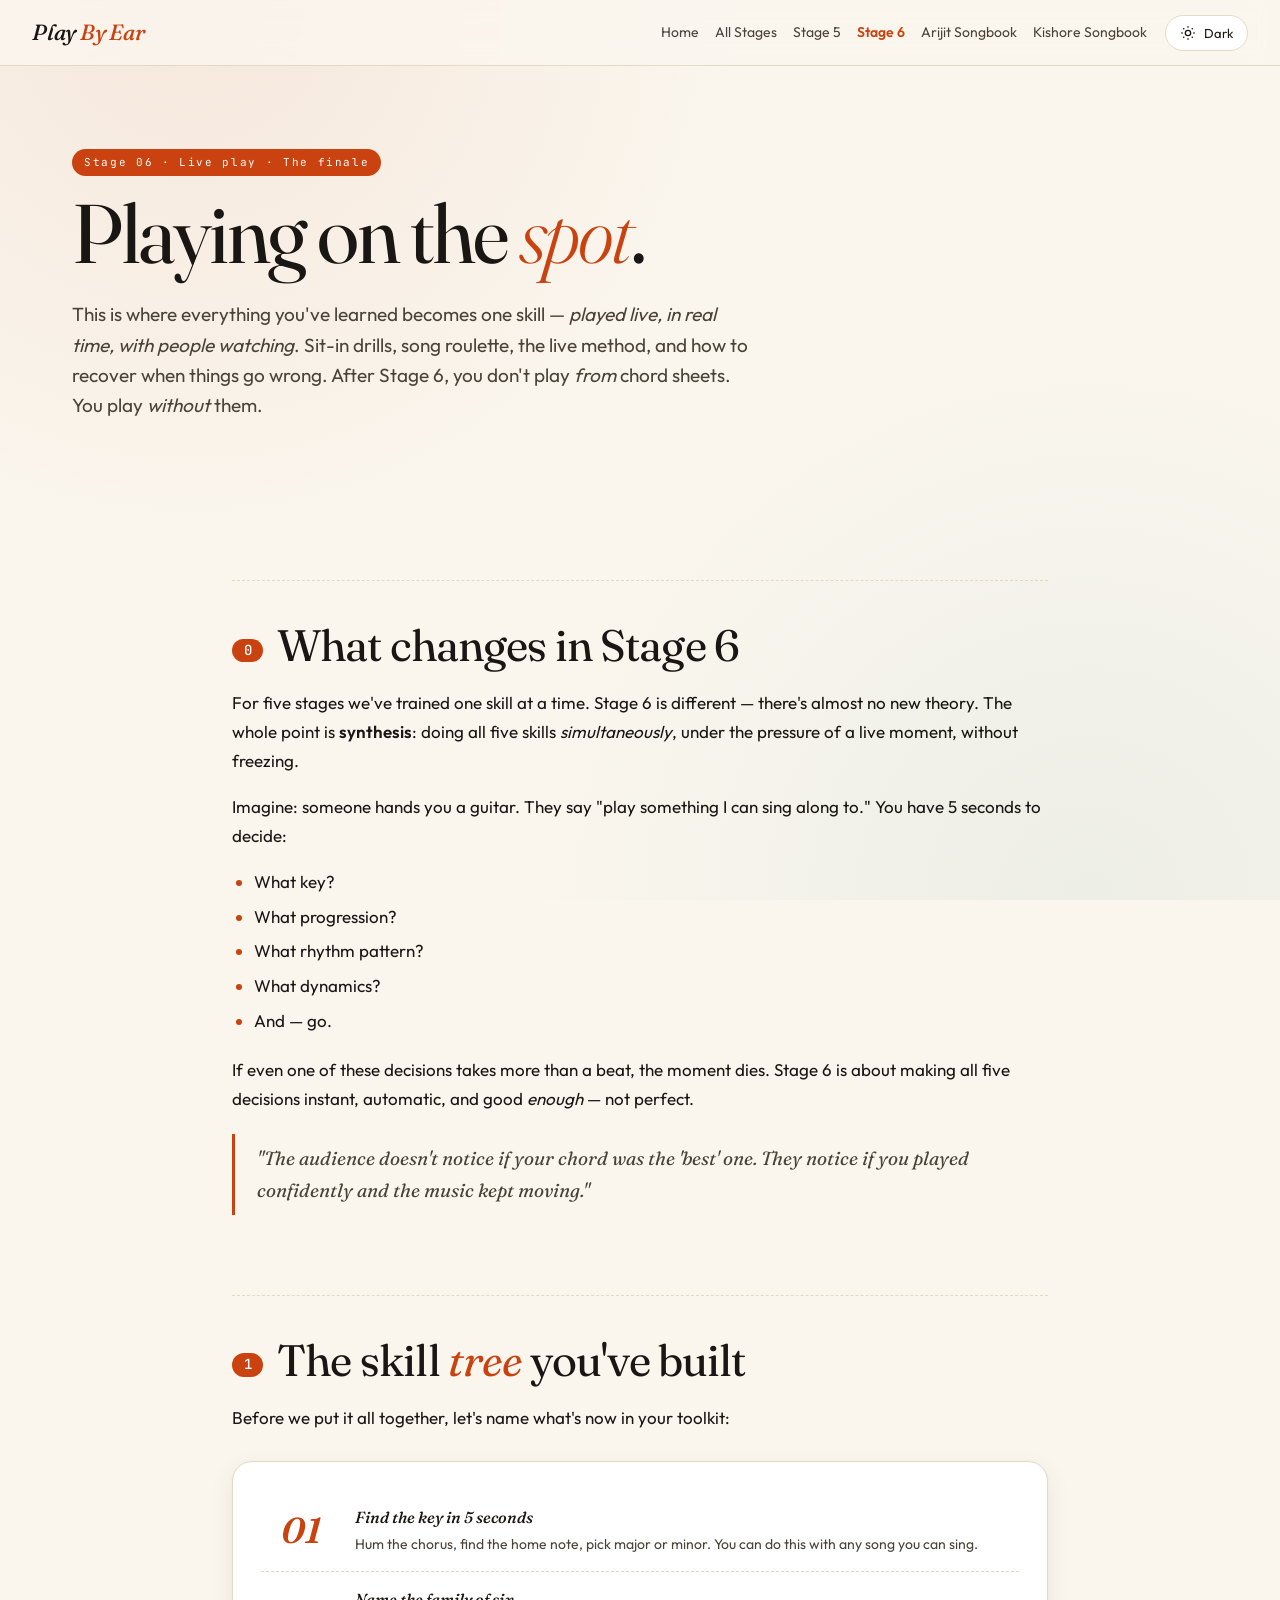
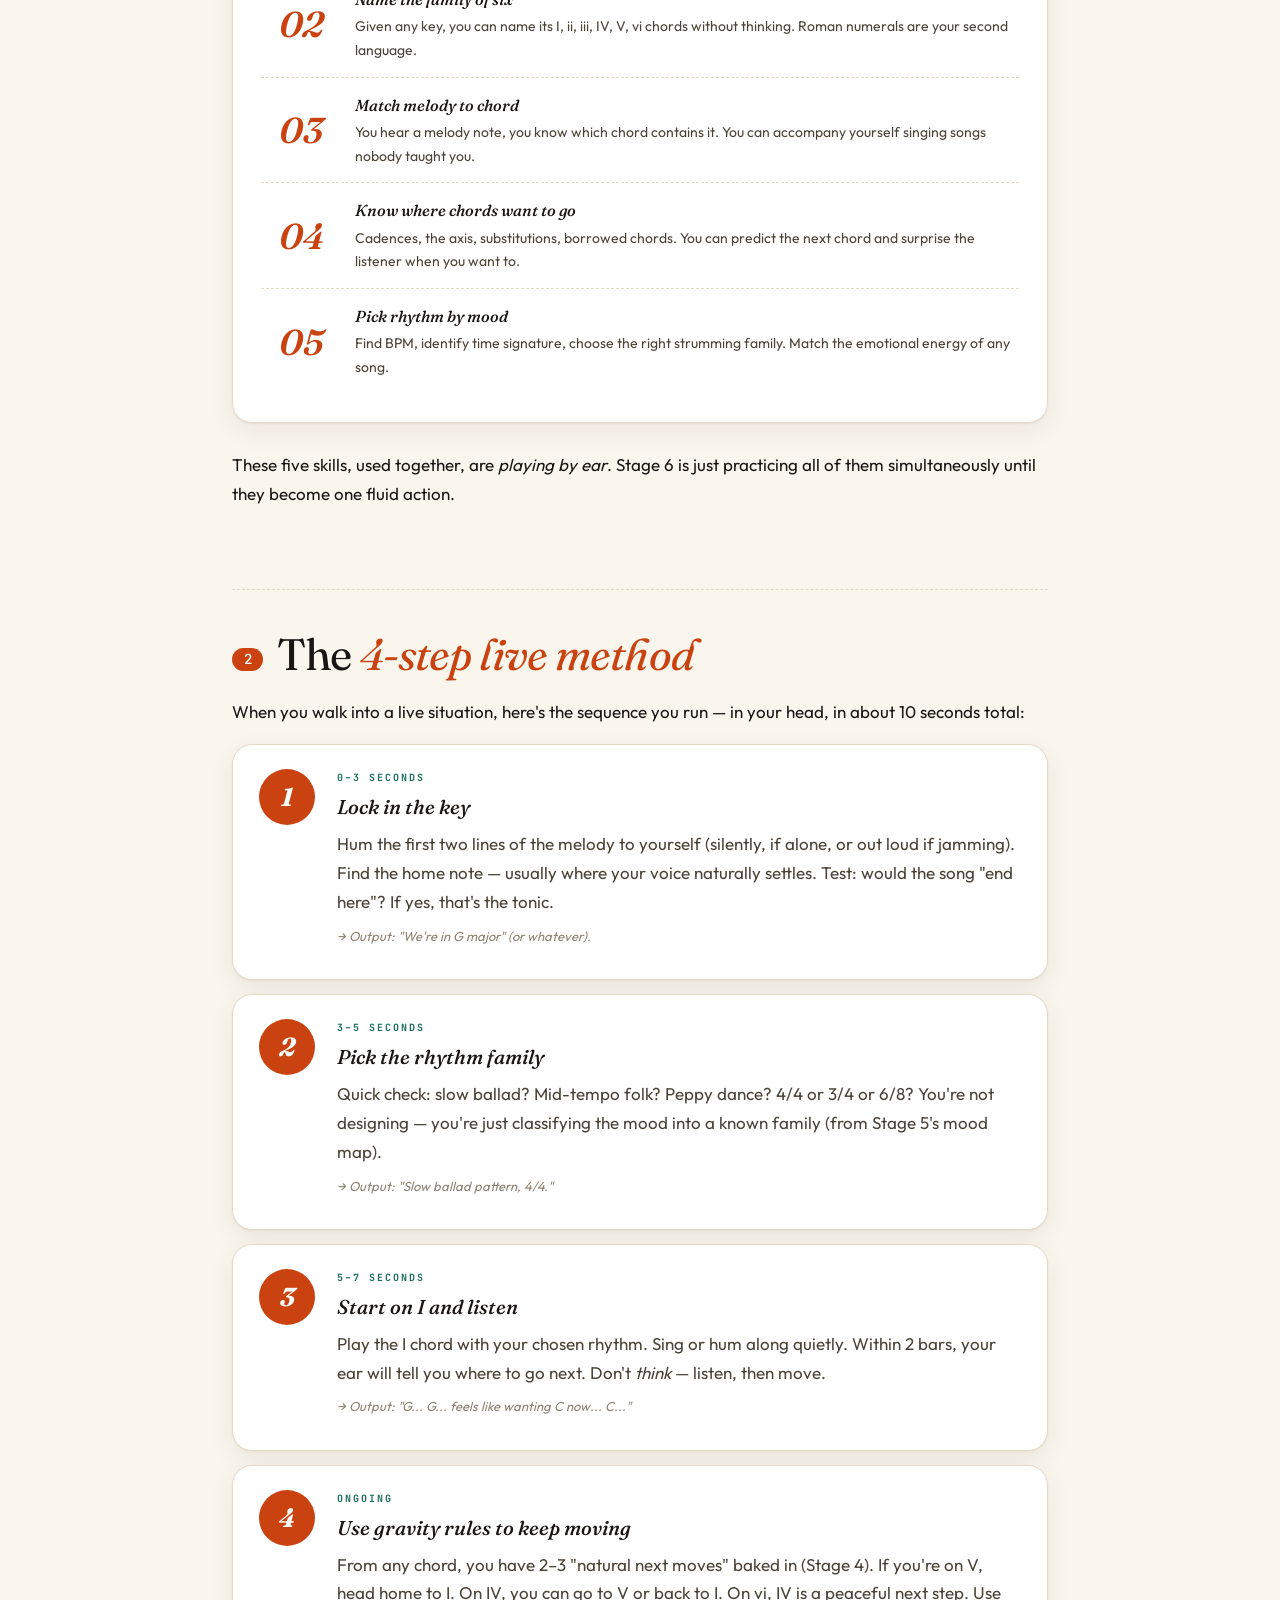
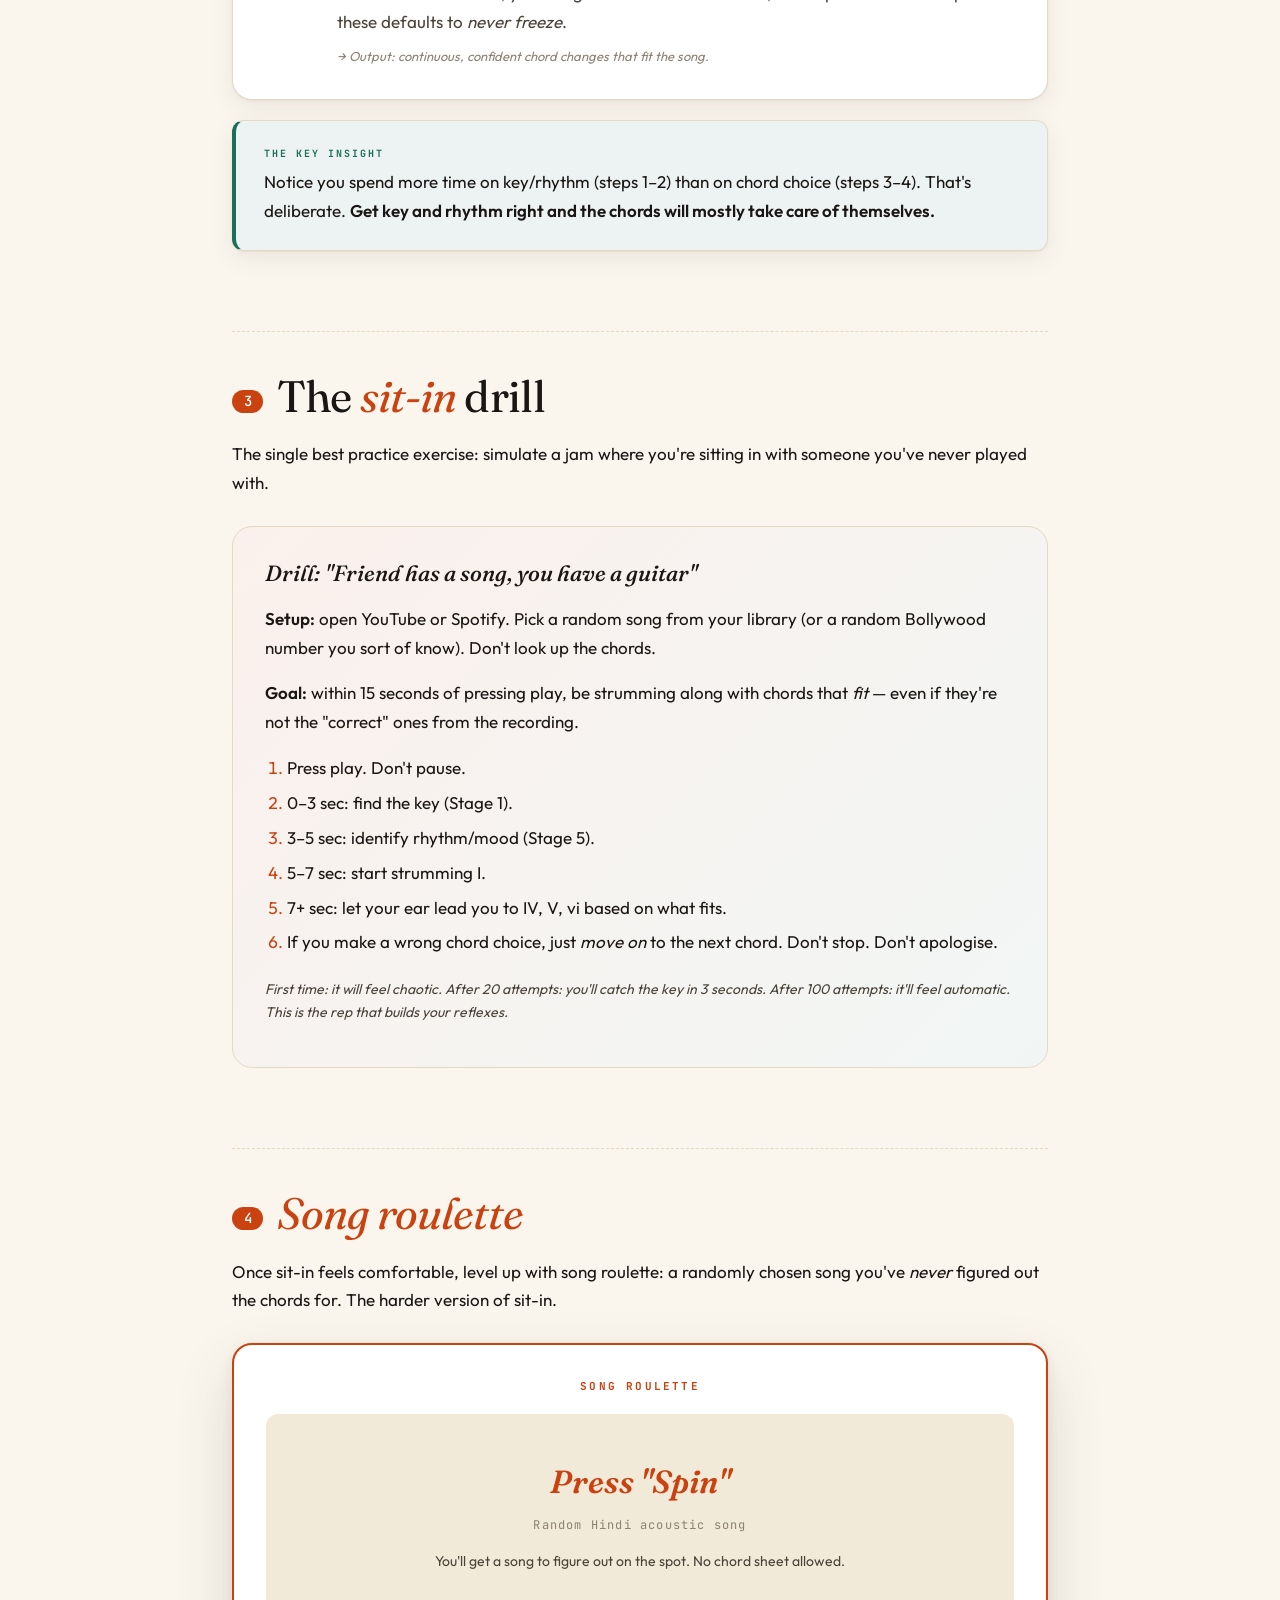
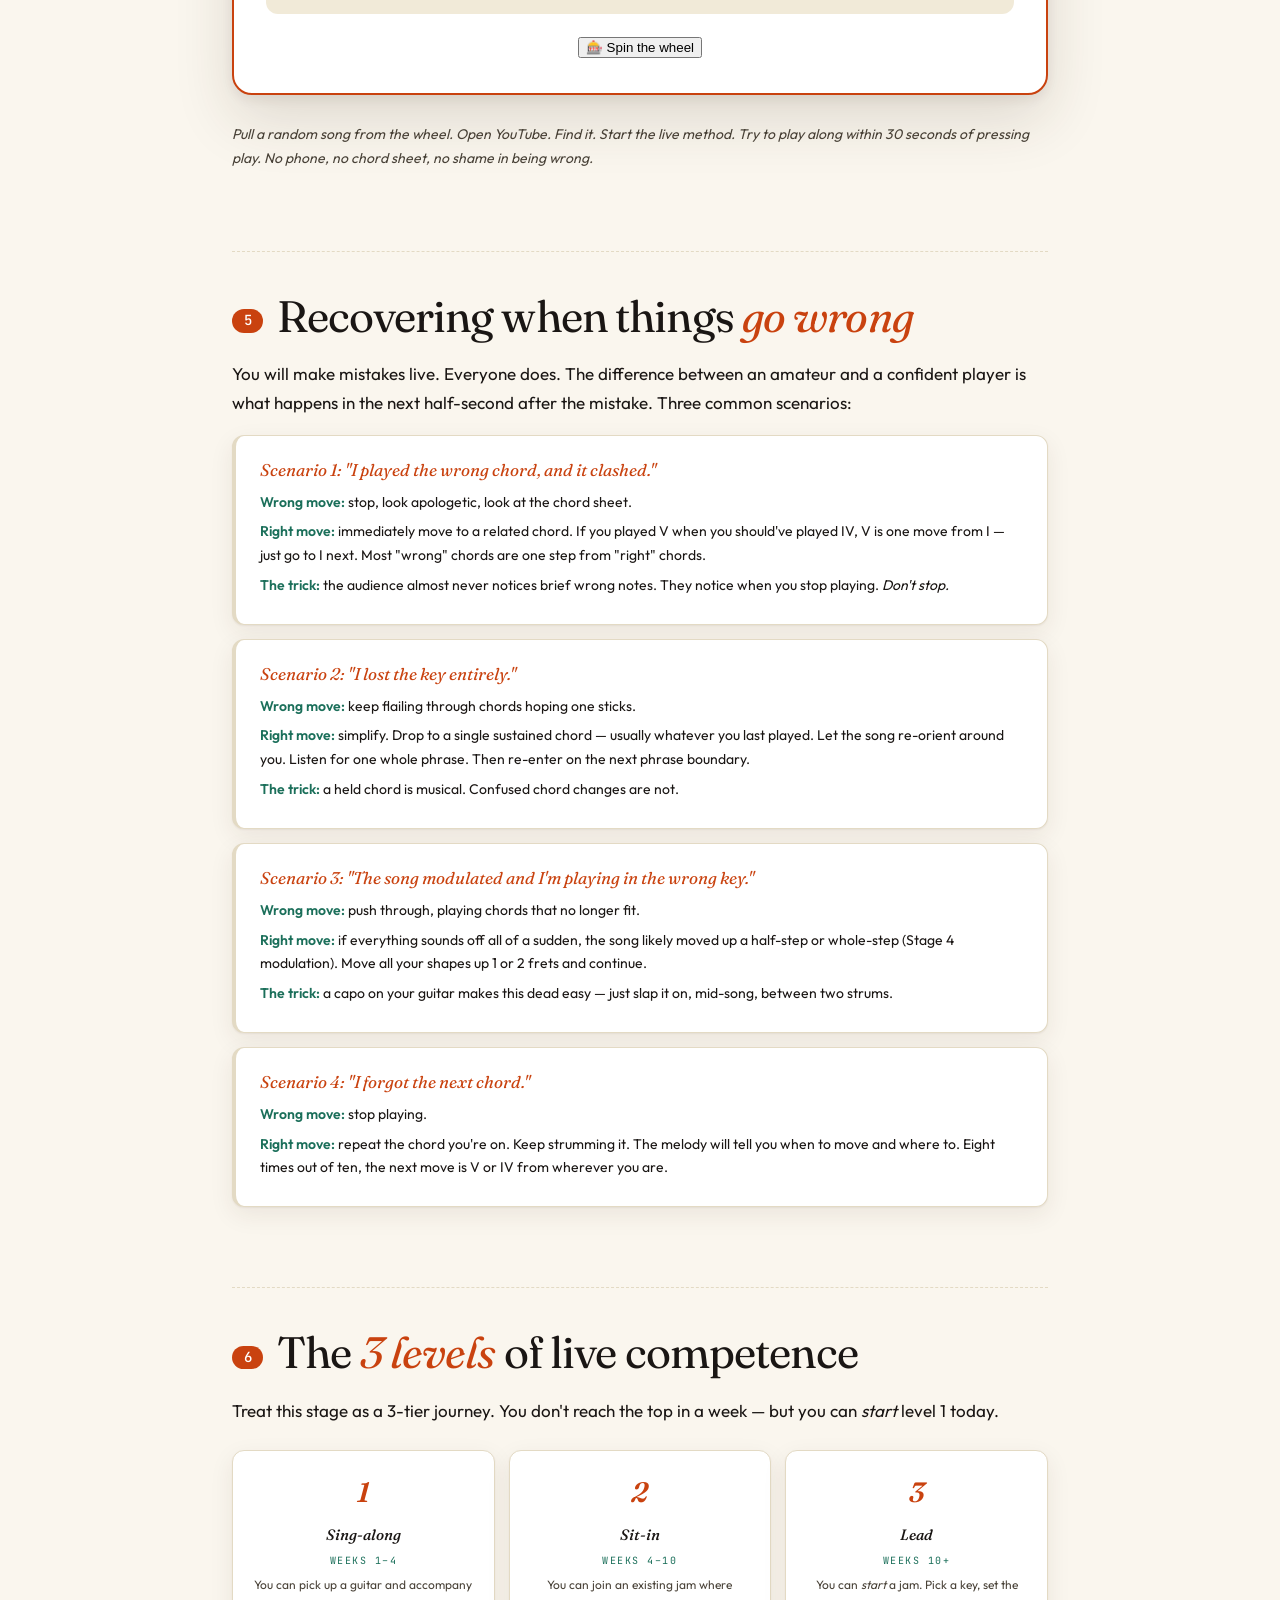
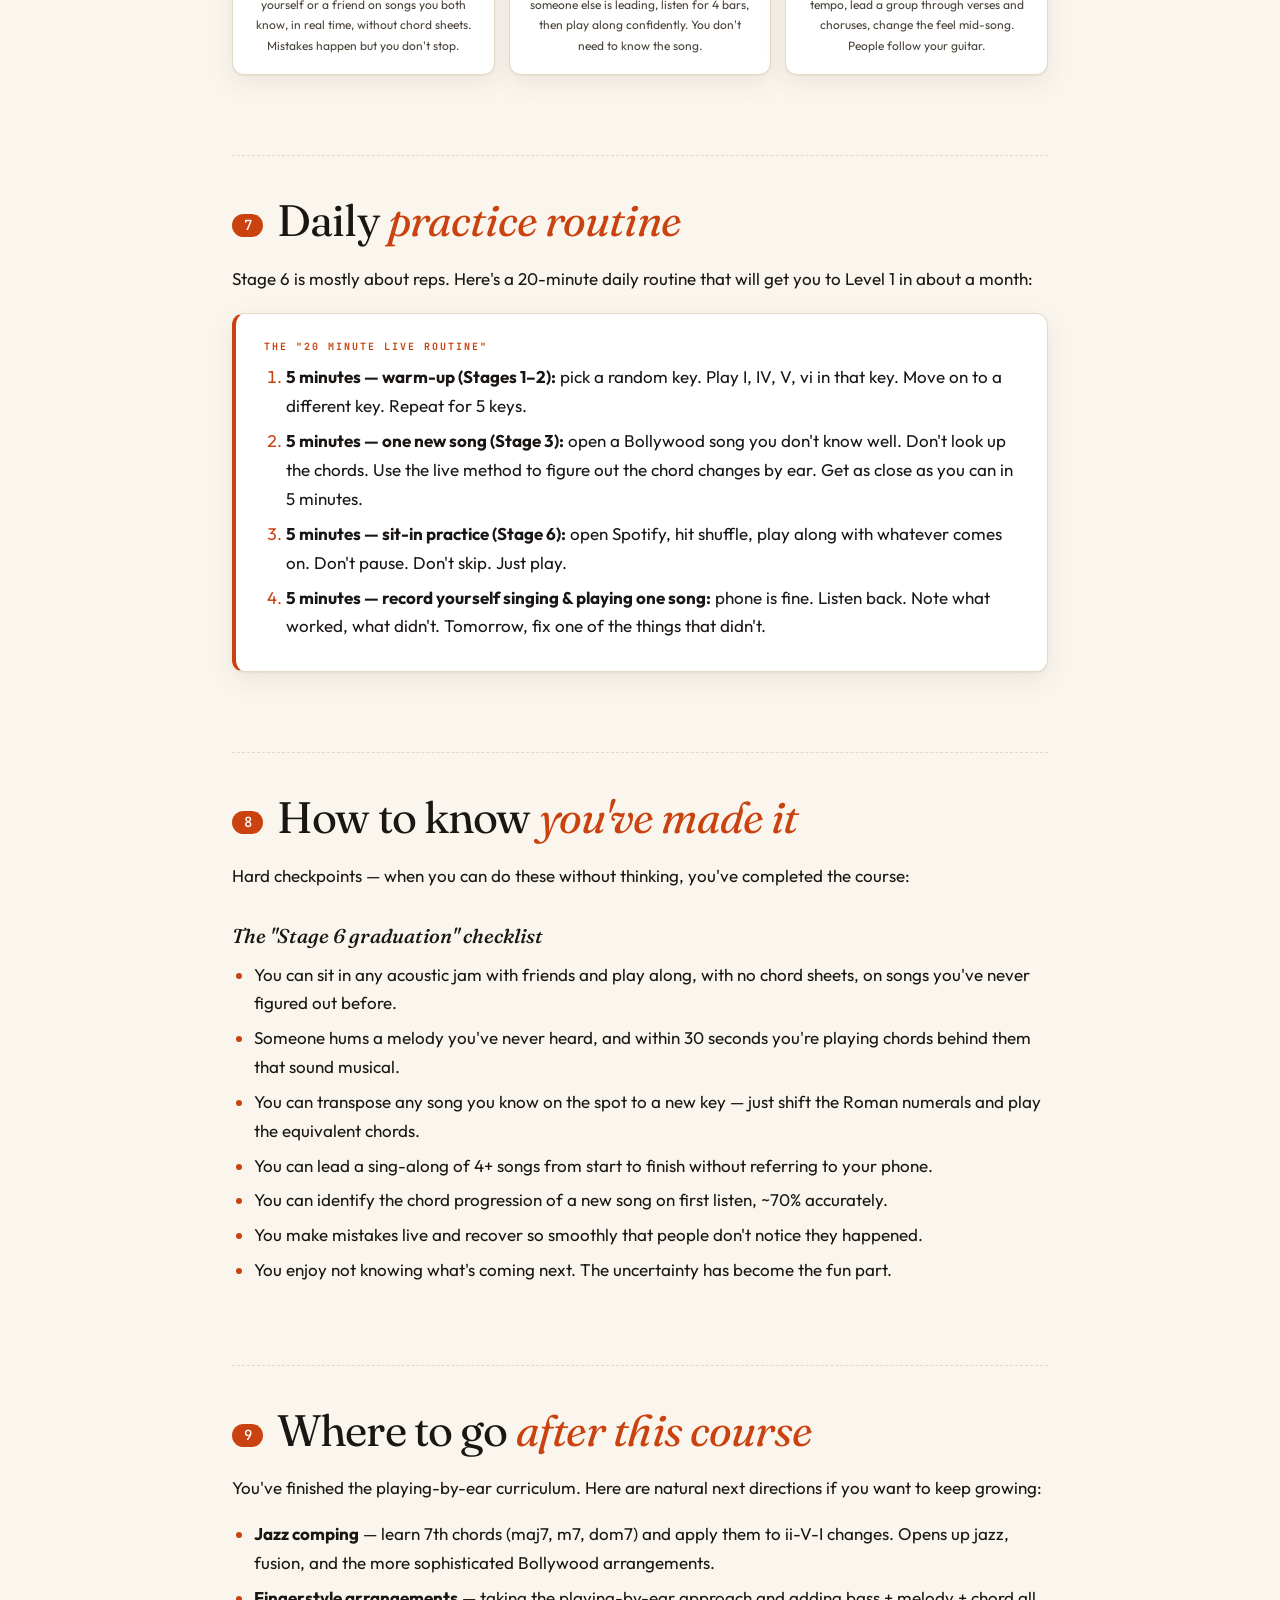
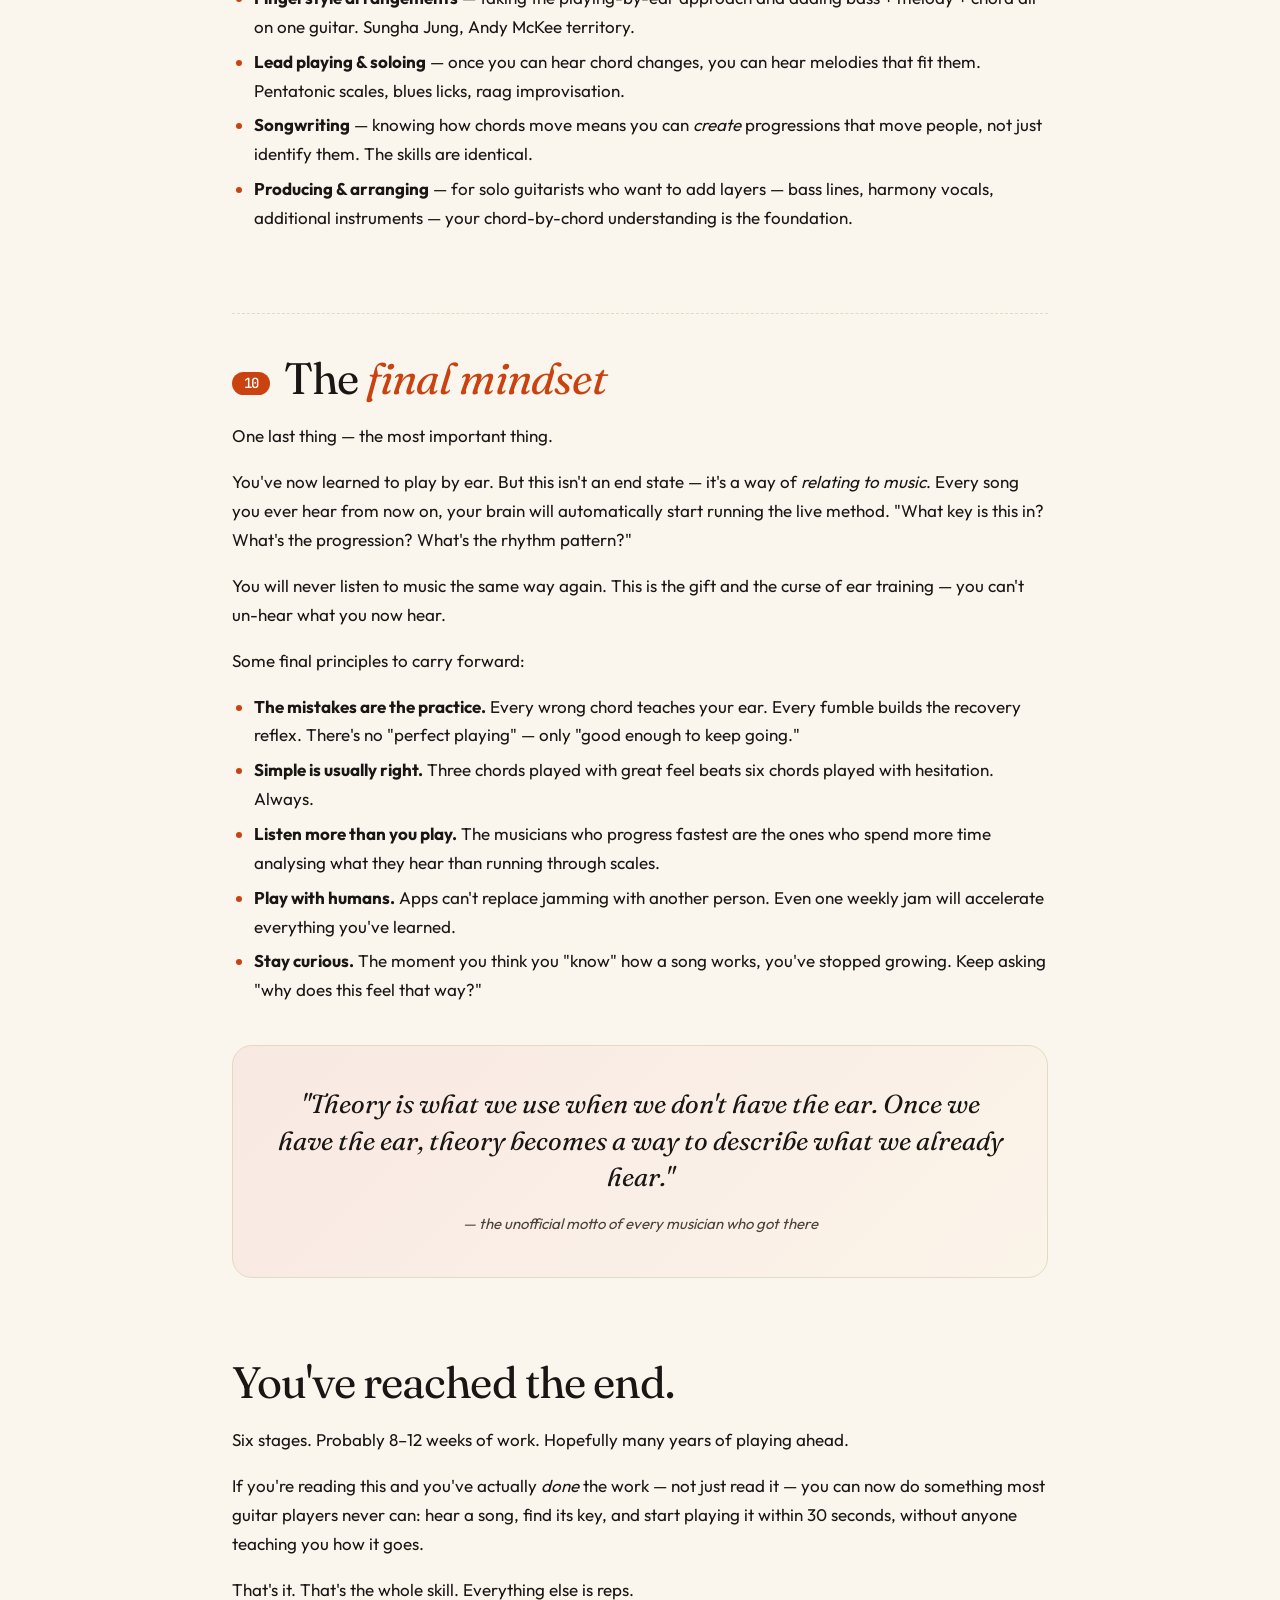
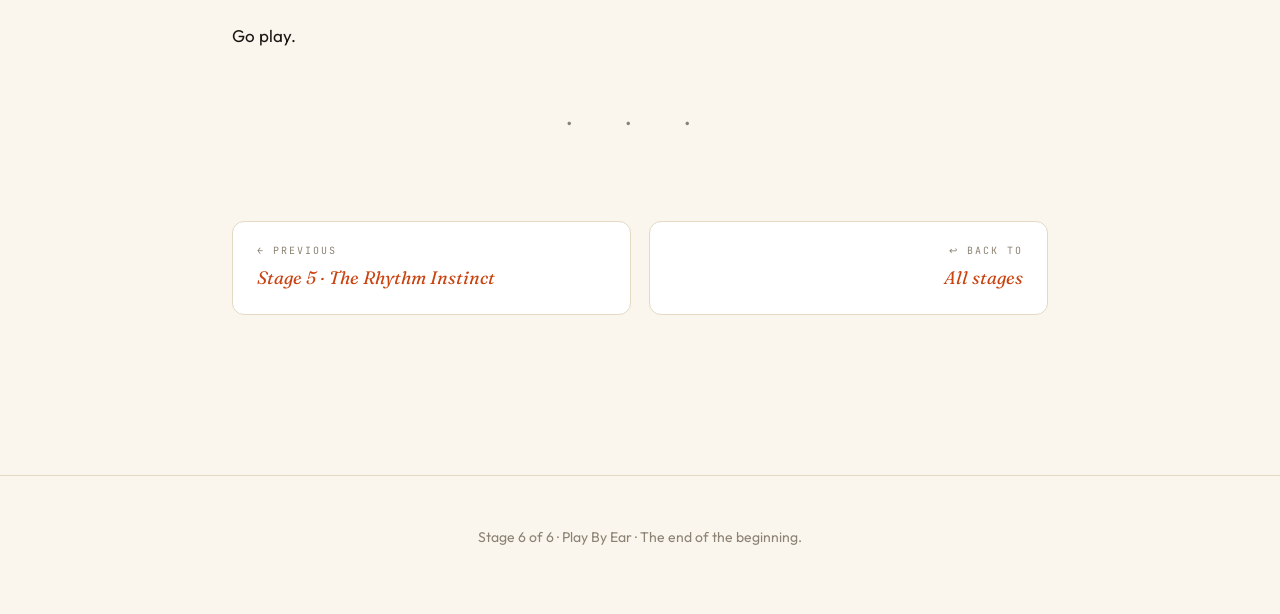
<file: advance_course/stage-6.html>
<!DOCTYPE html>
<html lang="en" data-theme="light">
<head>
<meta charset="UTF-8" />
<meta name="viewport" content="width=device-width, initial-scale=1.0" />
<title>Stage 6 · Playing on the Spot — Play By Ear</title>
<link rel="preconnect" href="https://fonts.googleapis.com" />
<link rel="preconnect" href="https://fonts.gstatic.com" crossorigin />
<link href="https://fonts.googleapis.com/css2?family=Fraunces:ital,wght@0,300..900;1,300..900&family=Outfit:wght@300..800&family=JetBrains+Mono:wght@400..700&display=swap" rel="stylesheet" />
<link rel="stylesheet" href="shared.css" />
<style>
  .method-step {
    display: flex; gap: 22px;
    padding: 24px 26px;
    margin: 14px 0;
    background: var(--bg-elev);
    border-radius: var(--radius-lg);
    border: 1px solid var(--line);
    box-shadow: var(--shadow);
    align-items: flex-start;
  }
  .method-step .step-circle {
    width: 56px; height: 56px;
    border-radius: 50%;
    background: var(--accent);
    color: white;
    display: flex; align-items: center; justify-content: center;
    font-family: var(--display); font-style: italic; font-weight: 700;
    font-size: 26px; line-height: 1;
    flex-shrink: 0;
  }
  .method-step .step-body { flex: 1; }
  .method-step h4 {
    margin: 0 0 6px;
    font-family: var(--display); font-style: italic;
    font-size: 20px; font-weight: 500;
    color: var(--ink);
  }
  .method-step .time-tag {
    font-family: var(--mono); font-size: 10px; letter-spacing: .2em; text-transform: uppercase;
    color: var(--accent-3); font-weight: 700; margin-bottom: 4px;
  }
  .method-step p { margin: 0 0 8px; color: var(--ink-soft); }

  .roulette-wheel {
    background: var(--bg-elev);
    border: 2px solid var(--accent);
    border-radius: var(--radius-lg);
    padding: 32px;
    margin: 28px 0;
    text-align: center;
    box-shadow: var(--shadow-lg);
  }
  .roulette-wheel .label {
    font-family: var(--mono); font-size: 11px; letter-spacing: .2em; text-transform: uppercase;
    color: var(--accent); font-weight: 700;
    margin-bottom: 12px;
  }
  .roulette-display {
    min-height: 200px;
    background: var(--bg-muted);
    border-radius: var(--radius);
    padding: 24px;
    margin: 18px 0;
    display: flex; flex-direction: column; justify-content: center;
    transition: all .3s ease;
  }
  .roulette-display.spinning {
    background: var(--accent);
    color: white;
  }
  .roulette-display .song-title {
    font-family: var(--display); font-style: italic; font-weight: 600;
    font-size: 32px; color: var(--accent);
    margin-bottom: 6px;
  }
  .roulette-display.spinning .song-title { color: white; }
  .roulette-display .song-meta {
    font-family: var(--mono); font-size: 12px; letter-spacing: .1em;
    color: var(--ink-mute); margin-bottom: 14px;
  }
  .roulette-display.spinning .song-meta { color: rgba(255,255,255,.8); }
  .roulette-display .song-hint {
    color: var(--ink-soft); font-size: 14px;
  }
  .roulette-display.spinning .song-hint { color: white; }

  .recovery-card {
    background: var(--bg-elev);
    border-left: 4px solid var(--accent-3);
    border: 1px solid var(--line);
    border-left-width: 4px;
    border-radius: var(--radius);
    padding: 20px 24px;
    margin: 14px 0;
    box-shadow: var(--shadow);
  }
  .recovery-card .scenario {
    font-family: var(--display); font-style: italic;
    font-size: 17px; color: var(--accent);
    margin: 0 0 6px;
  }
  .recovery-card .move {
    font-size: 14px; color: var(--ink);
    margin: 6px 0;
  }
  .recovery-card .move strong { color: var(--accent-3); }

  .jam-scenario {
    background: linear-gradient(135deg,
      color-mix(in srgb, var(--accent) 8%, var(--bg-elev)),
      color-mix(in srgb, var(--accent-3) 6%, var(--bg-elev)));
    border: 1px solid var(--line);
    border-radius: var(--radius-lg);
    padding: 28px 32px;
    margin: 28px 0;
  }
  .jam-scenario h4 {
    margin: 0 0 12px;
    font-family: var(--display); font-style: italic; font-weight: 500;
    font-size: 22px;
  }

  .skills-tree {
    background: var(--bg-elev);
    border: 1px solid var(--line);
    border-radius: var(--radius-lg);
    padding: 28px;
    margin: 28px 0;
    box-shadow: var(--shadow);
  }
  .skill-branch {
    display: grid;
    grid-template-columns: 80px 1fr;
    gap: 14px;
    padding: 14px 0;
    border-bottom: 1px dashed var(--line);
    align-items: center;
  }
  .skill-branch:last-child { border-bottom: 0; }
  .skill-branch .stage-num {
    font-family: var(--display); font-style: italic; font-weight: 600;
    font-size: 36px; color: var(--accent);
    text-align: center; line-height: 1;
  }
  .skill-branch .skill-text strong {
    font-family: var(--display); font-style: italic; font-weight: 500;
    font-size: 16px; color: var(--ink); display: block; margin-bottom: 2px;
  }
  .skill-branch .skill-text {
    color: var(--ink-soft); font-size: 14px;
  }

  .belt-progression {
    display: grid;
    grid-template-columns: repeat(auto-fit, minmax(180px, 1fr));
    gap: 14px;
    margin: 24px 0;
  }
  .belt-card {
    background: var(--bg-elev);
    border: 1px solid var(--line);
    border-radius: var(--radius);
    padding: 18px 20px;
    box-shadow: var(--shadow);
    text-align: center;
  }
  .belt-card .belt-icon {
    font-family: var(--display); font-style: italic; font-weight: 600;
    font-size: 28px; color: var(--accent);
    margin-bottom: 6px;
  }
  .belt-card .belt-name {
    font-family: var(--display); font-style: italic;
    font-size: 15px; font-weight: 500;
    margin-bottom: 4px;
  }
  .belt-card .belt-time {
    font-family: var(--mono); font-size: 10px; letter-spacing: .15em; text-transform: uppercase;
    color: var(--accent-3); margin-bottom: 6px;
  }
  .belt-card .belt-desc {
    font-size: 12px; color: var(--ink-soft);
  }

  .final-words {
    background: linear-gradient(135deg,
      color-mix(in srgb, var(--accent) 12%, var(--bg-elev)),
      color-mix(in srgb, var(--accent-2) 10%, var(--bg-elev)));
    border: 1px solid var(--line);
    border-radius: var(--radius-lg);
    padding: 40px;
    margin: 40px 0;
    text-align: center;
  }
  .final-words .quote {
    font-family: var(--display); font-style: italic; font-weight: 400;
    font-size: 26px; line-height: 1.4;
    color: var(--ink);
    margin: 0 0 16px;
  }
</style>
<link rel="stylesheet" href="../assets/site-shell.css" />
</head>
<body>

<header class="topbar site-header">
  <a class="brand site-brand" href="advance_course.html"><em style="font-style:italic">Play</em> <span>By Ear</span></a>
  <button class="nav-toggle" type="button" aria-label="Open navigation" aria-expanded="false" aria-controls="site-menu">
    <span></span><span></span><span></span>
  </button>
  <div class="site-menu" id="site-menu">
    <nav class="site-nav" aria-label="Primary navigation">
      <a href="../index.html">Home</a>
      <a href="advance_course.html">All Stages</a>
      <a href="stage-5.html">Stage 5</a>
      <a class="current" href="stage-6.html">Stage 6</a>
      <a href="../songbooks/arijit_singh_songbook.html">Arijit Songbook</a>
      <a href="../songbooks/kishore_kumar_songbook.html">Kishore Songbook</a>
    </nav>
    <div class="site-actions">
      <button class="theme-toggle" onclick="toggleTheme()" aria-label="Toggle theme">
        <svg class="icon" viewBox="0 0 24 24" fill="none" stroke="currentColor" stroke-width="2">
          <circle cx="12" cy="12" r="4"/>
          <path d="M12 2v2M12 20v2M4.93 4.93l1.41 1.41M17.66 17.66l1.41 1.41M2 12h2M20 12h2M4.93 19.07l1.41-1.41M17.66 6.34l1.41-1.41"/>
        </svg>
        <span id="theme-label">Dark</span>
      </button>
    </div>
  </div>
</header>

<header class="hero">
  <div class="stage-pill">Stage 06 · Live play · The finale</div>
  <h1>Playing on the <em>spot</em>.</h1>
  <p class="lede">This is where everything you've learned becomes one skill — <em>played live, in real time, with people watching</em>. Sit-in drills, song roulette, the live method, and how to recover when things go wrong. After Stage 6, you don't play <em>from</em> chord sheets. You play <em>without</em> them.</p>
</header>

<div class="wrap">

<h2><span class="num">0</span>What changes in Stage 6</h2>

<p>For five stages we've trained one skill at a time. Stage 6 is different — there's almost no new theory. The whole point is <strong>synthesis</strong>: doing all five skills <em>simultaneously</em>, under the pressure of a live moment, without freezing.</p>

<p>Imagine: someone hands you a guitar. They say "play something I can sing along to." You have 5 seconds to decide:</p>

<ul>
  <li>What key?</li>
  <li>What progression?</li>
  <li>What rhythm pattern?</li>
  <li>What dynamics?</li>
  <li>And — go.</li>
</ul>

<p>If even one of these decisions takes more than a beat, the moment dies. Stage 6 is about making all five decisions instant, automatic, and good <em>enough</em> — not perfect.</p>

<blockquote>
"The audience doesn't notice if your chord was the 'best' one. They notice if you played confidently and the music kept moving."
</blockquote>

<h2><span class="num">1</span>The skill <em>tree</em> you've built</h2>

<p>Before we put it all together, let's name what's now in your toolkit:</p>

<div class="skills-tree">
  <div class="skill-branch">
    <div class="stage-num">01</div>
    <div class="skill-text">
      <strong>Find the key in 5 seconds</strong>
      Hum the chorus, find the home note, pick major or minor. You can do this with any song you can sing.
    </div>
  </div>
  <div class="skill-branch">
    <div class="stage-num">02</div>
    <div class="skill-text">
      <strong>Name the family of six</strong>
      Given any key, you can name its I, ii, iii, IV, V, vi chords without thinking. Roman numerals are your second language.
    </div>
  </div>
  <div class="skill-branch">
    <div class="stage-num">03</div>
    <div class="skill-text">
      <strong>Match melody to chord</strong>
      You hear a melody note, you know which chord contains it. You can accompany yourself singing songs nobody taught you.
    </div>
  </div>
  <div class="skill-branch">
    <div class="stage-num">04</div>
    <div class="skill-text">
      <strong>Know where chords want to go</strong>
      Cadences, the axis, substitutions, borrowed chords. You can predict the next chord and surprise the listener when you want to.
    </div>
  </div>
  <div class="skill-branch">
    <div class="stage-num">05</div>
    <div class="skill-text">
      <strong>Pick rhythm by mood</strong>
      Find BPM, identify time signature, choose the right strumming family. Match the emotional energy of any song.
    </div>
  </div>
</div>

<p>These five skills, used together, are <em>playing by ear</em>. Stage 6 is just practicing all of them simultaneously until they become one fluid action.</p>

<h2><span class="num">2</span>The <em>4-step live method</em></h2>

<p>When you walk into a live situation, here's the sequence you run — in your head, in about 10 seconds total:</p>

<div class="method-step">
  <div class="step-circle">1</div>
  <div class="step-body">
    <div class="time-tag">0–3 seconds</div>
    <h4>Lock in the key</h4>
    <p>Hum the first two lines of the melody to yourself (silently, if alone, or out loud if jamming). Find the home note — usually where your voice naturally settles. Test: would the song "end here"? If yes, that's the tonic.</p>
    <p style="font-size:13px; font-style:italic; color:var(--ink-mute)">→ Output: "We're in G major" (or whatever).</p>
  </div>
</div>

<div class="method-step">
  <div class="step-circle">2</div>
  <div class="step-body">
    <div class="time-tag">3–5 seconds</div>
    <h4>Pick the rhythm family</h4>
    <p>Quick check: slow ballad? Mid-tempo folk? Peppy dance? 4/4 or 3/4 or 6/8? You're not designing — you're just classifying the mood into a known family (from Stage 5's mood map).</p>
    <p style="font-size:13px; font-style:italic; color:var(--ink-mute)">→ Output: "Slow ballad pattern, 4/4."</p>
  </div>
</div>

<div class="method-step">
  <div class="step-circle">3</div>
  <div class="step-body">
    <div class="time-tag">5–7 seconds</div>
    <h4>Start on I and listen</h4>
    <p>Play the I chord with your chosen rhythm. Sing or hum along quietly. Within 2 bars, your ear will tell you where to go next. Don't <em>think</em> — listen, then move.</p>
    <p style="font-size:13px; font-style:italic; color:var(--ink-mute)">→ Output: "G... G... feels like wanting C now... C..."</p>
  </div>
</div>

<div class="method-step">
  <div class="step-circle">4</div>
  <div class="step-body">
    <div class="time-tag">Ongoing</div>
    <h4>Use gravity rules to keep moving</h4>
    <p>From any chord, you have 2–3 "natural next moves" baked in (Stage 4). If you're on V, head home to I. On IV, you can go to V or back to I. On vi, IV is a peaceful next step. Use these defaults to <em>never freeze</em>.</p>
    <p style="font-size:13px; font-style:italic; color:var(--ink-mute)">→ Output: continuous, confident chord changes that fit the song.</p>
  </div>
</div>

<div class="card teal">
  <div class="card-label">The key insight</div>
  <p style="margin:0">Notice you spend more time on key/rhythm (steps 1–2) than on chord choice (steps 3–4). That's deliberate. <strong>Get key and rhythm right and the chords will mostly take care of themselves.</strong></p>
</div>

<h2><span class="num">3</span>The <em>sit-in</em> drill</h2>

<p>The single best practice exercise: simulate a jam where you're sitting in with someone you've never played with.</p>

<div class="jam-scenario">
  <h4>Drill: "Friend has a song, you have a guitar"</h4>
  <p><strong>Setup:</strong> open YouTube or Spotify. Pick a random song from your library (or a random Bollywood number you sort of know). Don't look up the chords.</p>
  <p><strong>Goal:</strong> within 15 seconds of pressing play, be strumming along with chords that <em>fit</em> — even if they're not the "correct" ones from the recording.</p>
  <ol>
    <li>Press play. Don't pause.</li>
    <li>0–3 sec: find the key (Stage 1).</li>
    <li>3–5 sec: identify rhythm/mood (Stage 5).</li>
    <li>5–7 sec: start strumming I.</li>
    <li>7+ sec: let your ear lead you to IV, V, vi based on what fits.</li>
    <li>If you make a wrong chord choice, just <em>move on</em> to the next chord. Don't stop. Don't apologise.</li>
  </ol>
  <p style="margin-top:14px; font-style:italic; color:var(--ink-soft); font-size:14px">
    First time: it will feel chaotic. After 20 attempts: you'll catch the key in 3 seconds. After 100 attempts: it'll feel automatic. This is the rep that builds your reflexes.
  </p>
</div>

<h2><span class="num">4</span><em>Song roulette</em></h2>

<p>Once sit-in feels comfortable, level up with song roulette: a randomly chosen song you've <em>never</em> figured out the chords for. The harder version of sit-in.</p>

<div class="roulette-wheel">
  <div class="label">Song Roulette</div>
  <div class="roulette-display" id="roulette-display">
    <div class="song-title">Press "Spin"</div>
    <div class="song-meta">Random Hindi acoustic song</div>
    <div class="song-hint">You'll get a song to figure out on the spot. No chord sheet allowed.</div>
  </div>
  <button class="play-btn" id="roulette-spin">🎰 Spin the wheel</button>
</div>

<p style="font-size:14px; color:var(--ink-soft); font-style:italic">Pull a random song from the wheel. Open YouTube. Find it. Start the live method. Try to play along within 30 seconds of pressing play. No phone, no chord sheet, no shame in being wrong.</p>

<h2><span class="num">5</span>Recovering when things <em>go wrong</em></h2>

<p>You will make mistakes live. Everyone does. The difference between an amateur and a confident player is what happens in the next half-second after the mistake. Three common scenarios:</p>

<div class="recovery-card">
  <div class="scenario">Scenario 1: "I played the wrong chord, and it clashed."</div>
  <p class="move"><strong>Wrong move:</strong> stop, look apologetic, look at the chord sheet.</p>
  <p class="move"><strong>Right move:</strong> immediately move to a related chord. If you played V when you should've played IV, V is one move from I — just go to I next. Most "wrong" chords are one step from "right" chords.</p>
  <p class="move"><strong>The trick:</strong> the audience almost never notices brief wrong notes. They notice when you stop playing. <em>Don't stop.</em></p>
</div>

<div class="recovery-card">
  <div class="scenario">Scenario 2: "I lost the key entirely."</div>
  <p class="move"><strong>Wrong move:</strong> keep flailing through chords hoping one sticks.</p>
  <p class="move"><strong>Right move:</strong> simplify. Drop to a single sustained chord — usually whatever you last played. Let the song re-orient around you. Listen for one whole phrase. Then re-enter on the next phrase boundary.</p>
  <p class="move"><strong>The trick:</strong> a held chord is musical. Confused chord changes are not.</p>
</div>

<div class="recovery-card">
  <div class="scenario">Scenario 3: "The song modulated and I'm playing in the wrong key."</div>
  <p class="move"><strong>Wrong move:</strong> push through, playing chords that no longer fit.</p>
  <p class="move"><strong>Right move:</strong> if everything sounds off all of a sudden, the song likely moved up a half-step or whole-step (Stage 4 modulation). Move all your shapes up 1 or 2 frets and continue.</p>
  <p class="move"><strong>The trick:</strong> a capo on your guitar makes this dead easy — just slap it on, mid-song, between two strums.</p>
</div>

<div class="recovery-card">
  <div class="scenario">Scenario 4: "I forgot the next chord."</div>
  <p class="move"><strong>Wrong move:</strong> stop playing.</p>
  <p class="move"><strong>Right move:</strong> repeat the chord you're on. Keep strumming it. The melody will tell you when to move and where to. Eight times out of ten, the next move is V or IV from wherever you are.</p>
</div>

<h2><span class="num">6</span>The <em>3 levels</em> of live competence</h2>

<p>Treat this stage as a 3-tier journey. You don't reach the top in a week — but you can <em>start</em> level 1 today.</p>

<div class="belt-progression">
  <div class="belt-card">
    <div class="belt-icon">1</div>
    <div class="belt-name">Sing-along</div>
    <div class="belt-time">Weeks 1–4</div>
    <div class="belt-desc">You can pick up a guitar and accompany yourself or a friend on songs you both know, in real time, without chord sheets. Mistakes happen but you don't stop.</div>
  </div>
  <div class="belt-card">
    <div class="belt-icon">2</div>
    <div class="belt-name">Sit-in</div>
    <div class="belt-time">Weeks 4–10</div>
    <div class="belt-desc">You can join an existing jam where someone else is leading, listen for 4 bars, then play along confidently. You don't need to know the song.</div>
  </div>
  <div class="belt-card">
    <div class="belt-icon">3</div>
    <div class="belt-name">Lead</div>
    <div class="belt-time">Weeks 10+</div>
    <div class="belt-desc">You can <em>start</em> a jam. Pick a key, set the tempo, lead a group through verses and choruses, change the feel mid-song. People follow your guitar.</div>
  </div>
</div>

<h2><span class="num">7</span>Daily <em>practice routine</em></h2>

<p>Stage 6 is mostly about reps. Here's a 20-minute daily routine that will get you to Level 1 in about a month:</p>

<div class="card accent">
  <div class="card-label">The "20 minute live routine"</div>
  <ol style="margin:8px 0 0">
    <li><strong>5 minutes — warm-up (Stages 1–2):</strong> pick a random key. Play I, IV, V, vi in that key. Move on to a different key. Repeat for 5 keys.</li>
    <li><strong>5 minutes — one new song (Stage 3):</strong> open a Bollywood song you don't know well. Don't look up the chords. Use the live method to figure out the chord changes by ear. Get as close as you can in 5 minutes.</li>
    <li><strong>5 minutes — sit-in practice (Stage 6):</strong> open Spotify, hit shuffle, play along with whatever comes on. Don't pause. Don't skip. Just play.</li>
    <li><strong>5 minutes — record yourself singing & playing one song:</strong> phone is fine. Listen back. Note what worked, what didn't. Tomorrow, fix one of the things that didn't.</li>
  </ol>
</div>

<h2><span class="num">8</span>How to know <em>you've made it</em></h2>

<p>Hard checkpoints — when you can do these without thinking, you've completed the course:</p>

<div class="checklist">
  <h4>The "Stage 6 graduation" checklist</h4>
  <ul>
    <li>You can sit in any acoustic jam with friends and play along, with no chord sheets, on songs you've never figured out before.</li>
    <li>Someone hums a melody you've never heard, and within 30 seconds you're playing chords behind them that sound musical.</li>
    <li>You can transpose any song you know on the spot to a new key — just shift the Roman numerals and play the equivalent chords.</li>
    <li>You can lead a sing-along of 4+ songs from start to finish without referring to your phone.</li>
    <li>You can identify the chord progression of a new song on first listen, ~70% accurately.</li>
    <li>You make mistakes live and recover so smoothly that people don't notice they happened.</li>
    <li>You enjoy not knowing what's coming next. The uncertainty has become the fun part.</li>
  </ul>
</div>

<h2><span class="num">9</span>Where to go <em>after this course</em></h2>

<p>You've finished the playing-by-ear curriculum. Here are natural next directions if you want to keep growing:</p>

<ul>
  <li><strong>Jazz comping</strong> — learn 7th chords (maj7, m7, dom7) and apply them to ii-V-I changes. Opens up jazz, fusion, and the more sophisticated Bollywood arrangements.</li>
  <li><strong>Fingerstyle arrangements</strong> — taking the playing-by-ear approach and adding bass + melody + chord all on one guitar. Sungha Jung, Andy McKee territory.</li>
  <li><strong>Lead playing & soloing</strong> — once you can hear chord changes, you can hear melodies that fit them. Pentatonic scales, blues licks, raag improvisation.</li>
  <li><strong>Songwriting</strong> — knowing how chords move means you can <em>create</em> progressions that move people, not just identify them. The skills are identical.</li>
  <li><strong>Producing & arranging</strong> — for solo guitarists who want to add layers — bass lines, harmony vocals, additional instruments — your chord-by-chord understanding is the foundation.</li>
</ul>

<h2><span class="num">10</span>The <em>final mindset</em></h2>

<p>One last thing — the most important thing.</p>

<p>You've now learned to play by ear. But this isn't an end state — it's a way of <em>relating to music</em>. Every song you ever hear from now on, your brain will automatically start running the live method. "What key is this in? What's the progression? What's the rhythm pattern?"</p>

<p>You will never listen to music the same way again. This is the gift and the curse of ear training — you can't un-hear what you now hear.</p>

<p>Some final principles to carry forward:</p>

<ul>
  <li><strong>The mistakes are the practice.</strong> Every wrong chord teaches your ear. Every fumble builds the recovery reflex. There's no "perfect playing" — only "good enough to keep going."</li>
  <li><strong>Simple is usually right.</strong> Three chords played with great feel beats six chords played with hesitation. Always.</li>
  <li><strong>Listen more than you play.</strong> The musicians who progress fastest are the ones who spend more time analysing what they hear than running through scales.</li>
  <li><strong>Play with humans.</strong> Apps can't replace jamming with another person. Even one weekly jam will accelerate everything you've learned.</li>
  <li><strong>Stay curious.</strong> The moment you think you "know" how a song works, you've stopped growing. Keep asking "why does this feel that way?"</li>
</ul>

<div class="final-words">
  <p class="quote">
    "Theory is what we use when we don't have the ear. Once we have the ear, theory becomes a way to describe what we already hear."
  </p>
  <p style="color: var(--ink-soft); font-size: 15px; margin: 0; font-style: italic;">
    — the unofficial motto of every musician who got there
  </p>
</div>

<h2 style="border:none; margin-top: 40px;">You've reached the end.</h2>

<p>Six stages. Probably 8–12 weeks of work. Hopefully many years of playing ahead.</p>

<p>If you're reading this and you've actually <em>done</em> the work — not just read it — you can now do something most guitar players never can: hear a song, find its key, and start playing it within 30 seconds, without anyone teaching you how it goes.</p>

<p>That's it. That's the whole skill. Everything else is reps.</p>

<p>Go play.</p>

<div class="deco-divider">· · ·</div>

<div class="stage-nav">
  <a class="stage-nav-link" href="stage-5.html">
    <div class="dir">← Previous</div>
    <div class="title">Stage 5 · The Rhythm Instinct</div>
  </a>
  <a class="stage-nav-link next" href="advance_course.html">
    <div class="dir">↩ Back to</div>
    <div class="title">All stages</div>
  </a>
</div>

</div><!-- /wrap -->

<footer>
  <p>Stage 6 of 6 · Play By Ear · The end of the beginning.</p>
</footer>

<script>
// ============= Song roulette =============
const ROULETTE_SONGS = [
  { title: "Tum Hi Ho", artist: "Arijit Singh", hint: "Em key · slow ballad · 66 BPM" },
  { title: "Channa Mereya", artist: "Arijit Singh", hint: "G major · medium ballad · ~75 BPM" },
  { title: "Kal Ho Na Ho", artist: "Sonu Nigam", hint: "G major · folk feel · ~90 BPM" },
  { title: "Hawayein", artist: "Arijit Singh", hint: "D major (often capo'd) · peppy folk · ~120 BPM" },
  { title: "Kesariya", artist: "Arijit Singh", hint: "D major · medium · ~100 BPM" },
  { title: "Galliyan", artist: "Ankit Tiwari", hint: "Em · slow ballad · ~70 BPM" },
  { title: "Phir Le Aaya Dil", artist: "Arijit Singh", hint: "Am · slow ballad · ~62 BPM" },
  { title: "Raabta", artist: "Arijit Singh", hint: "G major · folk · ~100 BPM" },
  { title: "Tujhe Kitna Chahne Lage", artist: "Arijit Singh", hint: "G major · medium · ~90 BPM" },
  { title: "Sajni", artist: "Arijit Singh", hint: "G major · folk · ~100 BPM" },
  { title: "Mere Sapno Ki Rani", artist: "Kishore Kumar", hint: "Em · 2/4 train rhythm · ~165 BPM" },
  { title: "Roop Tera Mastana", artist: "Kishore Kumar", hint: "Em · medium · ~130 BPM" },
  { title: "Pal Pal Dil Ke Paas", artist: "Kishore Kumar", hint: "G major (capo 2) · slow ballad · ~90 BPM" },
  { title: "O Mere Dil Ke Chain", artist: "Kishore Kumar", hint: "G major (capo 2) · slow · ~95 BPM" },
  { title: "Chukar Mere Mann Ko", artist: "Kishore Kumar", hint: "G major · slow ballad · ~100 BPM" },
  { title: "Aap Ki Aankhon Mein Kuch", artist: "Kishore Kumar", hint: "G major · slow · ~95 BPM" },
  { title: "Kabira", artist: "Tochi Raina", hint: "Em · medium folk · ~95 BPM" },
  { title: "Iktara", artist: "Kavita Seth", hint: "G major · medium · ~85 BPM" },
  { title: "Phir Mohabbat", artist: "Arijit Singh", hint: "Em · medium ballad · ~90 BPM" },
  { title: "Hothon Se Chu Lo Tum", artist: "Jagjit Singh", hint: "G major · ghazal feel · 3/4 time · ~80 BPM" },
];

const display = document.getElementById('roulette-display');
const spinBtn = document.getElementById('roulette-spin');

spinBtn.addEventListener('click', () => {
  display.classList.add('spinning');
  let counter = 0;
  const maxFlash = 20;
  const flashInterval = setInterval(() => {
    const random = ROULETTE_SONGS[Math.floor(Math.random() * ROULETTE_SONGS.length)];
    display.innerHTML = `
      <div class="song-title">${random.title}</div>
      <div class="song-meta">${random.artist}</div>
      <div class="song-hint">${random.hint}</div>
    `;
    counter++;
    if (counter >= maxFlash) {
      clearInterval(flashInterval);
      display.classList.remove('spinning');
      const final = ROULETTE_SONGS[Math.floor(Math.random() * ROULETTE_SONGS.length)];
      display.innerHTML = `
        <div class="song-title">${final.title}</div>
        <div class="song-meta">${final.artist}</div>
        <div class="song-hint">🎯 ${final.hint}<br/>
        <small style="opacity:.7">Open YouTube. Find it. Start the live method. No chord sheets.</small></div>
      `;
    }
  }, 100);
});

// Fade-in
const observer = new IntersectionObserver((entries) => {
  entries.forEach(entry => {
    if (entry.isIntersecting) {
      entry.target.classList.add('visible');
      observer.unobserve(entry.target);
    }
  });
}, { threshold: 0.05, rootMargin: '0px 0px -30px 0px' });

document.querySelectorAll('.card, .method-step, .recovery-card, .jam-scenario, .skills-tree, .belt-card, .roulette-wheel, .final-words, .checklist').forEach(el => {
  el.classList.add('fade-in');
  observer.observe(el);
});
</script>

<script src="../assets/site.js"></script>
</body>
</html>
</file>
<file: advance_course/shared.css>
/* ===== Improv Course — shared theme ===== */
:root {
  --bg: #faf6ee;
  --bg-elev: #ffffff;
  --bg-muted: #f1ead8;
  --ink: #1a1614;
  --ink-soft: #4a4339;
  --ink-mute: #8b8273;
  --accent: #c9420f;
  --accent-2: #d68f23;
  --accent-3: #1b6f5a;
  --line: #e3dac4;
  --shadow: 0 1px 2px rgba(60, 40, 20, .06), 0 8px 24px rgba(60, 40, 20, .08);
  --shadow-lg: 0 4px 12px rgba(60, 40, 20, .08), 0 24px 60px rgba(60, 40, 20, .14);

  --chord-G: #2f8a4a;   --chord-G-bg: #d8f0de;  --chord-G-ink: #0f3d20;
  --chord-C: #c93a3a;   --chord-C-bg: #fbdcd6;  --chord-C-ink: #5a1010;
  --chord-D: #2e6cc4;   --chord-D-bg: #d6e4f7;  --chord-D-ink: #0f2a52;
  --chord-Em: #d6a420;  --chord-Em-bg: #fbeec0; --chord-Em-ink: #4a3a08;
  --chord-Am: #8a3fa0;  --chord-Am-bg: #ecd9f3; --chord-Am-ink: #3d1452;
  --chord-F:  #b85a18;  --chord-F-bg: #f6dac0;  --chord-F-ink: #4d2208;
  --chord-Bm: #1f8e8e;  --chord-Bm-bg: #cfeeee; --chord-Bm-ink: #0a3838;
  --chord-A:  #c44d8a;  --chord-A-bg:  #f7d8e7; --chord-A-ink:  #52123a;

  --display: 'Fraunces', Georgia, serif;
  --body: 'Outfit', system-ui, sans-serif;
  --mono: 'JetBrains Mono', ui-monospace, monospace;

  --radius-s: 6px;
  --radius: 12px;
  --radius-lg: 20px;
}

[data-theme="dark"] {
  --bg: #14110e;
  --bg-elev: #1d1813;
  --bg-muted: #2a2218;
  --ink: #f4ebd8;
  --ink-soft: #d2c4a6;
  --ink-mute: #8e8167;
  --accent: #ee6a32;
  --accent-2: #f0b14a;
  --accent-3: #4ec0a3;
  --line: #3a2f22;
  --shadow: 0 1px 2px rgba(0,0,0,.3), 0 8px 24px rgba(0,0,0,.4);
  --shadow-lg: 0 4px 12px rgba(0,0,0,.4), 0 24px 60px rgba(0,0,0,.5);

  --chord-G: #6dd685;   --chord-G-bg: #1a3d24;  --chord-G-ink: #c4f2cf;
  --chord-C: #f07a7a;   --chord-C-bg: #4a1a1a;  --chord-C-ink: #fbcfcb;
  --chord-D: #6fa8e8;   --chord-D-bg: #1a2e4d;  --chord-D-ink: #d4e4f8;
  --chord-Em: #f0c74a;  --chord-Em-bg: #4a3a14; --chord-Em-ink: #fbe9b0;
  --chord-Am: #c685d6;  --chord-Am-bg: #3d1c4a; --chord-Am-ink: #e8d2f0;
  --chord-F:  #e89460;  --chord-F-bg: #4a2814;  --chord-F-ink: #f6d4b8;
  --chord-Bm: #5dc4c4;  --chord-Bm-bg: #103838; --chord-Bm-ink: #c4eaea;
  --chord-A:  #e873a8;  --chord-A-bg:  #4a1a34; --chord-A-ink:  #f7d2e2;
}

* { box-sizing: border-box; }
html { scroll-behavior: smooth; }
body {
  margin: 0;
  font-family: var(--body);
  font-weight: 400;
  font-size: 17px;
  line-height: 1.7;
  color: var(--ink);
  background: var(--bg);
  background-image:
    radial-gradient(circle at 15% 0%, color-mix(in srgb, var(--accent) 8%, transparent), transparent 40%),
    radial-gradient(circle at 85% 100%, color-mix(in srgb, var(--accent-3) 6%, transparent), transparent 40%);
  background-attachment: fixed;
  transition: background-color .4s ease, color .4s ease;
  -webkit-font-smoothing: antialiased;
}

/* ===== Top bar ===== */
.topbar {
  position: sticky; top: 0; z-index: 50;
  display: flex; align-items: center; justify-content: space-between;
  padding: 14px 32px;
  backdrop-filter: blur(12px);
  background: color-mix(in srgb, var(--bg) 78%, transparent);
  border-bottom: 1px solid var(--line);
}
.brand {
  font-family: var(--display); font-style: italic; font-weight: 500; font-size: 22px;
  letter-spacing: -.01em; color: var(--ink); text-decoration: none;
}
.brand span { color: var(--accent); }
.topbar .controls { display: flex; gap: 12px; align-items: center; }
.topbar nav { display: flex; gap: 18px; font-size: 14px; }
.topbar nav a { color: var(--ink-soft); text-decoration: none; }
.topbar nav a:hover { color: var(--accent); }
.topbar nav a.current { color: var(--accent); font-weight: 600; }

.theme-toggle {
  display: inline-flex; align-items: center; gap: 8px;
  border: 1px solid var(--line); background: var(--bg-elev);
  padding: 7px 14px; border-radius: 999px; cursor: pointer;
  font-family: var(--body); color: var(--ink); font-size: 13px;
  transition: all .2s ease;
}
.theme-toggle:hover { border-color: var(--accent); color: var(--accent); }
.theme-toggle .icon { width: 16px; height: 16px; }

/* ===== Hero ===== */
.hero {
  padding: 80px 32px 60px;
  max-width: 1200px; margin: 0 auto;
}
.hero .eyebrow {
  font-family: var(--mono); font-size: 12px; letter-spacing: .2em; text-transform: uppercase;
  color: var(--accent); margin-bottom: 20px;
}
.hero .stage-pill {
  display: inline-block;
  font-family: var(--mono); font-size: 11px; letter-spacing: .15em;
  background: var(--accent); color: white;
  padding: 4px 12px; border-radius: 999px;
  margin-bottom: 16px;
}
.hero h1 {
  font-family: var(--display); font-weight: 400;
  font-size: clamp(44px, 6.5vw, 84px);
  line-height: 1; letter-spacing: -.03em;
  margin: 0 0 24px;
}
.hero h1 em { font-style: italic; color: var(--accent); font-weight: 300; }
.hero .lede {
  max-width: 680px; font-size: 19px; color: var(--ink-soft); line-height: 1.6;
}

/* ===== Wrap ===== */
.wrap {
  max-width: 880px; margin: 0 auto; padding: 0 32px 100px;
}

h2 {
  font-family: var(--display); font-weight: 400;
  font-size: clamp(30px, 4vw, 44px); line-height: 1.1; letter-spacing: -.02em;
  margin: 80px 0 20px;
  padding-top: 40px;
  border-top: 1px dashed var(--line);
}
h2 em { font-style: italic; color: var(--accent); }
h2 .num {
  display: inline-block;
  font-family: var(--mono); font-size: 14px;
  background: var(--accent); color: white;
  padding: 4px 12px; border-radius: 999px;
  margin-right: 14px; vertical-align: middle;
  font-weight: 500;
}
h3 {
  font-family: var(--display); font-weight: 500;
  font-size: 26px; line-height: 1.2; letter-spacing: -.01em;
  margin: 48px 0 14px;
}
h4 {
  font-family: var(--display); font-weight: 500; font-style: italic;
  font-size: 20px; margin: 28px 0 8px; color: var(--ink);
}
h5 {
  font-family: var(--mono); font-size: 11px; letter-spacing: .18em; text-transform: uppercase;
  color: var(--accent-3); margin: 24px 0 8px; font-weight: 600;
}
p { margin: 0 0 1em; }
p strong { color: var(--ink); font-weight: 600; }
a { color: var(--accent); text-decoration: underline; text-decoration-thickness: 1px; text-underline-offset: 3px; }
a:hover { color: var(--accent-2); }

ul, ol { padding-left: 22px; margin: 0 0 1.2em; }
li { margin-bottom: .35em; }
li::marker { color: var(--accent); }

/* ===== Chord pills ===== */
.chord {
  display: inline-block;
  font-family: var(--mono);
  font-size: .85em; font-weight: 700;
  padding: 2px 9px; border-radius: 5px;
  border: 1px solid currentColor;
  letter-spacing: .02em;
  margin: 0 2px;
}
.chord.G  { background: var(--chord-G-bg);  color: var(--chord-G-ink);  border-color: var(--chord-G); }
.chord.C  { background: var(--chord-C-bg);  color: var(--chord-C-ink);  border-color: var(--chord-C); }
.chord.D  { background: var(--chord-D-bg);  color: var(--chord-D-ink);  border-color: var(--chord-D); }
.chord.Em { background: var(--chord-Em-bg); color: var(--chord-Em-ink); border-color: var(--chord-Em); }
.chord.Am { background: var(--chord-Am-bg); color: var(--chord-Am-ink); border-color: var(--chord-Am); }
.chord.F  { background: var(--chord-F-bg);  color: var(--chord-F-ink);  border-color: var(--chord-F); }
.chord.Bm { background: var(--chord-Bm-bg); color: var(--chord-Bm-ink); border-color: var(--chord-Bm); }
.chord.A  { background: var(--chord-A-bg);  color: var(--chord-A-ink);  border-color: var(--chord-A); }
.chord.big {
  font-size: 1.2em;
  padding: 6px 16px;
}

/* ===== Cards ===== */
.card {
  background: var(--bg-elev);
  border: 1px solid var(--line);
  border-radius: var(--radius);
  padding: 24px 28px;
  margin: 20px 0;
  box-shadow: var(--shadow);
}
.card.accent { border-left: 4px solid var(--accent); }
.card.tip {
  background: color-mix(in srgb, var(--accent-2) 10%, var(--bg-elev));
  border-color: color-mix(in srgb, var(--accent-2) 40%, var(--line));
}
.card.warn {
  background: color-mix(in srgb, var(--accent) 10%, var(--bg-elev));
  border-left: 4px solid var(--accent);
}
.card.teal {
  background: color-mix(in srgb, var(--accent-3) 8%, var(--bg-elev));
  border-left: 4px solid var(--accent-3);
}
.card .card-title {
  font-family: var(--display); font-style: italic; font-weight: 500;
  font-size: 19px; margin-bottom: 6px; color: var(--ink);
}
.card .card-label {
  font-family: var(--mono); font-size: 10px; letter-spacing: .2em; text-transform: uppercase;
  font-weight: 700; margin-bottom: 6px;
}
.card.accent .card-label { color: var(--accent); }
.card.tip .card-label { color: var(--accent-2); }
.card.warn .card-label { color: var(--accent); }
.card.teal .card-label { color: var(--accent-3); }

/* ===== Tables ===== */
table {
  width: 100%; border-collapse: collapse; margin: 18px 0;
  font-size: 15px;
  background: var(--bg-elev);
  border-radius: var(--radius);
  overflow: hidden;
  box-shadow: var(--shadow);
}
th {
  background: var(--bg-muted);
  font-family: var(--mono); font-size: 11px; letter-spacing: .15em; text-transform: uppercase;
  color: var(--ink-soft); font-weight: 600;
  padding: 12px 14px; text-align: left;
  border-bottom: 1px solid var(--line);
}
td {
  padding: 11px 14px; border-bottom: 1px solid var(--line);
  color: var(--ink-soft);
}
tr:last-child td { border-bottom: 0; }
tr:hover td { background: color-mix(in srgb, var(--accent) 4%, var(--bg-elev)); }

/* ===== Code ===== */
pre {
  display: block;
  background: var(--bg-muted);
  border: 1px solid var(--line);
  border-radius: var(--radius-s);
  padding: 16px 18px;
  font-family: var(--mono); font-size: 13px; line-height: 1.7;
  overflow-x: auto;
  white-space: pre;
  color: var(--ink);
  margin: 14px 0;
}
code.inline {
  font-family: var(--mono); font-size: .9em;
  background: var(--bg-muted); padding: 2px 6px;
  border-radius: 4px;
  color: var(--accent);
}

/* ===== Quote ===== */
blockquote {
  border-left: 3px solid var(--accent);
  margin: 20px 0; padding: 8px 22px;
  font-family: var(--display); font-style: italic; font-size: 19px;
  color: var(--ink-soft);
}

/* ===== Image prompt ===== */
.img-prompt {
  background: linear-gradient(135deg,
    color-mix(in srgb, var(--accent-3) 12%, var(--bg-elev)),
    color-mix(in srgb, var(--accent-2) 8%, var(--bg-elev)));
  border: 1px dashed var(--accent-3);
  border-radius: var(--radius);
  padding: 18px 22px;
  margin: 18px 0;
  font-size: 14px;
}
.img-prompt .label {
  font-family: var(--mono); font-size: 10px; letter-spacing: .2em; text-transform: uppercase;
  color: var(--accent-3); font-weight: 700; display: block; margin-bottom: 8px;
}
.img-prompt p { color: var(--ink-soft); margin: 0; font-style: italic; }

/* ===== YouTube / Spotify ===== */
.yt-link {
  display: inline-flex; align-items: center; gap: 6px;
  background: #ff0000; color: #fff !important;
  padding: 5px 12px; border-radius: 999px;
  font-size: 12px; font-weight: 500;
  text-decoration: none !important;
  margin: 4px 6px 4px 0;
}
.yt-link:hover { transform: translateY(-1px); }
.spotify-link {
  display: inline-flex; align-items: center; gap: 6px;
  background: #1db954; color: #fff !important;
  padding: 5px 12px; border-radius: 999px;
  font-size: 12px; font-weight: 500;
  text-decoration: none !important;
  margin: 4px 6px 4px 0;
}
.spotify-link:hover { transform: translateY(-1px); }

/* ===== Interactive Drill ===== */
.drill {
  background: var(--bg-elev);
  border: 2px solid var(--accent);
  border-radius: var(--radius-lg);
  padding: 28px 32px;
  margin: 32px 0;
  box-shadow: var(--shadow-lg);
}
.drill .drill-label {
  font-family: var(--mono); font-size: 11px; letter-spacing: .2em; text-transform: uppercase;
  color: var(--accent); font-weight: 700; margin-bottom: 8px;
}
.drill .drill-title {
  font-family: var(--display); font-style: italic;
  font-size: 24px; font-weight: 500; margin-bottom: 12px;
}
.drill-button {
  background: var(--accent); color: white;
  border: none; padding: 10px 22px; border-radius: 999px;
  font-family: var(--body); font-weight: 600; font-size: 14px;
  cursor: pointer; margin: 6px 6px 6px 0;
  transition: transform .15s ease, background .15s ease;
}
.drill-button:hover { transform: translateY(-1px); background: var(--accent-2); color: var(--ink); }
.drill-button.secondary {
  background: var(--bg-muted); color: var(--ink); border: 1px solid var(--line);
}
.drill-output {
  margin-top: 14px; padding: 16px 18px;
  background: var(--bg-muted);
  border-radius: var(--radius-s);
  font-family: var(--mono); font-size: 14px;
  min-height: 50px;
  color: var(--ink);
}

/* ===== Stage navigation footer ===== */
.stage-nav {
  display: flex; justify-content: space-between; align-items: stretch;
  gap: 18px; margin: 80px 0 0;
}
.stage-nav-link {
  flex: 1;
  background: var(--bg-elev);
  border: 1px solid var(--line);
  border-radius: var(--radius);
  padding: 20px 24px;
  text-decoration: none;
  color: var(--ink);
  transition: all .2s ease;
  display: flex; flex-direction: column; gap: 4px;
}
.stage-nav-link:hover {
  border-color: var(--accent);
  box-shadow: var(--shadow);
  transform: translateY(-2px);
  color: var(--ink);
}
.stage-nav-link.disabled {
  opacity: .5; pointer-events: none;
}
.stage-nav-link.next { text-align: right; align-items: flex-end; }
.stage-nav-link .dir {
  font-family: var(--mono); font-size: 10px; letter-spacing: .2em; text-transform: uppercase;
  color: var(--ink-mute);
}
.stage-nav-link .title {
  font-family: var(--display); font-style: italic; font-size: 18px;
  color: var(--accent);
}

/* ===== Decorative ===== */
.deco-divider {
  text-align: center; color: var(--ink-mute); margin: 50px 0;
  font-family: var(--display); font-size: 24px; letter-spacing: 1em;
}

/* ===== Footer ===== */
footer {
  border-top: 1px solid var(--line);
  margin-top: 60px; padding: 50px 32px;
  text-align: center;
  color: var(--ink-mute); font-size: 14px;
}

/* ===== Fade-in ===== */
.fade-in { opacity: 0; transform: translateY(12px); transition: opacity .6s ease, transform .6s ease; }
.fade-in.visible { opacity: 1; transform: translateY(0); }

/* ===== Scrollbar ===== */
::-webkit-scrollbar { width: 10px; height: 10px; }
::-webkit-scrollbar-track { background: var(--bg-muted); }
::-webkit-scrollbar-thumb { background: var(--ink-mute); border-radius: 5px; }
::-webkit-scrollbar-thumb:hover { background: var(--accent); }

/* ===== Special: scale-degree visual ===== */
.degree-ladder {
  display: grid; grid-template-columns: 60px 1fr 80px;
  gap: 4px; margin: 24px 0;
  background: var(--bg-elev);
  border-radius: var(--radius);
  padding: 20px;
  box-shadow: var(--shadow);
  border: 1px solid var(--line);
}
.degree-ladder .row {
  display: contents;
}
.degree-ladder .deg {
  font-family: var(--display); font-style: italic; font-size: 22px;
  font-weight: 600; color: var(--accent);
  display: flex; align-items: center; justify-content: center;
  padding: 8px;
  border-bottom: 1px solid var(--line);
}
.degree-ladder .desc {
  padding: 12px 16px; border-bottom: 1px solid var(--line);
  color: var(--ink-soft); font-size: 14px;
  display: flex; align-items: center;
}
.degree-ladder .ex {
  padding: 12px;
  display: flex; align-items: center; justify-content: flex-end;
  border-bottom: 1px solid var(--line);
}

/* ===== Family wheel (visual) ===== */
.family-wheel {
  display: flex; flex-wrap: wrap; gap: 12px;
  justify-content: center;
  background: var(--bg-elev);
  border: 1px solid var(--line);
  border-radius: var(--radius-lg);
  padding: 32px;
  margin: 28px 0;
  box-shadow: var(--shadow);
}
.family-wheel .slot {
  display: flex; flex-direction: column; align-items: center;
  gap: 6px;
  min-width: 90px;
}
.family-wheel .slot .role {
  font-family: var(--mono); font-size: 10px; letter-spacing: .15em; text-transform: uppercase;
  color: var(--ink-mute);
}
.family-wheel .slot .deg {
  font-family: var(--display); font-style: italic; font-size: 18px;
  color: var(--accent);
}

/* ===== Responsive ===== */
@media (max-width: 700px) {
  .hero { padding: 50px 20px 40px; }
  .hero h1 { font-size: 40px; }
  .wrap { padding: 0 20px 80px; }
  .topbar { padding: 12px 16px; flex-wrap: wrap; gap: 8px; }
  .topbar nav { display: none; }
  .card, .drill { padding: 20px; }
  .stage-nav { flex-direction: column; }
  .degree-ladder { grid-template-columns: 50px 1fr; }
  .degree-ladder .ex { display: none; }
  table { font-size: 13px; }
  th, td { padding: 8px 10px; }
}
</file>
<file: assets/site-shell.css>
/* Shared navigation shell */
.topbar.site-header {
  position: sticky;
  top: 0;
  z-index: 50;
  display: flex;
  align-items: center;
  justify-content: space-between;
  gap: 20px;
  padding: 14px 32px;
  backdrop-filter: blur(12px);
  background: color-mix(in srgb, var(--bg) 82%, transparent);
  border-bottom: 1px solid var(--line);
}

.site-brand {
  flex: 0 0 auto;
  min-width: 0;
  text-decoration: none;
}

.site-menu {
  display: flex;
  align-items: center;
  justify-content: flex-end;
  gap: 18px;
  min-width: 0;
  flex: 1 1 auto;
}

.site-header .site-nav {
  display: flex;
  align-items: center;
  justify-content: flex-end;
  flex-wrap: wrap;
  gap: 8px 16px;
  min-width: 0;
  font-size: 14px;
}

.site-header .site-nav a {
  color: var(--ink-soft);
  text-decoration: none;
  white-space: nowrap;
  line-height: 1.25;
}

.site-header .site-nav a:hover,
.site-header .site-nav a.current {
  color: var(--accent);
}

.site-header .site-nav a.current {
  font-weight: 600;
}

.site-actions {
  display: flex;
  align-items: center;
  justify-content: flex-end;
  gap: 10px;
  flex: 0 0 auto;
  min-width: 0;
}

.nav-toggle {
  display: none;
  width: 42px;
  height: 40px;
  align-items: center;
  justify-content: center;
  flex-direction: column;
  gap: 5px;
  border: 1px solid var(--line);
  border-radius: 999px;
  background: var(--bg-elev);
  color: var(--ink);
  cursor: pointer;
}

.nav-toggle span {
  display: block;
  width: 17px;
  height: 2px;
  border-radius: 999px;
  background: currentColor;
  transition: transform .2s ease, opacity .2s ease;
}

.site-header.is-open .nav-toggle span:nth-child(1) {
  transform: translateY(7px) rotate(45deg);
}

.site-header.is-open .nav-toggle span:nth-child(2) {
  opacity: 0;
}

.site-header.is-open .nav-toggle span:nth-child(3) {
  transform: translateY(-7px) rotate(-45deg);
}

.theme-toggle {
  min-height: 36px;
  white-space: nowrap;
}

@media (max-width: 760px) {
  .topbar.site-header {
    display: grid;
    grid-template-columns: minmax(0, 1fr) auto;
    align-items: center;
    gap: 10px 12px;
    padding: 12px 16px;
  }

  .site-brand {
    overflow: hidden;
    text-overflow: ellipsis;
    white-space: nowrap;
  }

  .nav-toggle {
    display: inline-flex;
  }

  .site-menu {
    grid-column: 1 / -1;
    display: none;
    width: 100%;
    flex-direction: column;
    align-items: stretch;
    gap: 10px;
    padding-top: 10px;
    border-top: 1px solid var(--line);
  }

  .site-header.is-open .site-menu {
    display: flex;
  }

  .site-header .site-nav {
    display: flex;
    flex-direction: column;
    align-items: stretch;
    justify-content: flex-start;
    gap: 6px;
    width: 100%;
    font-size: 15px;
  }

  .site-header .site-nav a {
    display: flex;
    align-items: center;
    min-height: 42px;
    padding: 9px 12px;
    border: 1px solid var(--line);
    border-radius: var(--radius-s);
    background: var(--bg-elev);
    white-space: normal;
  }

  .site-actions {
    width: 100%;
    justify-content: space-between;
    gap: 8px;
  }

  .site-actions .search {
    flex: 1 1 auto;
    width: auto !important;
    min-width: 0;
  }

  .site-actions .theme-toggle {
    flex: 0 0 auto;
  }
}
</file>
